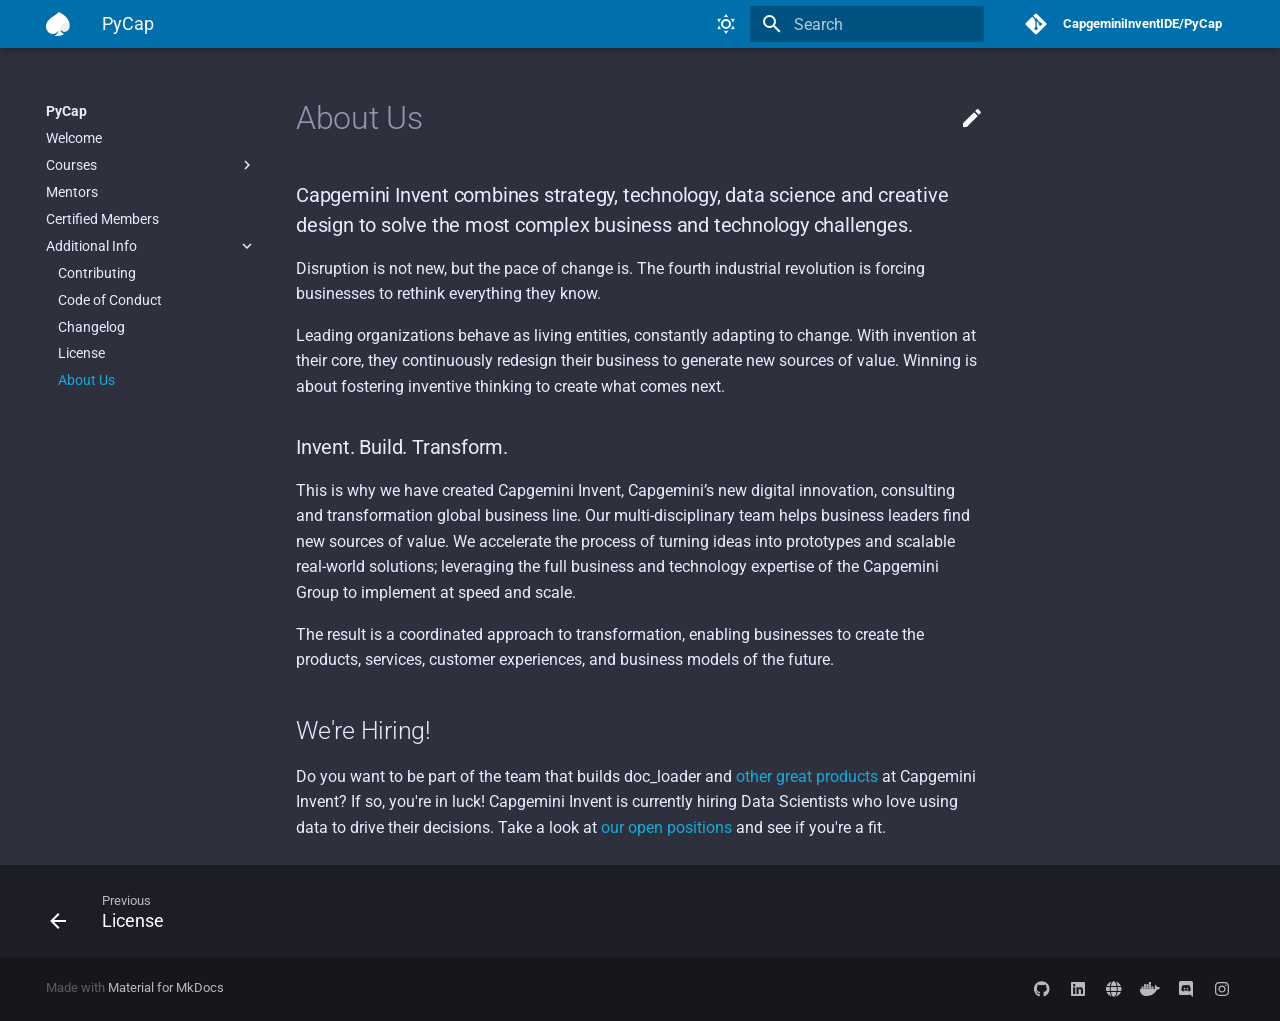
<file: about_us/index.html>
<!doctype html>
<html lang="en" class="no-js">
  <head>
    
      <meta charset="utf-8">
      <meta name="viewport" content="width=device-width,initial-scale=1">
      
        <meta name="description" content="Evolving repo of course material for the PyCap courses">
      
      
      
      
        <link rel="canonical" href="https://CapgeminiInventIDE.github.io/PyCap/about_us/">
      
      <link rel="shortcut icon" href="../assets/imgs/favicon.png">
      <meta name="generator" content="mkdocs-1.1.2, mkdocs-material-6.2.7">
    
    
      
        <title>About Us - PyCap</title>
      
    
    
      <link rel="stylesheet" href="../assets/stylesheets/main.cb6bc1d0.min.css">
      
        
        <link rel="stylesheet" href="../assets/stylesheets/palette.39b8e14a.min.css">
        
      
    
    
    
      
        
        <link rel="preconnect" href="https://fonts.gstatic.com" crossorigin>
        <link rel="stylesheet" href="https://fonts.googleapis.com/css?family=Roboto:300,400,400i,700%7CRoboto+Mono&display=fallback">
        <style>body,input{font-family:"Roboto",-apple-system,BlinkMacSystemFont,Helvetica,Arial,sans-serif}code,kbd,pre{font-family:"Roboto Mono",SFMono-Regular,Consolas,Menlo,monospace}</style>
      
    
    
    
      <link rel="stylesheet" href="../assets/css/styles.css">
    
    
      
    
    


  

<meta property="og:type" content="website" />
<meta property="og:title" content="PyCap - About Us" />
<meta property="og:description" content="Evolving repo of course material for the PyCap courses" />
<meta property="og:url" content="https://CapgeminiInventIDE.github.io/PyCap/about_us/" />
<meta property="og:image" content="https://upload.wikimedia.org/wikipedia/commons/thumb/9/9d/Capgemini_201x_logo.svg/1280px-Capgemini_201x_logo.svg.png" />
<meta property="og:image:type" content="image/png" />
<meta property="og:image:width" content="1280" />
<meta property="og:image:height" content="299" />

  </head>
  
  
    
    
    
    
    
    <body dir="ltr" data-md-color-scheme="capgemini" data-md-color-primary="" data-md-color-accent="">
      
  
    
    <input class="md-toggle" data-md-toggle="drawer" type="checkbox" id="__drawer" autocomplete="off">
    <input class="md-toggle" data-md-toggle="search" type="checkbox" id="__search" autocomplete="off">
    <label class="md-overlay" for="__drawer"></label>
    <div data-md-component="skip">
      
        
        <a href="#about-us" class="md-skip">
          Skip to content
        </a>
      
    </div>
    <div data-md-component="announce">
      
    </div>
    
      <header class="md-header" data-md-component="header">
    <nav class="md-header-nav md-grid" aria-label="Header">
        <a href="https://CapgeminiInventIDE.github.io/PyCap" title="PyCap"
            class="md-header-nav__button md-logo" aria-label="PyCap">
            
  <img src="../assets/imgs/index.png" alt="logo">

        </a>
        <label class="md-header-nav__button md-icon" for="__drawer">
            <svg xmlns="http://www.w3.org/2000/svg" viewBox="0 0 24 24"><path d="M3 6h18v2H3V6m0 5h18v2H3v-2m0 5h18v2H3v-2z"/></svg>
        </label>
        <div class="md-header-nav__title" data-md-component="header-title">
            
            <div class="md-header-nav__ellipsis">
                <span class="md-header-nav__topic md-ellipsis">
                    PyCap
                </span>
                <span class="md-header-nav__topic md-ellipsis">
                    
                    About Us
                    
                </span>
            </div>
            
        </div>
        <div class="md-header-nav__options">
            <button class="md-header-nav__button md-icon" title="Switch to light mode" aria-label="Switch to light mode"
                data-md-color-scheme="capgemini" data-md-state="visible">
                <!-- <div class="md-source__icon md-icon"> -->
                
                <svg xmlns="http://www.w3.org/2000/svg" viewBox="0 0 24 24"><path d="M12 7a5 5 0 015 5 5 5 0 01-5 5 5 5 0 01-5-5 5 5 0 015-5m0 2a3 3 0 00-3 3 3 3 0 003 3 3 3 0 003-3 3 3 0 00-3-3m0-7l2.39 3.42C13.65 5.15 12.84 5 12 5c-.84 0-1.65.15-2.39.42L12 2M3.34 7l4.16-.35A7.2 7.2 0 005.94 8.5c-.44.74-.69 1.5-.83 2.29L3.34 7m.02 10l1.76-3.77a7.131 7.131 0 002.38 4.14L3.36 17M20.65 7l-1.77 3.79a7.023 7.023 0 00-2.38-4.15l4.15.36m-.01 10l-4.14.36c.59-.51 1.12-1.14 1.54-1.86.42-.73.69-1.5.83-2.29L20.64 17M12 22l-2.41-3.44c.74.27 1.55.44 2.41.44.82 0 1.63-.17 2.37-.44L12 22z"/></svg>
                <!-- </div> -->
            </button>
            <button class="md-header-nav__button md-icon" title="Switch to dark mode" aria-label="Switch to dark mode"
                data-md-color-scheme="slate" data-md-state="hidden">
                
                <svg xmlns="http://www.w3.org/2000/svg" viewBox="0 0 24 24"><path d="M17.75 4.09l-2.53 1.94.91 3.06-2.63-1.81-2.63 1.81.91-3.06-2.53-1.94L12.44 4l1.06-3 1.06 3 3.19.09m3.5 6.91l-1.64 1.25.59 1.98-1.7-1.17-1.7 1.17.59-1.98L15.75 11l2.06-.05L18.5 9l.69 1.95 2.06.05m-2.28 4.95c.83-.08 1.72 1.1 1.19 1.85-.32.45-.66.87-1.08 1.27C15.17 23 8.84 23 4.94 19.07c-3.91-3.9-3.91-10.24 0-14.14.4-.4.82-.76 1.27-1.08.75-.53 1.93.36 1.85 1.19-.27 2.86.69 5.83 2.89 8.02a9.96 9.96 0 008.02 2.89m-1.64 2.02a12.08 12.08 0 01-7.8-3.47c-2.17-2.19-3.33-5-3.49-7.82-2.81 3.14-2.7 7.96.31 10.98 3.02 3.01 7.84 3.12 10.98.31z"/></svg>
            </button>

        </div>
        
        <label class="md-header-nav__button md-icon" for="__search">
            <svg xmlns="http://www.w3.org/2000/svg" viewBox="0 0 24 24"><path d="M9.5 3A6.5 6.5 0 0116 9.5c0 1.61-.59 3.09-1.56 4.23l.27.27h.79l5 5-1.5 1.5-5-5v-.79l-.27-.27A6.516 6.516 0 019.5 16 6.5 6.5 0 013 9.5 6.5 6.5 0 019.5 3m0 2C7 5 5 7 5 9.5S7 14 9.5 14 14 12 14 9.5 12 5 9.5 5z"/></svg>
        </label>
        
<div class="md-search" data-md-component="search" role="dialog">
  <label class="md-search__overlay" for="__search"></label>
  <div class="md-search__inner" role="search">
    <form class="md-search__form" name="search">
      <input type="text" class="md-search__input" name="query" aria-label="Search" placeholder="Search" autocapitalize="off" autocorrect="off" autocomplete="off" spellcheck="false" data-md-component="search-query" data-md-state="active" required>
      <label class="md-search__icon md-icon" for="__search">
        <svg xmlns="http://www.w3.org/2000/svg" viewBox="0 0 24 24"><path d="M9.5 3A6.5 6.5 0 0116 9.5c0 1.61-.59 3.09-1.56 4.23l.27.27h.79l5 5-1.5 1.5-5-5v-.79l-.27-.27A6.516 6.516 0 019.5 16 6.5 6.5 0 013 9.5 6.5 6.5 0 019.5 3m0 2C7 5 5 7 5 9.5S7 14 9.5 14 14 12 14 9.5 12 5 9.5 5z"/></svg>
        <svg xmlns="http://www.w3.org/2000/svg" viewBox="0 0 24 24"><path d="M20 11v2H8l5.5 5.5-1.42 1.42L4.16 12l7.92-7.92L13.5 5.5 8 11h12z"/></svg>
      </label>
      <button type="reset" class="md-search__icon md-icon" aria-label="Clear" data-md-component="search-reset" tabindex="-1">
        <svg xmlns="http://www.w3.org/2000/svg" viewBox="0 0 24 24"><path d="M19 6.41L17.59 5 12 10.59 6.41 5 5 6.41 10.59 12 5 17.59 6.41 19 12 13.41 17.59 19 19 17.59 13.41 12 19 6.41z"/></svg>
      </button>
    </form>
    <div class="md-search__output">
      <div class="md-search__scrollwrap" data-md-scrollfix>
        <div class="md-search-result" data-md-component="search-result">
          <div class="md-search-result__meta">
            Initializing search
          </div>
          <ol class="md-search-result__list"></ol>
        </div>
      </div>
    </div>
  </div>
</div>
        
        
        <div class="md-header-nav__source">
            
<a href="https://github.com/CapgeminiInventIDE/PyCap/" title="Go to repository" class="md-source">
  <div class="md-source__icon md-icon">
    
    <svg xmlns="http://www.w3.org/2000/svg" viewBox="0 0 448 512"><path d="M439.55 236.05L244 40.45a28.87 28.87 0 00-40.81 0l-40.66 40.63 51.52 51.52c27.06-9.14 52.68 16.77 43.39 43.68l49.66 49.66c34.23-11.8 61.18 31 35.47 56.69-26.49 26.49-70.21-2.87-56-37.34L240.22 199v121.85c25.3 12.54 22.26 41.85 9.08 55a34.34 34.34 0 01-48.55 0c-17.57-17.6-11.07-46.91 11.25-56v-123c-20.8-8.51-24.6-30.74-18.64-45L142.57 101 8.45 235.14a28.86 28.86 0 000 40.81l195.61 195.6a28.86 28.86 0 0040.8 0l194.69-194.69a28.86 28.86 0 000-40.81z"/></svg>
  </div>
  <div class="md-source__repository">
    CapgeminiInventIDE/PyCap
  </div>
</a>
        </div>
        
    </nav>
</header>
    
    <div class="md-container" data-md-component="container">
      
      
        
      
      <main class="md-main" data-md-component="main">
        <div class="md-main__inner md-grid">
          
            
              
              <div class="md-sidebar md-sidebar--primary" data-md-component="navigation" >
                <div class="md-sidebar__scrollwrap">
                  <div class="md-sidebar__inner">
                    




<nav class="md-nav md-nav--primary" aria-label="Navigation" data-md-level="0">
  <label class="md-nav__title" for="__drawer">
    <a href="https://CapgeminiInventIDE.github.io/PyCap" title="PyCap" class="md-nav__button md-logo" aria-label="PyCap">
      
  <img src="../assets/imgs/index.png" alt="logo">

    </a>
    PyCap
  </label>
  
    <div class="md-nav__source">
      
<a href="https://github.com/CapgeminiInventIDE/PyCap/" title="Go to repository" class="md-source">
  <div class="md-source__icon md-icon">
    
    <svg xmlns="http://www.w3.org/2000/svg" viewBox="0 0 448 512"><path d="M439.55 236.05L244 40.45a28.87 28.87 0 00-40.81 0l-40.66 40.63 51.52 51.52c27.06-9.14 52.68 16.77 43.39 43.68l49.66 49.66c34.23-11.8 61.18 31 35.47 56.69-26.49 26.49-70.21-2.87-56-37.34L240.22 199v121.85c25.3 12.54 22.26 41.85 9.08 55a34.34 34.34 0 01-48.55 0c-17.57-17.6-11.07-46.91 11.25-56v-123c-20.8-8.51-24.6-30.74-18.64-45L142.57 101 8.45 235.14a28.86 28.86 0 000 40.81l195.61 195.6a28.86 28.86 0 0040.8 0l194.69-194.69a28.86 28.86 0 000-40.81z"/></svg>
  </div>
  <div class="md-source__repository">
    CapgeminiInventIDE/PyCap
  </div>
</a>
    </div>
  
  <ul class="md-nav__list" data-md-scrollfix>
    
      
      
      

  
  
  
    <li class="md-nav__item">
      <a href=".." class="md-nav__link">
        Welcome
      </a>
    </li>
  

    
      
      
      

  
  
  
    
    <li class="md-nav__item md-nav__item--nested">
      
      
        <input class="md-nav__toggle md-toggle" data-md-toggle="nav-2" type="checkbox" id="nav-2" >
      
      <label class="md-nav__link" for="nav-2">
        Courses
        <span class="md-nav__icon md-icon"></span>
      </label>
      <nav class="md-nav" aria-label="Courses" data-md-level="1">
        <label class="md-nav__title" for="nav-2">
          <span class="md-nav__icon md-icon"></span>
          Courses
        </label>
        <ul class="md-nav__list" data-md-scrollfix>
          
          
            
  
  
  
    
    <li class="md-nav__item md-nav__item--nested">
      
      
        <input class="md-nav__toggle md-toggle" data-md-toggle="nav-2-1" type="checkbox" id="nav-2-1" >
      
      <label class="md-nav__link" for="nav-2-1">
        Introduction To Python
        <span class="md-nav__icon md-icon"></span>
      </label>
      <nav class="md-nav" aria-label="Introduction To Python" data-md-level="2">
        <label class="md-nav__title" for="nav-2-1">
          <span class="md-nav__icon md-icon"></span>
          Introduction To Python
        </label>
        <ul class="md-nav__list" data-md-scrollfix>
          
          
            
  
  
  
    <li class="md-nav__item">
      <a href="../intro-to-python/summary/" class="md-nav__link">
        Summary
      </a>
    </li>
  

          
            
  
  
  
    
    <li class="md-nav__item md-nav__item--nested">
      
      
        <input class="md-nav__toggle md-toggle" data-md-toggle="nav-2-1-2" type="checkbox" id="nav-2-1-2" >
      
      <label class="md-nav__link" for="nav-2-1-2">
        Project
        <span class="md-nav__icon md-icon"></span>
      </label>
      <nav class="md-nav" aria-label="Project" data-md-level="3">
        <label class="md-nav__title" for="nav-2-1-2">
          <span class="md-nav__icon md-icon"></span>
          Project
        </label>
        <ul class="md-nav__list" data-md-scrollfix>
          
          
            
  
  
  
    <li class="md-nav__item">
      <a href="../intro-to-python/project/tasks/" class="md-nav__link">
        Tasks
      </a>
    </li>
  

          
        </ul>
      </nav>
    </li>
  

          
            
  
  
  
    
    <li class="md-nav__item md-nav__item--nested">
      
      
        <input class="md-nav__toggle md-toggle" data-md-toggle="nav-2-1-3" type="checkbox" id="nav-2-1-3" >
      
      <label class="md-nav__link" for="nav-2-1-3">
        Week 1
        <span class="md-nav__icon md-icon"></span>
      </label>
      <nav class="md-nav" aria-label="Week 1" data-md-level="3">
        <label class="md-nav__title" for="nav-2-1-3">
          <span class="md-nav__icon md-icon"></span>
          Week 1
        </label>
        <ul class="md-nav__list" data-md-scrollfix>
          
          
            
  
  
  
    <li class="md-nav__item">
      <a href="../intro-to-python/week-1.0/" class="md-nav__link">
        Data Structures
      </a>
    </li>
  

          
            
  
  
  
    <li class="md-nav__item">
      <a href="../intro-to-python/week-1.1/" class="md-nav__link">
        Functions
      </a>
    </li>
  

          
            
  
  
  
    <li class="md-nav__item">
      <a href="../intro-to-python/week-1.2/" class="md-nav__link">
        Control Flow
      </a>
    </li>
  

          
        </ul>
      </nav>
    </li>
  

          
            
  
  
  
    
    <li class="md-nav__item md-nav__item--nested">
      
      
        <input class="md-nav__toggle md-toggle" data-md-toggle="nav-2-1-4" type="checkbox" id="nav-2-1-4" >
      
      <label class="md-nav__link" for="nav-2-1-4">
        Week 2
        <span class="md-nav__icon md-icon"></span>
      </label>
      <nav class="md-nav" aria-label="Week 2" data-md-level="3">
        <label class="md-nav__title" for="nav-2-1-4">
          <span class="md-nav__icon md-icon"></span>
          Week 2
        </label>
        <ul class="md-nav__list" data-md-scrollfix>
          
          
            
  
  
  
    <li class="md-nav__item">
      <a href="../intro-to-python/week-2.0/" class="md-nav__link">
        Using User Defined, Internal and External Libraries
      </a>
    </li>
  

          
            
  
  
  
    <li class="md-nav__item">
      <a href="../intro-to-python/week-2.1/" class="md-nav__link">
        Object Oriented Programming
      </a>
    </li>
  

          
            
  
  
  
    <li class="md-nav__item">
      <a href="../intro-to-python/week-2.2/" class="md-nav__link">
        Input/Output
      </a>
    </li>
  

          
        </ul>
      </nav>
    </li>
  

          
            
  
  
  
    
    <li class="md-nav__item md-nav__item--nested">
      
      
        <input class="md-nav__toggle md-toggle" data-md-toggle="nav-2-1-5" type="checkbox" id="nav-2-1-5" >
      
      <label class="md-nav__link" for="nav-2-1-5">
        Week 3
        <span class="md-nav__icon md-icon"></span>
      </label>
      <nav class="md-nav" aria-label="Week 3" data-md-level="3">
        <label class="md-nav__title" for="nav-2-1-5">
          <span class="md-nav__icon md-icon"></span>
          Week 3
        </label>
        <ul class="md-nav__list" data-md-scrollfix>
          
          
            
  
  
  
    <li class="md-nav__item">
      <a href="../intro-to-python/week-3.0/" class="md-nav__link">
        Workflow - Unit Testing
      </a>
    </li>
  

          
            
  
  
  
    <li class="md-nav__item">
      <a href="../intro-to-python/week-3.1/" class="md-nav__link">
        Workflow - Formatting
      </a>
    </li>
  

          
            
  
  
  
    <li class="md-nav__item">
      <a href="../intro-to-python/week-3.2/" class="md-nav__link">
        Workflow - Type Hints
      </a>
    </li>
  

          
        </ul>
      </nav>
    </li>
  

          
            
  
  
  
    
    <li class="md-nav__item md-nav__item--nested">
      
      
        <input class="md-nav__toggle md-toggle" data-md-toggle="nav-2-1-6" type="checkbox" id="nav-2-1-6" >
      
      <label class="md-nav__link" for="nav-2-1-6">
        Week 4
        <span class="md-nav__icon md-icon"></span>
      </label>
      <nav class="md-nav" aria-label="Week 4" data-md-level="3">
        <label class="md-nav__title" for="nav-2-1-6">
          <span class="md-nav__icon md-icon"></span>
          Week 4
        </label>
        <ul class="md-nav__list" data-md-scrollfix>
          
          
            
  
  
  
    <li class="md-nav__item">
      <a href="../intro-to-python/week-4.0/" class="md-nav__link">
        Handling Errors
      </a>
    </li>
  

          
            
  
  
  
    <li class="md-nav__item">
      <a href="../intro-to-python/week-4.1/" class="md-nav__link">
        Building Commandline Applications
      </a>
    </li>
  

          
        </ul>
      </nav>
    </li>
  

          
            
  
  
  
    
    <li class="md-nav__item md-nav__item--nested">
      
      
        <input class="md-nav__toggle md-toggle" data-md-toggle="nav-2-1-7" type="checkbox" id="nav-2-1-7" >
      
      <label class="md-nav__link" for="nav-2-1-7">
        Week 5
        <span class="md-nav__icon md-icon"></span>
      </label>
      <nav class="md-nav" aria-label="Week 5" data-md-level="3">
        <label class="md-nav__title" for="nav-2-1-7">
          <span class="md-nav__icon md-icon"></span>
          Week 5
        </label>
        <ul class="md-nav__list" data-md-scrollfix>
          
          
            
  
  
  
    <li class="md-nav__item">
      <a href="../intro-to-python/week-5.0/" class="md-nav__link">
        Workflow - Version Control
      </a>
    </li>
  

          
            
  
  
  
    <li class="md-nav__item">
      <a href="../intro-to-python/week-5.1/" class="md-nav__link">
        Building an Open Source Application
      </a>
    </li>
  

          
        </ul>
      </nav>
    </li>
  

          
            
  
  
  
    
    <li class="md-nav__item md-nav__item--nested">
      
      
        <input class="md-nav__toggle md-toggle" data-md-toggle="nav-2-1-8" type="checkbox" id="nav-2-1-8" >
      
      <label class="md-nav__link" for="nav-2-1-8">
        Capstone Projects
        <span class="md-nav__icon md-icon"></span>
      </label>
      <nav class="md-nav" aria-label="Capstone Projects" data-md-level="3">
        <label class="md-nav__title" for="nav-2-1-8">
          <span class="md-nav__icon md-icon"></span>
          Capstone Projects
        </label>
        <ul class="md-nav__list" data-md-scrollfix>
          
          
            
  
  
  
    <li class="md-nav__item">
      <a href="../intro-to-python/capstone/intro/" class="md-nav__link">
        Introduction
      </a>
    </li>
  

          
            
  
  
  
    <li class="md-nav__item">
      <a href="../intro-to-python/capstone/board_game/" class="md-nav__link">
        Board game emulation
      </a>
    </li>
  

          
            
  
  
  
    <li class="md-nav__item">
      <a href="../intro-to-python/capstone/external_apis/" class="md-nav__link">
        Interacting with external API's
      </a>
    </li>
  

          
            
  
  
  
    <li class="md-nav__item">
      <a href="../intro-to-python/capstone/secrets/" class="md-nav__link">
        Encryption and secrets manager
      </a>
    </li>
  

          
            
  
  
  
    <li class="md-nav__item">
      <a href="../intro-to-python/capstone/todo_list/" class="md-nav__link">
        Building a TODO list
      </a>
    </li>
  

          
            
  
  
  
    <li class="md-nav__item">
      <a href="../intro-to-python/capstone/web_scraping/" class="md-nav__link">
        Scraping the web for data
      </a>
    </li>
  

          
            
  
  
  
    <li class="md-nav__item">
      <a href="../intro-to-python/capstone/cap_search/" class="md-nav__link">
        Building a basic search engine
      </a>
    </li>
  

          
        </ul>
      </nav>
    </li>
  

          
        </ul>
      </nav>
    </li>
  

          
        </ul>
      </nav>
    </li>
  

    
      
      
      

  
  
  
    <li class="md-nav__item">
      <a href="../mentors/" class="md-nav__link">
        Mentors
      </a>
    </li>
  

    
      
      
      

  
  
  
    <li class="md-nav__item">
      <a href="../certified/" class="md-nav__link">
        Certified Members
      </a>
    </li>
  

    
      
      
      

  
  
    
  
  
    
    <li class="md-nav__item md-nav__item--active md-nav__item--nested">
      
      
        <input class="md-nav__toggle md-toggle" data-md-toggle="nav-5" type="checkbox" id="nav-5" checked>
      
      <label class="md-nav__link" for="nav-5">
        Additional Info
        <span class="md-nav__icon md-icon"></span>
      </label>
      <nav class="md-nav" aria-label="Additional Info" data-md-level="1">
        <label class="md-nav__title" for="nav-5">
          <span class="md-nav__icon md-icon"></span>
          Additional Info
        </label>
        <ul class="md-nav__list" data-md-scrollfix>
          
          
            
  
  
  
    <li class="md-nav__item">
      <a href="../contributing/" class="md-nav__link">
        Contributing
      </a>
    </li>
  

          
            
  
  
  
    <li class="md-nav__item">
      <a href="../code_of_conduct/" class="md-nav__link">
        Code of Conduct
      </a>
    </li>
  

          
            
  
  
  
    <li class="md-nav__item">
      <a href="../changelog/" class="md-nav__link">
        Changelog
      </a>
    </li>
  

          
            
  
  
  
    <li class="md-nav__item">
      <a href="../license/" class="md-nav__link">
        License
      </a>
    </li>
  

          
            
  
  
    
  
  
    <li class="md-nav__item md-nav__item--active">
      
      <input class="md-nav__toggle md-toggle" data-md-toggle="toc" type="checkbox" id="__toc">
      
        
      
      
        <label class="md-nav__link md-nav__link--active" for="__toc">
          About Us
          <span class="md-nav__icon md-icon"></span>
        </label>
      
      <a href="./" class="md-nav__link md-nav__link--active">
        About Us
      </a>
      
        <!--
Copyright (c) 2016-2020 Martin Donath <martin.donath@squidfunk.com>
    Permission is hereby granted, free of charge, to any person obtaining a copy
    of this software and associated documentation files (the "Software"), to
    deal in the Software without restriction, including without limitation the
    rights to use, copy, modify, merge, publish, distribute, sublicense, and/or
    sell copies of the Software, and to permit persons to whom the Software is
    furnished to do so, subject to the following conditions:
    The above copyright notice and this permission notice shall be included in
    all copies or substantial portions of the Software.
    THE SOFTWARE IS PROVIDED "AS IS", WITHOUT WARRANTY OF ANY KIND, EXPRESS OR
    IMPLIED, INCLUDING BUT NOT LIMITED TO THE WARRANTIES OF MERCHANTABILITY,
    FITNESS FOR A PARTICULAR PURPOSE AND NON-INFRINGEMENT. IN NO EVENT SHALL THE
    AUTHORS OR COPYRIGHT HOLDERS BE LIABLE FOR ANY CLAIM, DAMAGES OR OTHER
    LIABILITY, WHETHER IN AN ACTION OF CONTRACT, TORT OR OTHERWISE, ARISING
    FROM, OUT OF OR IN CONNECTION WITH THE SOFTWARE OR THE USE OR OTHER DEALINGS
    IN THE SOFTWARE.
    -->

    

    
      
    </li>
  

          
        </ul>
      </nav>
    </li>
  

    
  </ul>
</nav>
                  </div>
                </div>
              </div>
            
            
              
              <div class="md-sidebar md-sidebar--secondary" data-md-component="toc" >
                <div class="md-sidebar__scrollwrap">
                  <div class="md-sidebar__inner">
                    <!--
Copyright (c) 2016-2020 Martin Donath <martin.donath@squidfunk.com>
    Permission is hereby granted, free of charge, to any person obtaining a copy
    of this software and associated documentation files (the "Software"), to
    deal in the Software without restriction, including without limitation the
    rights to use, copy, modify, merge, publish, distribute, sublicense, and/or
    sell copies of the Software, and to permit persons to whom the Software is
    furnished to do so, subject to the following conditions:
    The above copyright notice and this permission notice shall be included in
    all copies or substantial portions of the Software.
    THE SOFTWARE IS PROVIDED "AS IS", WITHOUT WARRANTY OF ANY KIND, EXPRESS OR
    IMPLIED, INCLUDING BUT NOT LIMITED TO THE WARRANTIES OF MERCHANTABILITY,
    FITNESS FOR A PARTICULAR PURPOSE AND NON-INFRINGEMENT. IN NO EVENT SHALL THE
    AUTHORS OR COPYRIGHT HOLDERS BE LIABLE FOR ANY CLAIM, DAMAGES OR OTHER
    LIABILITY, WHETHER IN AN ACTION OF CONTRACT, TORT OR OTHERWISE, ARISING
    FROM, OUT OF OR IN CONNECTION WITH THE SOFTWARE OR THE USE OR OTHER DEALINGS
    IN THE SOFTWARE.
    -->

    

    
                  </div>
                </div>
              </div>
            
          
          <div class="md-content">
            <article class="md-content__inner md-typeset">
              
                
                  <a href="https://github.com/CapgeminiInventIDE/PyCap/edit/main/docs/about_us.md" title="Edit this page" class="md-content__button md-icon">
                    <svg xmlns="http://www.w3.org/2000/svg" viewBox="0 0 24 24"><path d="M20.71 7.04c.39-.39.39-1.04 0-1.41l-2.34-2.34c-.37-.39-1.02-.39-1.41 0l-1.84 1.83 3.75 3.75M3 17.25V21h3.75L17.81 9.93l-3.75-3.75L3 17.25z"/></svg>
                  </a>
                
                
                <h1 id="about-us">About Us<a class="headerlink" href="#about-us" title="Permanent link">¤</a></h1>
<h3 id="capgemini-invent-combines-strategy-technology-data-science-and-creative-design-to-solve-the-most-complex-business-and-technology-challenges">Capgemini Invent combines strategy, technology, data science and creative design to solve the most complex business and technology challenges.<a class="headerlink" href="#capgemini-invent-combines-strategy-technology-data-science-and-creative-design-to-solve-the-most-complex-business-and-technology-challenges" title="Permanent link">¤</a></h3>
<p>Disruption is not new, but the pace of change is. The fourth industrial revolution is forcing businesses to rethink everything they know.</p>
<p>Leading organizations behave as living entities, constantly adapting to change. With invention at their core, they continuously redesign their business to generate new sources of value. Winning is about fostering inventive thinking to create what comes next.</p>
<h3 id="invent-build-transform">Invent. Build. Transform.<a class="headerlink" href="#invent-build-transform" title="Permanent link">¤</a></h3>
<p>This is why we have created Capgemini Invent, Capgemini’s new digital innovation, consulting and transformation global business line. Our multi-disciplinary team helps business leaders find new sources of value. We accelerate the process of turning ideas into prototypes and scalable real-world solutions; leveraging the full business and technology expertise of the Capgemini Group to implement at speed and scale.</p>
<p>The result is a coordinated approach to transformation, enabling businesses to create the products, services, customer experiences, and business models of the future.</p>
<h2 id="were-hiring">We're Hiring!<a class="headerlink" href="#were-hiring" title="Permanent link">¤</a></h2>
<p>Do you want to be part of the team that builds doc_loader and <a href="https://github.com/CapgeminiInventIDE">other great products</a> at Capgemini Invent? If so, you're in luck! Capgemini Invent is currently hiring Data Scientists who love using data to drive their decisions. Take a look at <a href="https://www.capgemini.com/careers/job-search/?search_term=capgemini+invent">our open positions</a> and see if you're a fit.</p>
                
                  
                
              
              
                


              
            </article>
          </div>
        </div>
      </main>
      
        
<footer class="md-footer">
  
    <div class="md-footer-nav">
      <nav class="md-footer-nav__inner md-grid" aria-label="Footer">
        
          <a href="../license/" class="md-footer-nav__link md-footer-nav__link--prev" rel="prev">
            <div class="md-footer-nav__button md-icon">
              <svg xmlns="http://www.w3.org/2000/svg" viewBox="0 0 24 24"><path d="M20 11v2H8l5.5 5.5-1.42 1.42L4.16 12l7.92-7.92L13.5 5.5 8 11h12z"/></svg>
            </div>
            <div class="md-footer-nav__title">
              <div class="md-ellipsis">
                <span class="md-footer-nav__direction">
                  Previous
                </span>
                License
              </div>
            </div>
          </a>
        
        
      </nav>
    </div>
  
  <div class="md-footer-meta md-typeset">
    <div class="md-footer-meta__inner md-grid">
      <div class="md-footer-copyright">
        
        Made with
        <a href="https://squidfunk.github.io/mkdocs-material/" target="_blank" rel="noopener">
          Material for MkDocs
        </a>
      </div>
      
  <div class="md-footer-social">
    
      
      
        
        
      
      <a href="https://github.com/CapgeminiInventIDE" target="_blank" rel="noopener" title="github.com" class="md-footer-social__link">
        <svg xmlns="http://www.w3.org/2000/svg" viewBox="0 0 496 512"><path d="M165.9 397.4c0 2-2.3 3.6-5.2 3.6-3.3.3-5.6-1.3-5.6-3.6 0-2 2.3-3.6 5.2-3.6 3-.3 5.6 1.3 5.6 3.6zm-31.1-4.5c-.7 2 1.3 4.3 4.3 4.9 2.6 1 5.6 0 6.2-2s-1.3-4.3-4.3-5.2c-2.6-.7-5.5.3-6.2 2.3zm44.2-1.7c-2.9.7-4.9 2.6-4.6 4.9.3 2 2.9 3.3 5.9 2.6 2.9-.7 4.9-2.6 4.6-4.6-.3-1.9-3-3.2-5.9-2.9zM244.8 8C106.1 8 0 113.3 0 252c0 110.9 69.8 205.8 169.5 239.2 12.8 2.3 17.3-5.6 17.3-12.1 0-6.2-.3-40.4-.3-61.4 0 0-70 15-84.7-29.8 0 0-11.4-29.1-27.8-36.6 0 0-22.9-15.7 1.6-15.4 0 0 24.9 2 38.6 25.8 21.9 38.6 58.6 27.5 72.9 20.9 2.3-16 8.8-27.1 16-33.7-55.9-6.2-112.3-14.3-112.3-110.5 0-27.5 7.6-41.3 23.6-58.9-2.6-6.5-11.1-33.3 2.6-67.9 20.9-6.5 69 27 69 27 20-5.6 41.5-8.5 62.8-8.5s42.8 2.9 62.8 8.5c0 0 48.1-33.6 69-27 13.7 34.7 5.2 61.4 2.6 67.9 16 17.7 25.8 31.5 25.8 58.9 0 96.5-58.9 104.2-114.8 110.5 9.2 7.9 17 22.9 17 46.4 0 33.7-.3 75.4-.3 83.6 0 6.5 4.6 14.4 17.3 12.1C428.2 457.8 496 362.9 496 252 496 113.3 383.5 8 244.8 8zM97.2 352.9c-1.3 1-1 3.3.7 5.2 1.6 1.6 3.9 2.3 5.2 1 1.3-1 1-3.3-.7-5.2-1.6-1.6-3.9-2.3-5.2-1zm-10.8-8.1c-.7 1.3.3 2.9 2.3 3.9 1.6 1 3.6.7 4.3-.7.7-1.3-.3-2.9-2.3-3.9-2-.6-3.6-.3-4.3.7zm32.4 35.6c-1.6 1.3-1 4.3 1.3 6.2 2.3 2.3 5.2 2.6 6.5 1 1.3-1.3.7-4.3-1.3-6.2-2.2-2.3-5.2-2.6-6.5-1zm-11.4-14.7c-1.6 1-1.6 3.6 0 5.9 1.6 2.3 4.3 3.3 5.6 2.3 1.6-1.3 1.6-3.9 0-6.2-1.4-2.3-4-3.3-5.6-2z"/></svg>
      </a>
    
      
      
        
        
      
      <a href="https://www.linkedin.com/company/capgemini-invent" target="_blank" rel="noopener" title="www.linkedin.com" class="md-footer-social__link">
        <svg xmlns="http://www.w3.org/2000/svg" viewBox="0 0 448 512"><path d="M416 32H31.9C14.3 32 0 46.5 0 64.3v383.4C0 465.5 14.3 480 31.9 480H416c17.6 0 32-14.5 32-32.3V64.3c0-17.8-14.4-32.3-32-32.3zM135.4 416H69V202.2h66.5V416zm-33.2-243c-21.3 0-38.5-17.3-38.5-38.5S80.9 96 102.2 96c21.2 0 38.5 17.3 38.5 38.5 0 21.3-17.2 38.5-38.5 38.5zm282.1 243h-66.4V312c0-24.8-.5-56.7-34.5-56.7-34.6 0-39.9 27-39.9 54.9V416h-66.4V202.2h63.7v29.2h.9c8.9-16.8 30.6-34.5 62.9-34.5 67.2 0 79.7 44.3 79.7 101.9V416z"/></svg>
      </a>
    
      
      
        
        
      
      <a href="https://www.capgemini.com/service/invent/" target="_blank" rel="noopener" title="www.capgemini.com" class="md-footer-social__link">
        <svg xmlns="http://www.w3.org/2000/svg" viewBox="0 0 496 512"><path d="M336.5 160C322 70.7 287.8 8 248 8s-74 62.7-88.5 152h177zM152 256c0 22.2 1.2 43.5 3.3 64h185.3c2.1-20.5 3.3-41.8 3.3-64s-1.2-43.5-3.3-64H155.3c-2.1 20.5-3.3 41.8-3.3 64zm324.7-96c-28.6-67.9-86.5-120.4-158-141.6 24.4 33.8 41.2 84.7 50 141.6h108zM177.2 18.4C105.8 39.6 47.8 92.1 19.3 160h108c8.7-56.9 25.5-107.8 49.9-141.6zM487.4 192H372.7c2.1 21 3.3 42.5 3.3 64s-1.2 43-3.3 64h114.6c5.5-20.5 8.6-41.8 8.6-64s-3.1-43.5-8.5-64zM120 256c0-21.5 1.2-43 3.3-64H8.6C3.2 212.5 0 233.8 0 256s3.2 43.5 8.6 64h114.6c-2-21-3.2-42.5-3.2-64zm39.5 96c14.5 89.3 48.7 152 88.5 152s74-62.7 88.5-152h-177zm159.3 141.6c71.4-21.2 129.4-73.7 158-141.6h-108c-8.8 56.9-25.6 107.8-50 141.6zM19.3 352c28.6 67.9 86.5 120.4 158 141.6-24.4-33.8-41.2-84.7-50-141.6h-108z"/></svg>
      </a>
    
      
      
        
        
      
      <a href="https://hub.docker.com/orgs/capgeminiinventide" target="_blank" rel="noopener" title="hub.docker.com" class="md-footer-social__link">
        <svg xmlns="http://www.w3.org/2000/svg" viewBox="0 0 640 512"><path d="M349.9 236.3h-66.1v-59.4h66.1v59.4zm0-204.3h-66.1v60.7h66.1V32zm78.2 144.8H362v59.4h66.1v-59.4zm-156.3-72.1h-66.1v60.1h66.1v-60.1zm78.1 0h-66.1v60.1h66.1v-60.1zm276.8 100c-14.4-9.7-47.6-13.2-73.1-8.4-3.3-24-16.7-44.9-41.1-63.7l-14-9.3-9.3 14c-18.4 27.8-23.4 73.6-3.7 103.8-8.7 4.7-25.8 11.1-48.4 10.7H2.4c-8.7 50.8 5.8 116.8 44 162.1 37.1 43.9 92.7 66.2 165.4 66.2 157.4 0 273.9-72.5 328.4-204.2 21.4.4 67.6.1 91.3-45.2 1.5-2.5 6.6-13.2 8.5-17.1l-13.3-8.9zm-511.1-27.9h-66v59.4h66.1v-59.4zm78.1 0h-66.1v59.4h66.1v-59.4zm78.1 0h-66.1v59.4h66.1v-59.4zm-78.1-72.1h-66.1v60.1h66.1v-60.1z"/></svg>
      </a>
    
      
      
        
        
      
      <a href="https://discord.gg/rQcMtVE" target="_blank" rel="noopener" title="discord.gg" class="md-footer-social__link">
        <svg xmlns="http://www.w3.org/2000/svg" viewBox="0 0 448 512"><path d="M297.216 243.2c0 15.616-11.52 28.416-26.112 28.416-14.336 0-26.112-12.8-26.112-28.416s11.52-28.416 26.112-28.416c14.592 0 26.112 12.8 26.112 28.416zm-119.552-28.416c-14.592 0-26.112 12.8-26.112 28.416s11.776 28.416 26.112 28.416c14.592 0 26.112-12.8 26.112-28.416.256-15.616-11.52-28.416-26.112-28.416zM448 52.736V512c-64.494-56.994-43.868-38.128-118.784-107.776l13.568 47.36H52.48C23.552 451.584 0 428.032 0 398.848V52.736C0 23.552 23.552 0 52.48 0h343.04C424.448 0 448 23.552 448 52.736zm-72.96 242.688c0-82.432-36.864-149.248-36.864-149.248-36.864-27.648-71.936-26.88-71.936-26.88l-3.584 4.096c43.52 13.312 63.744 32.512 63.744 32.512-60.811-33.329-132.244-33.335-191.232-7.424-9.472 4.352-15.104 7.424-15.104 7.424s21.248-20.224 67.328-33.536l-2.56-3.072s-35.072-.768-71.936 26.88c0 0-36.864 66.816-36.864 149.248 0 0 21.504 37.12 78.08 38.912 0 0 9.472-11.52 17.152-21.248-32.512-9.728-44.8-30.208-44.8-30.208 3.766 2.636 9.976 6.053 10.496 6.4 43.21 24.198 104.588 32.126 159.744 8.96 8.96-3.328 18.944-8.192 29.44-15.104 0 0-12.8 20.992-46.336 30.464 7.68 9.728 16.896 20.736 16.896 20.736 56.576-1.792 78.336-38.912 78.336-38.912z"/></svg>
      </a>
    
      
      
        
        
      
      <a href="https://www.instagram.com/capgeminiinvent/" target="_blank" rel="noopener" title="www.instagram.com" class="md-footer-social__link">
        <svg xmlns="http://www.w3.org/2000/svg" viewBox="0 0 448 512"><path d="M224.1 141c-63.6 0-114.9 51.3-114.9 114.9s51.3 114.9 114.9 114.9S339 319.5 339 255.9 287.7 141 224.1 141zm0 189.6c-41.1 0-74.7-33.5-74.7-74.7s33.5-74.7 74.7-74.7 74.7 33.5 74.7 74.7-33.6 74.7-74.7 74.7zm146.4-194.3c0 14.9-12 26.8-26.8 26.8-14.9 0-26.8-12-26.8-26.8s12-26.8 26.8-26.8 26.8 12 26.8 26.8zm76.1 27.2c-1.7-35.9-9.9-67.7-36.2-93.9-26.2-26.2-58-34.4-93.9-36.2-37-2.1-147.9-2.1-184.9 0-35.8 1.7-67.6 9.9-93.9 36.1s-34.4 58-36.2 93.9c-2.1 37-2.1 147.9 0 184.9 1.7 35.9 9.9 67.7 36.2 93.9s58 34.4 93.9 36.2c37 2.1 147.9 2.1 184.9 0 35.9-1.7 67.7-9.9 93.9-36.2 26.2-26.2 34.4-58 36.2-93.9 2.1-37 2.1-147.8 0-184.8zM398.8 388c-7.8 19.6-22.9 34.7-42.6 42.6-29.5 11.7-99.5 9-132.1 9s-102.7 2.6-132.1-9c-19.6-7.8-34.7-22.9-42.6-42.6-11.7-29.5-9-99.5-9-132.1s-2.6-102.7 9-132.1c7.8-19.6 22.9-34.7 42.6-42.6 29.5-11.7 99.5-9 132.1-9s102.7-2.6 132.1 9c19.6 7.8 34.7 22.9 42.6 42.6 11.7 29.5 9 99.5 9 132.1s2.7 102.7-9 132.1z"/></svg>
      </a>
    
  </div>

    </div>
  </div>
</footer>
      
    </div>
    
      <script src="../assets/javascripts/vendor.53cc9318.min.js"></script>
      <script src="../assets/javascripts/bundle.e9c9f54f.min.js"></script><script id="__lang" type="application/json">{"clipboard.copy": "Copy to clipboard", "clipboard.copied": "Copied to clipboard", "search.config.lang": "en", "search.config.pipeline": "trimmer, stopWordFilter", "search.config.separator": "[\\s\\-]+", "search.placeholder": "Search", "search.result.placeholder": "Type to start searching", "search.result.none": "No matching documents", "search.result.one": "1 matching document", "search.result.other": "# matching documents", "search.result.more.one": "1 more on this page", "search.result.more.other": "# more on this page", "search.result.term.missing": "Missing"}</script>
      
      <script>
        app = initialize({
          base: "..",
          features: [],
          search: Object.assign({
            worker: "../assets/javascripts/worker/search.9c0e82ba.min.js"
          }, typeof search !== "undefined" && search)
        })
      </script>
      
        <script src="../assets/js/theme.js"></script>
      
    
  </body>
</html>
</file>
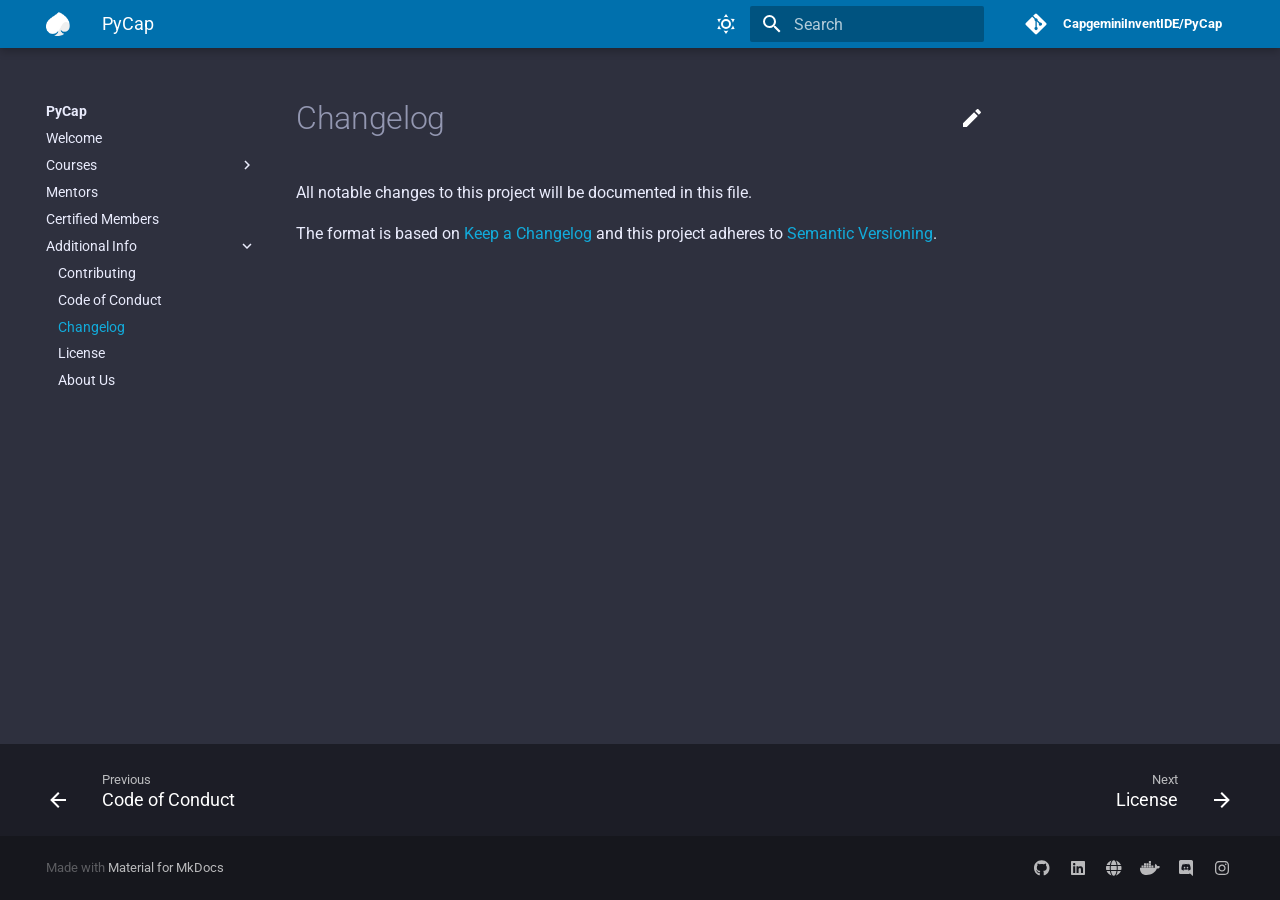
<file: changelog/index.html>
<!doctype html>
<html lang="en" class="no-js">
  <head>
    
      <meta charset="utf-8">
      <meta name="viewport" content="width=device-width,initial-scale=1">
      
        <meta name="description" content="Evolving repo of course material for the PyCap courses">
      
      
      
      
        <link rel="canonical" href="https://CapgeminiInventIDE.github.io/PyCap/changelog/">
      
      <link rel="shortcut icon" href="../assets/imgs/favicon.png">
      <meta name="generator" content="mkdocs-1.1.2, mkdocs-material-6.2.7">
    
    
      
        <title>Changelog - PyCap</title>
      
    
    
      <link rel="stylesheet" href="../assets/stylesheets/main.cb6bc1d0.min.css">
      
        
        <link rel="stylesheet" href="../assets/stylesheets/palette.39b8e14a.min.css">
        
      
    
    
    
      
        
        <link rel="preconnect" href="https://fonts.gstatic.com" crossorigin>
        <link rel="stylesheet" href="https://fonts.googleapis.com/css?family=Roboto:300,400,400i,700%7CRoboto+Mono&display=fallback">
        <style>body,input{font-family:"Roboto",-apple-system,BlinkMacSystemFont,Helvetica,Arial,sans-serif}code,kbd,pre{font-family:"Roboto Mono",SFMono-Regular,Consolas,Menlo,monospace}</style>
      
    
    
    
      <link rel="stylesheet" href="../assets/css/styles.css">
    
    
      
    
    


  

<meta property="og:type" content="website" />
<meta property="og:title" content="PyCap - Changelog" />
<meta property="og:description" content="Evolving repo of course material for the PyCap courses" />
<meta property="og:url" content="https://CapgeminiInventIDE.github.io/PyCap/changelog/" />
<meta property="og:image" content="https://upload.wikimedia.org/wikipedia/commons/thumb/9/9d/Capgemini_201x_logo.svg/1280px-Capgemini_201x_logo.svg.png" />
<meta property="og:image:type" content="image/png" />
<meta property="og:image:width" content="1280" />
<meta property="og:image:height" content="299" />

  </head>
  
  
    
    
    
    
    
    <body dir="ltr" data-md-color-scheme="capgemini" data-md-color-primary="" data-md-color-accent="">
      
  
    
    <input class="md-toggle" data-md-toggle="drawer" type="checkbox" id="__drawer" autocomplete="off">
    <input class="md-toggle" data-md-toggle="search" type="checkbox" id="__search" autocomplete="off">
    <label class="md-overlay" for="__drawer"></label>
    <div data-md-component="skip">
      
        
        <a href="#changelog" class="md-skip">
          Skip to content
        </a>
      
    </div>
    <div data-md-component="announce">
      
    </div>
    
      <header class="md-header" data-md-component="header">
    <nav class="md-header-nav md-grid" aria-label="Header">
        <a href="https://CapgeminiInventIDE.github.io/PyCap" title="PyCap"
            class="md-header-nav__button md-logo" aria-label="PyCap">
            
  <img src="../assets/imgs/index.png" alt="logo">

        </a>
        <label class="md-header-nav__button md-icon" for="__drawer">
            <svg xmlns="http://www.w3.org/2000/svg" viewBox="0 0 24 24"><path d="M3 6h18v2H3V6m0 5h18v2H3v-2m0 5h18v2H3v-2z"/></svg>
        </label>
        <div class="md-header-nav__title" data-md-component="header-title">
            
            <div class="md-header-nav__ellipsis">
                <span class="md-header-nav__topic md-ellipsis">
                    PyCap
                </span>
                <span class="md-header-nav__topic md-ellipsis">
                    
                    Changelog
                    
                </span>
            </div>
            
        </div>
        <div class="md-header-nav__options">
            <button class="md-header-nav__button md-icon" title="Switch to light mode" aria-label="Switch to light mode"
                data-md-color-scheme="capgemini" data-md-state="visible">
                <!-- <div class="md-source__icon md-icon"> -->
                
                <svg xmlns="http://www.w3.org/2000/svg" viewBox="0 0 24 24"><path d="M12 7a5 5 0 015 5 5 5 0 01-5 5 5 5 0 01-5-5 5 5 0 015-5m0 2a3 3 0 00-3 3 3 3 0 003 3 3 3 0 003-3 3 3 0 00-3-3m0-7l2.39 3.42C13.65 5.15 12.84 5 12 5c-.84 0-1.65.15-2.39.42L12 2M3.34 7l4.16-.35A7.2 7.2 0 005.94 8.5c-.44.74-.69 1.5-.83 2.29L3.34 7m.02 10l1.76-3.77a7.131 7.131 0 002.38 4.14L3.36 17M20.65 7l-1.77 3.79a7.023 7.023 0 00-2.38-4.15l4.15.36m-.01 10l-4.14.36c.59-.51 1.12-1.14 1.54-1.86.42-.73.69-1.5.83-2.29L20.64 17M12 22l-2.41-3.44c.74.27 1.55.44 2.41.44.82 0 1.63-.17 2.37-.44L12 22z"/></svg>
                <!-- </div> -->
            </button>
            <button class="md-header-nav__button md-icon" title="Switch to dark mode" aria-label="Switch to dark mode"
                data-md-color-scheme="slate" data-md-state="hidden">
                
                <svg xmlns="http://www.w3.org/2000/svg" viewBox="0 0 24 24"><path d="M17.75 4.09l-2.53 1.94.91 3.06-2.63-1.81-2.63 1.81.91-3.06-2.53-1.94L12.44 4l1.06-3 1.06 3 3.19.09m3.5 6.91l-1.64 1.25.59 1.98-1.7-1.17-1.7 1.17.59-1.98L15.75 11l2.06-.05L18.5 9l.69 1.95 2.06.05m-2.28 4.95c.83-.08 1.72 1.1 1.19 1.85-.32.45-.66.87-1.08 1.27C15.17 23 8.84 23 4.94 19.07c-3.91-3.9-3.91-10.24 0-14.14.4-.4.82-.76 1.27-1.08.75-.53 1.93.36 1.85 1.19-.27 2.86.69 5.83 2.89 8.02a9.96 9.96 0 008.02 2.89m-1.64 2.02a12.08 12.08 0 01-7.8-3.47c-2.17-2.19-3.33-5-3.49-7.82-2.81 3.14-2.7 7.96.31 10.98 3.02 3.01 7.84 3.12 10.98.31z"/></svg>
            </button>

        </div>
        
        <label class="md-header-nav__button md-icon" for="__search">
            <svg xmlns="http://www.w3.org/2000/svg" viewBox="0 0 24 24"><path d="M9.5 3A6.5 6.5 0 0116 9.5c0 1.61-.59 3.09-1.56 4.23l.27.27h.79l5 5-1.5 1.5-5-5v-.79l-.27-.27A6.516 6.516 0 019.5 16 6.5 6.5 0 013 9.5 6.5 6.5 0 019.5 3m0 2C7 5 5 7 5 9.5S7 14 9.5 14 14 12 14 9.5 12 5 9.5 5z"/></svg>
        </label>
        
<div class="md-search" data-md-component="search" role="dialog">
  <label class="md-search__overlay" for="__search"></label>
  <div class="md-search__inner" role="search">
    <form class="md-search__form" name="search">
      <input type="text" class="md-search__input" name="query" aria-label="Search" placeholder="Search" autocapitalize="off" autocorrect="off" autocomplete="off" spellcheck="false" data-md-component="search-query" data-md-state="active" required>
      <label class="md-search__icon md-icon" for="__search">
        <svg xmlns="http://www.w3.org/2000/svg" viewBox="0 0 24 24"><path d="M9.5 3A6.5 6.5 0 0116 9.5c0 1.61-.59 3.09-1.56 4.23l.27.27h.79l5 5-1.5 1.5-5-5v-.79l-.27-.27A6.516 6.516 0 019.5 16 6.5 6.5 0 013 9.5 6.5 6.5 0 019.5 3m0 2C7 5 5 7 5 9.5S7 14 9.5 14 14 12 14 9.5 12 5 9.5 5z"/></svg>
        <svg xmlns="http://www.w3.org/2000/svg" viewBox="0 0 24 24"><path d="M20 11v2H8l5.5 5.5-1.42 1.42L4.16 12l7.92-7.92L13.5 5.5 8 11h12z"/></svg>
      </label>
      <button type="reset" class="md-search__icon md-icon" aria-label="Clear" data-md-component="search-reset" tabindex="-1">
        <svg xmlns="http://www.w3.org/2000/svg" viewBox="0 0 24 24"><path d="M19 6.41L17.59 5 12 10.59 6.41 5 5 6.41 10.59 12 5 17.59 6.41 19 12 13.41 17.59 19 19 17.59 13.41 12 19 6.41z"/></svg>
      </button>
    </form>
    <div class="md-search__output">
      <div class="md-search__scrollwrap" data-md-scrollfix>
        <div class="md-search-result" data-md-component="search-result">
          <div class="md-search-result__meta">
            Initializing search
          </div>
          <ol class="md-search-result__list"></ol>
        </div>
      </div>
    </div>
  </div>
</div>
        
        
        <div class="md-header-nav__source">
            
<a href="https://github.com/CapgeminiInventIDE/PyCap/" title="Go to repository" class="md-source">
  <div class="md-source__icon md-icon">
    
    <svg xmlns="http://www.w3.org/2000/svg" viewBox="0 0 448 512"><path d="M439.55 236.05L244 40.45a28.87 28.87 0 00-40.81 0l-40.66 40.63 51.52 51.52c27.06-9.14 52.68 16.77 43.39 43.68l49.66 49.66c34.23-11.8 61.18 31 35.47 56.69-26.49 26.49-70.21-2.87-56-37.34L240.22 199v121.85c25.3 12.54 22.26 41.85 9.08 55a34.34 34.34 0 01-48.55 0c-17.57-17.6-11.07-46.91 11.25-56v-123c-20.8-8.51-24.6-30.74-18.64-45L142.57 101 8.45 235.14a28.86 28.86 0 000 40.81l195.61 195.6a28.86 28.86 0 0040.8 0l194.69-194.69a28.86 28.86 0 000-40.81z"/></svg>
  </div>
  <div class="md-source__repository">
    CapgeminiInventIDE/PyCap
  </div>
</a>
        </div>
        
    </nav>
</header>
    
    <div class="md-container" data-md-component="container">
      
      
        
      
      <main class="md-main" data-md-component="main">
        <div class="md-main__inner md-grid">
          
            
              
              <div class="md-sidebar md-sidebar--primary" data-md-component="navigation" >
                <div class="md-sidebar__scrollwrap">
                  <div class="md-sidebar__inner">
                    




<nav class="md-nav md-nav--primary" aria-label="Navigation" data-md-level="0">
  <label class="md-nav__title" for="__drawer">
    <a href="https://CapgeminiInventIDE.github.io/PyCap" title="PyCap" class="md-nav__button md-logo" aria-label="PyCap">
      
  <img src="../assets/imgs/index.png" alt="logo">

    </a>
    PyCap
  </label>
  
    <div class="md-nav__source">
      
<a href="https://github.com/CapgeminiInventIDE/PyCap/" title="Go to repository" class="md-source">
  <div class="md-source__icon md-icon">
    
    <svg xmlns="http://www.w3.org/2000/svg" viewBox="0 0 448 512"><path d="M439.55 236.05L244 40.45a28.87 28.87 0 00-40.81 0l-40.66 40.63 51.52 51.52c27.06-9.14 52.68 16.77 43.39 43.68l49.66 49.66c34.23-11.8 61.18 31 35.47 56.69-26.49 26.49-70.21-2.87-56-37.34L240.22 199v121.85c25.3 12.54 22.26 41.85 9.08 55a34.34 34.34 0 01-48.55 0c-17.57-17.6-11.07-46.91 11.25-56v-123c-20.8-8.51-24.6-30.74-18.64-45L142.57 101 8.45 235.14a28.86 28.86 0 000 40.81l195.61 195.6a28.86 28.86 0 0040.8 0l194.69-194.69a28.86 28.86 0 000-40.81z"/></svg>
  </div>
  <div class="md-source__repository">
    CapgeminiInventIDE/PyCap
  </div>
</a>
    </div>
  
  <ul class="md-nav__list" data-md-scrollfix>
    
      
      
      

  
  
  
    <li class="md-nav__item">
      <a href=".." class="md-nav__link">
        Welcome
      </a>
    </li>
  

    
      
      
      

  
  
  
    
    <li class="md-nav__item md-nav__item--nested">
      
      
        <input class="md-nav__toggle md-toggle" data-md-toggle="nav-2" type="checkbox" id="nav-2" >
      
      <label class="md-nav__link" for="nav-2">
        Courses
        <span class="md-nav__icon md-icon"></span>
      </label>
      <nav class="md-nav" aria-label="Courses" data-md-level="1">
        <label class="md-nav__title" for="nav-2">
          <span class="md-nav__icon md-icon"></span>
          Courses
        </label>
        <ul class="md-nav__list" data-md-scrollfix>
          
          
            
  
  
  
    
    <li class="md-nav__item md-nav__item--nested">
      
      
        <input class="md-nav__toggle md-toggle" data-md-toggle="nav-2-1" type="checkbox" id="nav-2-1" >
      
      <label class="md-nav__link" for="nav-2-1">
        Introduction To Python
        <span class="md-nav__icon md-icon"></span>
      </label>
      <nav class="md-nav" aria-label="Introduction To Python" data-md-level="2">
        <label class="md-nav__title" for="nav-2-1">
          <span class="md-nav__icon md-icon"></span>
          Introduction To Python
        </label>
        <ul class="md-nav__list" data-md-scrollfix>
          
          
            
  
  
  
    <li class="md-nav__item">
      <a href="../intro-to-python/summary/" class="md-nav__link">
        Summary
      </a>
    </li>
  

          
            
  
  
  
    
    <li class="md-nav__item md-nav__item--nested">
      
      
        <input class="md-nav__toggle md-toggle" data-md-toggle="nav-2-1-2" type="checkbox" id="nav-2-1-2" >
      
      <label class="md-nav__link" for="nav-2-1-2">
        Project
        <span class="md-nav__icon md-icon"></span>
      </label>
      <nav class="md-nav" aria-label="Project" data-md-level="3">
        <label class="md-nav__title" for="nav-2-1-2">
          <span class="md-nav__icon md-icon"></span>
          Project
        </label>
        <ul class="md-nav__list" data-md-scrollfix>
          
          
            
  
  
  
    <li class="md-nav__item">
      <a href="../intro-to-python/project/tasks/" class="md-nav__link">
        Tasks
      </a>
    </li>
  

          
        </ul>
      </nav>
    </li>
  

          
            
  
  
  
    
    <li class="md-nav__item md-nav__item--nested">
      
      
        <input class="md-nav__toggle md-toggle" data-md-toggle="nav-2-1-3" type="checkbox" id="nav-2-1-3" >
      
      <label class="md-nav__link" for="nav-2-1-3">
        Week 1
        <span class="md-nav__icon md-icon"></span>
      </label>
      <nav class="md-nav" aria-label="Week 1" data-md-level="3">
        <label class="md-nav__title" for="nav-2-1-3">
          <span class="md-nav__icon md-icon"></span>
          Week 1
        </label>
        <ul class="md-nav__list" data-md-scrollfix>
          
          
            
  
  
  
    <li class="md-nav__item">
      <a href="../intro-to-python/week-1.0/" class="md-nav__link">
        Data Structures
      </a>
    </li>
  

          
            
  
  
  
    <li class="md-nav__item">
      <a href="../intro-to-python/week-1.1/" class="md-nav__link">
        Functions
      </a>
    </li>
  

          
            
  
  
  
    <li class="md-nav__item">
      <a href="../intro-to-python/week-1.2/" class="md-nav__link">
        Control Flow
      </a>
    </li>
  

          
        </ul>
      </nav>
    </li>
  

          
            
  
  
  
    
    <li class="md-nav__item md-nav__item--nested">
      
      
        <input class="md-nav__toggle md-toggle" data-md-toggle="nav-2-1-4" type="checkbox" id="nav-2-1-4" >
      
      <label class="md-nav__link" for="nav-2-1-4">
        Week 2
        <span class="md-nav__icon md-icon"></span>
      </label>
      <nav class="md-nav" aria-label="Week 2" data-md-level="3">
        <label class="md-nav__title" for="nav-2-1-4">
          <span class="md-nav__icon md-icon"></span>
          Week 2
        </label>
        <ul class="md-nav__list" data-md-scrollfix>
          
          
            
  
  
  
    <li class="md-nav__item">
      <a href="../intro-to-python/week-2.0/" class="md-nav__link">
        Using User Defined, Internal and External Libraries
      </a>
    </li>
  

          
            
  
  
  
    <li class="md-nav__item">
      <a href="../intro-to-python/week-2.1/" class="md-nav__link">
        Object Oriented Programming
      </a>
    </li>
  

          
            
  
  
  
    <li class="md-nav__item">
      <a href="../intro-to-python/week-2.2/" class="md-nav__link">
        Input/Output
      </a>
    </li>
  

          
        </ul>
      </nav>
    </li>
  

          
            
  
  
  
    
    <li class="md-nav__item md-nav__item--nested">
      
      
        <input class="md-nav__toggle md-toggle" data-md-toggle="nav-2-1-5" type="checkbox" id="nav-2-1-5" >
      
      <label class="md-nav__link" for="nav-2-1-5">
        Week 3
        <span class="md-nav__icon md-icon"></span>
      </label>
      <nav class="md-nav" aria-label="Week 3" data-md-level="3">
        <label class="md-nav__title" for="nav-2-1-5">
          <span class="md-nav__icon md-icon"></span>
          Week 3
        </label>
        <ul class="md-nav__list" data-md-scrollfix>
          
          
            
  
  
  
    <li class="md-nav__item">
      <a href="../intro-to-python/week-3.0/" class="md-nav__link">
        Workflow - Unit Testing
      </a>
    </li>
  

          
            
  
  
  
    <li class="md-nav__item">
      <a href="../intro-to-python/week-3.1/" class="md-nav__link">
        Workflow - Formatting
      </a>
    </li>
  

          
            
  
  
  
    <li class="md-nav__item">
      <a href="../intro-to-python/week-3.2/" class="md-nav__link">
        Workflow - Type Hints
      </a>
    </li>
  

          
        </ul>
      </nav>
    </li>
  

          
            
  
  
  
    
    <li class="md-nav__item md-nav__item--nested">
      
      
        <input class="md-nav__toggle md-toggle" data-md-toggle="nav-2-1-6" type="checkbox" id="nav-2-1-6" >
      
      <label class="md-nav__link" for="nav-2-1-6">
        Week 4
        <span class="md-nav__icon md-icon"></span>
      </label>
      <nav class="md-nav" aria-label="Week 4" data-md-level="3">
        <label class="md-nav__title" for="nav-2-1-6">
          <span class="md-nav__icon md-icon"></span>
          Week 4
        </label>
        <ul class="md-nav__list" data-md-scrollfix>
          
          
            
  
  
  
    <li class="md-nav__item">
      <a href="../intro-to-python/week-4.0/" class="md-nav__link">
        Handling Errors
      </a>
    </li>
  

          
            
  
  
  
    <li class="md-nav__item">
      <a href="../intro-to-python/week-4.1/" class="md-nav__link">
        Building Commandline Applications
      </a>
    </li>
  

          
        </ul>
      </nav>
    </li>
  

          
            
  
  
  
    
    <li class="md-nav__item md-nav__item--nested">
      
      
        <input class="md-nav__toggle md-toggle" data-md-toggle="nav-2-1-7" type="checkbox" id="nav-2-1-7" >
      
      <label class="md-nav__link" for="nav-2-1-7">
        Week 5
        <span class="md-nav__icon md-icon"></span>
      </label>
      <nav class="md-nav" aria-label="Week 5" data-md-level="3">
        <label class="md-nav__title" for="nav-2-1-7">
          <span class="md-nav__icon md-icon"></span>
          Week 5
        </label>
        <ul class="md-nav__list" data-md-scrollfix>
          
          
            
  
  
  
    <li class="md-nav__item">
      <a href="../intro-to-python/week-5.0/" class="md-nav__link">
        Workflow - Version Control
      </a>
    </li>
  

          
            
  
  
  
    <li class="md-nav__item">
      <a href="../intro-to-python/week-5.1/" class="md-nav__link">
        Building an Open Source Application
      </a>
    </li>
  

          
        </ul>
      </nav>
    </li>
  

          
            
  
  
  
    
    <li class="md-nav__item md-nav__item--nested">
      
      
        <input class="md-nav__toggle md-toggle" data-md-toggle="nav-2-1-8" type="checkbox" id="nav-2-1-8" >
      
      <label class="md-nav__link" for="nav-2-1-8">
        Capstone Projects
        <span class="md-nav__icon md-icon"></span>
      </label>
      <nav class="md-nav" aria-label="Capstone Projects" data-md-level="3">
        <label class="md-nav__title" for="nav-2-1-8">
          <span class="md-nav__icon md-icon"></span>
          Capstone Projects
        </label>
        <ul class="md-nav__list" data-md-scrollfix>
          
          
            
  
  
  
    <li class="md-nav__item">
      <a href="../intro-to-python/capstone/intro/" class="md-nav__link">
        Introduction
      </a>
    </li>
  

          
            
  
  
  
    <li class="md-nav__item">
      <a href="../intro-to-python/capstone/board_game/" class="md-nav__link">
        Board game emulation
      </a>
    </li>
  

          
            
  
  
  
    <li class="md-nav__item">
      <a href="../intro-to-python/capstone/external_apis/" class="md-nav__link">
        Interacting with external API's
      </a>
    </li>
  

          
            
  
  
  
    <li class="md-nav__item">
      <a href="../intro-to-python/capstone/secrets/" class="md-nav__link">
        Encryption and secrets manager
      </a>
    </li>
  

          
            
  
  
  
    <li class="md-nav__item">
      <a href="../intro-to-python/capstone/todo_list/" class="md-nav__link">
        Building a TODO list
      </a>
    </li>
  

          
            
  
  
  
    <li class="md-nav__item">
      <a href="../intro-to-python/capstone/web_scraping/" class="md-nav__link">
        Scraping the web for data
      </a>
    </li>
  

          
            
  
  
  
    <li class="md-nav__item">
      <a href="../intro-to-python/capstone/cap_search/" class="md-nav__link">
        Building a basic search engine
      </a>
    </li>
  

          
        </ul>
      </nav>
    </li>
  

          
        </ul>
      </nav>
    </li>
  

          
        </ul>
      </nav>
    </li>
  

    
      
      
      

  
  
  
    <li class="md-nav__item">
      <a href="../mentors/" class="md-nav__link">
        Mentors
      </a>
    </li>
  

    
      
      
      

  
  
  
    <li class="md-nav__item">
      <a href="../certified/" class="md-nav__link">
        Certified Members
      </a>
    </li>
  

    
      
      
      

  
  
    
  
  
    
    <li class="md-nav__item md-nav__item--active md-nav__item--nested">
      
      
        <input class="md-nav__toggle md-toggle" data-md-toggle="nav-5" type="checkbox" id="nav-5" checked>
      
      <label class="md-nav__link" for="nav-5">
        Additional Info
        <span class="md-nav__icon md-icon"></span>
      </label>
      <nav class="md-nav" aria-label="Additional Info" data-md-level="1">
        <label class="md-nav__title" for="nav-5">
          <span class="md-nav__icon md-icon"></span>
          Additional Info
        </label>
        <ul class="md-nav__list" data-md-scrollfix>
          
          
            
  
  
  
    <li class="md-nav__item">
      <a href="../contributing/" class="md-nav__link">
        Contributing
      </a>
    </li>
  

          
            
  
  
  
    <li class="md-nav__item">
      <a href="../code_of_conduct/" class="md-nav__link">
        Code of Conduct
      </a>
    </li>
  

          
            
  
  
    
  
  
    <li class="md-nav__item md-nav__item--active">
      
      <input class="md-nav__toggle md-toggle" data-md-toggle="toc" type="checkbox" id="__toc">
      
        
      
      
      <a href="./" class="md-nav__link md-nav__link--active">
        Changelog
      </a>
      
    </li>
  

          
            
  
  
  
    <li class="md-nav__item">
      <a href="../license/" class="md-nav__link">
        License
      </a>
    </li>
  

          
            
  
  
  
    <li class="md-nav__item">
      <a href="../about_us/" class="md-nav__link">
        About Us
      </a>
    </li>
  

          
        </ul>
      </nav>
    </li>
  

    
  </ul>
</nav>
                  </div>
                </div>
              </div>
            
            
              
              <div class="md-sidebar md-sidebar--secondary" data-md-component="toc" >
                <div class="md-sidebar__scrollwrap">
                  <div class="md-sidebar__inner">
                    <!--
Copyright (c) 2016-2020 Martin Donath <martin.donath@squidfunk.com>
    Permission is hereby granted, free of charge, to any person obtaining a copy
    of this software and associated documentation files (the "Software"), to
    deal in the Software without restriction, including without limitation the
    rights to use, copy, modify, merge, publish, distribute, sublicense, and/or
    sell copies of the Software, and to permit persons to whom the Software is
    furnished to do so, subject to the following conditions:
    The above copyright notice and this permission notice shall be included in
    all copies or substantial portions of the Software.
    THE SOFTWARE IS PROVIDED "AS IS", WITHOUT WARRANTY OF ANY KIND, EXPRESS OR
    IMPLIED, INCLUDING BUT NOT LIMITED TO THE WARRANTIES OF MERCHANTABILITY,
    FITNESS FOR A PARTICULAR PURPOSE AND NON-INFRINGEMENT. IN NO EVENT SHALL THE
    AUTHORS OR COPYRIGHT HOLDERS BE LIABLE FOR ANY CLAIM, DAMAGES OR OTHER
    LIABILITY, WHETHER IN AN ACTION OF CONTRACT, TORT OR OTHERWISE, ARISING
    FROM, OUT OF OR IN CONNECTION WITH THE SOFTWARE OR THE USE OR OTHER DEALINGS
    IN THE SOFTWARE.
    -->

    

    
    <!-- Table of contents -->
    <nav class="md-nav md-nav--secondary" aria-label="Table of contents">
        
    
        <!--
        Hack: check whether the content contains a h1 headline. If it does, the
        top-level anchor must be skipped, since it would be redundant to the link
        to the current page that is located just above the anchor. Therefore we
        directly continue with the children of the anchor.
      -->
        
        
        
    
        <!-- Render item list -->
        
    </nav>
    
                  </div>
                </div>
              </div>
            
          
          <div class="md-content">
            <article class="md-content__inner md-typeset">
              
                
                  <a href="https://github.com/CapgeminiInventIDE/PyCap/edit/main/docs/changelog.md" title="Edit this page" class="md-content__button md-icon">
                    <svg xmlns="http://www.w3.org/2000/svg" viewBox="0 0 24 24"><path d="M20.71 7.04c.39-.39.39-1.04 0-1.41l-2.34-2.34c-.37-.39-1.02-.39-1.41 0l-1.84 1.83 3.75 3.75M3 17.25V21h3.75L17.81 9.93l-3.75-3.75L3 17.25z"/></svg>
                  </a>
                
                
                <h1 id="changelog">Changelog<a class="headerlink" href="#changelog" title="Permanent link">¤</a></h1>
<p>All notable changes to this project will be documented in this file.</p>
<p>The format is based on <a href="http://keepachangelog.com/en/1.0.0/">Keep a Changelog</a>
and this project adheres to <a href="http://semver.org/spec/v2.0.0.html">Semantic Versioning</a>.</p>
                
              
              
                


              
            </article>
          </div>
        </div>
      </main>
      
        
<footer class="md-footer">
  
    <div class="md-footer-nav">
      <nav class="md-footer-nav__inner md-grid" aria-label="Footer">
        
          <a href="../code_of_conduct/" class="md-footer-nav__link md-footer-nav__link--prev" rel="prev">
            <div class="md-footer-nav__button md-icon">
              <svg xmlns="http://www.w3.org/2000/svg" viewBox="0 0 24 24"><path d="M20 11v2H8l5.5 5.5-1.42 1.42L4.16 12l7.92-7.92L13.5 5.5 8 11h12z"/></svg>
            </div>
            <div class="md-footer-nav__title">
              <div class="md-ellipsis">
                <span class="md-footer-nav__direction">
                  Previous
                </span>
                Code of Conduct
              </div>
            </div>
          </a>
        
        
          <a href="../license/" class="md-footer-nav__link md-footer-nav__link--next" rel="next">
            <div class="md-footer-nav__title">
              <div class="md-ellipsis">
                <span class="md-footer-nav__direction">
                  Next
                </span>
                License
              </div>
            </div>
            <div class="md-footer-nav__button md-icon">
              <svg xmlns="http://www.w3.org/2000/svg" viewBox="0 0 24 24"><path d="M4 11v2h12l-5.5 5.5 1.42 1.42L19.84 12l-7.92-7.92L10.5 5.5 16 11H4z"/></svg>
            </div>
          </a>
        
      </nav>
    </div>
  
  <div class="md-footer-meta md-typeset">
    <div class="md-footer-meta__inner md-grid">
      <div class="md-footer-copyright">
        
        Made with
        <a href="https://squidfunk.github.io/mkdocs-material/" target="_blank" rel="noopener">
          Material for MkDocs
        </a>
      </div>
      
  <div class="md-footer-social">
    
      
      
        
        
      
      <a href="https://github.com/CapgeminiInventIDE" target="_blank" rel="noopener" title="github.com" class="md-footer-social__link">
        <svg xmlns="http://www.w3.org/2000/svg" viewBox="0 0 496 512"><path d="M165.9 397.4c0 2-2.3 3.6-5.2 3.6-3.3.3-5.6-1.3-5.6-3.6 0-2 2.3-3.6 5.2-3.6 3-.3 5.6 1.3 5.6 3.6zm-31.1-4.5c-.7 2 1.3 4.3 4.3 4.9 2.6 1 5.6 0 6.2-2s-1.3-4.3-4.3-5.2c-2.6-.7-5.5.3-6.2 2.3zm44.2-1.7c-2.9.7-4.9 2.6-4.6 4.9.3 2 2.9 3.3 5.9 2.6 2.9-.7 4.9-2.6 4.6-4.6-.3-1.9-3-3.2-5.9-2.9zM244.8 8C106.1 8 0 113.3 0 252c0 110.9 69.8 205.8 169.5 239.2 12.8 2.3 17.3-5.6 17.3-12.1 0-6.2-.3-40.4-.3-61.4 0 0-70 15-84.7-29.8 0 0-11.4-29.1-27.8-36.6 0 0-22.9-15.7 1.6-15.4 0 0 24.9 2 38.6 25.8 21.9 38.6 58.6 27.5 72.9 20.9 2.3-16 8.8-27.1 16-33.7-55.9-6.2-112.3-14.3-112.3-110.5 0-27.5 7.6-41.3 23.6-58.9-2.6-6.5-11.1-33.3 2.6-67.9 20.9-6.5 69 27 69 27 20-5.6 41.5-8.5 62.8-8.5s42.8 2.9 62.8 8.5c0 0 48.1-33.6 69-27 13.7 34.7 5.2 61.4 2.6 67.9 16 17.7 25.8 31.5 25.8 58.9 0 96.5-58.9 104.2-114.8 110.5 9.2 7.9 17 22.9 17 46.4 0 33.7-.3 75.4-.3 83.6 0 6.5 4.6 14.4 17.3 12.1C428.2 457.8 496 362.9 496 252 496 113.3 383.5 8 244.8 8zM97.2 352.9c-1.3 1-1 3.3.7 5.2 1.6 1.6 3.9 2.3 5.2 1 1.3-1 1-3.3-.7-5.2-1.6-1.6-3.9-2.3-5.2-1zm-10.8-8.1c-.7 1.3.3 2.9 2.3 3.9 1.6 1 3.6.7 4.3-.7.7-1.3-.3-2.9-2.3-3.9-2-.6-3.6-.3-4.3.7zm32.4 35.6c-1.6 1.3-1 4.3 1.3 6.2 2.3 2.3 5.2 2.6 6.5 1 1.3-1.3.7-4.3-1.3-6.2-2.2-2.3-5.2-2.6-6.5-1zm-11.4-14.7c-1.6 1-1.6 3.6 0 5.9 1.6 2.3 4.3 3.3 5.6 2.3 1.6-1.3 1.6-3.9 0-6.2-1.4-2.3-4-3.3-5.6-2z"/></svg>
      </a>
    
      
      
        
        
      
      <a href="https://www.linkedin.com/company/capgemini-invent" target="_blank" rel="noopener" title="www.linkedin.com" class="md-footer-social__link">
        <svg xmlns="http://www.w3.org/2000/svg" viewBox="0 0 448 512"><path d="M416 32H31.9C14.3 32 0 46.5 0 64.3v383.4C0 465.5 14.3 480 31.9 480H416c17.6 0 32-14.5 32-32.3V64.3c0-17.8-14.4-32.3-32-32.3zM135.4 416H69V202.2h66.5V416zm-33.2-243c-21.3 0-38.5-17.3-38.5-38.5S80.9 96 102.2 96c21.2 0 38.5 17.3 38.5 38.5 0 21.3-17.2 38.5-38.5 38.5zm282.1 243h-66.4V312c0-24.8-.5-56.7-34.5-56.7-34.6 0-39.9 27-39.9 54.9V416h-66.4V202.2h63.7v29.2h.9c8.9-16.8 30.6-34.5 62.9-34.5 67.2 0 79.7 44.3 79.7 101.9V416z"/></svg>
      </a>
    
      
      
        
        
      
      <a href="https://www.capgemini.com/service/invent/" target="_blank" rel="noopener" title="www.capgemini.com" class="md-footer-social__link">
        <svg xmlns="http://www.w3.org/2000/svg" viewBox="0 0 496 512"><path d="M336.5 160C322 70.7 287.8 8 248 8s-74 62.7-88.5 152h177zM152 256c0 22.2 1.2 43.5 3.3 64h185.3c2.1-20.5 3.3-41.8 3.3-64s-1.2-43.5-3.3-64H155.3c-2.1 20.5-3.3 41.8-3.3 64zm324.7-96c-28.6-67.9-86.5-120.4-158-141.6 24.4 33.8 41.2 84.7 50 141.6h108zM177.2 18.4C105.8 39.6 47.8 92.1 19.3 160h108c8.7-56.9 25.5-107.8 49.9-141.6zM487.4 192H372.7c2.1 21 3.3 42.5 3.3 64s-1.2 43-3.3 64h114.6c5.5-20.5 8.6-41.8 8.6-64s-3.1-43.5-8.5-64zM120 256c0-21.5 1.2-43 3.3-64H8.6C3.2 212.5 0 233.8 0 256s3.2 43.5 8.6 64h114.6c-2-21-3.2-42.5-3.2-64zm39.5 96c14.5 89.3 48.7 152 88.5 152s74-62.7 88.5-152h-177zm159.3 141.6c71.4-21.2 129.4-73.7 158-141.6h-108c-8.8 56.9-25.6 107.8-50 141.6zM19.3 352c28.6 67.9 86.5 120.4 158 141.6-24.4-33.8-41.2-84.7-50-141.6h-108z"/></svg>
      </a>
    
      
      
        
        
      
      <a href="https://hub.docker.com/orgs/capgeminiinventide" target="_blank" rel="noopener" title="hub.docker.com" class="md-footer-social__link">
        <svg xmlns="http://www.w3.org/2000/svg" viewBox="0 0 640 512"><path d="M349.9 236.3h-66.1v-59.4h66.1v59.4zm0-204.3h-66.1v60.7h66.1V32zm78.2 144.8H362v59.4h66.1v-59.4zm-156.3-72.1h-66.1v60.1h66.1v-60.1zm78.1 0h-66.1v60.1h66.1v-60.1zm276.8 100c-14.4-9.7-47.6-13.2-73.1-8.4-3.3-24-16.7-44.9-41.1-63.7l-14-9.3-9.3 14c-18.4 27.8-23.4 73.6-3.7 103.8-8.7 4.7-25.8 11.1-48.4 10.7H2.4c-8.7 50.8 5.8 116.8 44 162.1 37.1 43.9 92.7 66.2 165.4 66.2 157.4 0 273.9-72.5 328.4-204.2 21.4.4 67.6.1 91.3-45.2 1.5-2.5 6.6-13.2 8.5-17.1l-13.3-8.9zm-511.1-27.9h-66v59.4h66.1v-59.4zm78.1 0h-66.1v59.4h66.1v-59.4zm78.1 0h-66.1v59.4h66.1v-59.4zm-78.1-72.1h-66.1v60.1h66.1v-60.1z"/></svg>
      </a>
    
      
      
        
        
      
      <a href="https://discord.gg/rQcMtVE" target="_blank" rel="noopener" title="discord.gg" class="md-footer-social__link">
        <svg xmlns="http://www.w3.org/2000/svg" viewBox="0 0 448 512"><path d="M297.216 243.2c0 15.616-11.52 28.416-26.112 28.416-14.336 0-26.112-12.8-26.112-28.416s11.52-28.416 26.112-28.416c14.592 0 26.112 12.8 26.112 28.416zm-119.552-28.416c-14.592 0-26.112 12.8-26.112 28.416s11.776 28.416 26.112 28.416c14.592 0 26.112-12.8 26.112-28.416.256-15.616-11.52-28.416-26.112-28.416zM448 52.736V512c-64.494-56.994-43.868-38.128-118.784-107.776l13.568 47.36H52.48C23.552 451.584 0 428.032 0 398.848V52.736C0 23.552 23.552 0 52.48 0h343.04C424.448 0 448 23.552 448 52.736zm-72.96 242.688c0-82.432-36.864-149.248-36.864-149.248-36.864-27.648-71.936-26.88-71.936-26.88l-3.584 4.096c43.52 13.312 63.744 32.512 63.744 32.512-60.811-33.329-132.244-33.335-191.232-7.424-9.472 4.352-15.104 7.424-15.104 7.424s21.248-20.224 67.328-33.536l-2.56-3.072s-35.072-.768-71.936 26.88c0 0-36.864 66.816-36.864 149.248 0 0 21.504 37.12 78.08 38.912 0 0 9.472-11.52 17.152-21.248-32.512-9.728-44.8-30.208-44.8-30.208 3.766 2.636 9.976 6.053 10.496 6.4 43.21 24.198 104.588 32.126 159.744 8.96 8.96-3.328 18.944-8.192 29.44-15.104 0 0-12.8 20.992-46.336 30.464 7.68 9.728 16.896 20.736 16.896 20.736 56.576-1.792 78.336-38.912 78.336-38.912z"/></svg>
      </a>
    
      
      
        
        
      
      <a href="https://www.instagram.com/capgeminiinvent/" target="_blank" rel="noopener" title="www.instagram.com" class="md-footer-social__link">
        <svg xmlns="http://www.w3.org/2000/svg" viewBox="0 0 448 512"><path d="M224.1 141c-63.6 0-114.9 51.3-114.9 114.9s51.3 114.9 114.9 114.9S339 319.5 339 255.9 287.7 141 224.1 141zm0 189.6c-41.1 0-74.7-33.5-74.7-74.7s33.5-74.7 74.7-74.7 74.7 33.5 74.7 74.7-33.6 74.7-74.7 74.7zm146.4-194.3c0 14.9-12 26.8-26.8 26.8-14.9 0-26.8-12-26.8-26.8s12-26.8 26.8-26.8 26.8 12 26.8 26.8zm76.1 27.2c-1.7-35.9-9.9-67.7-36.2-93.9-26.2-26.2-58-34.4-93.9-36.2-37-2.1-147.9-2.1-184.9 0-35.8 1.7-67.6 9.9-93.9 36.1s-34.4 58-36.2 93.9c-2.1 37-2.1 147.9 0 184.9 1.7 35.9 9.9 67.7 36.2 93.9s58 34.4 93.9 36.2c37 2.1 147.9 2.1 184.9 0 35.9-1.7 67.7-9.9 93.9-36.2 26.2-26.2 34.4-58 36.2-93.9 2.1-37 2.1-147.8 0-184.8zM398.8 388c-7.8 19.6-22.9 34.7-42.6 42.6-29.5 11.7-99.5 9-132.1 9s-102.7 2.6-132.1-9c-19.6-7.8-34.7-22.9-42.6-42.6-11.7-29.5-9-99.5-9-132.1s-2.6-102.7 9-132.1c7.8-19.6 22.9-34.7 42.6-42.6 29.5-11.7 99.5-9 132.1-9s102.7-2.6 132.1 9c19.6 7.8 34.7 22.9 42.6 42.6 11.7 29.5 9 99.5 9 132.1s2.7 102.7-9 132.1z"/></svg>
      </a>
    
  </div>

    </div>
  </div>
</footer>
      
    </div>
    
      <script src="../assets/javascripts/vendor.53cc9318.min.js"></script>
      <script src="../assets/javascripts/bundle.e9c9f54f.min.js"></script><script id="__lang" type="application/json">{"clipboard.copy": "Copy to clipboard", "clipboard.copied": "Copied to clipboard", "search.config.lang": "en", "search.config.pipeline": "trimmer, stopWordFilter", "search.config.separator": "[\\s\\-]+", "search.placeholder": "Search", "search.result.placeholder": "Type to start searching", "search.result.none": "No matching documents", "search.result.one": "1 matching document", "search.result.other": "# matching documents", "search.result.more.one": "1 more on this page", "search.result.more.other": "# more on this page", "search.result.term.missing": "Missing"}</script>
      
      <script>
        app = initialize({
          base: "..",
          features: [],
          search: Object.assign({
            worker: "../assets/javascripts/worker/search.9c0e82ba.min.js"
          }, typeof search !== "undefined" && search)
        })
      </script>
      
        <script src="../assets/js/theme.js"></script>
      
    
  </body>
</html>
</file>
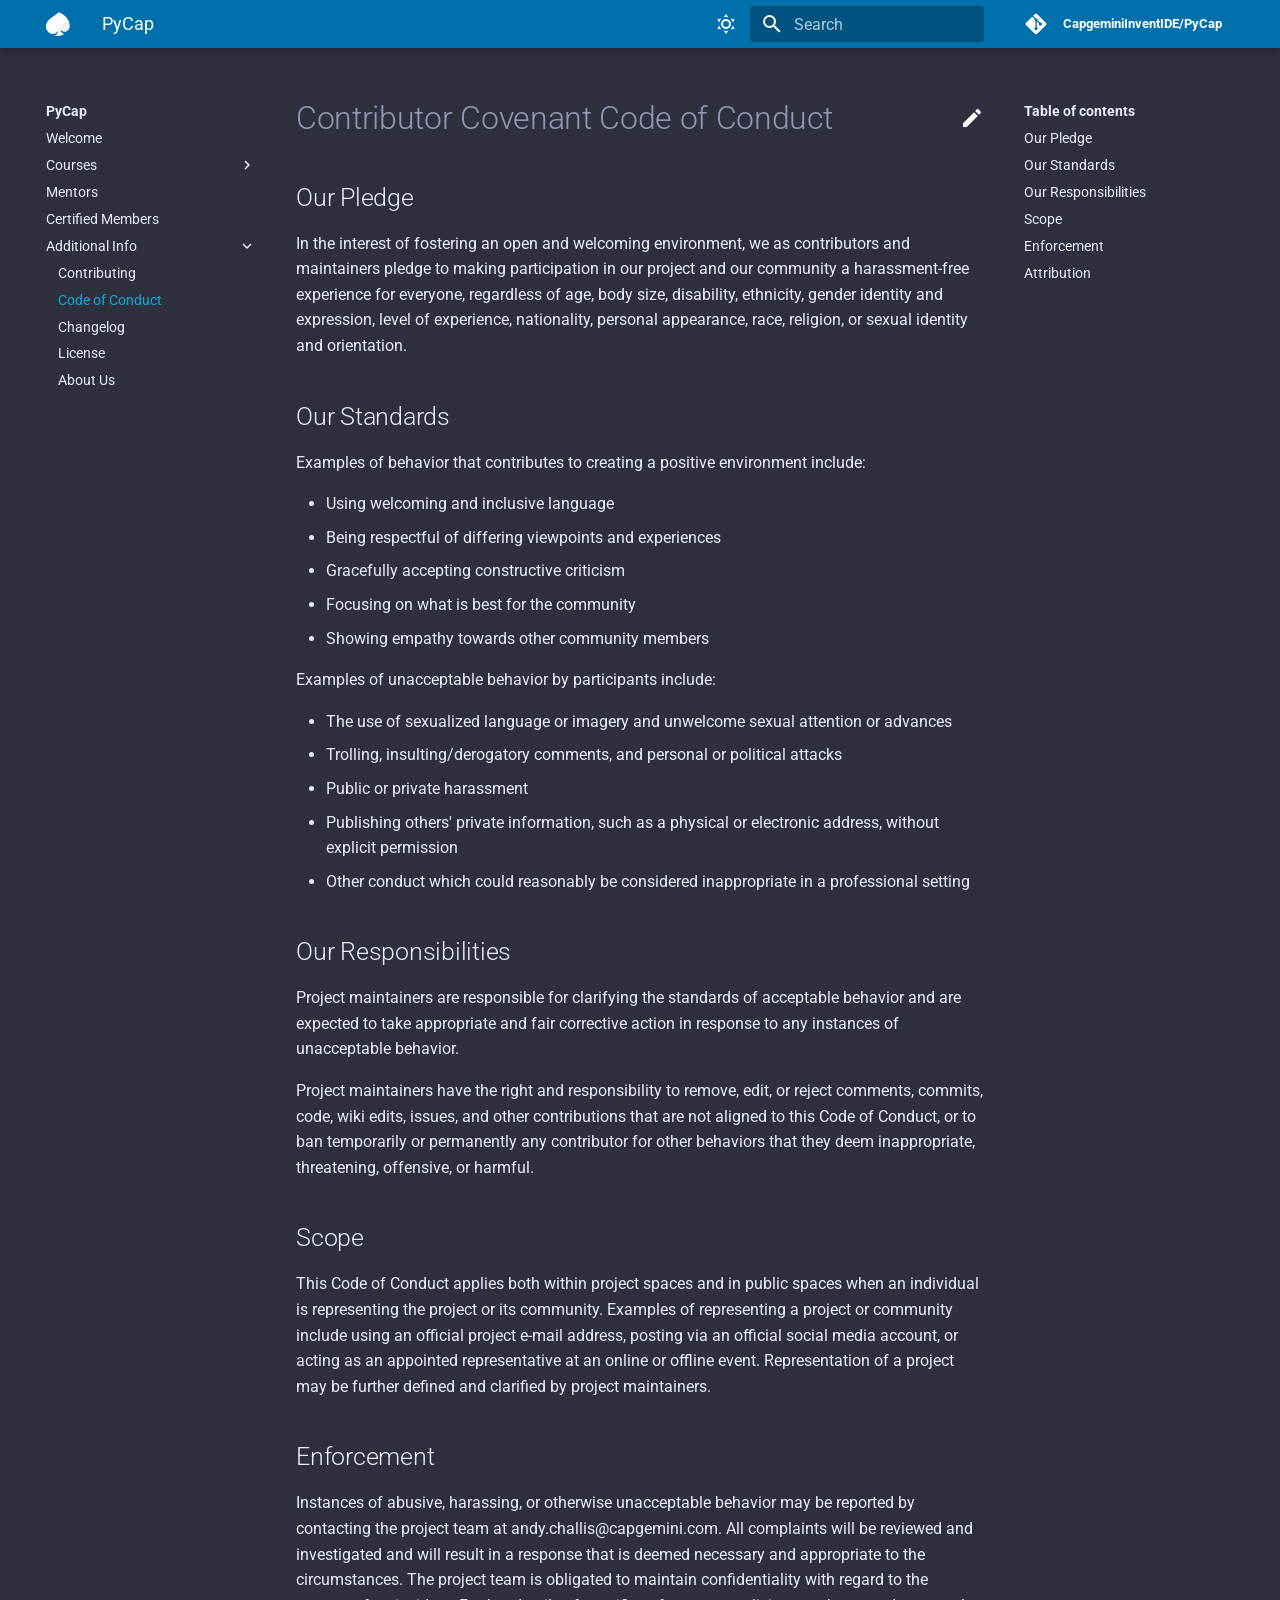
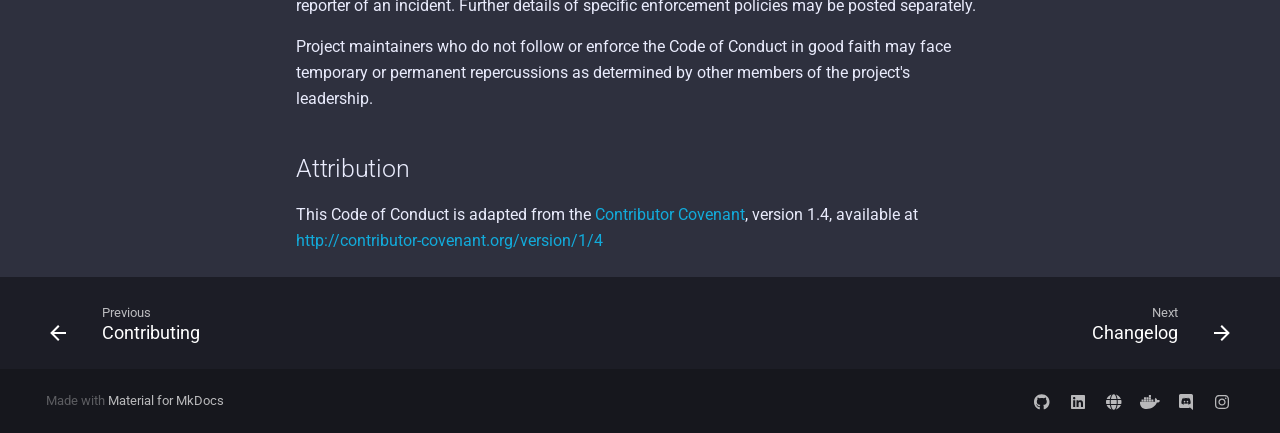
<file: code_of_conduct/index.html>
<!doctype html>
<html lang="en" class="no-js">
  <head>
    
      <meta charset="utf-8">
      <meta name="viewport" content="width=device-width,initial-scale=1">
      
        <meta name="description" content="Evolving repo of course material for the PyCap courses">
      
      
      
      
        <link rel="canonical" href="https://CapgeminiInventIDE.github.io/PyCap/code_of_conduct/">
      
      <link rel="shortcut icon" href="../assets/imgs/favicon.png">
      <meta name="generator" content="mkdocs-1.1.2, mkdocs-material-6.2.7">
    
    
      
        <title>Code of Conduct - PyCap</title>
      
    
    
      <link rel="stylesheet" href="../assets/stylesheets/main.cb6bc1d0.min.css">
      
        
        <link rel="stylesheet" href="../assets/stylesheets/palette.39b8e14a.min.css">
        
      
    
    
    
      
        
        <link rel="preconnect" href="https://fonts.gstatic.com" crossorigin>
        <link rel="stylesheet" href="https://fonts.googleapis.com/css?family=Roboto:300,400,400i,700%7CRoboto+Mono&display=fallback">
        <style>body,input{font-family:"Roboto",-apple-system,BlinkMacSystemFont,Helvetica,Arial,sans-serif}code,kbd,pre{font-family:"Roboto Mono",SFMono-Regular,Consolas,Menlo,monospace}</style>
      
    
    
    
      <link rel="stylesheet" href="../assets/css/styles.css">
    
    
      
    
    


  

<meta property="og:type" content="website" />
<meta property="og:title" content="PyCap - Code of Conduct" />
<meta property="og:description" content="Evolving repo of course material for the PyCap courses" />
<meta property="og:url" content="https://CapgeminiInventIDE.github.io/PyCap/code_of_conduct/" />
<meta property="og:image" content="https://upload.wikimedia.org/wikipedia/commons/thumb/9/9d/Capgemini_201x_logo.svg/1280px-Capgemini_201x_logo.svg.png" />
<meta property="og:image:type" content="image/png" />
<meta property="og:image:width" content="1280" />
<meta property="og:image:height" content="299" />

  </head>
  
  
    
    
    
    
    
    <body dir="ltr" data-md-color-scheme="capgemini" data-md-color-primary="" data-md-color-accent="">
      
  
    
    <input class="md-toggle" data-md-toggle="drawer" type="checkbox" id="__drawer" autocomplete="off">
    <input class="md-toggle" data-md-toggle="search" type="checkbox" id="__search" autocomplete="off">
    <label class="md-overlay" for="__drawer"></label>
    <div data-md-component="skip">
      
        
        <a href="#contributor-covenant-code-of-conduct" class="md-skip">
          Skip to content
        </a>
      
    </div>
    <div data-md-component="announce">
      
    </div>
    
      <header class="md-header" data-md-component="header">
    <nav class="md-header-nav md-grid" aria-label="Header">
        <a href="https://CapgeminiInventIDE.github.io/PyCap" title="PyCap"
            class="md-header-nav__button md-logo" aria-label="PyCap">
            
  <img src="../assets/imgs/index.png" alt="logo">

        </a>
        <label class="md-header-nav__button md-icon" for="__drawer">
            <svg xmlns="http://www.w3.org/2000/svg" viewBox="0 0 24 24"><path d="M3 6h18v2H3V6m0 5h18v2H3v-2m0 5h18v2H3v-2z"/></svg>
        </label>
        <div class="md-header-nav__title" data-md-component="header-title">
            
            <div class="md-header-nav__ellipsis">
                <span class="md-header-nav__topic md-ellipsis">
                    PyCap
                </span>
                <span class="md-header-nav__topic md-ellipsis">
                    
                    Code of Conduct
                    
                </span>
            </div>
            
        </div>
        <div class="md-header-nav__options">
            <button class="md-header-nav__button md-icon" title="Switch to light mode" aria-label="Switch to light mode"
                data-md-color-scheme="capgemini" data-md-state="visible">
                <!-- <div class="md-source__icon md-icon"> -->
                
                <svg xmlns="http://www.w3.org/2000/svg" viewBox="0 0 24 24"><path d="M12 7a5 5 0 015 5 5 5 0 01-5 5 5 5 0 01-5-5 5 5 0 015-5m0 2a3 3 0 00-3 3 3 3 0 003 3 3 3 0 003-3 3 3 0 00-3-3m0-7l2.39 3.42C13.65 5.15 12.84 5 12 5c-.84 0-1.65.15-2.39.42L12 2M3.34 7l4.16-.35A7.2 7.2 0 005.94 8.5c-.44.74-.69 1.5-.83 2.29L3.34 7m.02 10l1.76-3.77a7.131 7.131 0 002.38 4.14L3.36 17M20.65 7l-1.77 3.79a7.023 7.023 0 00-2.38-4.15l4.15.36m-.01 10l-4.14.36c.59-.51 1.12-1.14 1.54-1.86.42-.73.69-1.5.83-2.29L20.64 17M12 22l-2.41-3.44c.74.27 1.55.44 2.41.44.82 0 1.63-.17 2.37-.44L12 22z"/></svg>
                <!-- </div> -->
            </button>
            <button class="md-header-nav__button md-icon" title="Switch to dark mode" aria-label="Switch to dark mode"
                data-md-color-scheme="slate" data-md-state="hidden">
                
                <svg xmlns="http://www.w3.org/2000/svg" viewBox="0 0 24 24"><path d="M17.75 4.09l-2.53 1.94.91 3.06-2.63-1.81-2.63 1.81.91-3.06-2.53-1.94L12.44 4l1.06-3 1.06 3 3.19.09m3.5 6.91l-1.64 1.25.59 1.98-1.7-1.17-1.7 1.17.59-1.98L15.75 11l2.06-.05L18.5 9l.69 1.95 2.06.05m-2.28 4.95c.83-.08 1.72 1.1 1.19 1.85-.32.45-.66.87-1.08 1.27C15.17 23 8.84 23 4.94 19.07c-3.91-3.9-3.91-10.24 0-14.14.4-.4.82-.76 1.27-1.08.75-.53 1.93.36 1.85 1.19-.27 2.86.69 5.83 2.89 8.02a9.96 9.96 0 008.02 2.89m-1.64 2.02a12.08 12.08 0 01-7.8-3.47c-2.17-2.19-3.33-5-3.49-7.82-2.81 3.14-2.7 7.96.31 10.98 3.02 3.01 7.84 3.12 10.98.31z"/></svg>
            </button>

        </div>
        
        <label class="md-header-nav__button md-icon" for="__search">
            <svg xmlns="http://www.w3.org/2000/svg" viewBox="0 0 24 24"><path d="M9.5 3A6.5 6.5 0 0116 9.5c0 1.61-.59 3.09-1.56 4.23l.27.27h.79l5 5-1.5 1.5-5-5v-.79l-.27-.27A6.516 6.516 0 019.5 16 6.5 6.5 0 013 9.5 6.5 6.5 0 019.5 3m0 2C7 5 5 7 5 9.5S7 14 9.5 14 14 12 14 9.5 12 5 9.5 5z"/></svg>
        </label>
        
<div class="md-search" data-md-component="search" role="dialog">
  <label class="md-search__overlay" for="__search"></label>
  <div class="md-search__inner" role="search">
    <form class="md-search__form" name="search">
      <input type="text" class="md-search__input" name="query" aria-label="Search" placeholder="Search" autocapitalize="off" autocorrect="off" autocomplete="off" spellcheck="false" data-md-component="search-query" data-md-state="active" required>
      <label class="md-search__icon md-icon" for="__search">
        <svg xmlns="http://www.w3.org/2000/svg" viewBox="0 0 24 24"><path d="M9.5 3A6.5 6.5 0 0116 9.5c0 1.61-.59 3.09-1.56 4.23l.27.27h.79l5 5-1.5 1.5-5-5v-.79l-.27-.27A6.516 6.516 0 019.5 16 6.5 6.5 0 013 9.5 6.5 6.5 0 019.5 3m0 2C7 5 5 7 5 9.5S7 14 9.5 14 14 12 14 9.5 12 5 9.5 5z"/></svg>
        <svg xmlns="http://www.w3.org/2000/svg" viewBox="0 0 24 24"><path d="M20 11v2H8l5.5 5.5-1.42 1.42L4.16 12l7.92-7.92L13.5 5.5 8 11h12z"/></svg>
      </label>
      <button type="reset" class="md-search__icon md-icon" aria-label="Clear" data-md-component="search-reset" tabindex="-1">
        <svg xmlns="http://www.w3.org/2000/svg" viewBox="0 0 24 24"><path d="M19 6.41L17.59 5 12 10.59 6.41 5 5 6.41 10.59 12 5 17.59 6.41 19 12 13.41 17.59 19 19 17.59 13.41 12 19 6.41z"/></svg>
      </button>
    </form>
    <div class="md-search__output">
      <div class="md-search__scrollwrap" data-md-scrollfix>
        <div class="md-search-result" data-md-component="search-result">
          <div class="md-search-result__meta">
            Initializing search
          </div>
          <ol class="md-search-result__list"></ol>
        </div>
      </div>
    </div>
  </div>
</div>
        
        
        <div class="md-header-nav__source">
            
<a href="https://github.com/CapgeminiInventIDE/PyCap/" title="Go to repository" class="md-source">
  <div class="md-source__icon md-icon">
    
    <svg xmlns="http://www.w3.org/2000/svg" viewBox="0 0 448 512"><path d="M439.55 236.05L244 40.45a28.87 28.87 0 00-40.81 0l-40.66 40.63 51.52 51.52c27.06-9.14 52.68 16.77 43.39 43.68l49.66 49.66c34.23-11.8 61.18 31 35.47 56.69-26.49 26.49-70.21-2.87-56-37.34L240.22 199v121.85c25.3 12.54 22.26 41.85 9.08 55a34.34 34.34 0 01-48.55 0c-17.57-17.6-11.07-46.91 11.25-56v-123c-20.8-8.51-24.6-30.74-18.64-45L142.57 101 8.45 235.14a28.86 28.86 0 000 40.81l195.61 195.6a28.86 28.86 0 0040.8 0l194.69-194.69a28.86 28.86 0 000-40.81z"/></svg>
  </div>
  <div class="md-source__repository">
    CapgeminiInventIDE/PyCap
  </div>
</a>
        </div>
        
    </nav>
</header>
    
    <div class="md-container" data-md-component="container">
      
      
        
      
      <main class="md-main" data-md-component="main">
        <div class="md-main__inner md-grid">
          
            
              
              <div class="md-sidebar md-sidebar--primary" data-md-component="navigation" >
                <div class="md-sidebar__scrollwrap">
                  <div class="md-sidebar__inner">
                    




<nav class="md-nav md-nav--primary" aria-label="Navigation" data-md-level="0">
  <label class="md-nav__title" for="__drawer">
    <a href="https://CapgeminiInventIDE.github.io/PyCap" title="PyCap" class="md-nav__button md-logo" aria-label="PyCap">
      
  <img src="../assets/imgs/index.png" alt="logo">

    </a>
    PyCap
  </label>
  
    <div class="md-nav__source">
      
<a href="https://github.com/CapgeminiInventIDE/PyCap/" title="Go to repository" class="md-source">
  <div class="md-source__icon md-icon">
    
    <svg xmlns="http://www.w3.org/2000/svg" viewBox="0 0 448 512"><path d="M439.55 236.05L244 40.45a28.87 28.87 0 00-40.81 0l-40.66 40.63 51.52 51.52c27.06-9.14 52.68 16.77 43.39 43.68l49.66 49.66c34.23-11.8 61.18 31 35.47 56.69-26.49 26.49-70.21-2.87-56-37.34L240.22 199v121.85c25.3 12.54 22.26 41.85 9.08 55a34.34 34.34 0 01-48.55 0c-17.57-17.6-11.07-46.91 11.25-56v-123c-20.8-8.51-24.6-30.74-18.64-45L142.57 101 8.45 235.14a28.86 28.86 0 000 40.81l195.61 195.6a28.86 28.86 0 0040.8 0l194.69-194.69a28.86 28.86 0 000-40.81z"/></svg>
  </div>
  <div class="md-source__repository">
    CapgeminiInventIDE/PyCap
  </div>
</a>
    </div>
  
  <ul class="md-nav__list" data-md-scrollfix>
    
      
      
      

  
  
  
    <li class="md-nav__item">
      <a href=".." class="md-nav__link">
        Welcome
      </a>
    </li>
  

    
      
      
      

  
  
  
    
    <li class="md-nav__item md-nav__item--nested">
      
      
        <input class="md-nav__toggle md-toggle" data-md-toggle="nav-2" type="checkbox" id="nav-2" >
      
      <label class="md-nav__link" for="nav-2">
        Courses
        <span class="md-nav__icon md-icon"></span>
      </label>
      <nav class="md-nav" aria-label="Courses" data-md-level="1">
        <label class="md-nav__title" for="nav-2">
          <span class="md-nav__icon md-icon"></span>
          Courses
        </label>
        <ul class="md-nav__list" data-md-scrollfix>
          
          
            
  
  
  
    
    <li class="md-nav__item md-nav__item--nested">
      
      
        <input class="md-nav__toggle md-toggle" data-md-toggle="nav-2-1" type="checkbox" id="nav-2-1" >
      
      <label class="md-nav__link" for="nav-2-1">
        Introduction To Python
        <span class="md-nav__icon md-icon"></span>
      </label>
      <nav class="md-nav" aria-label="Introduction To Python" data-md-level="2">
        <label class="md-nav__title" for="nav-2-1">
          <span class="md-nav__icon md-icon"></span>
          Introduction To Python
        </label>
        <ul class="md-nav__list" data-md-scrollfix>
          
          
            
  
  
  
    <li class="md-nav__item">
      <a href="../intro-to-python/summary/" class="md-nav__link">
        Summary
      </a>
    </li>
  

          
            
  
  
  
    
    <li class="md-nav__item md-nav__item--nested">
      
      
        <input class="md-nav__toggle md-toggle" data-md-toggle="nav-2-1-2" type="checkbox" id="nav-2-1-2" >
      
      <label class="md-nav__link" for="nav-2-1-2">
        Project
        <span class="md-nav__icon md-icon"></span>
      </label>
      <nav class="md-nav" aria-label="Project" data-md-level="3">
        <label class="md-nav__title" for="nav-2-1-2">
          <span class="md-nav__icon md-icon"></span>
          Project
        </label>
        <ul class="md-nav__list" data-md-scrollfix>
          
          
            
  
  
  
    <li class="md-nav__item">
      <a href="../intro-to-python/project/tasks/" class="md-nav__link">
        Tasks
      </a>
    </li>
  

          
        </ul>
      </nav>
    </li>
  

          
            
  
  
  
    
    <li class="md-nav__item md-nav__item--nested">
      
      
        <input class="md-nav__toggle md-toggle" data-md-toggle="nav-2-1-3" type="checkbox" id="nav-2-1-3" >
      
      <label class="md-nav__link" for="nav-2-1-3">
        Week 1
        <span class="md-nav__icon md-icon"></span>
      </label>
      <nav class="md-nav" aria-label="Week 1" data-md-level="3">
        <label class="md-nav__title" for="nav-2-1-3">
          <span class="md-nav__icon md-icon"></span>
          Week 1
        </label>
        <ul class="md-nav__list" data-md-scrollfix>
          
          
            
  
  
  
    <li class="md-nav__item">
      <a href="../intro-to-python/week-1.0/" class="md-nav__link">
        Data Structures
      </a>
    </li>
  

          
            
  
  
  
    <li class="md-nav__item">
      <a href="../intro-to-python/week-1.1/" class="md-nav__link">
        Functions
      </a>
    </li>
  

          
            
  
  
  
    <li class="md-nav__item">
      <a href="../intro-to-python/week-1.2/" class="md-nav__link">
        Control Flow
      </a>
    </li>
  

          
        </ul>
      </nav>
    </li>
  

          
            
  
  
  
    
    <li class="md-nav__item md-nav__item--nested">
      
      
        <input class="md-nav__toggle md-toggle" data-md-toggle="nav-2-1-4" type="checkbox" id="nav-2-1-4" >
      
      <label class="md-nav__link" for="nav-2-1-4">
        Week 2
        <span class="md-nav__icon md-icon"></span>
      </label>
      <nav class="md-nav" aria-label="Week 2" data-md-level="3">
        <label class="md-nav__title" for="nav-2-1-4">
          <span class="md-nav__icon md-icon"></span>
          Week 2
        </label>
        <ul class="md-nav__list" data-md-scrollfix>
          
          
            
  
  
  
    <li class="md-nav__item">
      <a href="../intro-to-python/week-2.0/" class="md-nav__link">
        Using User Defined, Internal and External Libraries
      </a>
    </li>
  

          
            
  
  
  
    <li class="md-nav__item">
      <a href="../intro-to-python/week-2.1/" class="md-nav__link">
        Object Oriented Programming
      </a>
    </li>
  

          
            
  
  
  
    <li class="md-nav__item">
      <a href="../intro-to-python/week-2.2/" class="md-nav__link">
        Input/Output
      </a>
    </li>
  

          
        </ul>
      </nav>
    </li>
  

          
            
  
  
  
    
    <li class="md-nav__item md-nav__item--nested">
      
      
        <input class="md-nav__toggle md-toggle" data-md-toggle="nav-2-1-5" type="checkbox" id="nav-2-1-5" >
      
      <label class="md-nav__link" for="nav-2-1-5">
        Week 3
        <span class="md-nav__icon md-icon"></span>
      </label>
      <nav class="md-nav" aria-label="Week 3" data-md-level="3">
        <label class="md-nav__title" for="nav-2-1-5">
          <span class="md-nav__icon md-icon"></span>
          Week 3
        </label>
        <ul class="md-nav__list" data-md-scrollfix>
          
          
            
  
  
  
    <li class="md-nav__item">
      <a href="../intro-to-python/week-3.0/" class="md-nav__link">
        Workflow - Unit Testing
      </a>
    </li>
  

          
            
  
  
  
    <li class="md-nav__item">
      <a href="../intro-to-python/week-3.1/" class="md-nav__link">
        Workflow - Formatting
      </a>
    </li>
  

          
            
  
  
  
    <li class="md-nav__item">
      <a href="../intro-to-python/week-3.2/" class="md-nav__link">
        Workflow - Type Hints
      </a>
    </li>
  

          
        </ul>
      </nav>
    </li>
  

          
            
  
  
  
    
    <li class="md-nav__item md-nav__item--nested">
      
      
        <input class="md-nav__toggle md-toggle" data-md-toggle="nav-2-1-6" type="checkbox" id="nav-2-1-6" >
      
      <label class="md-nav__link" for="nav-2-1-6">
        Week 4
        <span class="md-nav__icon md-icon"></span>
      </label>
      <nav class="md-nav" aria-label="Week 4" data-md-level="3">
        <label class="md-nav__title" for="nav-2-1-6">
          <span class="md-nav__icon md-icon"></span>
          Week 4
        </label>
        <ul class="md-nav__list" data-md-scrollfix>
          
          
            
  
  
  
    <li class="md-nav__item">
      <a href="../intro-to-python/week-4.0/" class="md-nav__link">
        Handling Errors
      </a>
    </li>
  

          
            
  
  
  
    <li class="md-nav__item">
      <a href="../intro-to-python/week-4.1/" class="md-nav__link">
        Building Commandline Applications
      </a>
    </li>
  

          
        </ul>
      </nav>
    </li>
  

          
            
  
  
  
    
    <li class="md-nav__item md-nav__item--nested">
      
      
        <input class="md-nav__toggle md-toggle" data-md-toggle="nav-2-1-7" type="checkbox" id="nav-2-1-7" >
      
      <label class="md-nav__link" for="nav-2-1-7">
        Week 5
        <span class="md-nav__icon md-icon"></span>
      </label>
      <nav class="md-nav" aria-label="Week 5" data-md-level="3">
        <label class="md-nav__title" for="nav-2-1-7">
          <span class="md-nav__icon md-icon"></span>
          Week 5
        </label>
        <ul class="md-nav__list" data-md-scrollfix>
          
          
            
  
  
  
    <li class="md-nav__item">
      <a href="../intro-to-python/week-5.0/" class="md-nav__link">
        Workflow - Version Control
      </a>
    </li>
  

          
            
  
  
  
    <li class="md-nav__item">
      <a href="../intro-to-python/week-5.1/" class="md-nav__link">
        Building an Open Source Application
      </a>
    </li>
  

          
        </ul>
      </nav>
    </li>
  

          
            
  
  
  
    
    <li class="md-nav__item md-nav__item--nested">
      
      
        <input class="md-nav__toggle md-toggle" data-md-toggle="nav-2-1-8" type="checkbox" id="nav-2-1-8" >
      
      <label class="md-nav__link" for="nav-2-1-8">
        Capstone Projects
        <span class="md-nav__icon md-icon"></span>
      </label>
      <nav class="md-nav" aria-label="Capstone Projects" data-md-level="3">
        <label class="md-nav__title" for="nav-2-1-8">
          <span class="md-nav__icon md-icon"></span>
          Capstone Projects
        </label>
        <ul class="md-nav__list" data-md-scrollfix>
          
          
            
  
  
  
    <li class="md-nav__item">
      <a href="../intro-to-python/capstone/intro/" class="md-nav__link">
        Introduction
      </a>
    </li>
  

          
            
  
  
  
    <li class="md-nav__item">
      <a href="../intro-to-python/capstone/board_game/" class="md-nav__link">
        Board game emulation
      </a>
    </li>
  

          
            
  
  
  
    <li class="md-nav__item">
      <a href="../intro-to-python/capstone/external_apis/" class="md-nav__link">
        Interacting with external API's
      </a>
    </li>
  

          
            
  
  
  
    <li class="md-nav__item">
      <a href="../intro-to-python/capstone/secrets/" class="md-nav__link">
        Encryption and secrets manager
      </a>
    </li>
  

          
            
  
  
  
    <li class="md-nav__item">
      <a href="../intro-to-python/capstone/todo_list/" class="md-nav__link">
        Building a TODO list
      </a>
    </li>
  

          
            
  
  
  
    <li class="md-nav__item">
      <a href="../intro-to-python/capstone/web_scraping/" class="md-nav__link">
        Scraping the web for data
      </a>
    </li>
  

          
            
  
  
  
    <li class="md-nav__item">
      <a href="../intro-to-python/capstone/cap_search/" class="md-nav__link">
        Building a basic search engine
      </a>
    </li>
  

          
        </ul>
      </nav>
    </li>
  

          
        </ul>
      </nav>
    </li>
  

          
        </ul>
      </nav>
    </li>
  

    
      
      
      

  
  
  
    <li class="md-nav__item">
      <a href="../mentors/" class="md-nav__link">
        Mentors
      </a>
    </li>
  

    
      
      
      

  
  
  
    <li class="md-nav__item">
      <a href="../certified/" class="md-nav__link">
        Certified Members
      </a>
    </li>
  

    
      
      
      

  
  
    
  
  
    
    <li class="md-nav__item md-nav__item--active md-nav__item--nested">
      
      
        <input class="md-nav__toggle md-toggle" data-md-toggle="nav-5" type="checkbox" id="nav-5" checked>
      
      <label class="md-nav__link" for="nav-5">
        Additional Info
        <span class="md-nav__icon md-icon"></span>
      </label>
      <nav class="md-nav" aria-label="Additional Info" data-md-level="1">
        <label class="md-nav__title" for="nav-5">
          <span class="md-nav__icon md-icon"></span>
          Additional Info
        </label>
        <ul class="md-nav__list" data-md-scrollfix>
          
          
            
  
  
  
    <li class="md-nav__item">
      <a href="../contributing/" class="md-nav__link">
        Contributing
      </a>
    </li>
  

          
            
  
  
    
  
  
    <li class="md-nav__item md-nav__item--active">
      
      <input class="md-nav__toggle md-toggle" data-md-toggle="toc" type="checkbox" id="__toc">
      
        
      
      
        <label class="md-nav__link md-nav__link--active" for="__toc">
          Code of Conduct
          <span class="md-nav__icon md-icon"></span>
        </label>
      
      <a href="./" class="md-nav__link md-nav__link--active">
        Code of Conduct
      </a>
      
        <!--
Copyright (c) 2016-2020 Martin Donath <martin.donath@squidfunk.com>
    Permission is hereby granted, free of charge, to any person obtaining a copy
    of this software and associated documentation files (the "Software"), to
    deal in the Software without restriction, including without limitation the
    rights to use, copy, modify, merge, publish, distribute, sublicense, and/or
    sell copies of the Software, and to permit persons to whom the Software is
    furnished to do so, subject to the following conditions:
    The above copyright notice and this permission notice shall be included in
    all copies or substantial portions of the Software.
    THE SOFTWARE IS PROVIDED "AS IS", WITHOUT WARRANTY OF ANY KIND, EXPRESS OR
    IMPLIED, INCLUDING BUT NOT LIMITED TO THE WARRANTIES OF MERCHANTABILITY,
    FITNESS FOR A PARTICULAR PURPOSE AND NON-INFRINGEMENT. IN NO EVENT SHALL THE
    AUTHORS OR COPYRIGHT HOLDERS BE LIABLE FOR ANY CLAIM, DAMAGES OR OTHER
    LIABILITY, WHETHER IN AN ACTION OF CONTRACT, TORT OR OTHERWISE, ARISING
    FROM, OUT OF OR IN CONNECTION WITH THE SOFTWARE OR THE USE OR OTHER DEALINGS
    IN THE SOFTWARE.
    -->

    

    
    <!-- Table of contents -->
    <nav class="md-nav md-nav--secondary" aria-label="Table of contents">
        
    
        <!--
        Hack: check whether the content contains a h1 headline. If it does, the
        top-level anchor must be skipped, since it would be redundant to the link
        to the current page that is located just above the anchor. Therefore we
        directly continue with the children of the anchor.
      -->
        
        
        
    
        <!-- Render item list -->
        
        <label class="md-nav__title" for="__toc">
            <span class="md-nav__icon md-icon"></span>
            Table of contents
        </label>
        <ul class="md-nav__list" data-md-scrollfix>
            
            <li class="md-nav__item">
  <a href="#our-pledge" class="md-nav__link">
    Our Pledge
  </a>
  
</li>
            
            <li class="md-nav__item">
  <a href="#our-standards" class="md-nav__link">
    Our Standards
  </a>
  
</li>
            
            <li class="md-nav__item">
  <a href="#our-responsibilities" class="md-nav__link">
    Our Responsibilities
  </a>
  
</li>
            
            <li class="md-nav__item">
  <a href="#scope" class="md-nav__link">
    Scope
  </a>
  
</li>
            
            <li class="md-nav__item">
  <a href="#enforcement" class="md-nav__link">
    Enforcement
  </a>
  
</li>
            
            <li class="md-nav__item">
  <a href="#attribution" class="md-nav__link">
    Attribution
  </a>
  
</li>
            
        </ul>
        
    </nav>
    
      
    </li>
  

          
            
  
  
  
    <li class="md-nav__item">
      <a href="../changelog/" class="md-nav__link">
        Changelog
      </a>
    </li>
  

          
            
  
  
  
    <li class="md-nav__item">
      <a href="../license/" class="md-nav__link">
        License
      </a>
    </li>
  

          
            
  
  
  
    <li class="md-nav__item">
      <a href="../about_us/" class="md-nav__link">
        About Us
      </a>
    </li>
  

          
        </ul>
      </nav>
    </li>
  

    
  </ul>
</nav>
                  </div>
                </div>
              </div>
            
            
              
              <div class="md-sidebar md-sidebar--secondary" data-md-component="toc" >
                <div class="md-sidebar__scrollwrap">
                  <div class="md-sidebar__inner">
                    <!--
Copyright (c) 2016-2020 Martin Donath <martin.donath@squidfunk.com>
    Permission is hereby granted, free of charge, to any person obtaining a copy
    of this software and associated documentation files (the "Software"), to
    deal in the Software without restriction, including without limitation the
    rights to use, copy, modify, merge, publish, distribute, sublicense, and/or
    sell copies of the Software, and to permit persons to whom the Software is
    furnished to do so, subject to the following conditions:
    The above copyright notice and this permission notice shall be included in
    all copies or substantial portions of the Software.
    THE SOFTWARE IS PROVIDED "AS IS", WITHOUT WARRANTY OF ANY KIND, EXPRESS OR
    IMPLIED, INCLUDING BUT NOT LIMITED TO THE WARRANTIES OF MERCHANTABILITY,
    FITNESS FOR A PARTICULAR PURPOSE AND NON-INFRINGEMENT. IN NO EVENT SHALL THE
    AUTHORS OR COPYRIGHT HOLDERS BE LIABLE FOR ANY CLAIM, DAMAGES OR OTHER
    LIABILITY, WHETHER IN AN ACTION OF CONTRACT, TORT OR OTHERWISE, ARISING
    FROM, OUT OF OR IN CONNECTION WITH THE SOFTWARE OR THE USE OR OTHER DEALINGS
    IN THE SOFTWARE.
    -->

    

    
    <!-- Table of contents -->
    <nav class="md-nav md-nav--secondary" aria-label="Table of contents">
        
    
        <!--
        Hack: check whether the content contains a h1 headline. If it does, the
        top-level anchor must be skipped, since it would be redundant to the link
        to the current page that is located just above the anchor. Therefore we
        directly continue with the children of the anchor.
      -->
        
        
        
    
        <!-- Render item list -->
        
        <label class="md-nav__title" for="__toc">
            <span class="md-nav__icon md-icon"></span>
            Table of contents
        </label>
        <ul class="md-nav__list" data-md-scrollfix>
            
            <li class="md-nav__item">
  <a href="#our-pledge" class="md-nav__link">
    Our Pledge
  </a>
  
</li>
            
            <li class="md-nav__item">
  <a href="#our-standards" class="md-nav__link">
    Our Standards
  </a>
  
</li>
            
            <li class="md-nav__item">
  <a href="#our-responsibilities" class="md-nav__link">
    Our Responsibilities
  </a>
  
</li>
            
            <li class="md-nav__item">
  <a href="#scope" class="md-nav__link">
    Scope
  </a>
  
</li>
            
            <li class="md-nav__item">
  <a href="#enforcement" class="md-nav__link">
    Enforcement
  </a>
  
</li>
            
            <li class="md-nav__item">
  <a href="#attribution" class="md-nav__link">
    Attribution
  </a>
  
</li>
            
        </ul>
        
    </nav>
    
                  </div>
                </div>
              </div>
            
          
          <div class="md-content">
            <article class="md-content__inner md-typeset">
              
                
                  <a href="https://github.com/CapgeminiInventIDE/PyCap/edit/main/docs/code_of_conduct.md" title="Edit this page" class="md-content__button md-icon">
                    <svg xmlns="http://www.w3.org/2000/svg" viewBox="0 0 24 24"><path d="M20.71 7.04c.39-.39.39-1.04 0-1.41l-2.34-2.34c-.37-.39-1.02-.39-1.41 0l-1.84 1.83 3.75 3.75M3 17.25V21h3.75L17.81 9.93l-3.75-3.75L3 17.25z"/></svg>
                  </a>
                
                
                <h1 id="contributor-covenant-code-of-conduct">Contributor Covenant Code of Conduct<a class="headerlink" href="#contributor-covenant-code-of-conduct" title="Permanent link">¤</a></h1>
<h2 id="our-pledge">Our Pledge<a class="headerlink" href="#our-pledge" title="Permanent link">¤</a></h2>
<p>In the interest of fostering an open and welcoming environment, we as
contributors and maintainers pledge to making participation in our project and
our community a harassment-free experience for everyone, regardless of age, body
size, disability, ethnicity, gender identity and expression, level of experience,
nationality, personal appearance, race, religion, or sexual identity and
orientation.</p>
<h2 id="our-standards">Our Standards<a class="headerlink" href="#our-standards" title="Permanent link">¤</a></h2>
<p>Examples of behavior that contributes to creating a positive environment
include:</p>
<ul>
<li>Using welcoming and inclusive language</li>
<li>Being respectful of differing viewpoints and experiences</li>
<li>Gracefully accepting constructive criticism</li>
<li>Focusing on what is best for the community</li>
<li>Showing empathy towards other community members</li>
</ul>
<p>Examples of unacceptable behavior by participants include:</p>
<ul>
<li>The use of sexualized language or imagery and unwelcome sexual attention or
advances</li>
<li>Trolling, insulting/derogatory comments, and personal or political attacks</li>
<li>Public or private harassment</li>
<li>Publishing others' private information, such as a physical or electronic
  address, without explicit permission</li>
<li>Other conduct which could reasonably be considered inappropriate in a
  professional setting</li>
</ul>
<h2 id="our-responsibilities">Our Responsibilities<a class="headerlink" href="#our-responsibilities" title="Permanent link">¤</a></h2>
<p>Project maintainers are responsible for clarifying the standards of acceptable
behavior and are expected to take appropriate and fair corrective action in
response to any instances of unacceptable behavior.</p>
<p>Project maintainers have the right and responsibility to remove, edit, or
reject comments, commits, code, wiki edits, issues, and other contributions
that are not aligned to this Code of Conduct, or to ban temporarily or
permanently any contributor for other behaviors that they deem inappropriate,
threatening, offensive, or harmful.</p>
<h2 id="scope">Scope<a class="headerlink" href="#scope" title="Permanent link">¤</a></h2>
<p>This Code of Conduct applies both within project spaces and in public spaces
when an individual is representing the project or its community. Examples of
representing a project or community include using an official project e-mail
address, posting via an official social media account, or acting as an appointed
representative at an online or offline event. Representation of a project may be
further defined and clarified by project maintainers.</p>
<h2 id="enforcement">Enforcement<a class="headerlink" href="#enforcement" title="Permanent link">¤</a></h2>
<p>Instances of abusive, harassing, or otherwise unacceptable behavior may be
reported by contacting the project team at andy.challis@capgemini.com. All
complaints will be reviewed and investigated and will result in a response that
is deemed necessary and appropriate to the circumstances. The project team is
obligated to maintain confidentiality with regard to the reporter of an incident.
Further details of specific enforcement policies may be posted separately.</p>
<p>Project maintainers who do not follow or enforce the Code of Conduct in good
faith may face temporary or permanent repercussions as determined by other
members of the project's leadership.</p>
<h2 id="attribution">Attribution<a class="headerlink" href="#attribution" title="Permanent link">¤</a></h2>
<p>This Code of Conduct is adapted from the <a href="http://contributor-covenant.org">Contributor Covenant</a>, version 1.4,
available at <a href="http://contributor-covenant.org/version/1/4/">http://contributor-covenant.org/version/1/4</a></p>
                
              
              
                


              
            </article>
          </div>
        </div>
      </main>
      
        
<footer class="md-footer">
  
    <div class="md-footer-nav">
      <nav class="md-footer-nav__inner md-grid" aria-label="Footer">
        
          <a href="../contributing/" class="md-footer-nav__link md-footer-nav__link--prev" rel="prev">
            <div class="md-footer-nav__button md-icon">
              <svg xmlns="http://www.w3.org/2000/svg" viewBox="0 0 24 24"><path d="M20 11v2H8l5.5 5.5-1.42 1.42L4.16 12l7.92-7.92L13.5 5.5 8 11h12z"/></svg>
            </div>
            <div class="md-footer-nav__title">
              <div class="md-ellipsis">
                <span class="md-footer-nav__direction">
                  Previous
                </span>
                Contributing
              </div>
            </div>
          </a>
        
        
          <a href="../changelog/" class="md-footer-nav__link md-footer-nav__link--next" rel="next">
            <div class="md-footer-nav__title">
              <div class="md-ellipsis">
                <span class="md-footer-nav__direction">
                  Next
                </span>
                Changelog
              </div>
            </div>
            <div class="md-footer-nav__button md-icon">
              <svg xmlns="http://www.w3.org/2000/svg" viewBox="0 0 24 24"><path d="M4 11v2h12l-5.5 5.5 1.42 1.42L19.84 12l-7.92-7.92L10.5 5.5 16 11H4z"/></svg>
            </div>
          </a>
        
      </nav>
    </div>
  
  <div class="md-footer-meta md-typeset">
    <div class="md-footer-meta__inner md-grid">
      <div class="md-footer-copyright">
        
        Made with
        <a href="https://squidfunk.github.io/mkdocs-material/" target="_blank" rel="noopener">
          Material for MkDocs
        </a>
      </div>
      
  <div class="md-footer-social">
    
      
      
        
        
      
      <a href="https://github.com/CapgeminiInventIDE" target="_blank" rel="noopener" title="github.com" class="md-footer-social__link">
        <svg xmlns="http://www.w3.org/2000/svg" viewBox="0 0 496 512"><path d="M165.9 397.4c0 2-2.3 3.6-5.2 3.6-3.3.3-5.6-1.3-5.6-3.6 0-2 2.3-3.6 5.2-3.6 3-.3 5.6 1.3 5.6 3.6zm-31.1-4.5c-.7 2 1.3 4.3 4.3 4.9 2.6 1 5.6 0 6.2-2s-1.3-4.3-4.3-5.2c-2.6-.7-5.5.3-6.2 2.3zm44.2-1.7c-2.9.7-4.9 2.6-4.6 4.9.3 2 2.9 3.3 5.9 2.6 2.9-.7 4.9-2.6 4.6-4.6-.3-1.9-3-3.2-5.9-2.9zM244.8 8C106.1 8 0 113.3 0 252c0 110.9 69.8 205.8 169.5 239.2 12.8 2.3 17.3-5.6 17.3-12.1 0-6.2-.3-40.4-.3-61.4 0 0-70 15-84.7-29.8 0 0-11.4-29.1-27.8-36.6 0 0-22.9-15.7 1.6-15.4 0 0 24.9 2 38.6 25.8 21.9 38.6 58.6 27.5 72.9 20.9 2.3-16 8.8-27.1 16-33.7-55.9-6.2-112.3-14.3-112.3-110.5 0-27.5 7.6-41.3 23.6-58.9-2.6-6.5-11.1-33.3 2.6-67.9 20.9-6.5 69 27 69 27 20-5.6 41.5-8.5 62.8-8.5s42.8 2.9 62.8 8.5c0 0 48.1-33.6 69-27 13.7 34.7 5.2 61.4 2.6 67.9 16 17.7 25.8 31.5 25.8 58.9 0 96.5-58.9 104.2-114.8 110.5 9.2 7.9 17 22.9 17 46.4 0 33.7-.3 75.4-.3 83.6 0 6.5 4.6 14.4 17.3 12.1C428.2 457.8 496 362.9 496 252 496 113.3 383.5 8 244.8 8zM97.2 352.9c-1.3 1-1 3.3.7 5.2 1.6 1.6 3.9 2.3 5.2 1 1.3-1 1-3.3-.7-5.2-1.6-1.6-3.9-2.3-5.2-1zm-10.8-8.1c-.7 1.3.3 2.9 2.3 3.9 1.6 1 3.6.7 4.3-.7.7-1.3-.3-2.9-2.3-3.9-2-.6-3.6-.3-4.3.7zm32.4 35.6c-1.6 1.3-1 4.3 1.3 6.2 2.3 2.3 5.2 2.6 6.5 1 1.3-1.3.7-4.3-1.3-6.2-2.2-2.3-5.2-2.6-6.5-1zm-11.4-14.7c-1.6 1-1.6 3.6 0 5.9 1.6 2.3 4.3 3.3 5.6 2.3 1.6-1.3 1.6-3.9 0-6.2-1.4-2.3-4-3.3-5.6-2z"/></svg>
      </a>
    
      
      
        
        
      
      <a href="https://www.linkedin.com/company/capgemini-invent" target="_blank" rel="noopener" title="www.linkedin.com" class="md-footer-social__link">
        <svg xmlns="http://www.w3.org/2000/svg" viewBox="0 0 448 512"><path d="M416 32H31.9C14.3 32 0 46.5 0 64.3v383.4C0 465.5 14.3 480 31.9 480H416c17.6 0 32-14.5 32-32.3V64.3c0-17.8-14.4-32.3-32-32.3zM135.4 416H69V202.2h66.5V416zm-33.2-243c-21.3 0-38.5-17.3-38.5-38.5S80.9 96 102.2 96c21.2 0 38.5 17.3 38.5 38.5 0 21.3-17.2 38.5-38.5 38.5zm282.1 243h-66.4V312c0-24.8-.5-56.7-34.5-56.7-34.6 0-39.9 27-39.9 54.9V416h-66.4V202.2h63.7v29.2h.9c8.9-16.8 30.6-34.5 62.9-34.5 67.2 0 79.7 44.3 79.7 101.9V416z"/></svg>
      </a>
    
      
      
        
        
      
      <a href="https://www.capgemini.com/service/invent/" target="_blank" rel="noopener" title="www.capgemini.com" class="md-footer-social__link">
        <svg xmlns="http://www.w3.org/2000/svg" viewBox="0 0 496 512"><path d="M336.5 160C322 70.7 287.8 8 248 8s-74 62.7-88.5 152h177zM152 256c0 22.2 1.2 43.5 3.3 64h185.3c2.1-20.5 3.3-41.8 3.3-64s-1.2-43.5-3.3-64H155.3c-2.1 20.5-3.3 41.8-3.3 64zm324.7-96c-28.6-67.9-86.5-120.4-158-141.6 24.4 33.8 41.2 84.7 50 141.6h108zM177.2 18.4C105.8 39.6 47.8 92.1 19.3 160h108c8.7-56.9 25.5-107.8 49.9-141.6zM487.4 192H372.7c2.1 21 3.3 42.5 3.3 64s-1.2 43-3.3 64h114.6c5.5-20.5 8.6-41.8 8.6-64s-3.1-43.5-8.5-64zM120 256c0-21.5 1.2-43 3.3-64H8.6C3.2 212.5 0 233.8 0 256s3.2 43.5 8.6 64h114.6c-2-21-3.2-42.5-3.2-64zm39.5 96c14.5 89.3 48.7 152 88.5 152s74-62.7 88.5-152h-177zm159.3 141.6c71.4-21.2 129.4-73.7 158-141.6h-108c-8.8 56.9-25.6 107.8-50 141.6zM19.3 352c28.6 67.9 86.5 120.4 158 141.6-24.4-33.8-41.2-84.7-50-141.6h-108z"/></svg>
      </a>
    
      
      
        
        
      
      <a href="https://hub.docker.com/orgs/capgeminiinventide" target="_blank" rel="noopener" title="hub.docker.com" class="md-footer-social__link">
        <svg xmlns="http://www.w3.org/2000/svg" viewBox="0 0 640 512"><path d="M349.9 236.3h-66.1v-59.4h66.1v59.4zm0-204.3h-66.1v60.7h66.1V32zm78.2 144.8H362v59.4h66.1v-59.4zm-156.3-72.1h-66.1v60.1h66.1v-60.1zm78.1 0h-66.1v60.1h66.1v-60.1zm276.8 100c-14.4-9.7-47.6-13.2-73.1-8.4-3.3-24-16.7-44.9-41.1-63.7l-14-9.3-9.3 14c-18.4 27.8-23.4 73.6-3.7 103.8-8.7 4.7-25.8 11.1-48.4 10.7H2.4c-8.7 50.8 5.8 116.8 44 162.1 37.1 43.9 92.7 66.2 165.4 66.2 157.4 0 273.9-72.5 328.4-204.2 21.4.4 67.6.1 91.3-45.2 1.5-2.5 6.6-13.2 8.5-17.1l-13.3-8.9zm-511.1-27.9h-66v59.4h66.1v-59.4zm78.1 0h-66.1v59.4h66.1v-59.4zm78.1 0h-66.1v59.4h66.1v-59.4zm-78.1-72.1h-66.1v60.1h66.1v-60.1z"/></svg>
      </a>
    
      
      
        
        
      
      <a href="https://discord.gg/rQcMtVE" target="_blank" rel="noopener" title="discord.gg" class="md-footer-social__link">
        <svg xmlns="http://www.w3.org/2000/svg" viewBox="0 0 448 512"><path d="M297.216 243.2c0 15.616-11.52 28.416-26.112 28.416-14.336 0-26.112-12.8-26.112-28.416s11.52-28.416 26.112-28.416c14.592 0 26.112 12.8 26.112 28.416zm-119.552-28.416c-14.592 0-26.112 12.8-26.112 28.416s11.776 28.416 26.112 28.416c14.592 0 26.112-12.8 26.112-28.416.256-15.616-11.52-28.416-26.112-28.416zM448 52.736V512c-64.494-56.994-43.868-38.128-118.784-107.776l13.568 47.36H52.48C23.552 451.584 0 428.032 0 398.848V52.736C0 23.552 23.552 0 52.48 0h343.04C424.448 0 448 23.552 448 52.736zm-72.96 242.688c0-82.432-36.864-149.248-36.864-149.248-36.864-27.648-71.936-26.88-71.936-26.88l-3.584 4.096c43.52 13.312 63.744 32.512 63.744 32.512-60.811-33.329-132.244-33.335-191.232-7.424-9.472 4.352-15.104 7.424-15.104 7.424s21.248-20.224 67.328-33.536l-2.56-3.072s-35.072-.768-71.936 26.88c0 0-36.864 66.816-36.864 149.248 0 0 21.504 37.12 78.08 38.912 0 0 9.472-11.52 17.152-21.248-32.512-9.728-44.8-30.208-44.8-30.208 3.766 2.636 9.976 6.053 10.496 6.4 43.21 24.198 104.588 32.126 159.744 8.96 8.96-3.328 18.944-8.192 29.44-15.104 0 0-12.8 20.992-46.336 30.464 7.68 9.728 16.896 20.736 16.896 20.736 56.576-1.792 78.336-38.912 78.336-38.912z"/></svg>
      </a>
    
      
      
        
        
      
      <a href="https://www.instagram.com/capgeminiinvent/" target="_blank" rel="noopener" title="www.instagram.com" class="md-footer-social__link">
        <svg xmlns="http://www.w3.org/2000/svg" viewBox="0 0 448 512"><path d="M224.1 141c-63.6 0-114.9 51.3-114.9 114.9s51.3 114.9 114.9 114.9S339 319.5 339 255.9 287.7 141 224.1 141zm0 189.6c-41.1 0-74.7-33.5-74.7-74.7s33.5-74.7 74.7-74.7 74.7 33.5 74.7 74.7-33.6 74.7-74.7 74.7zm146.4-194.3c0 14.9-12 26.8-26.8 26.8-14.9 0-26.8-12-26.8-26.8s12-26.8 26.8-26.8 26.8 12 26.8 26.8zm76.1 27.2c-1.7-35.9-9.9-67.7-36.2-93.9-26.2-26.2-58-34.4-93.9-36.2-37-2.1-147.9-2.1-184.9 0-35.8 1.7-67.6 9.9-93.9 36.1s-34.4 58-36.2 93.9c-2.1 37-2.1 147.9 0 184.9 1.7 35.9 9.9 67.7 36.2 93.9s58 34.4 93.9 36.2c37 2.1 147.9 2.1 184.9 0 35.9-1.7 67.7-9.9 93.9-36.2 26.2-26.2 34.4-58 36.2-93.9 2.1-37 2.1-147.8 0-184.8zM398.8 388c-7.8 19.6-22.9 34.7-42.6 42.6-29.5 11.7-99.5 9-132.1 9s-102.7 2.6-132.1-9c-19.6-7.8-34.7-22.9-42.6-42.6-11.7-29.5-9-99.5-9-132.1s-2.6-102.7 9-132.1c7.8-19.6 22.9-34.7 42.6-42.6 29.5-11.7 99.5-9 132.1-9s102.7-2.6 132.1 9c19.6 7.8 34.7 22.9 42.6 42.6 11.7 29.5 9 99.5 9 132.1s2.7 102.7-9 132.1z"/></svg>
      </a>
    
  </div>

    </div>
  </div>
</footer>
      
    </div>
    
      <script src="../assets/javascripts/vendor.53cc9318.min.js"></script>
      <script src="../assets/javascripts/bundle.e9c9f54f.min.js"></script><script id="__lang" type="application/json">{"clipboard.copy": "Copy to clipboard", "clipboard.copied": "Copied to clipboard", "search.config.lang": "en", "search.config.pipeline": "trimmer, stopWordFilter", "search.config.separator": "[\\s\\-]+", "search.placeholder": "Search", "search.result.placeholder": "Type to start searching", "search.result.none": "No matching documents", "search.result.one": "1 matching document", "search.result.other": "# matching documents", "search.result.more.one": "1 more on this page", "search.result.more.other": "# more on this page", "search.result.term.missing": "Missing"}</script>
      
      <script>
        app = initialize({
          base: "..",
          features: [],
          search: Object.assign({
            worker: "../assets/javascripts/worker/search.9c0e82ba.min.js"
          }, typeof search !== "undefined" && search)
        })
      </script>
      
        <script src="../assets/js/theme.js"></script>
      
    
  </body>
</html>
</file>
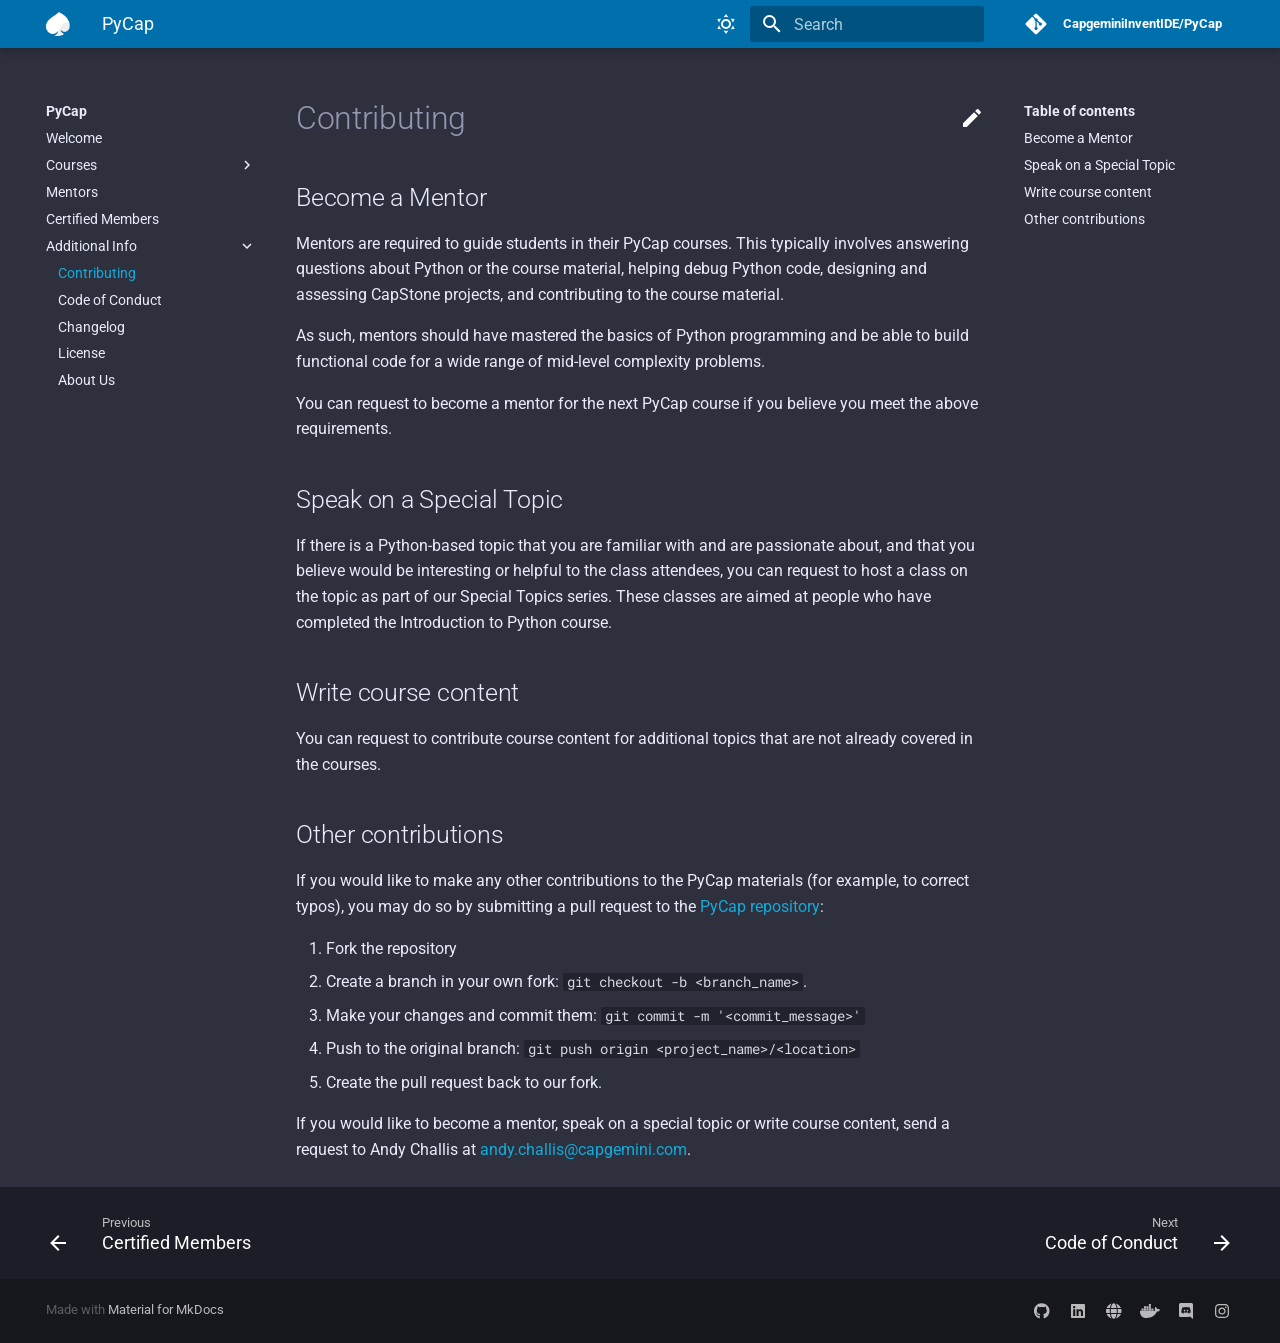
<file: contributing/index.html>
<!doctype html>
<html lang="en" class="no-js">
  <head>
    
      <meta charset="utf-8">
      <meta name="viewport" content="width=device-width,initial-scale=1">
      
        <meta name="description" content="Evolving repo of course material for the PyCap courses">
      
      
      
      
        <link rel="canonical" href="https://CapgeminiInventIDE.github.io/PyCap/contributing/">
      
      <link rel="shortcut icon" href="../assets/imgs/favicon.png">
      <meta name="generator" content="mkdocs-1.1.2, mkdocs-material-6.2.7">
    
    
      
        <title>Contributing - PyCap</title>
      
    
    
      <link rel="stylesheet" href="../assets/stylesheets/main.cb6bc1d0.min.css">
      
        
        <link rel="stylesheet" href="../assets/stylesheets/palette.39b8e14a.min.css">
        
      
    
    
    
      
        
        <link rel="preconnect" href="https://fonts.gstatic.com" crossorigin>
        <link rel="stylesheet" href="https://fonts.googleapis.com/css?family=Roboto:300,400,400i,700%7CRoboto+Mono&display=fallback">
        <style>body,input{font-family:"Roboto",-apple-system,BlinkMacSystemFont,Helvetica,Arial,sans-serif}code,kbd,pre{font-family:"Roboto Mono",SFMono-Regular,Consolas,Menlo,monospace}</style>
      
    
    
    
      <link rel="stylesheet" href="../assets/css/styles.css">
    
    
      
    
    


  

<meta property="og:type" content="website" />
<meta property="og:title" content="PyCap - Contributing" />
<meta property="og:description" content="Evolving repo of course material for the PyCap courses" />
<meta property="og:url" content="https://CapgeminiInventIDE.github.io/PyCap/contributing/" />
<meta property="og:image" content="https://upload.wikimedia.org/wikipedia/commons/thumb/9/9d/Capgemini_201x_logo.svg/1280px-Capgemini_201x_logo.svg.png" />
<meta property="og:image:type" content="image/png" />
<meta property="og:image:width" content="1280" />
<meta property="og:image:height" content="299" />

  </head>
  
  
    
    
    
    
    
    <body dir="ltr" data-md-color-scheme="capgemini" data-md-color-primary="" data-md-color-accent="">
      
  
    
    <input class="md-toggle" data-md-toggle="drawer" type="checkbox" id="__drawer" autocomplete="off">
    <input class="md-toggle" data-md-toggle="search" type="checkbox" id="__search" autocomplete="off">
    <label class="md-overlay" for="__drawer"></label>
    <div data-md-component="skip">
      
        
        <a href="#contributing" class="md-skip">
          Skip to content
        </a>
      
    </div>
    <div data-md-component="announce">
      
    </div>
    
      <header class="md-header" data-md-component="header">
    <nav class="md-header-nav md-grid" aria-label="Header">
        <a href="https://CapgeminiInventIDE.github.io/PyCap" title="PyCap"
            class="md-header-nav__button md-logo" aria-label="PyCap">
            
  <img src="../assets/imgs/index.png" alt="logo">

        </a>
        <label class="md-header-nav__button md-icon" for="__drawer">
            <svg xmlns="http://www.w3.org/2000/svg" viewBox="0 0 24 24"><path d="M3 6h18v2H3V6m0 5h18v2H3v-2m0 5h18v2H3v-2z"/></svg>
        </label>
        <div class="md-header-nav__title" data-md-component="header-title">
            
            <div class="md-header-nav__ellipsis">
                <span class="md-header-nav__topic md-ellipsis">
                    PyCap
                </span>
                <span class="md-header-nav__topic md-ellipsis">
                    
                    Contributing
                    
                </span>
            </div>
            
        </div>
        <div class="md-header-nav__options">
            <button class="md-header-nav__button md-icon" title="Switch to light mode" aria-label="Switch to light mode"
                data-md-color-scheme="capgemini" data-md-state="visible">
                <!-- <div class="md-source__icon md-icon"> -->
                
                <svg xmlns="http://www.w3.org/2000/svg" viewBox="0 0 24 24"><path d="M12 7a5 5 0 015 5 5 5 0 01-5 5 5 5 0 01-5-5 5 5 0 015-5m0 2a3 3 0 00-3 3 3 3 0 003 3 3 3 0 003-3 3 3 0 00-3-3m0-7l2.39 3.42C13.65 5.15 12.84 5 12 5c-.84 0-1.65.15-2.39.42L12 2M3.34 7l4.16-.35A7.2 7.2 0 005.94 8.5c-.44.74-.69 1.5-.83 2.29L3.34 7m.02 10l1.76-3.77a7.131 7.131 0 002.38 4.14L3.36 17M20.65 7l-1.77 3.79a7.023 7.023 0 00-2.38-4.15l4.15.36m-.01 10l-4.14.36c.59-.51 1.12-1.14 1.54-1.86.42-.73.69-1.5.83-2.29L20.64 17M12 22l-2.41-3.44c.74.27 1.55.44 2.41.44.82 0 1.63-.17 2.37-.44L12 22z"/></svg>
                <!-- </div> -->
            </button>
            <button class="md-header-nav__button md-icon" title="Switch to dark mode" aria-label="Switch to dark mode"
                data-md-color-scheme="slate" data-md-state="hidden">
                
                <svg xmlns="http://www.w3.org/2000/svg" viewBox="0 0 24 24"><path d="M17.75 4.09l-2.53 1.94.91 3.06-2.63-1.81-2.63 1.81.91-3.06-2.53-1.94L12.44 4l1.06-3 1.06 3 3.19.09m3.5 6.91l-1.64 1.25.59 1.98-1.7-1.17-1.7 1.17.59-1.98L15.75 11l2.06-.05L18.5 9l.69 1.95 2.06.05m-2.28 4.95c.83-.08 1.72 1.1 1.19 1.85-.32.45-.66.87-1.08 1.27C15.17 23 8.84 23 4.94 19.07c-3.91-3.9-3.91-10.24 0-14.14.4-.4.82-.76 1.27-1.08.75-.53 1.93.36 1.85 1.19-.27 2.86.69 5.83 2.89 8.02a9.96 9.96 0 008.02 2.89m-1.64 2.02a12.08 12.08 0 01-7.8-3.47c-2.17-2.19-3.33-5-3.49-7.82-2.81 3.14-2.7 7.96.31 10.98 3.02 3.01 7.84 3.12 10.98.31z"/></svg>
            </button>

        </div>
        
        <label class="md-header-nav__button md-icon" for="__search">
            <svg xmlns="http://www.w3.org/2000/svg" viewBox="0 0 24 24"><path d="M9.5 3A6.5 6.5 0 0116 9.5c0 1.61-.59 3.09-1.56 4.23l.27.27h.79l5 5-1.5 1.5-5-5v-.79l-.27-.27A6.516 6.516 0 019.5 16 6.5 6.5 0 013 9.5 6.5 6.5 0 019.5 3m0 2C7 5 5 7 5 9.5S7 14 9.5 14 14 12 14 9.5 12 5 9.5 5z"/></svg>
        </label>
        
<div class="md-search" data-md-component="search" role="dialog">
  <label class="md-search__overlay" for="__search"></label>
  <div class="md-search__inner" role="search">
    <form class="md-search__form" name="search">
      <input type="text" class="md-search__input" name="query" aria-label="Search" placeholder="Search" autocapitalize="off" autocorrect="off" autocomplete="off" spellcheck="false" data-md-component="search-query" data-md-state="active" required>
      <label class="md-search__icon md-icon" for="__search">
        <svg xmlns="http://www.w3.org/2000/svg" viewBox="0 0 24 24"><path d="M9.5 3A6.5 6.5 0 0116 9.5c0 1.61-.59 3.09-1.56 4.23l.27.27h.79l5 5-1.5 1.5-5-5v-.79l-.27-.27A6.516 6.516 0 019.5 16 6.5 6.5 0 013 9.5 6.5 6.5 0 019.5 3m0 2C7 5 5 7 5 9.5S7 14 9.5 14 14 12 14 9.5 12 5 9.5 5z"/></svg>
        <svg xmlns="http://www.w3.org/2000/svg" viewBox="0 0 24 24"><path d="M20 11v2H8l5.5 5.5-1.42 1.42L4.16 12l7.92-7.92L13.5 5.5 8 11h12z"/></svg>
      </label>
      <button type="reset" class="md-search__icon md-icon" aria-label="Clear" data-md-component="search-reset" tabindex="-1">
        <svg xmlns="http://www.w3.org/2000/svg" viewBox="0 0 24 24"><path d="M19 6.41L17.59 5 12 10.59 6.41 5 5 6.41 10.59 12 5 17.59 6.41 19 12 13.41 17.59 19 19 17.59 13.41 12 19 6.41z"/></svg>
      </button>
    </form>
    <div class="md-search__output">
      <div class="md-search__scrollwrap" data-md-scrollfix>
        <div class="md-search-result" data-md-component="search-result">
          <div class="md-search-result__meta">
            Initializing search
          </div>
          <ol class="md-search-result__list"></ol>
        </div>
      </div>
    </div>
  </div>
</div>
        
        
        <div class="md-header-nav__source">
            
<a href="https://github.com/CapgeminiInventIDE/PyCap/" title="Go to repository" class="md-source">
  <div class="md-source__icon md-icon">
    
    <svg xmlns="http://www.w3.org/2000/svg" viewBox="0 0 448 512"><path d="M439.55 236.05L244 40.45a28.87 28.87 0 00-40.81 0l-40.66 40.63 51.52 51.52c27.06-9.14 52.68 16.77 43.39 43.68l49.66 49.66c34.23-11.8 61.18 31 35.47 56.69-26.49 26.49-70.21-2.87-56-37.34L240.22 199v121.85c25.3 12.54 22.26 41.85 9.08 55a34.34 34.34 0 01-48.55 0c-17.57-17.6-11.07-46.91 11.25-56v-123c-20.8-8.51-24.6-30.74-18.64-45L142.57 101 8.45 235.14a28.86 28.86 0 000 40.81l195.61 195.6a28.86 28.86 0 0040.8 0l194.69-194.69a28.86 28.86 0 000-40.81z"/></svg>
  </div>
  <div class="md-source__repository">
    CapgeminiInventIDE/PyCap
  </div>
</a>
        </div>
        
    </nav>
</header>
    
    <div class="md-container" data-md-component="container">
      
      
        
      
      <main class="md-main" data-md-component="main">
        <div class="md-main__inner md-grid">
          
            
              
              <div class="md-sidebar md-sidebar--primary" data-md-component="navigation" >
                <div class="md-sidebar__scrollwrap">
                  <div class="md-sidebar__inner">
                    




<nav class="md-nav md-nav--primary" aria-label="Navigation" data-md-level="0">
  <label class="md-nav__title" for="__drawer">
    <a href="https://CapgeminiInventIDE.github.io/PyCap" title="PyCap" class="md-nav__button md-logo" aria-label="PyCap">
      
  <img src="../assets/imgs/index.png" alt="logo">

    </a>
    PyCap
  </label>
  
    <div class="md-nav__source">
      
<a href="https://github.com/CapgeminiInventIDE/PyCap/" title="Go to repository" class="md-source">
  <div class="md-source__icon md-icon">
    
    <svg xmlns="http://www.w3.org/2000/svg" viewBox="0 0 448 512"><path d="M439.55 236.05L244 40.45a28.87 28.87 0 00-40.81 0l-40.66 40.63 51.52 51.52c27.06-9.14 52.68 16.77 43.39 43.68l49.66 49.66c34.23-11.8 61.18 31 35.47 56.69-26.49 26.49-70.21-2.87-56-37.34L240.22 199v121.85c25.3 12.54 22.26 41.85 9.08 55a34.34 34.34 0 01-48.55 0c-17.57-17.6-11.07-46.91 11.25-56v-123c-20.8-8.51-24.6-30.74-18.64-45L142.57 101 8.45 235.14a28.86 28.86 0 000 40.81l195.61 195.6a28.86 28.86 0 0040.8 0l194.69-194.69a28.86 28.86 0 000-40.81z"/></svg>
  </div>
  <div class="md-source__repository">
    CapgeminiInventIDE/PyCap
  </div>
</a>
    </div>
  
  <ul class="md-nav__list" data-md-scrollfix>
    
      
      
      

  
  
  
    <li class="md-nav__item">
      <a href=".." class="md-nav__link">
        Welcome
      </a>
    </li>
  

    
      
      
      

  
  
  
    
    <li class="md-nav__item md-nav__item--nested">
      
      
        <input class="md-nav__toggle md-toggle" data-md-toggle="nav-2" type="checkbox" id="nav-2" >
      
      <label class="md-nav__link" for="nav-2">
        Courses
        <span class="md-nav__icon md-icon"></span>
      </label>
      <nav class="md-nav" aria-label="Courses" data-md-level="1">
        <label class="md-nav__title" for="nav-2">
          <span class="md-nav__icon md-icon"></span>
          Courses
        </label>
        <ul class="md-nav__list" data-md-scrollfix>
          
          
            
  
  
  
    
    <li class="md-nav__item md-nav__item--nested">
      
      
        <input class="md-nav__toggle md-toggle" data-md-toggle="nav-2-1" type="checkbox" id="nav-2-1" >
      
      <label class="md-nav__link" for="nav-2-1">
        Introduction To Python
        <span class="md-nav__icon md-icon"></span>
      </label>
      <nav class="md-nav" aria-label="Introduction To Python" data-md-level="2">
        <label class="md-nav__title" for="nav-2-1">
          <span class="md-nav__icon md-icon"></span>
          Introduction To Python
        </label>
        <ul class="md-nav__list" data-md-scrollfix>
          
          
            
  
  
  
    <li class="md-nav__item">
      <a href="../intro-to-python/summary/" class="md-nav__link">
        Summary
      </a>
    </li>
  

          
            
  
  
  
    
    <li class="md-nav__item md-nav__item--nested">
      
      
        <input class="md-nav__toggle md-toggle" data-md-toggle="nav-2-1-2" type="checkbox" id="nav-2-1-2" >
      
      <label class="md-nav__link" for="nav-2-1-2">
        Project
        <span class="md-nav__icon md-icon"></span>
      </label>
      <nav class="md-nav" aria-label="Project" data-md-level="3">
        <label class="md-nav__title" for="nav-2-1-2">
          <span class="md-nav__icon md-icon"></span>
          Project
        </label>
        <ul class="md-nav__list" data-md-scrollfix>
          
          
            
  
  
  
    <li class="md-nav__item">
      <a href="../intro-to-python/project/tasks/" class="md-nav__link">
        Tasks
      </a>
    </li>
  

          
        </ul>
      </nav>
    </li>
  

          
            
  
  
  
    
    <li class="md-nav__item md-nav__item--nested">
      
      
        <input class="md-nav__toggle md-toggle" data-md-toggle="nav-2-1-3" type="checkbox" id="nav-2-1-3" >
      
      <label class="md-nav__link" for="nav-2-1-3">
        Week 1
        <span class="md-nav__icon md-icon"></span>
      </label>
      <nav class="md-nav" aria-label="Week 1" data-md-level="3">
        <label class="md-nav__title" for="nav-2-1-3">
          <span class="md-nav__icon md-icon"></span>
          Week 1
        </label>
        <ul class="md-nav__list" data-md-scrollfix>
          
          
            
  
  
  
    <li class="md-nav__item">
      <a href="../intro-to-python/week-1.0/" class="md-nav__link">
        Data Structures
      </a>
    </li>
  

          
            
  
  
  
    <li class="md-nav__item">
      <a href="../intro-to-python/week-1.1/" class="md-nav__link">
        Functions
      </a>
    </li>
  

          
            
  
  
  
    <li class="md-nav__item">
      <a href="../intro-to-python/week-1.2/" class="md-nav__link">
        Control Flow
      </a>
    </li>
  

          
        </ul>
      </nav>
    </li>
  

          
            
  
  
  
    
    <li class="md-nav__item md-nav__item--nested">
      
      
        <input class="md-nav__toggle md-toggle" data-md-toggle="nav-2-1-4" type="checkbox" id="nav-2-1-4" >
      
      <label class="md-nav__link" for="nav-2-1-4">
        Week 2
        <span class="md-nav__icon md-icon"></span>
      </label>
      <nav class="md-nav" aria-label="Week 2" data-md-level="3">
        <label class="md-nav__title" for="nav-2-1-4">
          <span class="md-nav__icon md-icon"></span>
          Week 2
        </label>
        <ul class="md-nav__list" data-md-scrollfix>
          
          
            
  
  
  
    <li class="md-nav__item">
      <a href="../intro-to-python/week-2.0/" class="md-nav__link">
        Using User Defined, Internal and External Libraries
      </a>
    </li>
  

          
            
  
  
  
    <li class="md-nav__item">
      <a href="../intro-to-python/week-2.1/" class="md-nav__link">
        Object Oriented Programming
      </a>
    </li>
  

          
            
  
  
  
    <li class="md-nav__item">
      <a href="../intro-to-python/week-2.2/" class="md-nav__link">
        Input/Output
      </a>
    </li>
  

          
        </ul>
      </nav>
    </li>
  

          
            
  
  
  
    
    <li class="md-nav__item md-nav__item--nested">
      
      
        <input class="md-nav__toggle md-toggle" data-md-toggle="nav-2-1-5" type="checkbox" id="nav-2-1-5" >
      
      <label class="md-nav__link" for="nav-2-1-5">
        Week 3
        <span class="md-nav__icon md-icon"></span>
      </label>
      <nav class="md-nav" aria-label="Week 3" data-md-level="3">
        <label class="md-nav__title" for="nav-2-1-5">
          <span class="md-nav__icon md-icon"></span>
          Week 3
        </label>
        <ul class="md-nav__list" data-md-scrollfix>
          
          
            
  
  
  
    <li class="md-nav__item">
      <a href="../intro-to-python/week-3.0/" class="md-nav__link">
        Workflow - Unit Testing
      </a>
    </li>
  

          
            
  
  
  
    <li class="md-nav__item">
      <a href="../intro-to-python/week-3.1/" class="md-nav__link">
        Workflow - Formatting
      </a>
    </li>
  

          
            
  
  
  
    <li class="md-nav__item">
      <a href="../intro-to-python/week-3.2/" class="md-nav__link">
        Workflow - Type Hints
      </a>
    </li>
  

          
        </ul>
      </nav>
    </li>
  

          
            
  
  
  
    
    <li class="md-nav__item md-nav__item--nested">
      
      
        <input class="md-nav__toggle md-toggle" data-md-toggle="nav-2-1-6" type="checkbox" id="nav-2-1-6" >
      
      <label class="md-nav__link" for="nav-2-1-6">
        Week 4
        <span class="md-nav__icon md-icon"></span>
      </label>
      <nav class="md-nav" aria-label="Week 4" data-md-level="3">
        <label class="md-nav__title" for="nav-2-1-6">
          <span class="md-nav__icon md-icon"></span>
          Week 4
        </label>
        <ul class="md-nav__list" data-md-scrollfix>
          
          
            
  
  
  
    <li class="md-nav__item">
      <a href="../intro-to-python/week-4.0/" class="md-nav__link">
        Handling Errors
      </a>
    </li>
  

          
            
  
  
  
    <li class="md-nav__item">
      <a href="../intro-to-python/week-4.1/" class="md-nav__link">
        Building Commandline Applications
      </a>
    </li>
  

          
        </ul>
      </nav>
    </li>
  

          
            
  
  
  
    
    <li class="md-nav__item md-nav__item--nested">
      
      
        <input class="md-nav__toggle md-toggle" data-md-toggle="nav-2-1-7" type="checkbox" id="nav-2-1-7" >
      
      <label class="md-nav__link" for="nav-2-1-7">
        Week 5
        <span class="md-nav__icon md-icon"></span>
      </label>
      <nav class="md-nav" aria-label="Week 5" data-md-level="3">
        <label class="md-nav__title" for="nav-2-1-7">
          <span class="md-nav__icon md-icon"></span>
          Week 5
        </label>
        <ul class="md-nav__list" data-md-scrollfix>
          
          
            
  
  
  
    <li class="md-nav__item">
      <a href="../intro-to-python/week-5.0/" class="md-nav__link">
        Workflow - Version Control
      </a>
    </li>
  

          
            
  
  
  
    <li class="md-nav__item">
      <a href="../intro-to-python/week-5.1/" class="md-nav__link">
        Building an Open Source Application
      </a>
    </li>
  

          
        </ul>
      </nav>
    </li>
  

          
            
  
  
  
    
    <li class="md-nav__item md-nav__item--nested">
      
      
        <input class="md-nav__toggle md-toggle" data-md-toggle="nav-2-1-8" type="checkbox" id="nav-2-1-8" >
      
      <label class="md-nav__link" for="nav-2-1-8">
        Capstone Projects
        <span class="md-nav__icon md-icon"></span>
      </label>
      <nav class="md-nav" aria-label="Capstone Projects" data-md-level="3">
        <label class="md-nav__title" for="nav-2-1-8">
          <span class="md-nav__icon md-icon"></span>
          Capstone Projects
        </label>
        <ul class="md-nav__list" data-md-scrollfix>
          
          
            
  
  
  
    <li class="md-nav__item">
      <a href="../intro-to-python/capstone/intro/" class="md-nav__link">
        Introduction
      </a>
    </li>
  

          
            
  
  
  
    <li class="md-nav__item">
      <a href="../intro-to-python/capstone/board_game/" class="md-nav__link">
        Board game emulation
      </a>
    </li>
  

          
            
  
  
  
    <li class="md-nav__item">
      <a href="../intro-to-python/capstone/external_apis/" class="md-nav__link">
        Interacting with external API's
      </a>
    </li>
  

          
            
  
  
  
    <li class="md-nav__item">
      <a href="../intro-to-python/capstone/secrets/" class="md-nav__link">
        Encryption and secrets manager
      </a>
    </li>
  

          
            
  
  
  
    <li class="md-nav__item">
      <a href="../intro-to-python/capstone/todo_list/" class="md-nav__link">
        Building a TODO list
      </a>
    </li>
  

          
            
  
  
  
    <li class="md-nav__item">
      <a href="../intro-to-python/capstone/web_scraping/" class="md-nav__link">
        Scraping the web for data
      </a>
    </li>
  

          
            
  
  
  
    <li class="md-nav__item">
      <a href="../intro-to-python/capstone/cap_search/" class="md-nav__link">
        Building a basic search engine
      </a>
    </li>
  

          
        </ul>
      </nav>
    </li>
  

          
        </ul>
      </nav>
    </li>
  

          
        </ul>
      </nav>
    </li>
  

    
      
      
      

  
  
  
    <li class="md-nav__item">
      <a href="../mentors/" class="md-nav__link">
        Mentors
      </a>
    </li>
  

    
      
      
      

  
  
  
    <li class="md-nav__item">
      <a href="../certified/" class="md-nav__link">
        Certified Members
      </a>
    </li>
  

    
      
      
      

  
  
    
  
  
    
    <li class="md-nav__item md-nav__item--active md-nav__item--nested">
      
      
        <input class="md-nav__toggle md-toggle" data-md-toggle="nav-5" type="checkbox" id="nav-5" checked>
      
      <label class="md-nav__link" for="nav-5">
        Additional Info
        <span class="md-nav__icon md-icon"></span>
      </label>
      <nav class="md-nav" aria-label="Additional Info" data-md-level="1">
        <label class="md-nav__title" for="nav-5">
          <span class="md-nav__icon md-icon"></span>
          Additional Info
        </label>
        <ul class="md-nav__list" data-md-scrollfix>
          
          
            
  
  
    
  
  
    <li class="md-nav__item md-nav__item--active">
      
      <input class="md-nav__toggle md-toggle" data-md-toggle="toc" type="checkbox" id="__toc">
      
        
      
      
        <label class="md-nav__link md-nav__link--active" for="__toc">
          Contributing
          <span class="md-nav__icon md-icon"></span>
        </label>
      
      <a href="./" class="md-nav__link md-nav__link--active">
        Contributing
      </a>
      
        <!--
Copyright (c) 2016-2020 Martin Donath <martin.donath@squidfunk.com>
    Permission is hereby granted, free of charge, to any person obtaining a copy
    of this software and associated documentation files (the "Software"), to
    deal in the Software without restriction, including without limitation the
    rights to use, copy, modify, merge, publish, distribute, sublicense, and/or
    sell copies of the Software, and to permit persons to whom the Software is
    furnished to do so, subject to the following conditions:
    The above copyright notice and this permission notice shall be included in
    all copies or substantial portions of the Software.
    THE SOFTWARE IS PROVIDED "AS IS", WITHOUT WARRANTY OF ANY KIND, EXPRESS OR
    IMPLIED, INCLUDING BUT NOT LIMITED TO THE WARRANTIES OF MERCHANTABILITY,
    FITNESS FOR A PARTICULAR PURPOSE AND NON-INFRINGEMENT. IN NO EVENT SHALL THE
    AUTHORS OR COPYRIGHT HOLDERS BE LIABLE FOR ANY CLAIM, DAMAGES OR OTHER
    LIABILITY, WHETHER IN AN ACTION OF CONTRACT, TORT OR OTHERWISE, ARISING
    FROM, OUT OF OR IN CONNECTION WITH THE SOFTWARE OR THE USE OR OTHER DEALINGS
    IN THE SOFTWARE.
    -->

    

    
    <!-- Table of contents -->
    <nav class="md-nav md-nav--secondary" aria-label="Table of contents">
        
    
        <!--
        Hack: check whether the content contains a h1 headline. If it does, the
        top-level anchor must be skipped, since it would be redundant to the link
        to the current page that is located just above the anchor. Therefore we
        directly continue with the children of the anchor.
      -->
        
        
        
    
        <!-- Render item list -->
        
        <label class="md-nav__title" for="__toc">
            <span class="md-nav__icon md-icon"></span>
            Table of contents
        </label>
        <ul class="md-nav__list" data-md-scrollfix>
            
            <li class="md-nav__item">
  <a href="#become-a-mentor" class="md-nav__link">
    Become a Mentor
  </a>
  
</li>
            
            <li class="md-nav__item">
  <a href="#speak-on-a-special-topic" class="md-nav__link">
    Speak on a Special Topic
  </a>
  
</li>
            
            <li class="md-nav__item">
  <a href="#write-course-content" class="md-nav__link">
    Write course content
  </a>
  
</li>
            
            <li class="md-nav__item">
  <a href="#other-contributions" class="md-nav__link">
    Other contributions
  </a>
  
</li>
            
        </ul>
        
    </nav>
    
      
    </li>
  

          
            
  
  
  
    <li class="md-nav__item">
      <a href="../code_of_conduct/" class="md-nav__link">
        Code of Conduct
      </a>
    </li>
  

          
            
  
  
  
    <li class="md-nav__item">
      <a href="../changelog/" class="md-nav__link">
        Changelog
      </a>
    </li>
  

          
            
  
  
  
    <li class="md-nav__item">
      <a href="../license/" class="md-nav__link">
        License
      </a>
    </li>
  

          
            
  
  
  
    <li class="md-nav__item">
      <a href="../about_us/" class="md-nav__link">
        About Us
      </a>
    </li>
  

          
        </ul>
      </nav>
    </li>
  

    
  </ul>
</nav>
                  </div>
                </div>
              </div>
            
            
              
              <div class="md-sidebar md-sidebar--secondary" data-md-component="toc" >
                <div class="md-sidebar__scrollwrap">
                  <div class="md-sidebar__inner">
                    <!--
Copyright (c) 2016-2020 Martin Donath <martin.donath@squidfunk.com>
    Permission is hereby granted, free of charge, to any person obtaining a copy
    of this software and associated documentation files (the "Software"), to
    deal in the Software without restriction, including without limitation the
    rights to use, copy, modify, merge, publish, distribute, sublicense, and/or
    sell copies of the Software, and to permit persons to whom the Software is
    furnished to do so, subject to the following conditions:
    The above copyright notice and this permission notice shall be included in
    all copies or substantial portions of the Software.
    THE SOFTWARE IS PROVIDED "AS IS", WITHOUT WARRANTY OF ANY KIND, EXPRESS OR
    IMPLIED, INCLUDING BUT NOT LIMITED TO THE WARRANTIES OF MERCHANTABILITY,
    FITNESS FOR A PARTICULAR PURPOSE AND NON-INFRINGEMENT. IN NO EVENT SHALL THE
    AUTHORS OR COPYRIGHT HOLDERS BE LIABLE FOR ANY CLAIM, DAMAGES OR OTHER
    LIABILITY, WHETHER IN AN ACTION OF CONTRACT, TORT OR OTHERWISE, ARISING
    FROM, OUT OF OR IN CONNECTION WITH THE SOFTWARE OR THE USE OR OTHER DEALINGS
    IN THE SOFTWARE.
    -->

    

    
    <!-- Table of contents -->
    <nav class="md-nav md-nav--secondary" aria-label="Table of contents">
        
    
        <!--
        Hack: check whether the content contains a h1 headline. If it does, the
        top-level anchor must be skipped, since it would be redundant to the link
        to the current page that is located just above the anchor. Therefore we
        directly continue with the children of the anchor.
      -->
        
        
        
    
        <!-- Render item list -->
        
        <label class="md-nav__title" for="__toc">
            <span class="md-nav__icon md-icon"></span>
            Table of contents
        </label>
        <ul class="md-nav__list" data-md-scrollfix>
            
            <li class="md-nav__item">
  <a href="#become-a-mentor" class="md-nav__link">
    Become a Mentor
  </a>
  
</li>
            
            <li class="md-nav__item">
  <a href="#speak-on-a-special-topic" class="md-nav__link">
    Speak on a Special Topic
  </a>
  
</li>
            
            <li class="md-nav__item">
  <a href="#write-course-content" class="md-nav__link">
    Write course content
  </a>
  
</li>
            
            <li class="md-nav__item">
  <a href="#other-contributions" class="md-nav__link">
    Other contributions
  </a>
  
</li>
            
        </ul>
        
    </nav>
    
                  </div>
                </div>
              </div>
            
          
          <div class="md-content">
            <article class="md-content__inner md-typeset">
              
                
                  <a href="https://github.com/CapgeminiInventIDE/PyCap/edit/main/docs/contributing.md" title="Edit this page" class="md-content__button md-icon">
                    <svg xmlns="http://www.w3.org/2000/svg" viewBox="0 0 24 24"><path d="M20.71 7.04c.39-.39.39-1.04 0-1.41l-2.34-2.34c-.37-.39-1.02-.39-1.41 0l-1.84 1.83 3.75 3.75M3 17.25V21h3.75L17.81 9.93l-3.75-3.75L3 17.25z"/></svg>
                  </a>
                
                
                <h1 id="contributing">Contributing<a class="headerlink" href="#contributing" title="Permanent link">¤</a></h1>
<h2 id="become-a-mentor">Become a Mentor<a class="headerlink" href="#become-a-mentor" title="Permanent link">¤</a></h2>
<p>Mentors are required to guide students in their PyCap courses. This typically involves answering questions about Python or the course material, helping debug Python code, designing and assessing CapStone projects, and contributing to the course material.</p>
<p>As such, mentors should have mastered the basics of Python programming and be able to build functional code for a wide range of mid-level complexity problems.</p>
<p>You can request to become a mentor for the next PyCap course if you believe you meet the above requirements.</p>
<h2 id="speak-on-a-special-topic">Speak on a Special Topic<a class="headerlink" href="#speak-on-a-special-topic" title="Permanent link">¤</a></h2>
<p>If there is a Python-based topic that you are familiar with and are passionate about, and that you believe would be interesting or helpful to the class attendees, you can request to host a class on the topic as part of our Special Topics series. These classes are aimed at people who have completed the Introduction to Python course.</p>
<h2 id="write-course-content">Write course content<a class="headerlink" href="#write-course-content" title="Permanent link">¤</a></h2>
<p>You can request to contribute course content for additional topics that are not already covered in the courses.</p>
<h2 id="other-contributions">Other contributions<a class="headerlink" href="#other-contributions" title="Permanent link">¤</a></h2>
<p>If you would like to make any other contributions to the PyCap materials (for example, to correct typos), you may do so by submitting a pull request to the <a href="https://github.com/CapgeminiInventIDE/PyCap">PyCap repository</a>:</p>
<ol>
<li>Fork the repository</li>
<li>Create a branch in your own fork: <code>git checkout -b &lt;branch_name&gt;</code>.</li>
<li>Make your changes and commit them: <code>git commit -m '&lt;commit_message&gt;'</code></li>
<li>Push to the original branch: <code>git push origin &lt;project_name&gt;/&lt;location&gt;</code></li>
<li>Create the pull request back to our fork.</li>
</ol>
<p>If you would like to become a mentor, speak on a special topic or write course content, send a request to Andy Challis at <a href="mailto:andy.challis@capgemini.com">andy.challis@capgemini.com</a>.</p>
                
              
              
                


              
            </article>
          </div>
        </div>
      </main>
      
        
<footer class="md-footer">
  
    <div class="md-footer-nav">
      <nav class="md-footer-nav__inner md-grid" aria-label="Footer">
        
          <a href="../certified/" class="md-footer-nav__link md-footer-nav__link--prev" rel="prev">
            <div class="md-footer-nav__button md-icon">
              <svg xmlns="http://www.w3.org/2000/svg" viewBox="0 0 24 24"><path d="M20 11v2H8l5.5 5.5-1.42 1.42L4.16 12l7.92-7.92L13.5 5.5 8 11h12z"/></svg>
            </div>
            <div class="md-footer-nav__title">
              <div class="md-ellipsis">
                <span class="md-footer-nav__direction">
                  Previous
                </span>
                Certified Members
              </div>
            </div>
          </a>
        
        
          <a href="../code_of_conduct/" class="md-footer-nav__link md-footer-nav__link--next" rel="next">
            <div class="md-footer-nav__title">
              <div class="md-ellipsis">
                <span class="md-footer-nav__direction">
                  Next
                </span>
                Code of Conduct
              </div>
            </div>
            <div class="md-footer-nav__button md-icon">
              <svg xmlns="http://www.w3.org/2000/svg" viewBox="0 0 24 24"><path d="M4 11v2h12l-5.5 5.5 1.42 1.42L19.84 12l-7.92-7.92L10.5 5.5 16 11H4z"/></svg>
            </div>
          </a>
        
      </nav>
    </div>
  
  <div class="md-footer-meta md-typeset">
    <div class="md-footer-meta__inner md-grid">
      <div class="md-footer-copyright">
        
        Made with
        <a href="https://squidfunk.github.io/mkdocs-material/" target="_blank" rel="noopener">
          Material for MkDocs
        </a>
      </div>
      
  <div class="md-footer-social">
    
      
      
        
        
      
      <a href="https://github.com/CapgeminiInventIDE" target="_blank" rel="noopener" title="github.com" class="md-footer-social__link">
        <svg xmlns="http://www.w3.org/2000/svg" viewBox="0 0 496 512"><path d="M165.9 397.4c0 2-2.3 3.6-5.2 3.6-3.3.3-5.6-1.3-5.6-3.6 0-2 2.3-3.6 5.2-3.6 3-.3 5.6 1.3 5.6 3.6zm-31.1-4.5c-.7 2 1.3 4.3 4.3 4.9 2.6 1 5.6 0 6.2-2s-1.3-4.3-4.3-5.2c-2.6-.7-5.5.3-6.2 2.3zm44.2-1.7c-2.9.7-4.9 2.6-4.6 4.9.3 2 2.9 3.3 5.9 2.6 2.9-.7 4.9-2.6 4.6-4.6-.3-1.9-3-3.2-5.9-2.9zM244.8 8C106.1 8 0 113.3 0 252c0 110.9 69.8 205.8 169.5 239.2 12.8 2.3 17.3-5.6 17.3-12.1 0-6.2-.3-40.4-.3-61.4 0 0-70 15-84.7-29.8 0 0-11.4-29.1-27.8-36.6 0 0-22.9-15.7 1.6-15.4 0 0 24.9 2 38.6 25.8 21.9 38.6 58.6 27.5 72.9 20.9 2.3-16 8.8-27.1 16-33.7-55.9-6.2-112.3-14.3-112.3-110.5 0-27.5 7.6-41.3 23.6-58.9-2.6-6.5-11.1-33.3 2.6-67.9 20.9-6.5 69 27 69 27 20-5.6 41.5-8.5 62.8-8.5s42.8 2.9 62.8 8.5c0 0 48.1-33.6 69-27 13.7 34.7 5.2 61.4 2.6 67.9 16 17.7 25.8 31.5 25.8 58.9 0 96.5-58.9 104.2-114.8 110.5 9.2 7.9 17 22.9 17 46.4 0 33.7-.3 75.4-.3 83.6 0 6.5 4.6 14.4 17.3 12.1C428.2 457.8 496 362.9 496 252 496 113.3 383.5 8 244.8 8zM97.2 352.9c-1.3 1-1 3.3.7 5.2 1.6 1.6 3.9 2.3 5.2 1 1.3-1 1-3.3-.7-5.2-1.6-1.6-3.9-2.3-5.2-1zm-10.8-8.1c-.7 1.3.3 2.9 2.3 3.9 1.6 1 3.6.7 4.3-.7.7-1.3-.3-2.9-2.3-3.9-2-.6-3.6-.3-4.3.7zm32.4 35.6c-1.6 1.3-1 4.3 1.3 6.2 2.3 2.3 5.2 2.6 6.5 1 1.3-1.3.7-4.3-1.3-6.2-2.2-2.3-5.2-2.6-6.5-1zm-11.4-14.7c-1.6 1-1.6 3.6 0 5.9 1.6 2.3 4.3 3.3 5.6 2.3 1.6-1.3 1.6-3.9 0-6.2-1.4-2.3-4-3.3-5.6-2z"/></svg>
      </a>
    
      
      
        
        
      
      <a href="https://www.linkedin.com/company/capgemini-invent" target="_blank" rel="noopener" title="www.linkedin.com" class="md-footer-social__link">
        <svg xmlns="http://www.w3.org/2000/svg" viewBox="0 0 448 512"><path d="M416 32H31.9C14.3 32 0 46.5 0 64.3v383.4C0 465.5 14.3 480 31.9 480H416c17.6 0 32-14.5 32-32.3V64.3c0-17.8-14.4-32.3-32-32.3zM135.4 416H69V202.2h66.5V416zm-33.2-243c-21.3 0-38.5-17.3-38.5-38.5S80.9 96 102.2 96c21.2 0 38.5 17.3 38.5 38.5 0 21.3-17.2 38.5-38.5 38.5zm282.1 243h-66.4V312c0-24.8-.5-56.7-34.5-56.7-34.6 0-39.9 27-39.9 54.9V416h-66.4V202.2h63.7v29.2h.9c8.9-16.8 30.6-34.5 62.9-34.5 67.2 0 79.7 44.3 79.7 101.9V416z"/></svg>
      </a>
    
      
      
        
        
      
      <a href="https://www.capgemini.com/service/invent/" target="_blank" rel="noopener" title="www.capgemini.com" class="md-footer-social__link">
        <svg xmlns="http://www.w3.org/2000/svg" viewBox="0 0 496 512"><path d="M336.5 160C322 70.7 287.8 8 248 8s-74 62.7-88.5 152h177zM152 256c0 22.2 1.2 43.5 3.3 64h185.3c2.1-20.5 3.3-41.8 3.3-64s-1.2-43.5-3.3-64H155.3c-2.1 20.5-3.3 41.8-3.3 64zm324.7-96c-28.6-67.9-86.5-120.4-158-141.6 24.4 33.8 41.2 84.7 50 141.6h108zM177.2 18.4C105.8 39.6 47.8 92.1 19.3 160h108c8.7-56.9 25.5-107.8 49.9-141.6zM487.4 192H372.7c2.1 21 3.3 42.5 3.3 64s-1.2 43-3.3 64h114.6c5.5-20.5 8.6-41.8 8.6-64s-3.1-43.5-8.5-64zM120 256c0-21.5 1.2-43 3.3-64H8.6C3.2 212.5 0 233.8 0 256s3.2 43.5 8.6 64h114.6c-2-21-3.2-42.5-3.2-64zm39.5 96c14.5 89.3 48.7 152 88.5 152s74-62.7 88.5-152h-177zm159.3 141.6c71.4-21.2 129.4-73.7 158-141.6h-108c-8.8 56.9-25.6 107.8-50 141.6zM19.3 352c28.6 67.9 86.5 120.4 158 141.6-24.4-33.8-41.2-84.7-50-141.6h-108z"/></svg>
      </a>
    
      
      
        
        
      
      <a href="https://hub.docker.com/orgs/capgeminiinventide" target="_blank" rel="noopener" title="hub.docker.com" class="md-footer-social__link">
        <svg xmlns="http://www.w3.org/2000/svg" viewBox="0 0 640 512"><path d="M349.9 236.3h-66.1v-59.4h66.1v59.4zm0-204.3h-66.1v60.7h66.1V32zm78.2 144.8H362v59.4h66.1v-59.4zm-156.3-72.1h-66.1v60.1h66.1v-60.1zm78.1 0h-66.1v60.1h66.1v-60.1zm276.8 100c-14.4-9.7-47.6-13.2-73.1-8.4-3.3-24-16.7-44.9-41.1-63.7l-14-9.3-9.3 14c-18.4 27.8-23.4 73.6-3.7 103.8-8.7 4.7-25.8 11.1-48.4 10.7H2.4c-8.7 50.8 5.8 116.8 44 162.1 37.1 43.9 92.7 66.2 165.4 66.2 157.4 0 273.9-72.5 328.4-204.2 21.4.4 67.6.1 91.3-45.2 1.5-2.5 6.6-13.2 8.5-17.1l-13.3-8.9zm-511.1-27.9h-66v59.4h66.1v-59.4zm78.1 0h-66.1v59.4h66.1v-59.4zm78.1 0h-66.1v59.4h66.1v-59.4zm-78.1-72.1h-66.1v60.1h66.1v-60.1z"/></svg>
      </a>
    
      
      
        
        
      
      <a href="https://discord.gg/rQcMtVE" target="_blank" rel="noopener" title="discord.gg" class="md-footer-social__link">
        <svg xmlns="http://www.w3.org/2000/svg" viewBox="0 0 448 512"><path d="M297.216 243.2c0 15.616-11.52 28.416-26.112 28.416-14.336 0-26.112-12.8-26.112-28.416s11.52-28.416 26.112-28.416c14.592 0 26.112 12.8 26.112 28.416zm-119.552-28.416c-14.592 0-26.112 12.8-26.112 28.416s11.776 28.416 26.112 28.416c14.592 0 26.112-12.8 26.112-28.416.256-15.616-11.52-28.416-26.112-28.416zM448 52.736V512c-64.494-56.994-43.868-38.128-118.784-107.776l13.568 47.36H52.48C23.552 451.584 0 428.032 0 398.848V52.736C0 23.552 23.552 0 52.48 0h343.04C424.448 0 448 23.552 448 52.736zm-72.96 242.688c0-82.432-36.864-149.248-36.864-149.248-36.864-27.648-71.936-26.88-71.936-26.88l-3.584 4.096c43.52 13.312 63.744 32.512 63.744 32.512-60.811-33.329-132.244-33.335-191.232-7.424-9.472 4.352-15.104 7.424-15.104 7.424s21.248-20.224 67.328-33.536l-2.56-3.072s-35.072-.768-71.936 26.88c0 0-36.864 66.816-36.864 149.248 0 0 21.504 37.12 78.08 38.912 0 0 9.472-11.52 17.152-21.248-32.512-9.728-44.8-30.208-44.8-30.208 3.766 2.636 9.976 6.053 10.496 6.4 43.21 24.198 104.588 32.126 159.744 8.96 8.96-3.328 18.944-8.192 29.44-15.104 0 0-12.8 20.992-46.336 30.464 7.68 9.728 16.896 20.736 16.896 20.736 56.576-1.792 78.336-38.912 78.336-38.912z"/></svg>
      </a>
    
      
      
        
        
      
      <a href="https://www.instagram.com/capgeminiinvent/" target="_blank" rel="noopener" title="www.instagram.com" class="md-footer-social__link">
        <svg xmlns="http://www.w3.org/2000/svg" viewBox="0 0 448 512"><path d="M224.1 141c-63.6 0-114.9 51.3-114.9 114.9s51.3 114.9 114.9 114.9S339 319.5 339 255.9 287.7 141 224.1 141zm0 189.6c-41.1 0-74.7-33.5-74.7-74.7s33.5-74.7 74.7-74.7 74.7 33.5 74.7 74.7-33.6 74.7-74.7 74.7zm146.4-194.3c0 14.9-12 26.8-26.8 26.8-14.9 0-26.8-12-26.8-26.8s12-26.8 26.8-26.8 26.8 12 26.8 26.8zm76.1 27.2c-1.7-35.9-9.9-67.7-36.2-93.9-26.2-26.2-58-34.4-93.9-36.2-37-2.1-147.9-2.1-184.9 0-35.8 1.7-67.6 9.9-93.9 36.1s-34.4 58-36.2 93.9c-2.1 37-2.1 147.9 0 184.9 1.7 35.9 9.9 67.7 36.2 93.9s58 34.4 93.9 36.2c37 2.1 147.9 2.1 184.9 0 35.9-1.7 67.7-9.9 93.9-36.2 26.2-26.2 34.4-58 36.2-93.9 2.1-37 2.1-147.8 0-184.8zM398.8 388c-7.8 19.6-22.9 34.7-42.6 42.6-29.5 11.7-99.5 9-132.1 9s-102.7 2.6-132.1-9c-19.6-7.8-34.7-22.9-42.6-42.6-11.7-29.5-9-99.5-9-132.1s-2.6-102.7 9-132.1c7.8-19.6 22.9-34.7 42.6-42.6 29.5-11.7 99.5-9 132.1-9s102.7-2.6 132.1 9c19.6 7.8 34.7 22.9 42.6 42.6 11.7 29.5 9 99.5 9 132.1s2.7 102.7-9 132.1z"/></svg>
      </a>
    
  </div>

    </div>
  </div>
</footer>
      
    </div>
    
      <script src="../assets/javascripts/vendor.53cc9318.min.js"></script>
      <script src="../assets/javascripts/bundle.e9c9f54f.min.js"></script><script id="__lang" type="application/json">{"clipboard.copy": "Copy to clipboard", "clipboard.copied": "Copied to clipboard", "search.config.lang": "en", "search.config.pipeline": "trimmer, stopWordFilter", "search.config.separator": "[\\s\\-]+", "search.placeholder": "Search", "search.result.placeholder": "Type to start searching", "search.result.none": "No matching documents", "search.result.one": "1 matching document", "search.result.other": "# matching documents", "search.result.more.one": "1 more on this page", "search.result.more.other": "# more on this page", "search.result.term.missing": "Missing"}</script>
      
      <script>
        app = initialize({
          base: "..",
          features: [],
          search: Object.assign({
            worker: "../assets/javascripts/worker/search.9c0e82ba.min.js"
          }, typeof search !== "undefined" && search)
        })
      </script>
      
        <script src="../assets/js/theme.js"></script>
      
    
  </body>
</html>
</file>
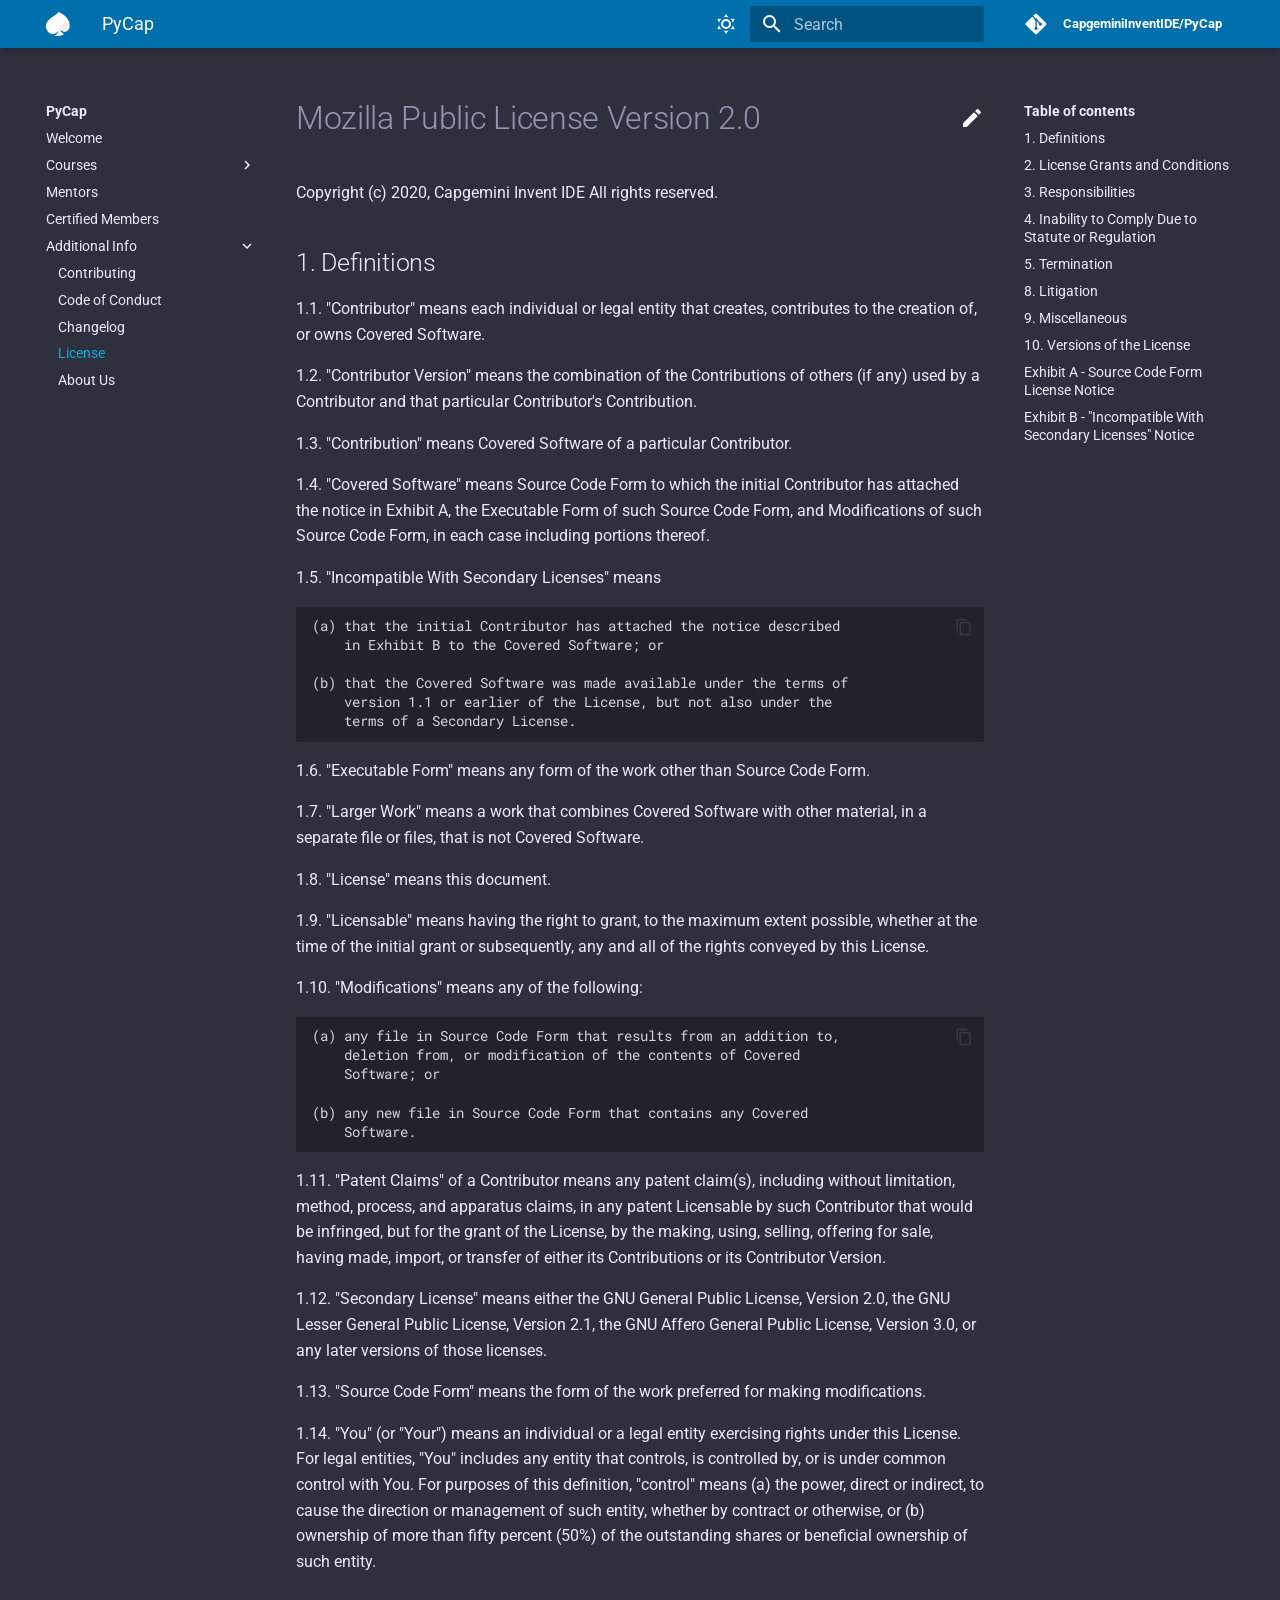
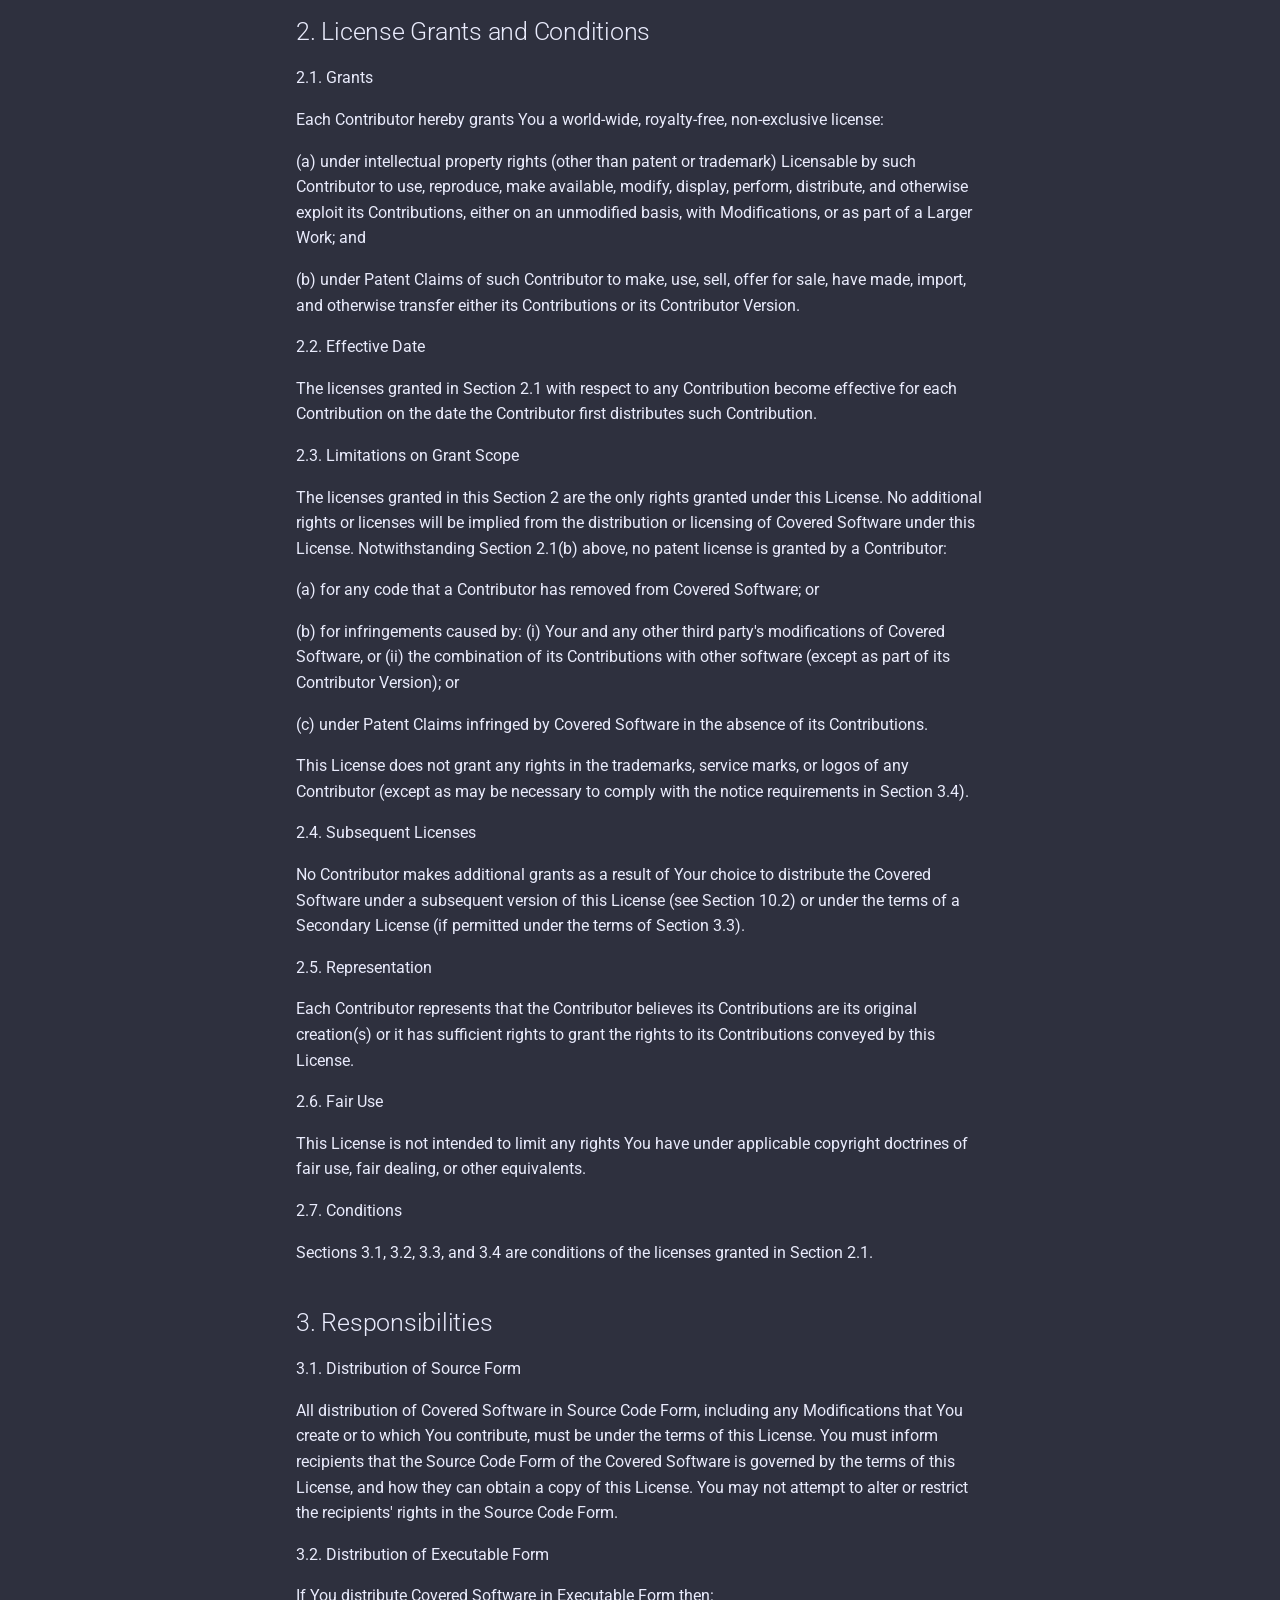
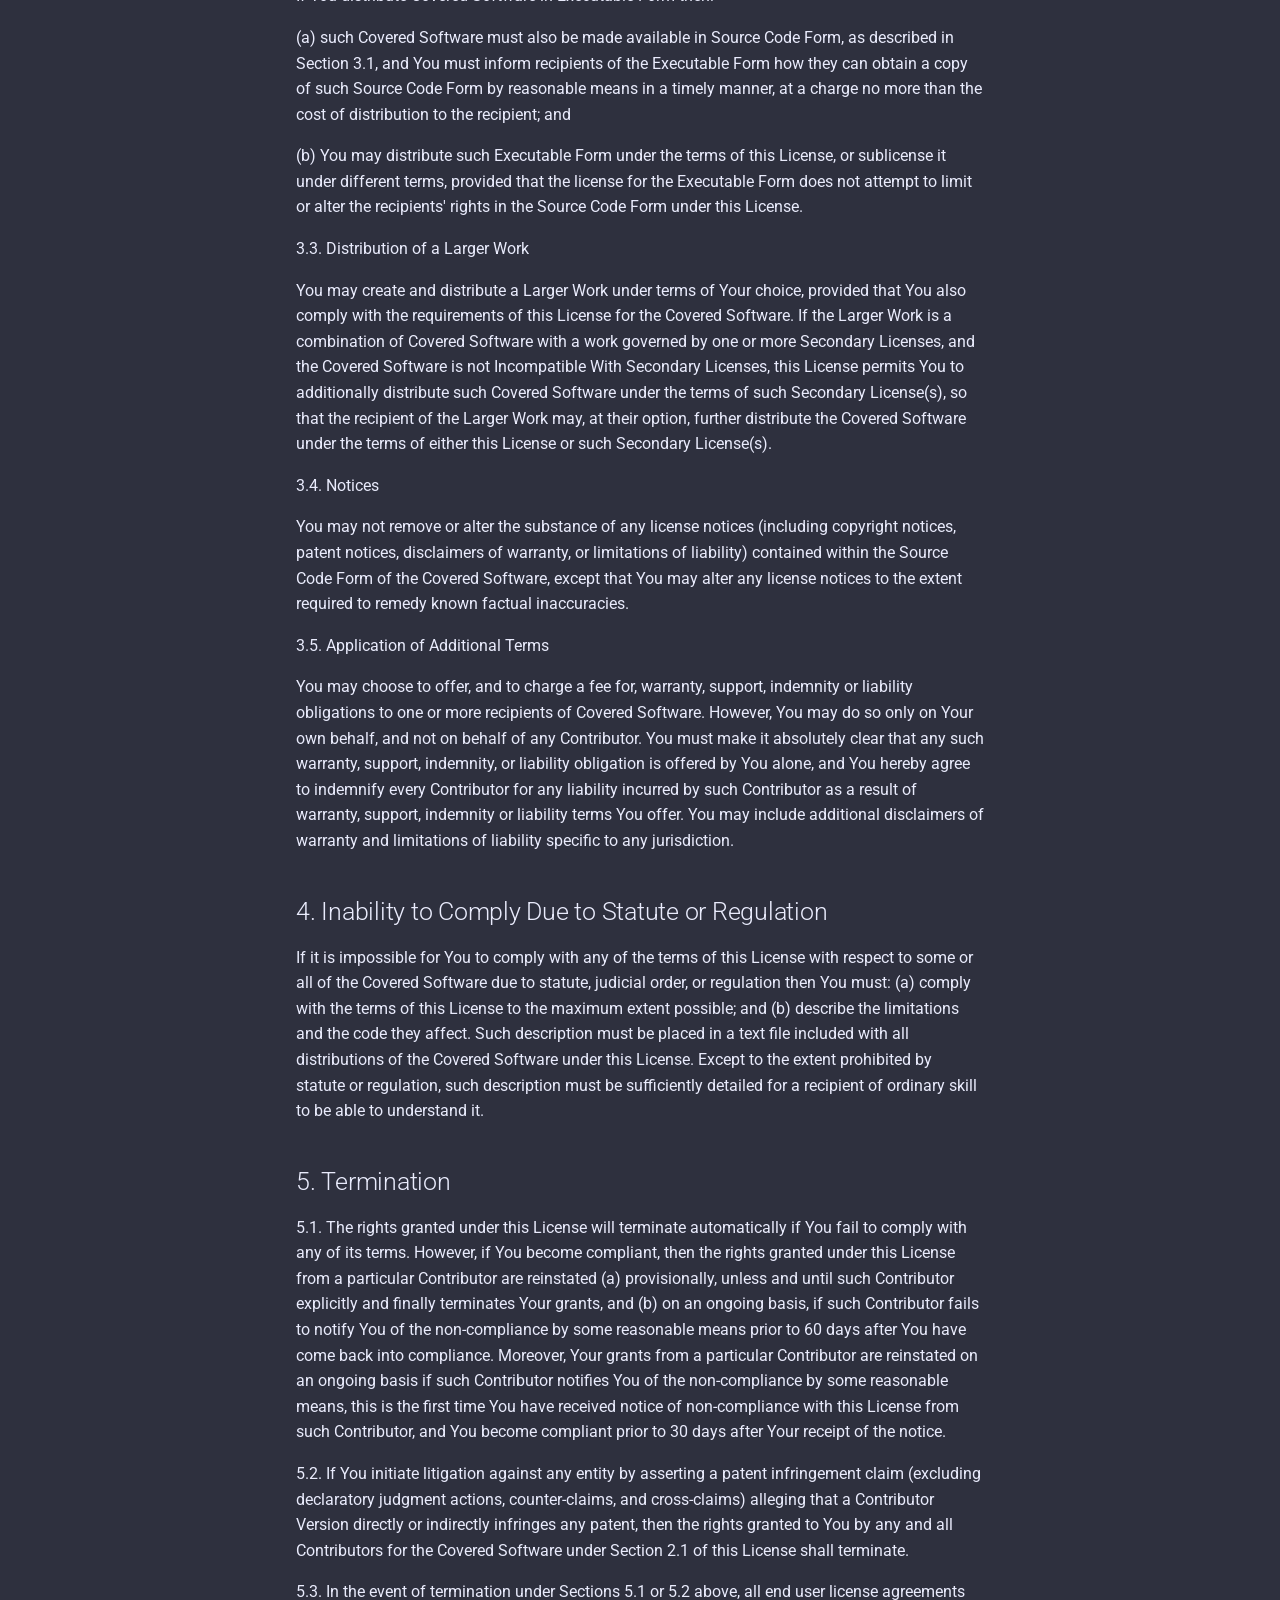
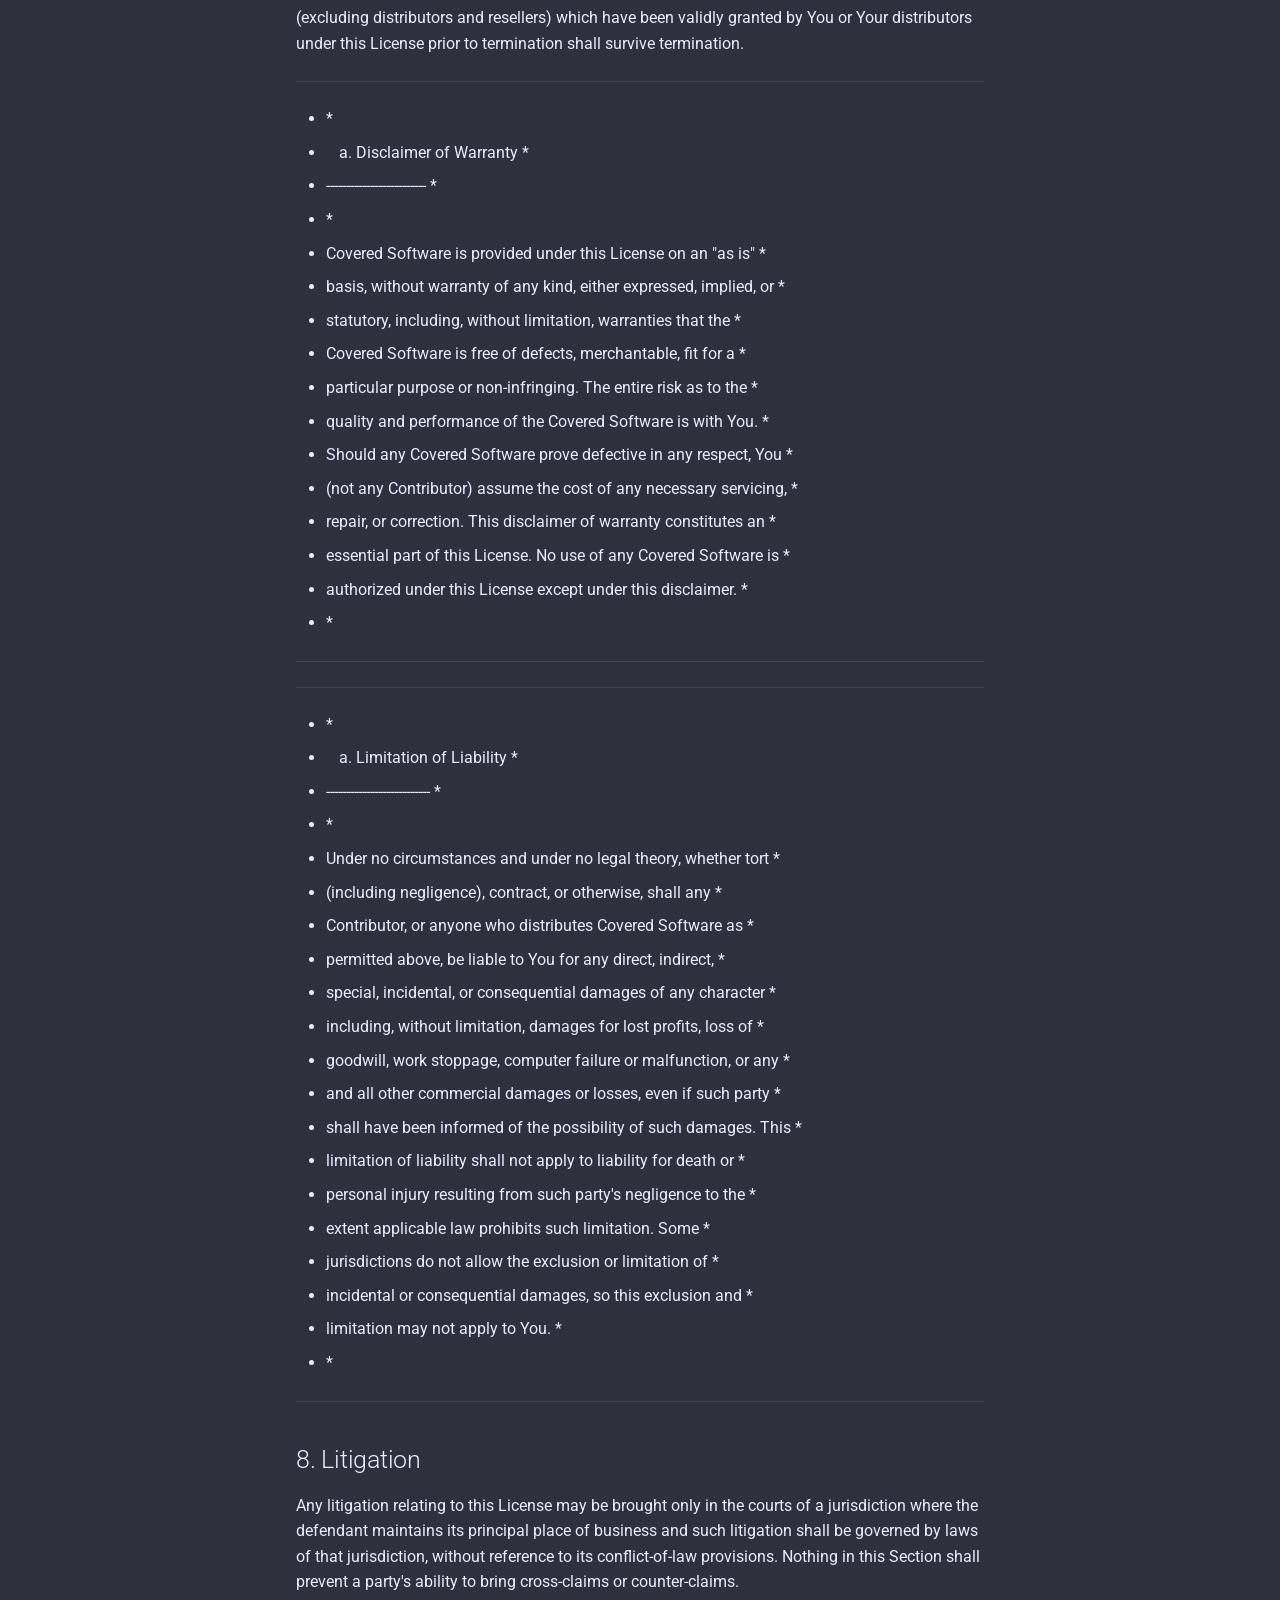
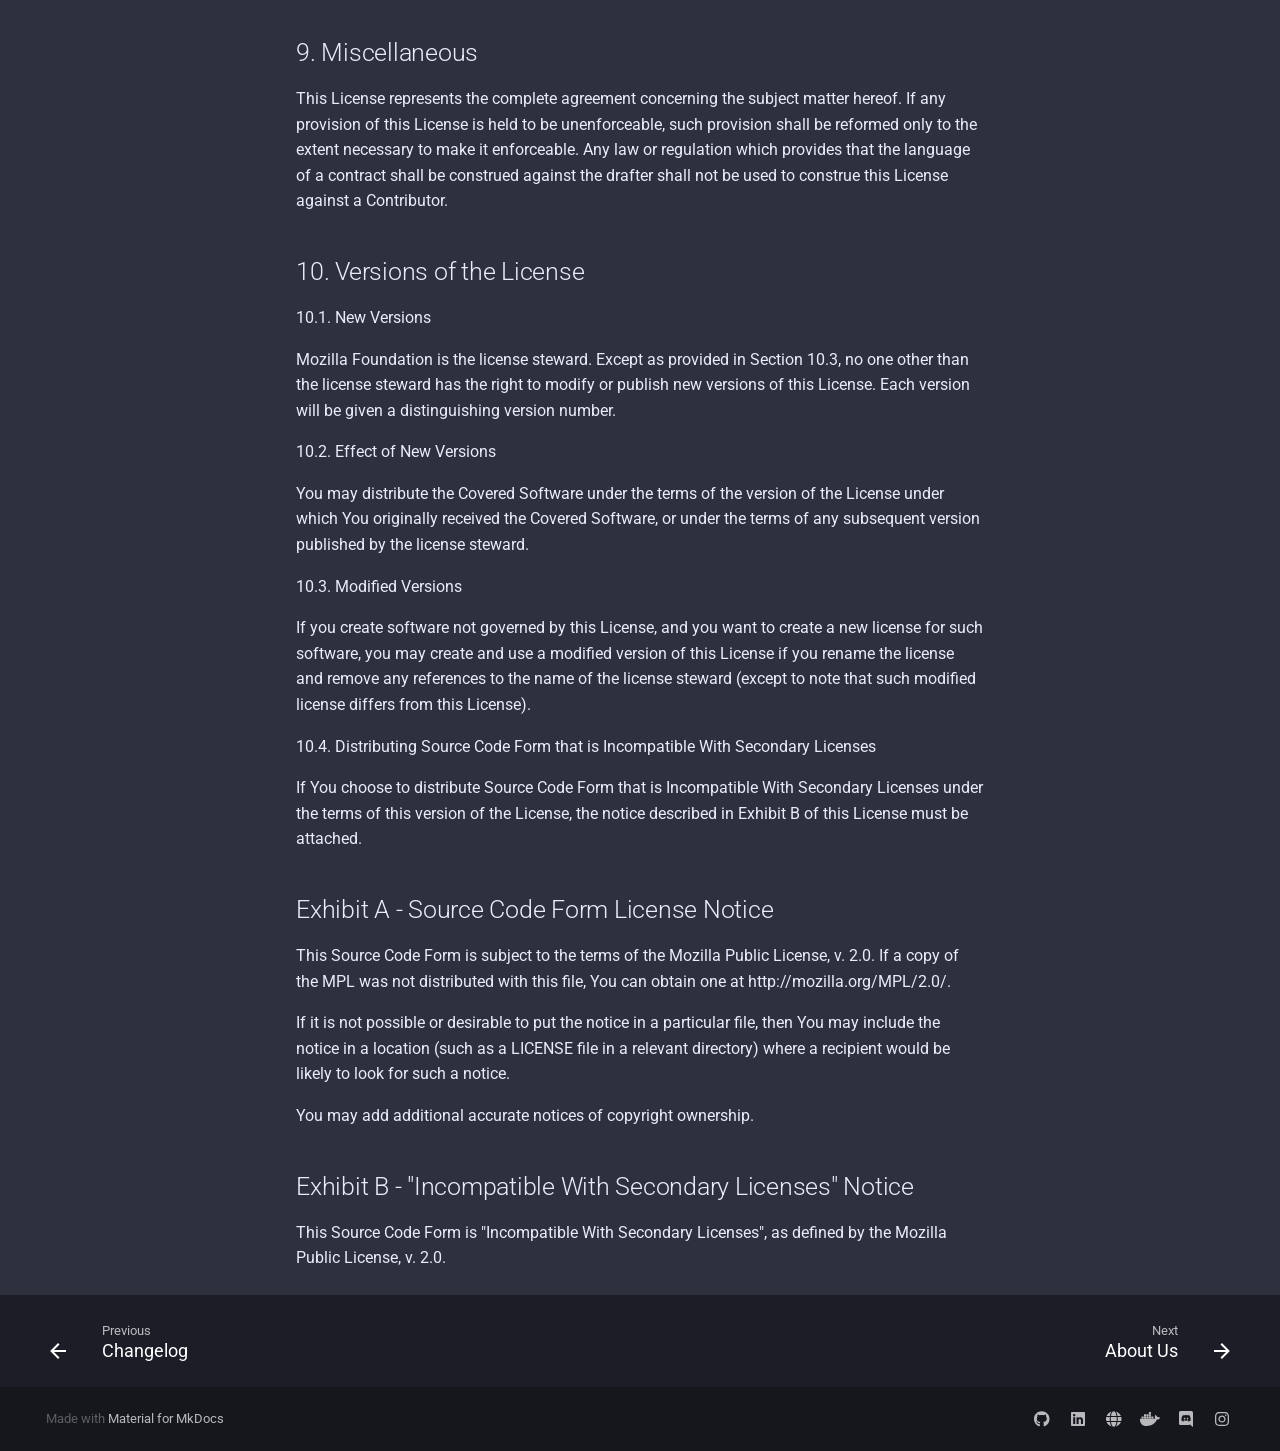
<file: license/index.html>
<!doctype html>
<html lang="en" class="no-js">
  <head>
    
      <meta charset="utf-8">
      <meta name="viewport" content="width=device-width,initial-scale=1">
      
        <meta name="description" content="Evolving repo of course material for the PyCap courses">
      
      
      
      
        <link rel="canonical" href="https://CapgeminiInventIDE.github.io/PyCap/license/">
      
      <link rel="shortcut icon" href="../assets/imgs/favicon.png">
      <meta name="generator" content="mkdocs-1.1.2, mkdocs-material-6.2.7">
    
    
      
        <title>License - PyCap</title>
      
    
    
      <link rel="stylesheet" href="../assets/stylesheets/main.cb6bc1d0.min.css">
      
        
        <link rel="stylesheet" href="../assets/stylesheets/palette.39b8e14a.min.css">
        
      
    
    
    
      
        
        <link rel="preconnect" href="https://fonts.gstatic.com" crossorigin>
        <link rel="stylesheet" href="https://fonts.googleapis.com/css?family=Roboto:300,400,400i,700%7CRoboto+Mono&display=fallback">
        <style>body,input{font-family:"Roboto",-apple-system,BlinkMacSystemFont,Helvetica,Arial,sans-serif}code,kbd,pre{font-family:"Roboto Mono",SFMono-Regular,Consolas,Menlo,monospace}</style>
      
    
    
    
      <link rel="stylesheet" href="../assets/css/styles.css">
    
    
      
    
    


  

<meta property="og:type" content="website" />
<meta property="og:title" content="PyCap - License" />
<meta property="og:description" content="Evolving repo of course material for the PyCap courses" />
<meta property="og:url" content="https://CapgeminiInventIDE.github.io/PyCap/license/" />
<meta property="og:image" content="https://upload.wikimedia.org/wikipedia/commons/thumb/9/9d/Capgemini_201x_logo.svg/1280px-Capgemini_201x_logo.svg.png" />
<meta property="og:image:type" content="image/png" />
<meta property="og:image:width" content="1280" />
<meta property="og:image:height" content="299" />

  </head>
  
  
    
    
    
    
    
    <body dir="ltr" data-md-color-scheme="capgemini" data-md-color-primary="" data-md-color-accent="">
      
  
    
    <input class="md-toggle" data-md-toggle="drawer" type="checkbox" id="__drawer" autocomplete="off">
    <input class="md-toggle" data-md-toggle="search" type="checkbox" id="__search" autocomplete="off">
    <label class="md-overlay" for="__drawer"></label>
    <div data-md-component="skip">
      
        
        <a href="#mozilla-public-license-version-20" class="md-skip">
          Skip to content
        </a>
      
    </div>
    <div data-md-component="announce">
      
    </div>
    
      <header class="md-header" data-md-component="header">
    <nav class="md-header-nav md-grid" aria-label="Header">
        <a href="https://CapgeminiInventIDE.github.io/PyCap" title="PyCap"
            class="md-header-nav__button md-logo" aria-label="PyCap">
            
  <img src="../assets/imgs/index.png" alt="logo">

        </a>
        <label class="md-header-nav__button md-icon" for="__drawer">
            <svg xmlns="http://www.w3.org/2000/svg" viewBox="0 0 24 24"><path d="M3 6h18v2H3V6m0 5h18v2H3v-2m0 5h18v2H3v-2z"/></svg>
        </label>
        <div class="md-header-nav__title" data-md-component="header-title">
            
            <div class="md-header-nav__ellipsis">
                <span class="md-header-nav__topic md-ellipsis">
                    PyCap
                </span>
                <span class="md-header-nav__topic md-ellipsis">
                    
                    License
                    
                </span>
            </div>
            
        </div>
        <div class="md-header-nav__options">
            <button class="md-header-nav__button md-icon" title="Switch to light mode" aria-label="Switch to light mode"
                data-md-color-scheme="capgemini" data-md-state="visible">
                <!-- <div class="md-source__icon md-icon"> -->
                
                <svg xmlns="http://www.w3.org/2000/svg" viewBox="0 0 24 24"><path d="M12 7a5 5 0 015 5 5 5 0 01-5 5 5 5 0 01-5-5 5 5 0 015-5m0 2a3 3 0 00-3 3 3 3 0 003 3 3 3 0 003-3 3 3 0 00-3-3m0-7l2.39 3.42C13.65 5.15 12.84 5 12 5c-.84 0-1.65.15-2.39.42L12 2M3.34 7l4.16-.35A7.2 7.2 0 005.94 8.5c-.44.74-.69 1.5-.83 2.29L3.34 7m.02 10l1.76-3.77a7.131 7.131 0 002.38 4.14L3.36 17M20.65 7l-1.77 3.79a7.023 7.023 0 00-2.38-4.15l4.15.36m-.01 10l-4.14.36c.59-.51 1.12-1.14 1.54-1.86.42-.73.69-1.5.83-2.29L20.64 17M12 22l-2.41-3.44c.74.27 1.55.44 2.41.44.82 0 1.63-.17 2.37-.44L12 22z"/></svg>
                <!-- </div> -->
            </button>
            <button class="md-header-nav__button md-icon" title="Switch to dark mode" aria-label="Switch to dark mode"
                data-md-color-scheme="slate" data-md-state="hidden">
                
                <svg xmlns="http://www.w3.org/2000/svg" viewBox="0 0 24 24"><path d="M17.75 4.09l-2.53 1.94.91 3.06-2.63-1.81-2.63 1.81.91-3.06-2.53-1.94L12.44 4l1.06-3 1.06 3 3.19.09m3.5 6.91l-1.64 1.25.59 1.98-1.7-1.17-1.7 1.17.59-1.98L15.75 11l2.06-.05L18.5 9l.69 1.95 2.06.05m-2.28 4.95c.83-.08 1.72 1.1 1.19 1.85-.32.45-.66.87-1.08 1.27C15.17 23 8.84 23 4.94 19.07c-3.91-3.9-3.91-10.24 0-14.14.4-.4.82-.76 1.27-1.08.75-.53 1.93.36 1.85 1.19-.27 2.86.69 5.83 2.89 8.02a9.96 9.96 0 008.02 2.89m-1.64 2.02a12.08 12.08 0 01-7.8-3.47c-2.17-2.19-3.33-5-3.49-7.82-2.81 3.14-2.7 7.96.31 10.98 3.02 3.01 7.84 3.12 10.98.31z"/></svg>
            </button>

        </div>
        
        <label class="md-header-nav__button md-icon" for="__search">
            <svg xmlns="http://www.w3.org/2000/svg" viewBox="0 0 24 24"><path d="M9.5 3A6.5 6.5 0 0116 9.5c0 1.61-.59 3.09-1.56 4.23l.27.27h.79l5 5-1.5 1.5-5-5v-.79l-.27-.27A6.516 6.516 0 019.5 16 6.5 6.5 0 013 9.5 6.5 6.5 0 019.5 3m0 2C7 5 5 7 5 9.5S7 14 9.5 14 14 12 14 9.5 12 5 9.5 5z"/></svg>
        </label>
        
<div class="md-search" data-md-component="search" role="dialog">
  <label class="md-search__overlay" for="__search"></label>
  <div class="md-search__inner" role="search">
    <form class="md-search__form" name="search">
      <input type="text" class="md-search__input" name="query" aria-label="Search" placeholder="Search" autocapitalize="off" autocorrect="off" autocomplete="off" spellcheck="false" data-md-component="search-query" data-md-state="active" required>
      <label class="md-search__icon md-icon" for="__search">
        <svg xmlns="http://www.w3.org/2000/svg" viewBox="0 0 24 24"><path d="M9.5 3A6.5 6.5 0 0116 9.5c0 1.61-.59 3.09-1.56 4.23l.27.27h.79l5 5-1.5 1.5-5-5v-.79l-.27-.27A6.516 6.516 0 019.5 16 6.5 6.5 0 013 9.5 6.5 6.5 0 019.5 3m0 2C7 5 5 7 5 9.5S7 14 9.5 14 14 12 14 9.5 12 5 9.5 5z"/></svg>
        <svg xmlns="http://www.w3.org/2000/svg" viewBox="0 0 24 24"><path d="M20 11v2H8l5.5 5.5-1.42 1.42L4.16 12l7.92-7.92L13.5 5.5 8 11h12z"/></svg>
      </label>
      <button type="reset" class="md-search__icon md-icon" aria-label="Clear" data-md-component="search-reset" tabindex="-1">
        <svg xmlns="http://www.w3.org/2000/svg" viewBox="0 0 24 24"><path d="M19 6.41L17.59 5 12 10.59 6.41 5 5 6.41 10.59 12 5 17.59 6.41 19 12 13.41 17.59 19 19 17.59 13.41 12 19 6.41z"/></svg>
      </button>
    </form>
    <div class="md-search__output">
      <div class="md-search__scrollwrap" data-md-scrollfix>
        <div class="md-search-result" data-md-component="search-result">
          <div class="md-search-result__meta">
            Initializing search
          </div>
          <ol class="md-search-result__list"></ol>
        </div>
      </div>
    </div>
  </div>
</div>
        
        
        <div class="md-header-nav__source">
            
<a href="https://github.com/CapgeminiInventIDE/PyCap/" title="Go to repository" class="md-source">
  <div class="md-source__icon md-icon">
    
    <svg xmlns="http://www.w3.org/2000/svg" viewBox="0 0 448 512"><path d="M439.55 236.05L244 40.45a28.87 28.87 0 00-40.81 0l-40.66 40.63 51.52 51.52c27.06-9.14 52.68 16.77 43.39 43.68l49.66 49.66c34.23-11.8 61.18 31 35.47 56.69-26.49 26.49-70.21-2.87-56-37.34L240.22 199v121.85c25.3 12.54 22.26 41.85 9.08 55a34.34 34.34 0 01-48.55 0c-17.57-17.6-11.07-46.91 11.25-56v-123c-20.8-8.51-24.6-30.74-18.64-45L142.57 101 8.45 235.14a28.86 28.86 0 000 40.81l195.61 195.6a28.86 28.86 0 0040.8 0l194.69-194.69a28.86 28.86 0 000-40.81z"/></svg>
  </div>
  <div class="md-source__repository">
    CapgeminiInventIDE/PyCap
  </div>
</a>
        </div>
        
    </nav>
</header>
    
    <div class="md-container" data-md-component="container">
      
      
        
      
      <main class="md-main" data-md-component="main">
        <div class="md-main__inner md-grid">
          
            
              
              <div class="md-sidebar md-sidebar--primary" data-md-component="navigation" >
                <div class="md-sidebar__scrollwrap">
                  <div class="md-sidebar__inner">
                    




<nav class="md-nav md-nav--primary" aria-label="Navigation" data-md-level="0">
  <label class="md-nav__title" for="__drawer">
    <a href="https://CapgeminiInventIDE.github.io/PyCap" title="PyCap" class="md-nav__button md-logo" aria-label="PyCap">
      
  <img src="../assets/imgs/index.png" alt="logo">

    </a>
    PyCap
  </label>
  
    <div class="md-nav__source">
      
<a href="https://github.com/CapgeminiInventIDE/PyCap/" title="Go to repository" class="md-source">
  <div class="md-source__icon md-icon">
    
    <svg xmlns="http://www.w3.org/2000/svg" viewBox="0 0 448 512"><path d="M439.55 236.05L244 40.45a28.87 28.87 0 00-40.81 0l-40.66 40.63 51.52 51.52c27.06-9.14 52.68 16.77 43.39 43.68l49.66 49.66c34.23-11.8 61.18 31 35.47 56.69-26.49 26.49-70.21-2.87-56-37.34L240.22 199v121.85c25.3 12.54 22.26 41.85 9.08 55a34.34 34.34 0 01-48.55 0c-17.57-17.6-11.07-46.91 11.25-56v-123c-20.8-8.51-24.6-30.74-18.64-45L142.57 101 8.45 235.14a28.86 28.86 0 000 40.81l195.61 195.6a28.86 28.86 0 0040.8 0l194.69-194.69a28.86 28.86 0 000-40.81z"/></svg>
  </div>
  <div class="md-source__repository">
    CapgeminiInventIDE/PyCap
  </div>
</a>
    </div>
  
  <ul class="md-nav__list" data-md-scrollfix>
    
      
      
      

  
  
  
    <li class="md-nav__item">
      <a href=".." class="md-nav__link">
        Welcome
      </a>
    </li>
  

    
      
      
      

  
  
  
    
    <li class="md-nav__item md-nav__item--nested">
      
      
        <input class="md-nav__toggle md-toggle" data-md-toggle="nav-2" type="checkbox" id="nav-2" >
      
      <label class="md-nav__link" for="nav-2">
        Courses
        <span class="md-nav__icon md-icon"></span>
      </label>
      <nav class="md-nav" aria-label="Courses" data-md-level="1">
        <label class="md-nav__title" for="nav-2">
          <span class="md-nav__icon md-icon"></span>
          Courses
        </label>
        <ul class="md-nav__list" data-md-scrollfix>
          
          
            
  
  
  
    
    <li class="md-nav__item md-nav__item--nested">
      
      
        <input class="md-nav__toggle md-toggle" data-md-toggle="nav-2-1" type="checkbox" id="nav-2-1" >
      
      <label class="md-nav__link" for="nav-2-1">
        Introduction To Python
        <span class="md-nav__icon md-icon"></span>
      </label>
      <nav class="md-nav" aria-label="Introduction To Python" data-md-level="2">
        <label class="md-nav__title" for="nav-2-1">
          <span class="md-nav__icon md-icon"></span>
          Introduction To Python
        </label>
        <ul class="md-nav__list" data-md-scrollfix>
          
          
            
  
  
  
    <li class="md-nav__item">
      <a href="../intro-to-python/summary/" class="md-nav__link">
        Summary
      </a>
    </li>
  

          
            
  
  
  
    
    <li class="md-nav__item md-nav__item--nested">
      
      
        <input class="md-nav__toggle md-toggle" data-md-toggle="nav-2-1-2" type="checkbox" id="nav-2-1-2" >
      
      <label class="md-nav__link" for="nav-2-1-2">
        Project
        <span class="md-nav__icon md-icon"></span>
      </label>
      <nav class="md-nav" aria-label="Project" data-md-level="3">
        <label class="md-nav__title" for="nav-2-1-2">
          <span class="md-nav__icon md-icon"></span>
          Project
        </label>
        <ul class="md-nav__list" data-md-scrollfix>
          
          
            
  
  
  
    <li class="md-nav__item">
      <a href="../intro-to-python/project/tasks/" class="md-nav__link">
        Tasks
      </a>
    </li>
  

          
        </ul>
      </nav>
    </li>
  

          
            
  
  
  
    
    <li class="md-nav__item md-nav__item--nested">
      
      
        <input class="md-nav__toggle md-toggle" data-md-toggle="nav-2-1-3" type="checkbox" id="nav-2-1-3" >
      
      <label class="md-nav__link" for="nav-2-1-3">
        Week 1
        <span class="md-nav__icon md-icon"></span>
      </label>
      <nav class="md-nav" aria-label="Week 1" data-md-level="3">
        <label class="md-nav__title" for="nav-2-1-3">
          <span class="md-nav__icon md-icon"></span>
          Week 1
        </label>
        <ul class="md-nav__list" data-md-scrollfix>
          
          
            
  
  
  
    <li class="md-nav__item">
      <a href="../intro-to-python/week-1.0/" class="md-nav__link">
        Data Structures
      </a>
    </li>
  

          
            
  
  
  
    <li class="md-nav__item">
      <a href="../intro-to-python/week-1.1/" class="md-nav__link">
        Functions
      </a>
    </li>
  

          
            
  
  
  
    <li class="md-nav__item">
      <a href="../intro-to-python/week-1.2/" class="md-nav__link">
        Control Flow
      </a>
    </li>
  

          
        </ul>
      </nav>
    </li>
  

          
            
  
  
  
    
    <li class="md-nav__item md-nav__item--nested">
      
      
        <input class="md-nav__toggle md-toggle" data-md-toggle="nav-2-1-4" type="checkbox" id="nav-2-1-4" >
      
      <label class="md-nav__link" for="nav-2-1-4">
        Week 2
        <span class="md-nav__icon md-icon"></span>
      </label>
      <nav class="md-nav" aria-label="Week 2" data-md-level="3">
        <label class="md-nav__title" for="nav-2-1-4">
          <span class="md-nav__icon md-icon"></span>
          Week 2
        </label>
        <ul class="md-nav__list" data-md-scrollfix>
          
          
            
  
  
  
    <li class="md-nav__item">
      <a href="../intro-to-python/week-2.0/" class="md-nav__link">
        Using User Defined, Internal and External Libraries
      </a>
    </li>
  

          
            
  
  
  
    <li class="md-nav__item">
      <a href="../intro-to-python/week-2.1/" class="md-nav__link">
        Object Oriented Programming
      </a>
    </li>
  

          
            
  
  
  
    <li class="md-nav__item">
      <a href="../intro-to-python/week-2.2/" class="md-nav__link">
        Input/Output
      </a>
    </li>
  

          
        </ul>
      </nav>
    </li>
  

          
            
  
  
  
    
    <li class="md-nav__item md-nav__item--nested">
      
      
        <input class="md-nav__toggle md-toggle" data-md-toggle="nav-2-1-5" type="checkbox" id="nav-2-1-5" >
      
      <label class="md-nav__link" for="nav-2-1-5">
        Week 3
        <span class="md-nav__icon md-icon"></span>
      </label>
      <nav class="md-nav" aria-label="Week 3" data-md-level="3">
        <label class="md-nav__title" for="nav-2-1-5">
          <span class="md-nav__icon md-icon"></span>
          Week 3
        </label>
        <ul class="md-nav__list" data-md-scrollfix>
          
          
            
  
  
  
    <li class="md-nav__item">
      <a href="../intro-to-python/week-3.0/" class="md-nav__link">
        Workflow - Unit Testing
      </a>
    </li>
  

          
            
  
  
  
    <li class="md-nav__item">
      <a href="../intro-to-python/week-3.1/" class="md-nav__link">
        Workflow - Formatting
      </a>
    </li>
  

          
            
  
  
  
    <li class="md-nav__item">
      <a href="../intro-to-python/week-3.2/" class="md-nav__link">
        Workflow - Type Hints
      </a>
    </li>
  

          
        </ul>
      </nav>
    </li>
  

          
            
  
  
  
    
    <li class="md-nav__item md-nav__item--nested">
      
      
        <input class="md-nav__toggle md-toggle" data-md-toggle="nav-2-1-6" type="checkbox" id="nav-2-1-6" >
      
      <label class="md-nav__link" for="nav-2-1-6">
        Week 4
        <span class="md-nav__icon md-icon"></span>
      </label>
      <nav class="md-nav" aria-label="Week 4" data-md-level="3">
        <label class="md-nav__title" for="nav-2-1-6">
          <span class="md-nav__icon md-icon"></span>
          Week 4
        </label>
        <ul class="md-nav__list" data-md-scrollfix>
          
          
            
  
  
  
    <li class="md-nav__item">
      <a href="../intro-to-python/week-4.0/" class="md-nav__link">
        Handling Errors
      </a>
    </li>
  

          
            
  
  
  
    <li class="md-nav__item">
      <a href="../intro-to-python/week-4.1/" class="md-nav__link">
        Building Commandline Applications
      </a>
    </li>
  

          
        </ul>
      </nav>
    </li>
  

          
            
  
  
  
    
    <li class="md-nav__item md-nav__item--nested">
      
      
        <input class="md-nav__toggle md-toggle" data-md-toggle="nav-2-1-7" type="checkbox" id="nav-2-1-7" >
      
      <label class="md-nav__link" for="nav-2-1-7">
        Week 5
        <span class="md-nav__icon md-icon"></span>
      </label>
      <nav class="md-nav" aria-label="Week 5" data-md-level="3">
        <label class="md-nav__title" for="nav-2-1-7">
          <span class="md-nav__icon md-icon"></span>
          Week 5
        </label>
        <ul class="md-nav__list" data-md-scrollfix>
          
          
            
  
  
  
    <li class="md-nav__item">
      <a href="../intro-to-python/week-5.0/" class="md-nav__link">
        Workflow - Version Control
      </a>
    </li>
  

          
            
  
  
  
    <li class="md-nav__item">
      <a href="../intro-to-python/week-5.1/" class="md-nav__link">
        Building an Open Source Application
      </a>
    </li>
  

          
        </ul>
      </nav>
    </li>
  

          
            
  
  
  
    
    <li class="md-nav__item md-nav__item--nested">
      
      
        <input class="md-nav__toggle md-toggle" data-md-toggle="nav-2-1-8" type="checkbox" id="nav-2-1-8" >
      
      <label class="md-nav__link" for="nav-2-1-8">
        Capstone Projects
        <span class="md-nav__icon md-icon"></span>
      </label>
      <nav class="md-nav" aria-label="Capstone Projects" data-md-level="3">
        <label class="md-nav__title" for="nav-2-1-8">
          <span class="md-nav__icon md-icon"></span>
          Capstone Projects
        </label>
        <ul class="md-nav__list" data-md-scrollfix>
          
          
            
  
  
  
    <li class="md-nav__item">
      <a href="../intro-to-python/capstone/intro/" class="md-nav__link">
        Introduction
      </a>
    </li>
  

          
            
  
  
  
    <li class="md-nav__item">
      <a href="../intro-to-python/capstone/board_game/" class="md-nav__link">
        Board game emulation
      </a>
    </li>
  

          
            
  
  
  
    <li class="md-nav__item">
      <a href="../intro-to-python/capstone/external_apis/" class="md-nav__link">
        Interacting with external API's
      </a>
    </li>
  

          
            
  
  
  
    <li class="md-nav__item">
      <a href="../intro-to-python/capstone/secrets/" class="md-nav__link">
        Encryption and secrets manager
      </a>
    </li>
  

          
            
  
  
  
    <li class="md-nav__item">
      <a href="../intro-to-python/capstone/todo_list/" class="md-nav__link">
        Building a TODO list
      </a>
    </li>
  

          
            
  
  
  
    <li class="md-nav__item">
      <a href="../intro-to-python/capstone/web_scraping/" class="md-nav__link">
        Scraping the web for data
      </a>
    </li>
  

          
            
  
  
  
    <li class="md-nav__item">
      <a href="../intro-to-python/capstone/cap_search/" class="md-nav__link">
        Building a basic search engine
      </a>
    </li>
  

          
        </ul>
      </nav>
    </li>
  

          
        </ul>
      </nav>
    </li>
  

          
        </ul>
      </nav>
    </li>
  

    
      
      
      

  
  
  
    <li class="md-nav__item">
      <a href="../mentors/" class="md-nav__link">
        Mentors
      </a>
    </li>
  

    
      
      
      

  
  
  
    <li class="md-nav__item">
      <a href="../certified/" class="md-nav__link">
        Certified Members
      </a>
    </li>
  

    
      
      
      

  
  
    
  
  
    
    <li class="md-nav__item md-nav__item--active md-nav__item--nested">
      
      
        <input class="md-nav__toggle md-toggle" data-md-toggle="nav-5" type="checkbox" id="nav-5" checked>
      
      <label class="md-nav__link" for="nav-5">
        Additional Info
        <span class="md-nav__icon md-icon"></span>
      </label>
      <nav class="md-nav" aria-label="Additional Info" data-md-level="1">
        <label class="md-nav__title" for="nav-5">
          <span class="md-nav__icon md-icon"></span>
          Additional Info
        </label>
        <ul class="md-nav__list" data-md-scrollfix>
          
          
            
  
  
  
    <li class="md-nav__item">
      <a href="../contributing/" class="md-nav__link">
        Contributing
      </a>
    </li>
  

          
            
  
  
  
    <li class="md-nav__item">
      <a href="../code_of_conduct/" class="md-nav__link">
        Code of Conduct
      </a>
    </li>
  

          
            
  
  
  
    <li class="md-nav__item">
      <a href="../changelog/" class="md-nav__link">
        Changelog
      </a>
    </li>
  

          
            
  
  
    
  
  
    <li class="md-nav__item md-nav__item--active">
      
      <input class="md-nav__toggle md-toggle" data-md-toggle="toc" type="checkbox" id="__toc">
      
        
      
      
        <label class="md-nav__link md-nav__link--active" for="__toc">
          License
          <span class="md-nav__icon md-icon"></span>
        </label>
      
      <a href="./" class="md-nav__link md-nav__link--active">
        License
      </a>
      
        <!--
Copyright (c) 2016-2020 Martin Donath <martin.donath@squidfunk.com>
    Permission is hereby granted, free of charge, to any person obtaining a copy
    of this software and associated documentation files (the "Software"), to
    deal in the Software without restriction, including without limitation the
    rights to use, copy, modify, merge, publish, distribute, sublicense, and/or
    sell copies of the Software, and to permit persons to whom the Software is
    furnished to do so, subject to the following conditions:
    The above copyright notice and this permission notice shall be included in
    all copies or substantial portions of the Software.
    THE SOFTWARE IS PROVIDED "AS IS", WITHOUT WARRANTY OF ANY KIND, EXPRESS OR
    IMPLIED, INCLUDING BUT NOT LIMITED TO THE WARRANTIES OF MERCHANTABILITY,
    FITNESS FOR A PARTICULAR PURPOSE AND NON-INFRINGEMENT. IN NO EVENT SHALL THE
    AUTHORS OR COPYRIGHT HOLDERS BE LIABLE FOR ANY CLAIM, DAMAGES OR OTHER
    LIABILITY, WHETHER IN AN ACTION OF CONTRACT, TORT OR OTHERWISE, ARISING
    FROM, OUT OF OR IN CONNECTION WITH THE SOFTWARE OR THE USE OR OTHER DEALINGS
    IN THE SOFTWARE.
    -->

    

    
    <!-- Table of contents -->
    <nav class="md-nav md-nav--secondary" aria-label="Table of contents">
        
    
        <!--
        Hack: check whether the content contains a h1 headline. If it does, the
        top-level anchor must be skipped, since it would be redundant to the link
        to the current page that is located just above the anchor. Therefore we
        directly continue with the children of the anchor.
      -->
        
        
        
    
        <!-- Render item list -->
        
        <label class="md-nav__title" for="__toc">
            <span class="md-nav__icon md-icon"></span>
            Table of contents
        </label>
        <ul class="md-nav__list" data-md-scrollfix>
            
            <li class="md-nav__item">
  <a href="#1-definitions" class="md-nav__link">
    1. Definitions
  </a>
  
</li>
            
            <li class="md-nav__item">
  <a href="#2-license-grants-and-conditions" class="md-nav__link">
    2. License Grants and Conditions
  </a>
  
</li>
            
            <li class="md-nav__item">
  <a href="#3-responsibilities" class="md-nav__link">
    3. Responsibilities
  </a>
  
</li>
            
            <li class="md-nav__item">
  <a href="#4-inability-to-comply-due-to-statute-or-regulation" class="md-nav__link">
    4. Inability to Comply Due to Statute or Regulation
  </a>
  
</li>
            
            <li class="md-nav__item">
  <a href="#5-termination" class="md-nav__link">
    5. Termination
  </a>
  
</li>
            
            <li class="md-nav__item">
  <a href="#8-litigation" class="md-nav__link">
    8. Litigation
  </a>
  
</li>
            
            <li class="md-nav__item">
  <a href="#9-miscellaneous" class="md-nav__link">
    9. Miscellaneous
  </a>
  
</li>
            
            <li class="md-nav__item">
  <a href="#10-versions-of-the-license" class="md-nav__link">
    10. Versions of the License
  </a>
  
</li>
            
            <li class="md-nav__item">
  <a href="#exhibit-a-source-code-form-license-notice" class="md-nav__link">
    Exhibit A - Source Code Form License Notice
  </a>
  
</li>
            
            <li class="md-nav__item">
  <a href="#exhibit-b-incompatible-with-secondary-licenses-notice" class="md-nav__link">
    Exhibit B - "Incompatible With Secondary Licenses" Notice
  </a>
  
</li>
            
        </ul>
        
    </nav>
    
      
    </li>
  

          
            
  
  
  
    <li class="md-nav__item">
      <a href="../about_us/" class="md-nav__link">
        About Us
      </a>
    </li>
  

          
        </ul>
      </nav>
    </li>
  

    
  </ul>
</nav>
                  </div>
                </div>
              </div>
            
            
              
              <div class="md-sidebar md-sidebar--secondary" data-md-component="toc" >
                <div class="md-sidebar__scrollwrap">
                  <div class="md-sidebar__inner">
                    <!--
Copyright (c) 2016-2020 Martin Donath <martin.donath@squidfunk.com>
    Permission is hereby granted, free of charge, to any person obtaining a copy
    of this software and associated documentation files (the "Software"), to
    deal in the Software without restriction, including without limitation the
    rights to use, copy, modify, merge, publish, distribute, sublicense, and/or
    sell copies of the Software, and to permit persons to whom the Software is
    furnished to do so, subject to the following conditions:
    The above copyright notice and this permission notice shall be included in
    all copies or substantial portions of the Software.
    THE SOFTWARE IS PROVIDED "AS IS", WITHOUT WARRANTY OF ANY KIND, EXPRESS OR
    IMPLIED, INCLUDING BUT NOT LIMITED TO THE WARRANTIES OF MERCHANTABILITY,
    FITNESS FOR A PARTICULAR PURPOSE AND NON-INFRINGEMENT. IN NO EVENT SHALL THE
    AUTHORS OR COPYRIGHT HOLDERS BE LIABLE FOR ANY CLAIM, DAMAGES OR OTHER
    LIABILITY, WHETHER IN AN ACTION OF CONTRACT, TORT OR OTHERWISE, ARISING
    FROM, OUT OF OR IN CONNECTION WITH THE SOFTWARE OR THE USE OR OTHER DEALINGS
    IN THE SOFTWARE.
    -->

    

    
    <!-- Table of contents -->
    <nav class="md-nav md-nav--secondary" aria-label="Table of contents">
        
    
        <!--
        Hack: check whether the content contains a h1 headline. If it does, the
        top-level anchor must be skipped, since it would be redundant to the link
        to the current page that is located just above the anchor. Therefore we
        directly continue with the children of the anchor.
      -->
        
        
        
    
        <!-- Render item list -->
        
        <label class="md-nav__title" for="__toc">
            <span class="md-nav__icon md-icon"></span>
            Table of contents
        </label>
        <ul class="md-nav__list" data-md-scrollfix>
            
            <li class="md-nav__item">
  <a href="#1-definitions" class="md-nav__link">
    1. Definitions
  </a>
  
</li>
            
            <li class="md-nav__item">
  <a href="#2-license-grants-and-conditions" class="md-nav__link">
    2. License Grants and Conditions
  </a>
  
</li>
            
            <li class="md-nav__item">
  <a href="#3-responsibilities" class="md-nav__link">
    3. Responsibilities
  </a>
  
</li>
            
            <li class="md-nav__item">
  <a href="#4-inability-to-comply-due-to-statute-or-regulation" class="md-nav__link">
    4. Inability to Comply Due to Statute or Regulation
  </a>
  
</li>
            
            <li class="md-nav__item">
  <a href="#5-termination" class="md-nav__link">
    5. Termination
  </a>
  
</li>
            
            <li class="md-nav__item">
  <a href="#8-litigation" class="md-nav__link">
    8. Litigation
  </a>
  
</li>
            
            <li class="md-nav__item">
  <a href="#9-miscellaneous" class="md-nav__link">
    9. Miscellaneous
  </a>
  
</li>
            
            <li class="md-nav__item">
  <a href="#10-versions-of-the-license" class="md-nav__link">
    10. Versions of the License
  </a>
  
</li>
            
            <li class="md-nav__item">
  <a href="#exhibit-a-source-code-form-license-notice" class="md-nav__link">
    Exhibit A - Source Code Form License Notice
  </a>
  
</li>
            
            <li class="md-nav__item">
  <a href="#exhibit-b-incompatible-with-secondary-licenses-notice" class="md-nav__link">
    Exhibit B - "Incompatible With Secondary Licenses" Notice
  </a>
  
</li>
            
        </ul>
        
    </nav>
    
                  </div>
                </div>
              </div>
            
          
          <div class="md-content">
            <article class="md-content__inner md-typeset">
              
                
                  <a href="https://github.com/CapgeminiInventIDE/PyCap/edit/main/docs/license.md" title="Edit this page" class="md-content__button md-icon">
                    <svg xmlns="http://www.w3.org/2000/svg" viewBox="0 0 24 24"><path d="M20.71 7.04c.39-.39.39-1.04 0-1.41l-2.34-2.34c-.37-.39-1.02-.39-1.41 0l-1.84 1.83 3.75 3.75M3 17.25V21h3.75L17.81 9.93l-3.75-3.75L3 17.25z"/></svg>
                  </a>
                
                
                <h1 id="mozilla-public-license-version-20">Mozilla Public License Version 2.0<a class="headerlink" href="#mozilla-public-license-version-20" title="Permanent link">¤</a></h1>
<p>Copyright (c) 2020, Capgemini Invent IDE
All rights reserved.</p>
<h2 id="1-definitions">1. Definitions<a class="headerlink" href="#1-definitions" title="Permanent link">¤</a></h2>
<p>1.1. "Contributor"
    means each individual or legal entity that creates, contributes to
    the creation of, or owns Covered Software.</p>
<p>1.2. "Contributor Version"
    means the combination of the Contributions of others (if any) used
    by a Contributor and that particular Contributor's Contribution.</p>
<p>1.3. "Contribution"
    means Covered Software of a particular Contributor.</p>
<p>1.4. "Covered Software"
    means Source Code Form to which the initial Contributor has attached
    the notice in Exhibit A, the Executable Form of such Source Code
    Form, and Modifications of such Source Code Form, in each case
    including portions thereof.</p>
<p>1.5. "Incompatible With Secondary Licenses"
    means</p>
<div class="codehilite"><pre><span></span><code>(a) that the initial Contributor has attached the notice described
    in Exhibit B to the Covered Software; or

(b) that the Covered Software was made available under the terms of
    version 1.1 or earlier of the License, but not also under the
    terms of a Secondary License.
</code></pre></div>

<p>1.6. "Executable Form"
    means any form of the work other than Source Code Form.</p>
<p>1.7. "Larger Work"
    means a work that combines Covered Software with other material, in
    a separate file or files, that is not Covered Software.</p>
<p>1.8. "License"
    means this document.</p>
<p>1.9. "Licensable"
    means having the right to grant, to the maximum extent possible,
    whether at the time of the initial grant or subsequently, any and
    all of the rights conveyed by this License.</p>
<p>1.10. "Modifications"
    means any of the following:</p>
<div class="codehilite"><pre><span></span><code>(a) any file in Source Code Form that results from an addition to,
    deletion from, or modification of the contents of Covered
    Software; or

(b) any new file in Source Code Form that contains any Covered
    Software.
</code></pre></div>

<p>1.11. "Patent Claims" of a Contributor
    means any patent claim(s), including without limitation, method,
    process, and apparatus claims, in any patent Licensable by such
    Contributor that would be infringed, but for the grant of the
    License, by the making, using, selling, offering for sale, having
    made, import, or transfer of either its Contributions or its
    Contributor Version.</p>
<p>1.12. "Secondary License"
    means either the GNU General Public License, Version 2.0, the GNU
    Lesser General Public License, Version 2.1, the GNU Affero General
    Public License, Version 3.0, or any later versions of those
    licenses.</p>
<p>1.13. "Source Code Form"
    means the form of the work preferred for making modifications.</p>
<p>1.14. "You" (or "Your")
    means an individual or a legal entity exercising rights under this
    License. For legal entities, "You" includes any entity that
    controls, is controlled by, or is under common control with You. For
    purposes of this definition, "control" means (a) the power, direct
    or indirect, to cause the direction or management of such entity,
    whether by contract or otherwise, or (b) ownership of more than
    fifty percent (50%) of the outstanding shares or beneficial
    ownership of such entity.</p>
<h2 id="2-license-grants-and-conditions">2. License Grants and Conditions<a class="headerlink" href="#2-license-grants-and-conditions" title="Permanent link">¤</a></h2>
<p>2.1. Grants</p>
<p>Each Contributor hereby grants You a world-wide, royalty-free,
non-exclusive license:</p>
<p>(a) under intellectual property rights (other than patent or trademark)
    Licensable by such Contributor to use, reproduce, make available,
    modify, display, perform, distribute, and otherwise exploit its
    Contributions, either on an unmodified basis, with Modifications, or
    as part of a Larger Work; and</p>
<p>(b) under Patent Claims of such Contributor to make, use, sell, offer
    for sale, have made, import, and otherwise transfer either its
    Contributions or its Contributor Version.</p>
<p>2.2. Effective Date</p>
<p>The licenses granted in Section 2.1 with respect to any Contribution
become effective for each Contribution on the date the Contributor first
distributes such Contribution.</p>
<p>2.3. Limitations on Grant Scope</p>
<p>The licenses granted in this Section 2 are the only rights granted under
this License. No additional rights or licenses will be implied from the
distribution or licensing of Covered Software under this License.
Notwithstanding Section 2.1(b) above, no patent license is granted by a
Contributor:</p>
<p>(a) for any code that a Contributor has removed from Covered Software;
    or</p>
<p>(b) for infringements caused by: (i) Your and any other third party's
    modifications of Covered Software, or (ii) the combination of its
    Contributions with other software (except as part of its Contributor
    Version); or</p>
<p>(c) under Patent Claims infringed by Covered Software in the absence of
    its Contributions.</p>
<p>This License does not grant any rights in the trademarks, service marks,
or logos of any Contributor (except as may be necessary to comply with
the notice requirements in Section 3.4).</p>
<p>2.4. Subsequent Licenses</p>
<p>No Contributor makes additional grants as a result of Your choice to
distribute the Covered Software under a subsequent version of this
License (see Section 10.2) or under the terms of a Secondary License (if
permitted under the terms of Section 3.3).</p>
<p>2.5. Representation</p>
<p>Each Contributor represents that the Contributor believes its
Contributions are its original creation(s) or it has sufficient rights
to grant the rights to its Contributions conveyed by this License.</p>
<p>2.6. Fair Use</p>
<p>This License is not intended to limit any rights You have under
applicable copyright doctrines of fair use, fair dealing, or other
equivalents.</p>
<p>2.7. Conditions</p>
<p>Sections 3.1, 3.2, 3.3, and 3.4 are conditions of the licenses granted
in Section 2.1.</p>
<h2 id="3-responsibilities">3. Responsibilities<a class="headerlink" href="#3-responsibilities" title="Permanent link">¤</a></h2>
<p>3.1. Distribution of Source Form</p>
<p>All distribution of Covered Software in Source Code Form, including any
Modifications that You create or to which You contribute, must be under
the terms of this License. You must inform recipients that the Source
Code Form of the Covered Software is governed by the terms of this
License, and how they can obtain a copy of this License. You may not
attempt to alter or restrict the recipients' rights in the Source Code
Form.</p>
<p>3.2. Distribution of Executable Form</p>
<p>If You distribute Covered Software in Executable Form then:</p>
<p>(a) such Covered Software must also be made available in Source Code
    Form, as described in Section 3.1, and You must inform recipients of
    the Executable Form how they can obtain a copy of such Source Code
    Form by reasonable means in a timely manner, at a charge no more
    than the cost of distribution to the recipient; and</p>
<p>(b) You may distribute such Executable Form under the terms of this
    License, or sublicense it under different terms, provided that the
    license for the Executable Form does not attempt to limit or alter
    the recipients' rights in the Source Code Form under this License.</p>
<p>3.3. Distribution of a Larger Work</p>
<p>You may create and distribute a Larger Work under terms of Your choice,
provided that You also comply with the requirements of this License for
the Covered Software. If the Larger Work is a combination of Covered
Software with a work governed by one or more Secondary Licenses, and the
Covered Software is not Incompatible With Secondary Licenses, this
License permits You to additionally distribute such Covered Software
under the terms of such Secondary License(s), so that the recipient of
the Larger Work may, at their option, further distribute the Covered
Software under the terms of either this License or such Secondary
License(s).</p>
<p>3.4. Notices</p>
<p>You may not remove or alter the substance of any license notices
(including copyright notices, patent notices, disclaimers of warranty,
or limitations of liability) contained within the Source Code Form of
the Covered Software, except that You may alter any license notices to
the extent required to remedy known factual inaccuracies.</p>
<p>3.5. Application of Additional Terms</p>
<p>You may choose to offer, and to charge a fee for, warranty, support,
indemnity or liability obligations to one or more recipients of Covered
Software. However, You may do so only on Your own behalf, and not on
behalf of any Contributor. You must make it absolutely clear that any
such warranty, support, indemnity, or liability obligation is offered by
You alone, and You hereby agree to indemnify every Contributor for any
liability incurred by such Contributor as a result of warranty, support,
indemnity or liability terms You offer. You may include additional
disclaimers of warranty and limitations of liability specific to any
jurisdiction.</p>
<h2 id="4-inability-to-comply-due-to-statute-or-regulation">4. Inability to Comply Due to Statute or Regulation<a class="headerlink" href="#4-inability-to-comply-due-to-statute-or-regulation" title="Permanent link">¤</a></h2>
<p>If it is impossible for You to comply with any of the terms of this
License with respect to some or all of the Covered Software due to
statute, judicial order, or regulation then You must: (a) comply with
the terms of this License to the maximum extent possible; and (b)
describe the limitations and the code they affect. Such description must
be placed in a text file included with all distributions of the Covered
Software under this License. Except to the extent prohibited by statute
or regulation, such description must be sufficiently detailed for a
recipient of ordinary skill to be able to understand it.</p>
<h2 id="5-termination">5. Termination<a class="headerlink" href="#5-termination" title="Permanent link">¤</a></h2>
<p>5.1. The rights granted under this License will terminate automatically
if You fail to comply with any of its terms. However, if You become
compliant, then the rights granted under this License from a particular
Contributor are reinstated (a) provisionally, unless and until such
Contributor explicitly and finally terminates Your grants, and (b) on an
ongoing basis, if such Contributor fails to notify You of the
non-compliance by some reasonable means prior to 60 days after You have
come back into compliance. Moreover, Your grants from a particular
Contributor are reinstated on an ongoing basis if such Contributor
notifies You of the non-compliance by some reasonable means, this is the
first time You have received notice of non-compliance with this License
from such Contributor, and You become compliant prior to 30 days after
Your receipt of the notice.</p>
<p>5.2. If You initiate litigation against any entity by asserting a patent
infringement claim (excluding declaratory judgment actions,
counter-claims, and cross-claims) alleging that a Contributor Version
directly or indirectly infringes any patent, then the rights granted to
You by any and all Contributors for the Covered Software under Section
2.1 of this License shall terminate.</p>
<p>5.3. In the event of termination under Sections 5.1 or 5.2 above, all
end user license agreements (excluding distributors and resellers) which
have been validly granted by You or Your distributors under this License
prior to termination shall survive termination.</p>
<hr />
<ul>
<li>*</li>
<li>
<ol>
<li>Disclaimer of Warranty                                           *</li>
</ol>
</li>
<li>-------------------------                                           *</li>
<li>*</li>
<li>Covered Software is provided under this License on an "as is"       *</li>
<li>basis, without warranty of any kind, either expressed, implied, or  *</li>
<li>statutory, including, without limitation, warranties that the       *</li>
<li>Covered Software is free of defects, merchantable, fit for a        *</li>
<li>particular purpose or non-infringing. The entire risk as to the     *</li>
<li>quality and performance of the Covered Software is with You.        *</li>
<li>Should any Covered Software prove defective in any respect, You     *</li>
<li>(not any Contributor) assume the cost of any necessary servicing,   *</li>
<li>repair, or correction. This disclaimer of warranty constitutes an   *</li>
<li>essential part of this License. No use of any Covered Software is   *</li>
<li>authorized under this License except under this disclaimer.         *</li>
<li>*</li>
</ul>
<hr />
<hr />
<ul>
<li>*</li>
<li>
<ol>
<li>Limitation of Liability                                          *</li>
</ol>
</li>
<li>--------------------------                                          *</li>
<li>*</li>
<li>Under no circumstances and under no legal theory, whether tort      *</li>
<li>(including negligence), contract, or otherwise, shall any           *</li>
<li>Contributor, or anyone who distributes Covered Software as          *</li>
<li>permitted above, be liable to You for any direct, indirect,         *</li>
<li>special, incidental, or consequential damages of any character      *</li>
<li>including, without limitation, damages for lost profits, loss of    *</li>
<li>goodwill, work stoppage, computer failure or malfunction, or any    *</li>
<li>and all other commercial damages or losses, even if such party      *</li>
<li>shall have been informed of the possibility of such damages. This   *</li>
<li>limitation of liability shall not apply to liability for death or   *</li>
<li>personal injury resulting from such party's negligence to the       *</li>
<li>extent applicable law prohibits such limitation. Some               *</li>
<li>jurisdictions do not allow the exclusion or limitation of           *</li>
<li>incidental or consequential damages, so this exclusion and          *</li>
<li>limitation may not apply to You.                                    *</li>
<li>*</li>
</ul>
<hr />
<h2 id="8-litigation">8. Litigation<a class="headerlink" href="#8-litigation" title="Permanent link">¤</a></h2>
<p>Any litigation relating to this License may be brought only in the
courts of a jurisdiction where the defendant maintains its principal
place of business and such litigation shall be governed by laws of that
jurisdiction, without reference to its conflict-of-law provisions.
Nothing in this Section shall prevent a party's ability to bring
cross-claims or counter-claims.</p>
<h2 id="9-miscellaneous">9. Miscellaneous<a class="headerlink" href="#9-miscellaneous" title="Permanent link">¤</a></h2>
<p>This License represents the complete agreement concerning the subject
matter hereof. If any provision of this License is held to be
unenforceable, such provision shall be reformed only to the extent
necessary to make it enforceable. Any law or regulation which provides
that the language of a contract shall be construed against the drafter
shall not be used to construe this License against a Contributor.</p>
<h2 id="10-versions-of-the-license">10. Versions of the License<a class="headerlink" href="#10-versions-of-the-license" title="Permanent link">¤</a></h2>
<p>10.1. New Versions</p>
<p>Mozilla Foundation is the license steward. Except as provided in Section
10.3, no one other than the license steward has the right to modify or
publish new versions of this License. Each version will be given a
distinguishing version number.</p>
<p>10.2. Effect of New Versions</p>
<p>You may distribute the Covered Software under the terms of the version
of the License under which You originally received the Covered Software,
or under the terms of any subsequent version published by the license
steward.</p>
<p>10.3. Modified Versions</p>
<p>If you create software not governed by this License, and you want to
create a new license for such software, you may create and use a
modified version of this License if you rename the license and remove
any references to the name of the license steward (except to note that
such modified license differs from this License).</p>
<p>10.4. Distributing Source Code Form that is Incompatible With Secondary
Licenses</p>
<p>If You choose to distribute Source Code Form that is Incompatible With
Secondary Licenses under the terms of this version of the License, the
notice described in Exhibit B of this License must be attached.</p>
<h2 id="exhibit-a-source-code-form-license-notice">Exhibit A - Source Code Form License Notice<a class="headerlink" href="#exhibit-a-source-code-form-license-notice" title="Permanent link">¤</a></h2>
<p>This Source Code Form is subject to the terms of the Mozilla Public
  License, v. 2.0. If a copy of the MPL was not distributed with this
  file, You can obtain one at http://mozilla.org/MPL/2.0/.</p>
<p>If it is not possible or desirable to put the notice in a particular
file, then You may include the notice in a location (such as a LICENSE
file in a relevant directory) where a recipient would be likely to look
for such a notice.</p>
<p>You may add additional accurate notices of copyright ownership.</p>
<h2 id="exhibit-b-incompatible-with-secondary-licenses-notice">Exhibit B - "Incompatible With Secondary Licenses" Notice<a class="headerlink" href="#exhibit-b-incompatible-with-secondary-licenses-notice" title="Permanent link">¤</a></h2>
<p>This Source Code Form is "Incompatible With Secondary Licenses", as
  defined by the Mozilla Public License, v. 2.0.</p>
                
              
              
                


              
            </article>
          </div>
        </div>
      </main>
      
        
<footer class="md-footer">
  
    <div class="md-footer-nav">
      <nav class="md-footer-nav__inner md-grid" aria-label="Footer">
        
          <a href="../changelog/" class="md-footer-nav__link md-footer-nav__link--prev" rel="prev">
            <div class="md-footer-nav__button md-icon">
              <svg xmlns="http://www.w3.org/2000/svg" viewBox="0 0 24 24"><path d="M20 11v2H8l5.5 5.5-1.42 1.42L4.16 12l7.92-7.92L13.5 5.5 8 11h12z"/></svg>
            </div>
            <div class="md-footer-nav__title">
              <div class="md-ellipsis">
                <span class="md-footer-nav__direction">
                  Previous
                </span>
                Changelog
              </div>
            </div>
          </a>
        
        
          <a href="../about_us/" class="md-footer-nav__link md-footer-nav__link--next" rel="next">
            <div class="md-footer-nav__title">
              <div class="md-ellipsis">
                <span class="md-footer-nav__direction">
                  Next
                </span>
                About Us
              </div>
            </div>
            <div class="md-footer-nav__button md-icon">
              <svg xmlns="http://www.w3.org/2000/svg" viewBox="0 0 24 24"><path d="M4 11v2h12l-5.5 5.5 1.42 1.42L19.84 12l-7.92-7.92L10.5 5.5 16 11H4z"/></svg>
            </div>
          </a>
        
      </nav>
    </div>
  
  <div class="md-footer-meta md-typeset">
    <div class="md-footer-meta__inner md-grid">
      <div class="md-footer-copyright">
        
        Made with
        <a href="https://squidfunk.github.io/mkdocs-material/" target="_blank" rel="noopener">
          Material for MkDocs
        </a>
      </div>
      
  <div class="md-footer-social">
    
      
      
        
        
      
      <a href="https://github.com/CapgeminiInventIDE" target="_blank" rel="noopener" title="github.com" class="md-footer-social__link">
        <svg xmlns="http://www.w3.org/2000/svg" viewBox="0 0 496 512"><path d="M165.9 397.4c0 2-2.3 3.6-5.2 3.6-3.3.3-5.6-1.3-5.6-3.6 0-2 2.3-3.6 5.2-3.6 3-.3 5.6 1.3 5.6 3.6zm-31.1-4.5c-.7 2 1.3 4.3 4.3 4.9 2.6 1 5.6 0 6.2-2s-1.3-4.3-4.3-5.2c-2.6-.7-5.5.3-6.2 2.3zm44.2-1.7c-2.9.7-4.9 2.6-4.6 4.9.3 2 2.9 3.3 5.9 2.6 2.9-.7 4.9-2.6 4.6-4.6-.3-1.9-3-3.2-5.9-2.9zM244.8 8C106.1 8 0 113.3 0 252c0 110.9 69.8 205.8 169.5 239.2 12.8 2.3 17.3-5.6 17.3-12.1 0-6.2-.3-40.4-.3-61.4 0 0-70 15-84.7-29.8 0 0-11.4-29.1-27.8-36.6 0 0-22.9-15.7 1.6-15.4 0 0 24.9 2 38.6 25.8 21.9 38.6 58.6 27.5 72.9 20.9 2.3-16 8.8-27.1 16-33.7-55.9-6.2-112.3-14.3-112.3-110.5 0-27.5 7.6-41.3 23.6-58.9-2.6-6.5-11.1-33.3 2.6-67.9 20.9-6.5 69 27 69 27 20-5.6 41.5-8.5 62.8-8.5s42.8 2.9 62.8 8.5c0 0 48.1-33.6 69-27 13.7 34.7 5.2 61.4 2.6 67.9 16 17.7 25.8 31.5 25.8 58.9 0 96.5-58.9 104.2-114.8 110.5 9.2 7.9 17 22.9 17 46.4 0 33.7-.3 75.4-.3 83.6 0 6.5 4.6 14.4 17.3 12.1C428.2 457.8 496 362.9 496 252 496 113.3 383.5 8 244.8 8zM97.2 352.9c-1.3 1-1 3.3.7 5.2 1.6 1.6 3.9 2.3 5.2 1 1.3-1 1-3.3-.7-5.2-1.6-1.6-3.9-2.3-5.2-1zm-10.8-8.1c-.7 1.3.3 2.9 2.3 3.9 1.6 1 3.6.7 4.3-.7.7-1.3-.3-2.9-2.3-3.9-2-.6-3.6-.3-4.3.7zm32.4 35.6c-1.6 1.3-1 4.3 1.3 6.2 2.3 2.3 5.2 2.6 6.5 1 1.3-1.3.7-4.3-1.3-6.2-2.2-2.3-5.2-2.6-6.5-1zm-11.4-14.7c-1.6 1-1.6 3.6 0 5.9 1.6 2.3 4.3 3.3 5.6 2.3 1.6-1.3 1.6-3.9 0-6.2-1.4-2.3-4-3.3-5.6-2z"/></svg>
      </a>
    
      
      
        
        
      
      <a href="https://www.linkedin.com/company/capgemini-invent" target="_blank" rel="noopener" title="www.linkedin.com" class="md-footer-social__link">
        <svg xmlns="http://www.w3.org/2000/svg" viewBox="0 0 448 512"><path d="M416 32H31.9C14.3 32 0 46.5 0 64.3v383.4C0 465.5 14.3 480 31.9 480H416c17.6 0 32-14.5 32-32.3V64.3c0-17.8-14.4-32.3-32-32.3zM135.4 416H69V202.2h66.5V416zm-33.2-243c-21.3 0-38.5-17.3-38.5-38.5S80.9 96 102.2 96c21.2 0 38.5 17.3 38.5 38.5 0 21.3-17.2 38.5-38.5 38.5zm282.1 243h-66.4V312c0-24.8-.5-56.7-34.5-56.7-34.6 0-39.9 27-39.9 54.9V416h-66.4V202.2h63.7v29.2h.9c8.9-16.8 30.6-34.5 62.9-34.5 67.2 0 79.7 44.3 79.7 101.9V416z"/></svg>
      </a>
    
      
      
        
        
      
      <a href="https://www.capgemini.com/service/invent/" target="_blank" rel="noopener" title="www.capgemini.com" class="md-footer-social__link">
        <svg xmlns="http://www.w3.org/2000/svg" viewBox="0 0 496 512"><path d="M336.5 160C322 70.7 287.8 8 248 8s-74 62.7-88.5 152h177zM152 256c0 22.2 1.2 43.5 3.3 64h185.3c2.1-20.5 3.3-41.8 3.3-64s-1.2-43.5-3.3-64H155.3c-2.1 20.5-3.3 41.8-3.3 64zm324.7-96c-28.6-67.9-86.5-120.4-158-141.6 24.4 33.8 41.2 84.7 50 141.6h108zM177.2 18.4C105.8 39.6 47.8 92.1 19.3 160h108c8.7-56.9 25.5-107.8 49.9-141.6zM487.4 192H372.7c2.1 21 3.3 42.5 3.3 64s-1.2 43-3.3 64h114.6c5.5-20.5 8.6-41.8 8.6-64s-3.1-43.5-8.5-64zM120 256c0-21.5 1.2-43 3.3-64H8.6C3.2 212.5 0 233.8 0 256s3.2 43.5 8.6 64h114.6c-2-21-3.2-42.5-3.2-64zm39.5 96c14.5 89.3 48.7 152 88.5 152s74-62.7 88.5-152h-177zm159.3 141.6c71.4-21.2 129.4-73.7 158-141.6h-108c-8.8 56.9-25.6 107.8-50 141.6zM19.3 352c28.6 67.9 86.5 120.4 158 141.6-24.4-33.8-41.2-84.7-50-141.6h-108z"/></svg>
      </a>
    
      
      
        
        
      
      <a href="https://hub.docker.com/orgs/capgeminiinventide" target="_blank" rel="noopener" title="hub.docker.com" class="md-footer-social__link">
        <svg xmlns="http://www.w3.org/2000/svg" viewBox="0 0 640 512"><path d="M349.9 236.3h-66.1v-59.4h66.1v59.4zm0-204.3h-66.1v60.7h66.1V32zm78.2 144.8H362v59.4h66.1v-59.4zm-156.3-72.1h-66.1v60.1h66.1v-60.1zm78.1 0h-66.1v60.1h66.1v-60.1zm276.8 100c-14.4-9.7-47.6-13.2-73.1-8.4-3.3-24-16.7-44.9-41.1-63.7l-14-9.3-9.3 14c-18.4 27.8-23.4 73.6-3.7 103.8-8.7 4.7-25.8 11.1-48.4 10.7H2.4c-8.7 50.8 5.8 116.8 44 162.1 37.1 43.9 92.7 66.2 165.4 66.2 157.4 0 273.9-72.5 328.4-204.2 21.4.4 67.6.1 91.3-45.2 1.5-2.5 6.6-13.2 8.5-17.1l-13.3-8.9zm-511.1-27.9h-66v59.4h66.1v-59.4zm78.1 0h-66.1v59.4h66.1v-59.4zm78.1 0h-66.1v59.4h66.1v-59.4zm-78.1-72.1h-66.1v60.1h66.1v-60.1z"/></svg>
      </a>
    
      
      
        
        
      
      <a href="https://discord.gg/rQcMtVE" target="_blank" rel="noopener" title="discord.gg" class="md-footer-social__link">
        <svg xmlns="http://www.w3.org/2000/svg" viewBox="0 0 448 512"><path d="M297.216 243.2c0 15.616-11.52 28.416-26.112 28.416-14.336 0-26.112-12.8-26.112-28.416s11.52-28.416 26.112-28.416c14.592 0 26.112 12.8 26.112 28.416zm-119.552-28.416c-14.592 0-26.112 12.8-26.112 28.416s11.776 28.416 26.112 28.416c14.592 0 26.112-12.8 26.112-28.416.256-15.616-11.52-28.416-26.112-28.416zM448 52.736V512c-64.494-56.994-43.868-38.128-118.784-107.776l13.568 47.36H52.48C23.552 451.584 0 428.032 0 398.848V52.736C0 23.552 23.552 0 52.48 0h343.04C424.448 0 448 23.552 448 52.736zm-72.96 242.688c0-82.432-36.864-149.248-36.864-149.248-36.864-27.648-71.936-26.88-71.936-26.88l-3.584 4.096c43.52 13.312 63.744 32.512 63.744 32.512-60.811-33.329-132.244-33.335-191.232-7.424-9.472 4.352-15.104 7.424-15.104 7.424s21.248-20.224 67.328-33.536l-2.56-3.072s-35.072-.768-71.936 26.88c0 0-36.864 66.816-36.864 149.248 0 0 21.504 37.12 78.08 38.912 0 0 9.472-11.52 17.152-21.248-32.512-9.728-44.8-30.208-44.8-30.208 3.766 2.636 9.976 6.053 10.496 6.4 43.21 24.198 104.588 32.126 159.744 8.96 8.96-3.328 18.944-8.192 29.44-15.104 0 0-12.8 20.992-46.336 30.464 7.68 9.728 16.896 20.736 16.896 20.736 56.576-1.792 78.336-38.912 78.336-38.912z"/></svg>
      </a>
    
      
      
        
        
      
      <a href="https://www.instagram.com/capgeminiinvent/" target="_blank" rel="noopener" title="www.instagram.com" class="md-footer-social__link">
        <svg xmlns="http://www.w3.org/2000/svg" viewBox="0 0 448 512"><path d="M224.1 141c-63.6 0-114.9 51.3-114.9 114.9s51.3 114.9 114.9 114.9S339 319.5 339 255.9 287.7 141 224.1 141zm0 189.6c-41.1 0-74.7-33.5-74.7-74.7s33.5-74.7 74.7-74.7 74.7 33.5 74.7 74.7-33.6 74.7-74.7 74.7zm146.4-194.3c0 14.9-12 26.8-26.8 26.8-14.9 0-26.8-12-26.8-26.8s12-26.8 26.8-26.8 26.8 12 26.8 26.8zm76.1 27.2c-1.7-35.9-9.9-67.7-36.2-93.9-26.2-26.2-58-34.4-93.9-36.2-37-2.1-147.9-2.1-184.9 0-35.8 1.7-67.6 9.9-93.9 36.1s-34.4 58-36.2 93.9c-2.1 37-2.1 147.9 0 184.9 1.7 35.9 9.9 67.7 36.2 93.9s58 34.4 93.9 36.2c37 2.1 147.9 2.1 184.9 0 35.9-1.7 67.7-9.9 93.9-36.2 26.2-26.2 34.4-58 36.2-93.9 2.1-37 2.1-147.8 0-184.8zM398.8 388c-7.8 19.6-22.9 34.7-42.6 42.6-29.5 11.7-99.5 9-132.1 9s-102.7 2.6-132.1-9c-19.6-7.8-34.7-22.9-42.6-42.6-11.7-29.5-9-99.5-9-132.1s-2.6-102.7 9-132.1c7.8-19.6 22.9-34.7 42.6-42.6 29.5-11.7 99.5-9 132.1-9s102.7-2.6 132.1 9c19.6 7.8 34.7 22.9 42.6 42.6 11.7 29.5 9 99.5 9 132.1s2.7 102.7-9 132.1z"/></svg>
      </a>
    
  </div>

    </div>
  </div>
</footer>
      
    </div>
    
      <script src="../assets/javascripts/vendor.53cc9318.min.js"></script>
      <script src="../assets/javascripts/bundle.e9c9f54f.min.js"></script><script id="__lang" type="application/json">{"clipboard.copy": "Copy to clipboard", "clipboard.copied": "Copied to clipboard", "search.config.lang": "en", "search.config.pipeline": "trimmer, stopWordFilter", "search.config.separator": "[\\s\\-]+", "search.placeholder": "Search", "search.result.placeholder": "Type to start searching", "search.result.none": "No matching documents", "search.result.one": "1 matching document", "search.result.other": "# matching documents", "search.result.more.one": "1 more on this page", "search.result.more.other": "# more on this page", "search.result.term.missing": "Missing"}</script>
      
      <script>
        app = initialize({
          base: "..",
          features: [],
          search: Object.assign({
            worker: "../assets/javascripts/worker/search.9c0e82ba.min.js"
          }, typeof search !== "undefined" && search)
        })
      </script>
      
        <script src="../assets/js/theme.js"></script>
      
    
  </body>
</html>
</file>
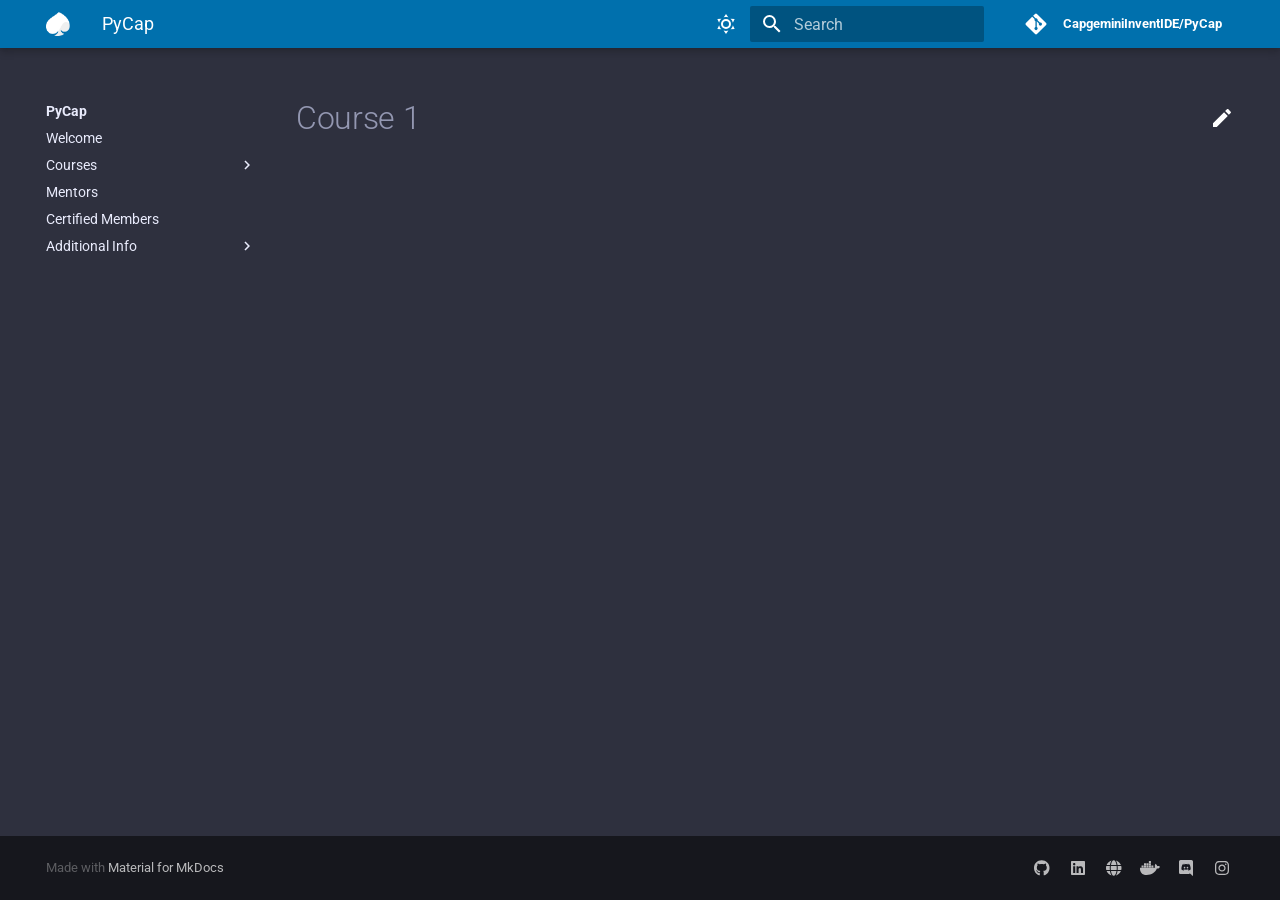
<file: advanced-python/course-1/index.html>
<!doctype html>
<html lang="en" class="no-js">
  <head>
    
      <meta charset="utf-8">
      <meta name="viewport" content="width=device-width,initial-scale=1">
      
        <meta name="description" content="Evolving repo of course material for the PyCap courses">
      
      
      
      
        <link rel="canonical" href="https://CapgeminiInventIDE.github.io/PyCap/advanced-python/course-1/">
      
      <link rel="shortcut icon" href="../../assets/imgs/favicon.png">
      <meta name="generator" content="mkdocs-1.1.2, mkdocs-material-6.2.7">
    
    
      
        <title>Course 1 - PyCap</title>
      
    
    
      <link rel="stylesheet" href="../../assets/stylesheets/main.cb6bc1d0.min.css">
      
        
        <link rel="stylesheet" href="../../assets/stylesheets/palette.39b8e14a.min.css">
        
      
    
    
    
      
        
        <link rel="preconnect" href="https://fonts.gstatic.com" crossorigin>
        <link rel="stylesheet" href="https://fonts.googleapis.com/css?family=Roboto:300,400,400i,700%7CRoboto+Mono&display=fallback">
        <style>body,input{font-family:"Roboto",-apple-system,BlinkMacSystemFont,Helvetica,Arial,sans-serif}code,kbd,pre{font-family:"Roboto Mono",SFMono-Regular,Consolas,Menlo,monospace}</style>
      
    
    
    
      <link rel="stylesheet" href="../../assets/css/styles.css">
    
    
      
    
    


  

<meta property="og:type" content="website" />
<meta property="og:title" content="PyCap - Course 1" />
<meta property="og:description" content="Evolving repo of course material for the PyCap courses" />
<meta property="og:url" content="https://CapgeminiInventIDE.github.io/PyCap/advanced-python/course-1/" />
<meta property="og:image" content="https://upload.wikimedia.org/wikipedia/commons/thumb/9/9d/Capgemini_201x_logo.svg/1280px-Capgemini_201x_logo.svg.png" />
<meta property="og:image:type" content="image/png" />
<meta property="og:image:width" content="1280" />
<meta property="og:image:height" content="299" />

  </head>
  
  
    
    
    
    
    
    <body dir="ltr" data-md-color-scheme="capgemini" data-md-color-primary="" data-md-color-accent="">
      
  
    
    <input class="md-toggle" data-md-toggle="drawer" type="checkbox" id="__drawer" autocomplete="off">
    <input class="md-toggle" data-md-toggle="search" type="checkbox" id="__search" autocomplete="off">
    <label class="md-overlay" for="__drawer"></label>
    <div data-md-component="skip">
      
    </div>
    <div data-md-component="announce">
      
    </div>
    
      <header class="md-header" data-md-component="header">
    <nav class="md-header-nav md-grid" aria-label="Header">
        <a href="https://CapgeminiInventIDE.github.io/PyCap" title="PyCap"
            class="md-header-nav__button md-logo" aria-label="PyCap">
            
  <img src="../../assets/imgs/index.png" alt="logo">

        </a>
        <label class="md-header-nav__button md-icon" for="__drawer">
            <svg xmlns="http://www.w3.org/2000/svg" viewBox="0 0 24 24"><path d="M3 6h18v2H3V6m0 5h18v2H3v-2m0 5h18v2H3v-2z"/></svg>
        </label>
        <div class="md-header-nav__title" data-md-component="header-title">
            
            <div class="md-header-nav__ellipsis">
                <span class="md-header-nav__topic md-ellipsis">
                    PyCap
                </span>
                <span class="md-header-nav__topic md-ellipsis">
                    
                    Course 1
                    
                </span>
            </div>
            
        </div>
        <div class="md-header-nav__options">
            <button class="md-header-nav__button md-icon" title="Switch to light mode" aria-label="Switch to light mode"
                data-md-color-scheme="capgemini" data-md-state="visible">
                <!-- <div class="md-source__icon md-icon"> -->
                
                <svg xmlns="http://www.w3.org/2000/svg" viewBox="0 0 24 24"><path d="M12 7a5 5 0 015 5 5 5 0 01-5 5 5 5 0 01-5-5 5 5 0 015-5m0 2a3 3 0 00-3 3 3 3 0 003 3 3 3 0 003-3 3 3 0 00-3-3m0-7l2.39 3.42C13.65 5.15 12.84 5 12 5c-.84 0-1.65.15-2.39.42L12 2M3.34 7l4.16-.35A7.2 7.2 0 005.94 8.5c-.44.74-.69 1.5-.83 2.29L3.34 7m.02 10l1.76-3.77a7.131 7.131 0 002.38 4.14L3.36 17M20.65 7l-1.77 3.79a7.023 7.023 0 00-2.38-4.15l4.15.36m-.01 10l-4.14.36c.59-.51 1.12-1.14 1.54-1.86.42-.73.69-1.5.83-2.29L20.64 17M12 22l-2.41-3.44c.74.27 1.55.44 2.41.44.82 0 1.63-.17 2.37-.44L12 22z"/></svg>
                <!-- </div> -->
            </button>
            <button class="md-header-nav__button md-icon" title="Switch to dark mode" aria-label="Switch to dark mode"
                data-md-color-scheme="slate" data-md-state="hidden">
                
                <svg xmlns="http://www.w3.org/2000/svg" viewBox="0 0 24 24"><path d="M17.75 4.09l-2.53 1.94.91 3.06-2.63-1.81-2.63 1.81.91-3.06-2.53-1.94L12.44 4l1.06-3 1.06 3 3.19.09m3.5 6.91l-1.64 1.25.59 1.98-1.7-1.17-1.7 1.17.59-1.98L15.75 11l2.06-.05L18.5 9l.69 1.95 2.06.05m-2.28 4.95c.83-.08 1.72 1.1 1.19 1.85-.32.45-.66.87-1.08 1.27C15.17 23 8.84 23 4.94 19.07c-3.91-3.9-3.91-10.24 0-14.14.4-.4.82-.76 1.27-1.08.75-.53 1.93.36 1.85 1.19-.27 2.86.69 5.83 2.89 8.02a9.96 9.96 0 008.02 2.89m-1.64 2.02a12.08 12.08 0 01-7.8-3.47c-2.17-2.19-3.33-5-3.49-7.82-2.81 3.14-2.7 7.96.31 10.98 3.02 3.01 7.84 3.12 10.98.31z"/></svg>
            </button>

        </div>
        
        <label class="md-header-nav__button md-icon" for="__search">
            <svg xmlns="http://www.w3.org/2000/svg" viewBox="0 0 24 24"><path d="M9.5 3A6.5 6.5 0 0116 9.5c0 1.61-.59 3.09-1.56 4.23l.27.27h.79l5 5-1.5 1.5-5-5v-.79l-.27-.27A6.516 6.516 0 019.5 16 6.5 6.5 0 013 9.5 6.5 6.5 0 019.5 3m0 2C7 5 5 7 5 9.5S7 14 9.5 14 14 12 14 9.5 12 5 9.5 5z"/></svg>
        </label>
        
<div class="md-search" data-md-component="search" role="dialog">
  <label class="md-search__overlay" for="__search"></label>
  <div class="md-search__inner" role="search">
    <form class="md-search__form" name="search">
      <input type="text" class="md-search__input" name="query" aria-label="Search" placeholder="Search" autocapitalize="off" autocorrect="off" autocomplete="off" spellcheck="false" data-md-component="search-query" data-md-state="active" required>
      <label class="md-search__icon md-icon" for="__search">
        <svg xmlns="http://www.w3.org/2000/svg" viewBox="0 0 24 24"><path d="M9.5 3A6.5 6.5 0 0116 9.5c0 1.61-.59 3.09-1.56 4.23l.27.27h.79l5 5-1.5 1.5-5-5v-.79l-.27-.27A6.516 6.516 0 019.5 16 6.5 6.5 0 013 9.5 6.5 6.5 0 019.5 3m0 2C7 5 5 7 5 9.5S7 14 9.5 14 14 12 14 9.5 12 5 9.5 5z"/></svg>
        <svg xmlns="http://www.w3.org/2000/svg" viewBox="0 0 24 24"><path d="M20 11v2H8l5.5 5.5-1.42 1.42L4.16 12l7.92-7.92L13.5 5.5 8 11h12z"/></svg>
      </label>
      <button type="reset" class="md-search__icon md-icon" aria-label="Clear" data-md-component="search-reset" tabindex="-1">
        <svg xmlns="http://www.w3.org/2000/svg" viewBox="0 0 24 24"><path d="M19 6.41L17.59 5 12 10.59 6.41 5 5 6.41 10.59 12 5 17.59 6.41 19 12 13.41 17.59 19 19 17.59 13.41 12 19 6.41z"/></svg>
      </button>
    </form>
    <div class="md-search__output">
      <div class="md-search__scrollwrap" data-md-scrollfix>
        <div class="md-search-result" data-md-component="search-result">
          <div class="md-search-result__meta">
            Initializing search
          </div>
          <ol class="md-search-result__list"></ol>
        </div>
      </div>
    </div>
  </div>
</div>
        
        
        <div class="md-header-nav__source">
            
<a href="https://github.com/CapgeminiInventIDE/PyCap/" title="Go to repository" class="md-source">
  <div class="md-source__icon md-icon">
    
    <svg xmlns="http://www.w3.org/2000/svg" viewBox="0 0 448 512"><path d="M439.55 236.05L244 40.45a28.87 28.87 0 00-40.81 0l-40.66 40.63 51.52 51.52c27.06-9.14 52.68 16.77 43.39 43.68l49.66 49.66c34.23-11.8 61.18 31 35.47 56.69-26.49 26.49-70.21-2.87-56-37.34L240.22 199v121.85c25.3 12.54 22.26 41.85 9.08 55a34.34 34.34 0 01-48.55 0c-17.57-17.6-11.07-46.91 11.25-56v-123c-20.8-8.51-24.6-30.74-18.64-45L142.57 101 8.45 235.14a28.86 28.86 0 000 40.81l195.61 195.6a28.86 28.86 0 0040.8 0l194.69-194.69a28.86 28.86 0 000-40.81z"/></svg>
  </div>
  <div class="md-source__repository">
    CapgeminiInventIDE/PyCap
  </div>
</a>
        </div>
        
    </nav>
</header>
    
    <div class="md-container" data-md-component="container">
      
      
        
      
      <main class="md-main" data-md-component="main">
        <div class="md-main__inner md-grid">
          
            
              
              <div class="md-sidebar md-sidebar--primary" data-md-component="navigation" >
                <div class="md-sidebar__scrollwrap">
                  <div class="md-sidebar__inner">
                    




<nav class="md-nav md-nav--primary" aria-label="Navigation" data-md-level="0">
  <label class="md-nav__title" for="__drawer">
    <a href="https://CapgeminiInventIDE.github.io/PyCap" title="PyCap" class="md-nav__button md-logo" aria-label="PyCap">
      
  <img src="../../assets/imgs/index.png" alt="logo">

    </a>
    PyCap
  </label>
  
    <div class="md-nav__source">
      
<a href="https://github.com/CapgeminiInventIDE/PyCap/" title="Go to repository" class="md-source">
  <div class="md-source__icon md-icon">
    
    <svg xmlns="http://www.w3.org/2000/svg" viewBox="0 0 448 512"><path d="M439.55 236.05L244 40.45a28.87 28.87 0 00-40.81 0l-40.66 40.63 51.52 51.52c27.06-9.14 52.68 16.77 43.39 43.68l49.66 49.66c34.23-11.8 61.18 31 35.47 56.69-26.49 26.49-70.21-2.87-56-37.34L240.22 199v121.85c25.3 12.54 22.26 41.85 9.08 55a34.34 34.34 0 01-48.55 0c-17.57-17.6-11.07-46.91 11.25-56v-123c-20.8-8.51-24.6-30.74-18.64-45L142.57 101 8.45 235.14a28.86 28.86 0 000 40.81l195.61 195.6a28.86 28.86 0 0040.8 0l194.69-194.69a28.86 28.86 0 000-40.81z"/></svg>
  </div>
  <div class="md-source__repository">
    CapgeminiInventIDE/PyCap
  </div>
</a>
    </div>
  
  <ul class="md-nav__list" data-md-scrollfix>
    
      
      
      

  
  
  
    <li class="md-nav__item">
      <a href="../.." class="md-nav__link">
        Welcome
      </a>
    </li>
  

    
      
      
      

  
  
  
    
    <li class="md-nav__item md-nav__item--nested">
      
      
        <input class="md-nav__toggle md-toggle" data-md-toggle="nav-2" type="checkbox" id="nav-2" >
      
      <label class="md-nav__link" for="nav-2">
        Courses
        <span class="md-nav__icon md-icon"></span>
      </label>
      <nav class="md-nav" aria-label="Courses" data-md-level="1">
        <label class="md-nav__title" for="nav-2">
          <span class="md-nav__icon md-icon"></span>
          Courses
        </label>
        <ul class="md-nav__list" data-md-scrollfix>
          
          
            
  
  
  
    
    <li class="md-nav__item md-nav__item--nested">
      
      
        <input class="md-nav__toggle md-toggle" data-md-toggle="nav-2-1" type="checkbox" id="nav-2-1" >
      
      <label class="md-nav__link" for="nav-2-1">
        Introduction To Python
        <span class="md-nav__icon md-icon"></span>
      </label>
      <nav class="md-nav" aria-label="Introduction To Python" data-md-level="2">
        <label class="md-nav__title" for="nav-2-1">
          <span class="md-nav__icon md-icon"></span>
          Introduction To Python
        </label>
        <ul class="md-nav__list" data-md-scrollfix>
          
          
            
  
  
  
    <li class="md-nav__item">
      <a href="../../intro-to-python/summary/" class="md-nav__link">
        Summary
      </a>
    </li>
  

          
            
  
  
  
    
    <li class="md-nav__item md-nav__item--nested">
      
      
        <input class="md-nav__toggle md-toggle" data-md-toggle="nav-2-1-2" type="checkbox" id="nav-2-1-2" >
      
      <label class="md-nav__link" for="nav-2-1-2">
        Project
        <span class="md-nav__icon md-icon"></span>
      </label>
      <nav class="md-nav" aria-label="Project" data-md-level="3">
        <label class="md-nav__title" for="nav-2-1-2">
          <span class="md-nav__icon md-icon"></span>
          Project
        </label>
        <ul class="md-nav__list" data-md-scrollfix>
          
          
            
  
  
  
    <li class="md-nav__item">
      <a href="../../intro-to-python/project/tasks/" class="md-nav__link">
        Tasks
      </a>
    </li>
  

          
        </ul>
      </nav>
    </li>
  

          
            
  
  
  
    
    <li class="md-nav__item md-nav__item--nested">
      
      
        <input class="md-nav__toggle md-toggle" data-md-toggle="nav-2-1-3" type="checkbox" id="nav-2-1-3" >
      
      <label class="md-nav__link" for="nav-2-1-3">
        Week 1
        <span class="md-nav__icon md-icon"></span>
      </label>
      <nav class="md-nav" aria-label="Week 1" data-md-level="3">
        <label class="md-nav__title" for="nav-2-1-3">
          <span class="md-nav__icon md-icon"></span>
          Week 1
        </label>
        <ul class="md-nav__list" data-md-scrollfix>
          
          
            
  
  
  
    <li class="md-nav__item">
      <a href="../../intro-to-python/week-1.0/" class="md-nav__link">
        Data Structures
      </a>
    </li>
  

          
            
  
  
  
    <li class="md-nav__item">
      <a href="../../intro-to-python/week-1.1/" class="md-nav__link">
        Functions
      </a>
    </li>
  

          
            
  
  
  
    <li class="md-nav__item">
      <a href="../../intro-to-python/week-1.2/" class="md-nav__link">
        Control Flow
      </a>
    </li>
  

          
        </ul>
      </nav>
    </li>
  

          
            
  
  
  
    
    <li class="md-nav__item md-nav__item--nested">
      
      
        <input class="md-nav__toggle md-toggle" data-md-toggle="nav-2-1-4" type="checkbox" id="nav-2-1-4" >
      
      <label class="md-nav__link" for="nav-2-1-4">
        Week 2
        <span class="md-nav__icon md-icon"></span>
      </label>
      <nav class="md-nav" aria-label="Week 2" data-md-level="3">
        <label class="md-nav__title" for="nav-2-1-4">
          <span class="md-nav__icon md-icon"></span>
          Week 2
        </label>
        <ul class="md-nav__list" data-md-scrollfix>
          
          
            
  
  
  
    <li class="md-nav__item">
      <a href="../../intro-to-python/week-2.0/" class="md-nav__link">
        Using User Defined, Internal and External Libraries
      </a>
    </li>
  

          
            
  
  
  
    <li class="md-nav__item">
      <a href="../../intro-to-python/week-2.1/" class="md-nav__link">
        Object Oriented Programming
      </a>
    </li>
  

          
            
  
  
  
    <li class="md-nav__item">
      <a href="../../intro-to-python/week-2.2/" class="md-nav__link">
        Input/Output
      </a>
    </li>
  

          
        </ul>
      </nav>
    </li>
  

          
            
  
  
  
    
    <li class="md-nav__item md-nav__item--nested">
      
      
        <input class="md-nav__toggle md-toggle" data-md-toggle="nav-2-1-5" type="checkbox" id="nav-2-1-5" >
      
      <label class="md-nav__link" for="nav-2-1-5">
        Week 3
        <span class="md-nav__icon md-icon"></span>
      </label>
      <nav class="md-nav" aria-label="Week 3" data-md-level="3">
        <label class="md-nav__title" for="nav-2-1-5">
          <span class="md-nav__icon md-icon"></span>
          Week 3
        </label>
        <ul class="md-nav__list" data-md-scrollfix>
          
          
            
  
  
  
    <li class="md-nav__item">
      <a href="../../intro-to-python/week-3.0/" class="md-nav__link">
        Workflow - Unit Testing
      </a>
    </li>
  

          
            
  
  
  
    <li class="md-nav__item">
      <a href="../../intro-to-python/week-3.1/" class="md-nav__link">
        Workflow - Formatting
      </a>
    </li>
  

          
            
  
  
  
    <li class="md-nav__item">
      <a href="../../intro-to-python/week-3.2/" class="md-nav__link">
        Workflow - Type Hints
      </a>
    </li>
  

          
        </ul>
      </nav>
    </li>
  

          
            
  
  
  
    
    <li class="md-nav__item md-nav__item--nested">
      
      
        <input class="md-nav__toggle md-toggle" data-md-toggle="nav-2-1-6" type="checkbox" id="nav-2-1-6" >
      
      <label class="md-nav__link" for="nav-2-1-6">
        Week 4
        <span class="md-nav__icon md-icon"></span>
      </label>
      <nav class="md-nav" aria-label="Week 4" data-md-level="3">
        <label class="md-nav__title" for="nav-2-1-6">
          <span class="md-nav__icon md-icon"></span>
          Week 4
        </label>
        <ul class="md-nav__list" data-md-scrollfix>
          
          
            
  
  
  
    <li class="md-nav__item">
      <a href="../../intro-to-python/week-4.0/" class="md-nav__link">
        Handling Errors
      </a>
    </li>
  

          
            
  
  
  
    <li class="md-nav__item">
      <a href="../../intro-to-python/week-4.1/" class="md-nav__link">
        Building Commandline Applications
      </a>
    </li>
  

          
        </ul>
      </nav>
    </li>
  

          
            
  
  
  
    
    <li class="md-nav__item md-nav__item--nested">
      
      
        <input class="md-nav__toggle md-toggle" data-md-toggle="nav-2-1-7" type="checkbox" id="nav-2-1-7" >
      
      <label class="md-nav__link" for="nav-2-1-7">
        Week 5
        <span class="md-nav__icon md-icon"></span>
      </label>
      <nav class="md-nav" aria-label="Week 5" data-md-level="3">
        <label class="md-nav__title" for="nav-2-1-7">
          <span class="md-nav__icon md-icon"></span>
          Week 5
        </label>
        <ul class="md-nav__list" data-md-scrollfix>
          
          
            
  
  
  
    <li class="md-nav__item">
      <a href="../../intro-to-python/week-5.0/" class="md-nav__link">
        Workflow - Version Control
      </a>
    </li>
  

          
            
  
  
  
    <li class="md-nav__item">
      <a href="../../intro-to-python/week-5.1/" class="md-nav__link">
        Building an Open Source Application
      </a>
    </li>
  

          
        </ul>
      </nav>
    </li>
  

          
            
  
  
  
    
    <li class="md-nav__item md-nav__item--nested">
      
      
        <input class="md-nav__toggle md-toggle" data-md-toggle="nav-2-1-8" type="checkbox" id="nav-2-1-8" >
      
      <label class="md-nav__link" for="nav-2-1-8">
        Capstone Projects
        <span class="md-nav__icon md-icon"></span>
      </label>
      <nav class="md-nav" aria-label="Capstone Projects" data-md-level="3">
        <label class="md-nav__title" for="nav-2-1-8">
          <span class="md-nav__icon md-icon"></span>
          Capstone Projects
        </label>
        <ul class="md-nav__list" data-md-scrollfix>
          
          
            
  
  
  
    <li class="md-nav__item">
      <a href="../../intro-to-python/capstone/intro/" class="md-nav__link">
        Introduction
      </a>
    </li>
  

          
            
  
  
  
    <li class="md-nav__item">
      <a href="../../intro-to-python/capstone/board_game/" class="md-nav__link">
        Board game emulation
      </a>
    </li>
  

          
            
  
  
  
    <li class="md-nav__item">
      <a href="../../intro-to-python/capstone/external_apis/" class="md-nav__link">
        Interacting with external API's
      </a>
    </li>
  

          
            
  
  
  
    <li class="md-nav__item">
      <a href="../../intro-to-python/capstone/secrets/" class="md-nav__link">
        Encryption and secrets manager
      </a>
    </li>
  

          
            
  
  
  
    <li class="md-nav__item">
      <a href="../../intro-to-python/capstone/todo_list/" class="md-nav__link">
        Building a TODO list
      </a>
    </li>
  

          
            
  
  
  
    <li class="md-nav__item">
      <a href="../../intro-to-python/capstone/web_scraping/" class="md-nav__link">
        Scraping the web for data
      </a>
    </li>
  

          
            
  
  
  
    <li class="md-nav__item">
      <a href="../../intro-to-python/capstone/cap_search/" class="md-nav__link">
        Building a basic search engine
      </a>
    </li>
  

          
        </ul>
      </nav>
    </li>
  

          
        </ul>
      </nav>
    </li>
  

          
        </ul>
      </nav>
    </li>
  

    
      
      
      

  
  
  
    <li class="md-nav__item">
      <a href="../../mentors/" class="md-nav__link">
        Mentors
      </a>
    </li>
  

    
      
      
      

  
  
  
    <li class="md-nav__item">
      <a href="../../certified/" class="md-nav__link">
        Certified Members
      </a>
    </li>
  

    
      
      
      

  
  
  
    
    <li class="md-nav__item md-nav__item--nested">
      
      
        <input class="md-nav__toggle md-toggle" data-md-toggle="nav-5" type="checkbox" id="nav-5" >
      
      <label class="md-nav__link" for="nav-5">
        Additional Info
        <span class="md-nav__icon md-icon"></span>
      </label>
      <nav class="md-nav" aria-label="Additional Info" data-md-level="1">
        <label class="md-nav__title" for="nav-5">
          <span class="md-nav__icon md-icon"></span>
          Additional Info
        </label>
        <ul class="md-nav__list" data-md-scrollfix>
          
          
            
  
  
  
    <li class="md-nav__item">
      <a href="../../contributing/" class="md-nav__link">
        Contributing
      </a>
    </li>
  

          
            
  
  
  
    <li class="md-nav__item">
      <a href="../../code_of_conduct/" class="md-nav__link">
        Code of Conduct
      </a>
    </li>
  

          
            
  
  
  
    <li class="md-nav__item">
      <a href="../../changelog/" class="md-nav__link">
        Changelog
      </a>
    </li>
  

          
            
  
  
  
    <li class="md-nav__item">
      <a href="../../license/" class="md-nav__link">
        License
      </a>
    </li>
  

          
            
  
  
  
    <li class="md-nav__item">
      <a href="../../about_us/" class="md-nav__link">
        About Us
      </a>
    </li>
  

          
        </ul>
      </nav>
    </li>
  

    
  </ul>
</nav>
                  </div>
                </div>
              </div>
            
            
          
          <div class="md-content">
            <article class="md-content__inner md-typeset">
              
                
                  <a href="https://github.com/CapgeminiInventIDE/PyCap/edit/main/docs/advanced-python/course-1.md" title="Edit this page" class="md-content__button md-icon">
                    <svg xmlns="http://www.w3.org/2000/svg" viewBox="0 0 24 24"><path d="M20.71 7.04c.39-.39.39-1.04 0-1.41l-2.34-2.34c-.37-.39-1.02-.39-1.41 0l-1.84 1.83 3.75 3.75M3 17.25V21h3.75L17.81 9.93l-3.75-3.75L3 17.25z"/></svg>
                  </a>
                
                
                  <h1>Course 1</h1>
                
                
                
              
              
                


              
            </article>
          </div>
        </div>
      </main>
      
        
<footer class="md-footer">
  
  <div class="md-footer-meta md-typeset">
    <div class="md-footer-meta__inner md-grid">
      <div class="md-footer-copyright">
        
        Made with
        <a href="https://squidfunk.github.io/mkdocs-material/" target="_blank" rel="noopener">
          Material for MkDocs
        </a>
      </div>
      
  <div class="md-footer-social">
    
      
      
        
        
      
      <a href="https://github.com/CapgeminiInventIDE" target="_blank" rel="noopener" title="github.com" class="md-footer-social__link">
        <svg xmlns="http://www.w3.org/2000/svg" viewBox="0 0 496 512"><path d="M165.9 397.4c0 2-2.3 3.6-5.2 3.6-3.3.3-5.6-1.3-5.6-3.6 0-2 2.3-3.6 5.2-3.6 3-.3 5.6 1.3 5.6 3.6zm-31.1-4.5c-.7 2 1.3 4.3 4.3 4.9 2.6 1 5.6 0 6.2-2s-1.3-4.3-4.3-5.2c-2.6-.7-5.5.3-6.2 2.3zm44.2-1.7c-2.9.7-4.9 2.6-4.6 4.9.3 2 2.9 3.3 5.9 2.6 2.9-.7 4.9-2.6 4.6-4.6-.3-1.9-3-3.2-5.9-2.9zM244.8 8C106.1 8 0 113.3 0 252c0 110.9 69.8 205.8 169.5 239.2 12.8 2.3 17.3-5.6 17.3-12.1 0-6.2-.3-40.4-.3-61.4 0 0-70 15-84.7-29.8 0 0-11.4-29.1-27.8-36.6 0 0-22.9-15.7 1.6-15.4 0 0 24.9 2 38.6 25.8 21.9 38.6 58.6 27.5 72.9 20.9 2.3-16 8.8-27.1 16-33.7-55.9-6.2-112.3-14.3-112.3-110.5 0-27.5 7.6-41.3 23.6-58.9-2.6-6.5-11.1-33.3 2.6-67.9 20.9-6.5 69 27 69 27 20-5.6 41.5-8.5 62.8-8.5s42.8 2.9 62.8 8.5c0 0 48.1-33.6 69-27 13.7 34.7 5.2 61.4 2.6 67.9 16 17.7 25.8 31.5 25.8 58.9 0 96.5-58.9 104.2-114.8 110.5 9.2 7.9 17 22.9 17 46.4 0 33.7-.3 75.4-.3 83.6 0 6.5 4.6 14.4 17.3 12.1C428.2 457.8 496 362.9 496 252 496 113.3 383.5 8 244.8 8zM97.2 352.9c-1.3 1-1 3.3.7 5.2 1.6 1.6 3.9 2.3 5.2 1 1.3-1 1-3.3-.7-5.2-1.6-1.6-3.9-2.3-5.2-1zm-10.8-8.1c-.7 1.3.3 2.9 2.3 3.9 1.6 1 3.6.7 4.3-.7.7-1.3-.3-2.9-2.3-3.9-2-.6-3.6-.3-4.3.7zm32.4 35.6c-1.6 1.3-1 4.3 1.3 6.2 2.3 2.3 5.2 2.6 6.5 1 1.3-1.3.7-4.3-1.3-6.2-2.2-2.3-5.2-2.6-6.5-1zm-11.4-14.7c-1.6 1-1.6 3.6 0 5.9 1.6 2.3 4.3 3.3 5.6 2.3 1.6-1.3 1.6-3.9 0-6.2-1.4-2.3-4-3.3-5.6-2z"/></svg>
      </a>
    
      
      
        
        
      
      <a href="https://www.linkedin.com/company/capgemini-invent" target="_blank" rel="noopener" title="www.linkedin.com" class="md-footer-social__link">
        <svg xmlns="http://www.w3.org/2000/svg" viewBox="0 0 448 512"><path d="M416 32H31.9C14.3 32 0 46.5 0 64.3v383.4C0 465.5 14.3 480 31.9 480H416c17.6 0 32-14.5 32-32.3V64.3c0-17.8-14.4-32.3-32-32.3zM135.4 416H69V202.2h66.5V416zm-33.2-243c-21.3 0-38.5-17.3-38.5-38.5S80.9 96 102.2 96c21.2 0 38.5 17.3 38.5 38.5 0 21.3-17.2 38.5-38.5 38.5zm282.1 243h-66.4V312c0-24.8-.5-56.7-34.5-56.7-34.6 0-39.9 27-39.9 54.9V416h-66.4V202.2h63.7v29.2h.9c8.9-16.8 30.6-34.5 62.9-34.5 67.2 0 79.7 44.3 79.7 101.9V416z"/></svg>
      </a>
    
      
      
        
        
      
      <a href="https://www.capgemini.com/service/invent/" target="_blank" rel="noopener" title="www.capgemini.com" class="md-footer-social__link">
        <svg xmlns="http://www.w3.org/2000/svg" viewBox="0 0 496 512"><path d="M336.5 160C322 70.7 287.8 8 248 8s-74 62.7-88.5 152h177zM152 256c0 22.2 1.2 43.5 3.3 64h185.3c2.1-20.5 3.3-41.8 3.3-64s-1.2-43.5-3.3-64H155.3c-2.1 20.5-3.3 41.8-3.3 64zm324.7-96c-28.6-67.9-86.5-120.4-158-141.6 24.4 33.8 41.2 84.7 50 141.6h108zM177.2 18.4C105.8 39.6 47.8 92.1 19.3 160h108c8.7-56.9 25.5-107.8 49.9-141.6zM487.4 192H372.7c2.1 21 3.3 42.5 3.3 64s-1.2 43-3.3 64h114.6c5.5-20.5 8.6-41.8 8.6-64s-3.1-43.5-8.5-64zM120 256c0-21.5 1.2-43 3.3-64H8.6C3.2 212.5 0 233.8 0 256s3.2 43.5 8.6 64h114.6c-2-21-3.2-42.5-3.2-64zm39.5 96c14.5 89.3 48.7 152 88.5 152s74-62.7 88.5-152h-177zm159.3 141.6c71.4-21.2 129.4-73.7 158-141.6h-108c-8.8 56.9-25.6 107.8-50 141.6zM19.3 352c28.6 67.9 86.5 120.4 158 141.6-24.4-33.8-41.2-84.7-50-141.6h-108z"/></svg>
      </a>
    
      
      
        
        
      
      <a href="https://hub.docker.com/orgs/capgeminiinventide" target="_blank" rel="noopener" title="hub.docker.com" class="md-footer-social__link">
        <svg xmlns="http://www.w3.org/2000/svg" viewBox="0 0 640 512"><path d="M349.9 236.3h-66.1v-59.4h66.1v59.4zm0-204.3h-66.1v60.7h66.1V32zm78.2 144.8H362v59.4h66.1v-59.4zm-156.3-72.1h-66.1v60.1h66.1v-60.1zm78.1 0h-66.1v60.1h66.1v-60.1zm276.8 100c-14.4-9.7-47.6-13.2-73.1-8.4-3.3-24-16.7-44.9-41.1-63.7l-14-9.3-9.3 14c-18.4 27.8-23.4 73.6-3.7 103.8-8.7 4.7-25.8 11.1-48.4 10.7H2.4c-8.7 50.8 5.8 116.8 44 162.1 37.1 43.9 92.7 66.2 165.4 66.2 157.4 0 273.9-72.5 328.4-204.2 21.4.4 67.6.1 91.3-45.2 1.5-2.5 6.6-13.2 8.5-17.1l-13.3-8.9zm-511.1-27.9h-66v59.4h66.1v-59.4zm78.1 0h-66.1v59.4h66.1v-59.4zm78.1 0h-66.1v59.4h66.1v-59.4zm-78.1-72.1h-66.1v60.1h66.1v-60.1z"/></svg>
      </a>
    
      
      
        
        
      
      <a href="https://discord.gg/rQcMtVE" target="_blank" rel="noopener" title="discord.gg" class="md-footer-social__link">
        <svg xmlns="http://www.w3.org/2000/svg" viewBox="0 0 448 512"><path d="M297.216 243.2c0 15.616-11.52 28.416-26.112 28.416-14.336 0-26.112-12.8-26.112-28.416s11.52-28.416 26.112-28.416c14.592 0 26.112 12.8 26.112 28.416zm-119.552-28.416c-14.592 0-26.112 12.8-26.112 28.416s11.776 28.416 26.112 28.416c14.592 0 26.112-12.8 26.112-28.416.256-15.616-11.52-28.416-26.112-28.416zM448 52.736V512c-64.494-56.994-43.868-38.128-118.784-107.776l13.568 47.36H52.48C23.552 451.584 0 428.032 0 398.848V52.736C0 23.552 23.552 0 52.48 0h343.04C424.448 0 448 23.552 448 52.736zm-72.96 242.688c0-82.432-36.864-149.248-36.864-149.248-36.864-27.648-71.936-26.88-71.936-26.88l-3.584 4.096c43.52 13.312 63.744 32.512 63.744 32.512-60.811-33.329-132.244-33.335-191.232-7.424-9.472 4.352-15.104 7.424-15.104 7.424s21.248-20.224 67.328-33.536l-2.56-3.072s-35.072-.768-71.936 26.88c0 0-36.864 66.816-36.864 149.248 0 0 21.504 37.12 78.08 38.912 0 0 9.472-11.52 17.152-21.248-32.512-9.728-44.8-30.208-44.8-30.208 3.766 2.636 9.976 6.053 10.496 6.4 43.21 24.198 104.588 32.126 159.744 8.96 8.96-3.328 18.944-8.192 29.44-15.104 0 0-12.8 20.992-46.336 30.464 7.68 9.728 16.896 20.736 16.896 20.736 56.576-1.792 78.336-38.912 78.336-38.912z"/></svg>
      </a>
    
      
      
        
        
      
      <a href="https://www.instagram.com/capgeminiinvent/" target="_blank" rel="noopener" title="www.instagram.com" class="md-footer-social__link">
        <svg xmlns="http://www.w3.org/2000/svg" viewBox="0 0 448 512"><path d="M224.1 141c-63.6 0-114.9 51.3-114.9 114.9s51.3 114.9 114.9 114.9S339 319.5 339 255.9 287.7 141 224.1 141zm0 189.6c-41.1 0-74.7-33.5-74.7-74.7s33.5-74.7 74.7-74.7 74.7 33.5 74.7 74.7-33.6 74.7-74.7 74.7zm146.4-194.3c0 14.9-12 26.8-26.8 26.8-14.9 0-26.8-12-26.8-26.8s12-26.8 26.8-26.8 26.8 12 26.8 26.8zm76.1 27.2c-1.7-35.9-9.9-67.7-36.2-93.9-26.2-26.2-58-34.4-93.9-36.2-37-2.1-147.9-2.1-184.9 0-35.8 1.7-67.6 9.9-93.9 36.1s-34.4 58-36.2 93.9c-2.1 37-2.1 147.9 0 184.9 1.7 35.9 9.9 67.7 36.2 93.9s58 34.4 93.9 36.2c37 2.1 147.9 2.1 184.9 0 35.9-1.7 67.7-9.9 93.9-36.2 26.2-26.2 34.4-58 36.2-93.9 2.1-37 2.1-147.8 0-184.8zM398.8 388c-7.8 19.6-22.9 34.7-42.6 42.6-29.5 11.7-99.5 9-132.1 9s-102.7 2.6-132.1-9c-19.6-7.8-34.7-22.9-42.6-42.6-11.7-29.5-9-99.5-9-132.1s-2.6-102.7 9-132.1c7.8-19.6 22.9-34.7 42.6-42.6 29.5-11.7 99.5-9 132.1-9s102.7-2.6 132.1 9c19.6 7.8 34.7 22.9 42.6 42.6 11.7 29.5 9 99.5 9 132.1s2.7 102.7-9 132.1z"/></svg>
      </a>
    
  </div>

    </div>
  </div>
</footer>
      
    </div>
    
      <script src="../../assets/javascripts/vendor.53cc9318.min.js"></script>
      <script src="../../assets/javascripts/bundle.e9c9f54f.min.js"></script><script id="__lang" type="application/json">{"clipboard.copy": "Copy to clipboard", "clipboard.copied": "Copied to clipboard", "search.config.lang": "en", "search.config.pipeline": "trimmer, stopWordFilter", "search.config.separator": "[\\s\\-]+", "search.placeholder": "Search", "search.result.placeholder": "Type to start searching", "search.result.none": "No matching documents", "search.result.one": "1 matching document", "search.result.other": "# matching documents", "search.result.more.one": "1 more on this page", "search.result.more.other": "# more on this page", "search.result.term.missing": "Missing"}</script>
      
      <script>
        app = initialize({
          base: "../..",
          features: [],
          search: Object.assign({
            worker: "../../assets/javascripts/worker/search.9c0e82ba.min.js"
          }, typeof search !== "undefined" && search)
        })
      </script>
      
        <script src="../../assets/js/theme.js"></script>
      
    
  </body>
</html>
</file>
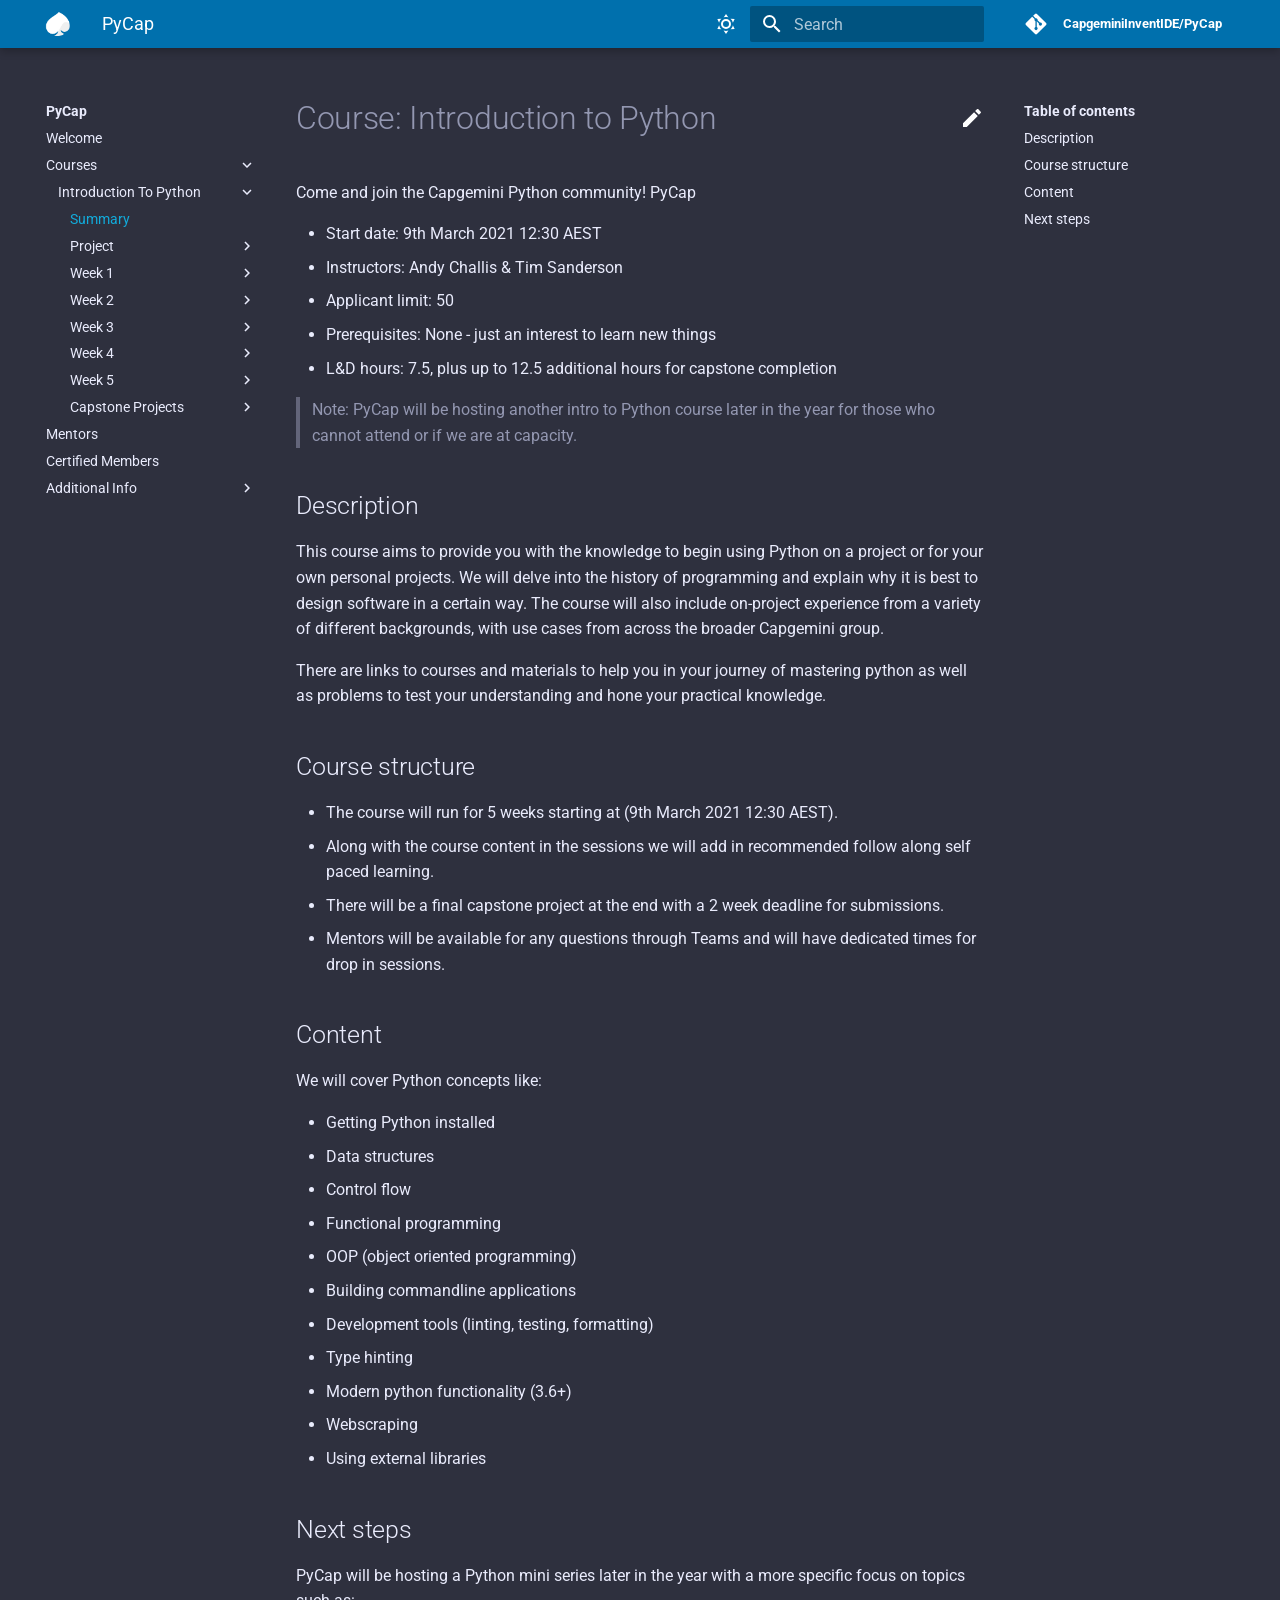
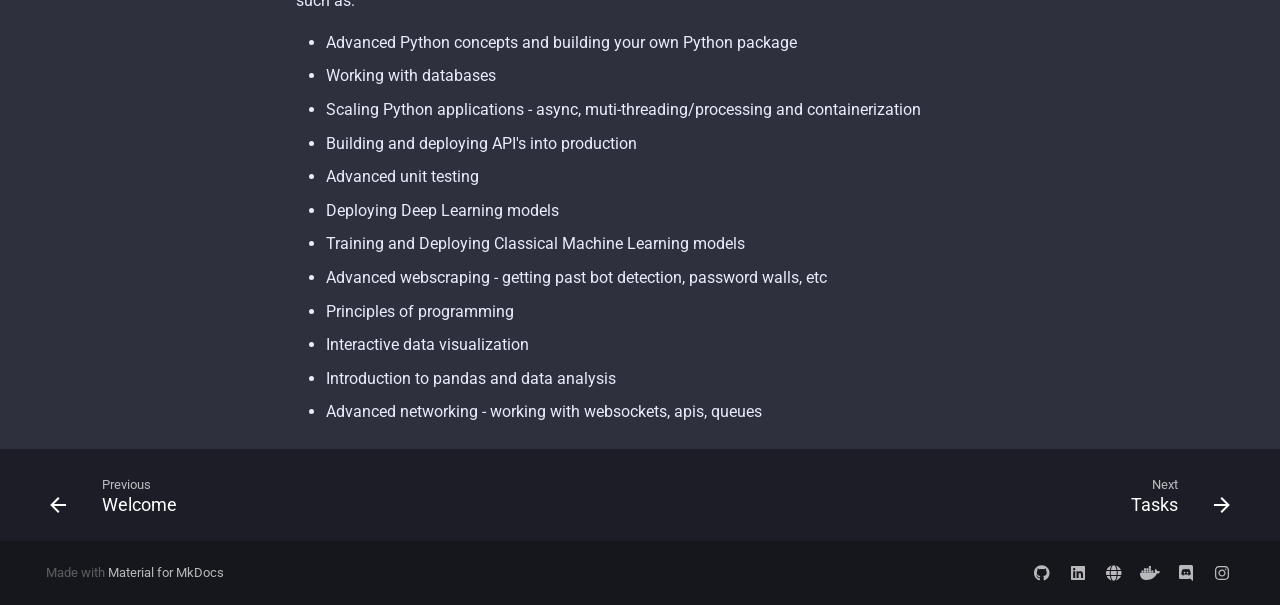
<file: intro-to-python/summary/index.html>
<!doctype html>
<html lang="en" class="no-js">
  <head>
    
      <meta charset="utf-8">
      <meta name="viewport" content="width=device-width,initial-scale=1">
      
        <meta name="description" content="Evolving repo of course material for the PyCap courses">
      
      
      
      
        <link rel="canonical" href="https://CapgeminiInventIDE.github.io/PyCap/intro-to-python/summary/">
      
      <link rel="shortcut icon" href="../../assets/imgs/favicon.png">
      <meta name="generator" content="mkdocs-1.1.2, mkdocs-material-6.2.7">
    
    
      
        <title>Summary - PyCap</title>
      
    
    
      <link rel="stylesheet" href="../../assets/stylesheets/main.cb6bc1d0.min.css">
      
        
        <link rel="stylesheet" href="../../assets/stylesheets/palette.39b8e14a.min.css">
        
      
    
    
    
      
        
        <link rel="preconnect" href="https://fonts.gstatic.com" crossorigin>
        <link rel="stylesheet" href="https://fonts.googleapis.com/css?family=Roboto:300,400,400i,700%7CRoboto+Mono&display=fallback">
        <style>body,input{font-family:"Roboto",-apple-system,BlinkMacSystemFont,Helvetica,Arial,sans-serif}code,kbd,pre{font-family:"Roboto Mono",SFMono-Regular,Consolas,Menlo,monospace}</style>
      
    
    
    
      <link rel="stylesheet" href="../../assets/css/styles.css">
    
    
      
    
    


  

<meta property="og:type" content="website" />
<meta property="og:title" content="PyCap - Summary" />
<meta property="og:description" content="Evolving repo of course material for the PyCap courses" />
<meta property="og:url" content="https://CapgeminiInventIDE.github.io/PyCap/intro-to-python/summary/" />
<meta property="og:image" content="https://upload.wikimedia.org/wikipedia/commons/thumb/9/9d/Capgemini_201x_logo.svg/1280px-Capgemini_201x_logo.svg.png" />
<meta property="og:image:type" content="image/png" />
<meta property="og:image:width" content="1280" />
<meta property="og:image:height" content="299" />

  </head>
  
  
    
    
    
    
    
    <body dir="ltr" data-md-color-scheme="capgemini" data-md-color-primary="" data-md-color-accent="">
      
  
    
    <input class="md-toggle" data-md-toggle="drawer" type="checkbox" id="__drawer" autocomplete="off">
    <input class="md-toggle" data-md-toggle="search" type="checkbox" id="__search" autocomplete="off">
    <label class="md-overlay" for="__drawer"></label>
    <div data-md-component="skip">
      
        
        <a href="#course-introduction-to-python" class="md-skip">
          Skip to content
        </a>
      
    </div>
    <div data-md-component="announce">
      
    </div>
    
      <header class="md-header" data-md-component="header">
    <nav class="md-header-nav md-grid" aria-label="Header">
        <a href="https://CapgeminiInventIDE.github.io/PyCap" title="PyCap"
            class="md-header-nav__button md-logo" aria-label="PyCap">
            
  <img src="../../assets/imgs/index.png" alt="logo">

        </a>
        <label class="md-header-nav__button md-icon" for="__drawer">
            <svg xmlns="http://www.w3.org/2000/svg" viewBox="0 0 24 24"><path d="M3 6h18v2H3V6m0 5h18v2H3v-2m0 5h18v2H3v-2z"/></svg>
        </label>
        <div class="md-header-nav__title" data-md-component="header-title">
            
            <div class="md-header-nav__ellipsis">
                <span class="md-header-nav__topic md-ellipsis">
                    PyCap
                </span>
                <span class="md-header-nav__topic md-ellipsis">
                    
                    Summary
                    
                </span>
            </div>
            
        </div>
        <div class="md-header-nav__options">
            <button class="md-header-nav__button md-icon" title="Switch to light mode" aria-label="Switch to light mode"
                data-md-color-scheme="capgemini" data-md-state="visible">
                <!-- <div class="md-source__icon md-icon"> -->
                
                <svg xmlns="http://www.w3.org/2000/svg" viewBox="0 0 24 24"><path d="M12 7a5 5 0 015 5 5 5 0 01-5 5 5 5 0 01-5-5 5 5 0 015-5m0 2a3 3 0 00-3 3 3 3 0 003 3 3 3 0 003-3 3 3 0 00-3-3m0-7l2.39 3.42C13.65 5.15 12.84 5 12 5c-.84 0-1.65.15-2.39.42L12 2M3.34 7l4.16-.35A7.2 7.2 0 005.94 8.5c-.44.74-.69 1.5-.83 2.29L3.34 7m.02 10l1.76-3.77a7.131 7.131 0 002.38 4.14L3.36 17M20.65 7l-1.77 3.79a7.023 7.023 0 00-2.38-4.15l4.15.36m-.01 10l-4.14.36c.59-.51 1.12-1.14 1.54-1.86.42-.73.69-1.5.83-2.29L20.64 17M12 22l-2.41-3.44c.74.27 1.55.44 2.41.44.82 0 1.63-.17 2.37-.44L12 22z"/></svg>
                <!-- </div> -->
            </button>
            <button class="md-header-nav__button md-icon" title="Switch to dark mode" aria-label="Switch to dark mode"
                data-md-color-scheme="slate" data-md-state="hidden">
                
                <svg xmlns="http://www.w3.org/2000/svg" viewBox="0 0 24 24"><path d="M17.75 4.09l-2.53 1.94.91 3.06-2.63-1.81-2.63 1.81.91-3.06-2.53-1.94L12.44 4l1.06-3 1.06 3 3.19.09m3.5 6.91l-1.64 1.25.59 1.98-1.7-1.17-1.7 1.17.59-1.98L15.75 11l2.06-.05L18.5 9l.69 1.95 2.06.05m-2.28 4.95c.83-.08 1.72 1.1 1.19 1.85-.32.45-.66.87-1.08 1.27C15.17 23 8.84 23 4.94 19.07c-3.91-3.9-3.91-10.24 0-14.14.4-.4.82-.76 1.27-1.08.75-.53 1.93.36 1.85 1.19-.27 2.86.69 5.83 2.89 8.02a9.96 9.96 0 008.02 2.89m-1.64 2.02a12.08 12.08 0 01-7.8-3.47c-2.17-2.19-3.33-5-3.49-7.82-2.81 3.14-2.7 7.96.31 10.98 3.02 3.01 7.84 3.12 10.98.31z"/></svg>
            </button>

        </div>
        
        <label class="md-header-nav__button md-icon" for="__search">
            <svg xmlns="http://www.w3.org/2000/svg" viewBox="0 0 24 24"><path d="M9.5 3A6.5 6.5 0 0116 9.5c0 1.61-.59 3.09-1.56 4.23l.27.27h.79l5 5-1.5 1.5-5-5v-.79l-.27-.27A6.516 6.516 0 019.5 16 6.5 6.5 0 013 9.5 6.5 6.5 0 019.5 3m0 2C7 5 5 7 5 9.5S7 14 9.5 14 14 12 14 9.5 12 5 9.5 5z"/></svg>
        </label>
        
<div class="md-search" data-md-component="search" role="dialog">
  <label class="md-search__overlay" for="__search"></label>
  <div class="md-search__inner" role="search">
    <form class="md-search__form" name="search">
      <input type="text" class="md-search__input" name="query" aria-label="Search" placeholder="Search" autocapitalize="off" autocorrect="off" autocomplete="off" spellcheck="false" data-md-component="search-query" data-md-state="active" required>
      <label class="md-search__icon md-icon" for="__search">
        <svg xmlns="http://www.w3.org/2000/svg" viewBox="0 0 24 24"><path d="M9.5 3A6.5 6.5 0 0116 9.5c0 1.61-.59 3.09-1.56 4.23l.27.27h.79l5 5-1.5 1.5-5-5v-.79l-.27-.27A6.516 6.516 0 019.5 16 6.5 6.5 0 013 9.5 6.5 6.5 0 019.5 3m0 2C7 5 5 7 5 9.5S7 14 9.5 14 14 12 14 9.5 12 5 9.5 5z"/></svg>
        <svg xmlns="http://www.w3.org/2000/svg" viewBox="0 0 24 24"><path d="M20 11v2H8l5.5 5.5-1.42 1.42L4.16 12l7.92-7.92L13.5 5.5 8 11h12z"/></svg>
      </label>
      <button type="reset" class="md-search__icon md-icon" aria-label="Clear" data-md-component="search-reset" tabindex="-1">
        <svg xmlns="http://www.w3.org/2000/svg" viewBox="0 0 24 24"><path d="M19 6.41L17.59 5 12 10.59 6.41 5 5 6.41 10.59 12 5 17.59 6.41 19 12 13.41 17.59 19 19 17.59 13.41 12 19 6.41z"/></svg>
      </button>
    </form>
    <div class="md-search__output">
      <div class="md-search__scrollwrap" data-md-scrollfix>
        <div class="md-search-result" data-md-component="search-result">
          <div class="md-search-result__meta">
            Initializing search
          </div>
          <ol class="md-search-result__list"></ol>
        </div>
      </div>
    </div>
  </div>
</div>
        
        
        <div class="md-header-nav__source">
            
<a href="https://github.com/CapgeminiInventIDE/PyCap/" title="Go to repository" class="md-source">
  <div class="md-source__icon md-icon">
    
    <svg xmlns="http://www.w3.org/2000/svg" viewBox="0 0 448 512"><path d="M439.55 236.05L244 40.45a28.87 28.87 0 00-40.81 0l-40.66 40.63 51.52 51.52c27.06-9.14 52.68 16.77 43.39 43.68l49.66 49.66c34.23-11.8 61.18 31 35.47 56.69-26.49 26.49-70.21-2.87-56-37.34L240.22 199v121.85c25.3 12.54 22.26 41.85 9.08 55a34.34 34.34 0 01-48.55 0c-17.57-17.6-11.07-46.91 11.25-56v-123c-20.8-8.51-24.6-30.74-18.64-45L142.57 101 8.45 235.14a28.86 28.86 0 000 40.81l195.61 195.6a28.86 28.86 0 0040.8 0l194.69-194.69a28.86 28.86 0 000-40.81z"/></svg>
  </div>
  <div class="md-source__repository">
    CapgeminiInventIDE/PyCap
  </div>
</a>
        </div>
        
    </nav>
</header>
    
    <div class="md-container" data-md-component="container">
      
      
        
      
      <main class="md-main" data-md-component="main">
        <div class="md-main__inner md-grid">
          
            
              
              <div class="md-sidebar md-sidebar--primary" data-md-component="navigation" >
                <div class="md-sidebar__scrollwrap">
                  <div class="md-sidebar__inner">
                    




<nav class="md-nav md-nav--primary" aria-label="Navigation" data-md-level="0">
  <label class="md-nav__title" for="__drawer">
    <a href="https://CapgeminiInventIDE.github.io/PyCap" title="PyCap" class="md-nav__button md-logo" aria-label="PyCap">
      
  <img src="../../assets/imgs/index.png" alt="logo">

    </a>
    PyCap
  </label>
  
    <div class="md-nav__source">
      
<a href="https://github.com/CapgeminiInventIDE/PyCap/" title="Go to repository" class="md-source">
  <div class="md-source__icon md-icon">
    
    <svg xmlns="http://www.w3.org/2000/svg" viewBox="0 0 448 512"><path d="M439.55 236.05L244 40.45a28.87 28.87 0 00-40.81 0l-40.66 40.63 51.52 51.52c27.06-9.14 52.68 16.77 43.39 43.68l49.66 49.66c34.23-11.8 61.18 31 35.47 56.69-26.49 26.49-70.21-2.87-56-37.34L240.22 199v121.85c25.3 12.54 22.26 41.85 9.08 55a34.34 34.34 0 01-48.55 0c-17.57-17.6-11.07-46.91 11.25-56v-123c-20.8-8.51-24.6-30.74-18.64-45L142.57 101 8.45 235.14a28.86 28.86 0 000 40.81l195.61 195.6a28.86 28.86 0 0040.8 0l194.69-194.69a28.86 28.86 0 000-40.81z"/></svg>
  </div>
  <div class="md-source__repository">
    CapgeminiInventIDE/PyCap
  </div>
</a>
    </div>
  
  <ul class="md-nav__list" data-md-scrollfix>
    
      
      
      

  
  
  
    <li class="md-nav__item">
      <a href="../.." class="md-nav__link">
        Welcome
      </a>
    </li>
  

    
      
      
      

  
  
    
  
  
    
    <li class="md-nav__item md-nav__item--active md-nav__item--nested">
      
      
        <input class="md-nav__toggle md-toggle" data-md-toggle="nav-2" type="checkbox" id="nav-2" checked>
      
      <label class="md-nav__link" for="nav-2">
        Courses
        <span class="md-nav__icon md-icon"></span>
      </label>
      <nav class="md-nav" aria-label="Courses" data-md-level="1">
        <label class="md-nav__title" for="nav-2">
          <span class="md-nav__icon md-icon"></span>
          Courses
        </label>
        <ul class="md-nav__list" data-md-scrollfix>
          
          
            
  
  
    
  
  
    
    <li class="md-nav__item md-nav__item--active md-nav__item--nested">
      
      
        <input class="md-nav__toggle md-toggle" data-md-toggle="nav-2-1" type="checkbox" id="nav-2-1" checked>
      
      <label class="md-nav__link" for="nav-2-1">
        Introduction To Python
        <span class="md-nav__icon md-icon"></span>
      </label>
      <nav class="md-nav" aria-label="Introduction To Python" data-md-level="2">
        <label class="md-nav__title" for="nav-2-1">
          <span class="md-nav__icon md-icon"></span>
          Introduction To Python
        </label>
        <ul class="md-nav__list" data-md-scrollfix>
          
          
            
  
  
    
  
  
    <li class="md-nav__item md-nav__item--active">
      
      <input class="md-nav__toggle md-toggle" data-md-toggle="toc" type="checkbox" id="__toc">
      
        
      
      
        <label class="md-nav__link md-nav__link--active" for="__toc">
          Summary
          <span class="md-nav__icon md-icon"></span>
        </label>
      
      <a href="./" class="md-nav__link md-nav__link--active">
        Summary
      </a>
      
        <!--
Copyright (c) 2016-2020 Martin Donath <martin.donath@squidfunk.com>
    Permission is hereby granted, free of charge, to any person obtaining a copy
    of this software and associated documentation files (the "Software"), to
    deal in the Software without restriction, including without limitation the
    rights to use, copy, modify, merge, publish, distribute, sublicense, and/or
    sell copies of the Software, and to permit persons to whom the Software is
    furnished to do so, subject to the following conditions:
    The above copyright notice and this permission notice shall be included in
    all copies or substantial portions of the Software.
    THE SOFTWARE IS PROVIDED "AS IS", WITHOUT WARRANTY OF ANY KIND, EXPRESS OR
    IMPLIED, INCLUDING BUT NOT LIMITED TO THE WARRANTIES OF MERCHANTABILITY,
    FITNESS FOR A PARTICULAR PURPOSE AND NON-INFRINGEMENT. IN NO EVENT SHALL THE
    AUTHORS OR COPYRIGHT HOLDERS BE LIABLE FOR ANY CLAIM, DAMAGES OR OTHER
    LIABILITY, WHETHER IN AN ACTION OF CONTRACT, TORT OR OTHERWISE, ARISING
    FROM, OUT OF OR IN CONNECTION WITH THE SOFTWARE OR THE USE OR OTHER DEALINGS
    IN THE SOFTWARE.
    -->

    

    
    <!-- Table of contents -->
    <nav class="md-nav md-nav--secondary" aria-label="Table of contents">
        
    
        <!--
        Hack: check whether the content contains a h1 headline. If it does, the
        top-level anchor must be skipped, since it would be redundant to the link
        to the current page that is located just above the anchor. Therefore we
        directly continue with the children of the anchor.
      -->
        
        
        
    
        <!-- Render item list -->
        
        <label class="md-nav__title" for="__toc">
            <span class="md-nav__icon md-icon"></span>
            Table of contents
        </label>
        <ul class="md-nav__list" data-md-scrollfix>
            
            <li class="md-nav__item">
  <a href="#description" class="md-nav__link">
    Description
  </a>
  
</li>
            
            <li class="md-nav__item">
  <a href="#course-structure" class="md-nav__link">
    Course structure
  </a>
  
</li>
            
            <li class="md-nav__item">
  <a href="#content" class="md-nav__link">
    Content
  </a>
  
</li>
            
            <li class="md-nav__item">
  <a href="#next-steps" class="md-nav__link">
    Next steps
  </a>
  
</li>
            
        </ul>
        
    </nav>
    
      
    </li>
  

          
            
  
  
  
    
    <li class="md-nav__item md-nav__item--nested">
      
      
        <input class="md-nav__toggle md-toggle" data-md-toggle="nav-2-1-2" type="checkbox" id="nav-2-1-2" >
      
      <label class="md-nav__link" for="nav-2-1-2">
        Project
        <span class="md-nav__icon md-icon"></span>
      </label>
      <nav class="md-nav" aria-label="Project" data-md-level="3">
        <label class="md-nav__title" for="nav-2-1-2">
          <span class="md-nav__icon md-icon"></span>
          Project
        </label>
        <ul class="md-nav__list" data-md-scrollfix>
          
          
            
  
  
  
    <li class="md-nav__item">
      <a href="../project/tasks/" class="md-nav__link">
        Tasks
      </a>
    </li>
  

          
        </ul>
      </nav>
    </li>
  

          
            
  
  
  
    
    <li class="md-nav__item md-nav__item--nested">
      
      
        <input class="md-nav__toggle md-toggle" data-md-toggle="nav-2-1-3" type="checkbox" id="nav-2-1-3" >
      
      <label class="md-nav__link" for="nav-2-1-3">
        Week 1
        <span class="md-nav__icon md-icon"></span>
      </label>
      <nav class="md-nav" aria-label="Week 1" data-md-level="3">
        <label class="md-nav__title" for="nav-2-1-3">
          <span class="md-nav__icon md-icon"></span>
          Week 1
        </label>
        <ul class="md-nav__list" data-md-scrollfix>
          
          
            
  
  
  
    <li class="md-nav__item">
      <a href="../week-1.0/" class="md-nav__link">
        Data Structures
      </a>
    </li>
  

          
            
  
  
  
    <li class="md-nav__item">
      <a href="../week-1.1/" class="md-nav__link">
        Functions
      </a>
    </li>
  

          
            
  
  
  
    <li class="md-nav__item">
      <a href="../week-1.2/" class="md-nav__link">
        Control Flow
      </a>
    </li>
  

          
        </ul>
      </nav>
    </li>
  

          
            
  
  
  
    
    <li class="md-nav__item md-nav__item--nested">
      
      
        <input class="md-nav__toggle md-toggle" data-md-toggle="nav-2-1-4" type="checkbox" id="nav-2-1-4" >
      
      <label class="md-nav__link" for="nav-2-1-4">
        Week 2
        <span class="md-nav__icon md-icon"></span>
      </label>
      <nav class="md-nav" aria-label="Week 2" data-md-level="3">
        <label class="md-nav__title" for="nav-2-1-4">
          <span class="md-nav__icon md-icon"></span>
          Week 2
        </label>
        <ul class="md-nav__list" data-md-scrollfix>
          
          
            
  
  
  
    <li class="md-nav__item">
      <a href="../week-2.0/" class="md-nav__link">
        Using User Defined, Internal and External Libraries
      </a>
    </li>
  

          
            
  
  
  
    <li class="md-nav__item">
      <a href="../week-2.1/" class="md-nav__link">
        Object Oriented Programming
      </a>
    </li>
  

          
            
  
  
  
    <li class="md-nav__item">
      <a href="../week-2.2/" class="md-nav__link">
        Input/Output
      </a>
    </li>
  

          
        </ul>
      </nav>
    </li>
  

          
            
  
  
  
    
    <li class="md-nav__item md-nav__item--nested">
      
      
        <input class="md-nav__toggle md-toggle" data-md-toggle="nav-2-1-5" type="checkbox" id="nav-2-1-5" >
      
      <label class="md-nav__link" for="nav-2-1-5">
        Week 3
        <span class="md-nav__icon md-icon"></span>
      </label>
      <nav class="md-nav" aria-label="Week 3" data-md-level="3">
        <label class="md-nav__title" for="nav-2-1-5">
          <span class="md-nav__icon md-icon"></span>
          Week 3
        </label>
        <ul class="md-nav__list" data-md-scrollfix>
          
          
            
  
  
  
    <li class="md-nav__item">
      <a href="../week-3.0/" class="md-nav__link">
        Workflow - Unit Testing
      </a>
    </li>
  

          
            
  
  
  
    <li class="md-nav__item">
      <a href="../week-3.1/" class="md-nav__link">
        Workflow - Formatting
      </a>
    </li>
  

          
            
  
  
  
    <li class="md-nav__item">
      <a href="../week-3.2/" class="md-nav__link">
        Workflow - Type Hints
      </a>
    </li>
  

          
        </ul>
      </nav>
    </li>
  

          
            
  
  
  
    
    <li class="md-nav__item md-nav__item--nested">
      
      
        <input class="md-nav__toggle md-toggle" data-md-toggle="nav-2-1-6" type="checkbox" id="nav-2-1-6" >
      
      <label class="md-nav__link" for="nav-2-1-6">
        Week 4
        <span class="md-nav__icon md-icon"></span>
      </label>
      <nav class="md-nav" aria-label="Week 4" data-md-level="3">
        <label class="md-nav__title" for="nav-2-1-6">
          <span class="md-nav__icon md-icon"></span>
          Week 4
        </label>
        <ul class="md-nav__list" data-md-scrollfix>
          
          
            
  
  
  
    <li class="md-nav__item">
      <a href="../week-4.0/" class="md-nav__link">
        Handling Errors
      </a>
    </li>
  

          
            
  
  
  
    <li class="md-nav__item">
      <a href="../week-4.1/" class="md-nav__link">
        Building Commandline Applications
      </a>
    </li>
  

          
        </ul>
      </nav>
    </li>
  

          
            
  
  
  
    
    <li class="md-nav__item md-nav__item--nested">
      
      
        <input class="md-nav__toggle md-toggle" data-md-toggle="nav-2-1-7" type="checkbox" id="nav-2-1-7" >
      
      <label class="md-nav__link" for="nav-2-1-7">
        Week 5
        <span class="md-nav__icon md-icon"></span>
      </label>
      <nav class="md-nav" aria-label="Week 5" data-md-level="3">
        <label class="md-nav__title" for="nav-2-1-7">
          <span class="md-nav__icon md-icon"></span>
          Week 5
        </label>
        <ul class="md-nav__list" data-md-scrollfix>
          
          
            
  
  
  
    <li class="md-nav__item">
      <a href="../week-5.0/" class="md-nav__link">
        Workflow - Version Control
      </a>
    </li>
  

          
            
  
  
  
    <li class="md-nav__item">
      <a href="../week-5.1/" class="md-nav__link">
        Building an Open Source Application
      </a>
    </li>
  

          
        </ul>
      </nav>
    </li>
  

          
            
  
  
  
    
    <li class="md-nav__item md-nav__item--nested">
      
      
        <input class="md-nav__toggle md-toggle" data-md-toggle="nav-2-1-8" type="checkbox" id="nav-2-1-8" >
      
      <label class="md-nav__link" for="nav-2-1-8">
        Capstone Projects
        <span class="md-nav__icon md-icon"></span>
      </label>
      <nav class="md-nav" aria-label="Capstone Projects" data-md-level="3">
        <label class="md-nav__title" for="nav-2-1-8">
          <span class="md-nav__icon md-icon"></span>
          Capstone Projects
        </label>
        <ul class="md-nav__list" data-md-scrollfix>
          
          
            
  
  
  
    <li class="md-nav__item">
      <a href="../capstone/intro/" class="md-nav__link">
        Introduction
      </a>
    </li>
  

          
            
  
  
  
    <li class="md-nav__item">
      <a href="../capstone/board_game/" class="md-nav__link">
        Board game emulation
      </a>
    </li>
  

          
            
  
  
  
    <li class="md-nav__item">
      <a href="../capstone/external_apis/" class="md-nav__link">
        Interacting with external API's
      </a>
    </li>
  

          
            
  
  
  
    <li class="md-nav__item">
      <a href="../capstone/secrets/" class="md-nav__link">
        Encryption and secrets manager
      </a>
    </li>
  

          
            
  
  
  
    <li class="md-nav__item">
      <a href="../capstone/todo_list/" class="md-nav__link">
        Building a TODO list
      </a>
    </li>
  

          
            
  
  
  
    <li class="md-nav__item">
      <a href="../capstone/web_scraping/" class="md-nav__link">
        Scraping the web for data
      </a>
    </li>
  

          
            
  
  
  
    <li class="md-nav__item">
      <a href="../capstone/cap_search/" class="md-nav__link">
        Building a basic search engine
      </a>
    </li>
  

          
        </ul>
      </nav>
    </li>
  

          
        </ul>
      </nav>
    </li>
  

          
        </ul>
      </nav>
    </li>
  

    
      
      
      

  
  
  
    <li class="md-nav__item">
      <a href="../../mentors/" class="md-nav__link">
        Mentors
      </a>
    </li>
  

    
      
      
      

  
  
  
    <li class="md-nav__item">
      <a href="../../certified/" class="md-nav__link">
        Certified Members
      </a>
    </li>
  

    
      
      
      

  
  
  
    
    <li class="md-nav__item md-nav__item--nested">
      
      
        <input class="md-nav__toggle md-toggle" data-md-toggle="nav-5" type="checkbox" id="nav-5" >
      
      <label class="md-nav__link" for="nav-5">
        Additional Info
        <span class="md-nav__icon md-icon"></span>
      </label>
      <nav class="md-nav" aria-label="Additional Info" data-md-level="1">
        <label class="md-nav__title" for="nav-5">
          <span class="md-nav__icon md-icon"></span>
          Additional Info
        </label>
        <ul class="md-nav__list" data-md-scrollfix>
          
          
            
  
  
  
    <li class="md-nav__item">
      <a href="../../contributing/" class="md-nav__link">
        Contributing
      </a>
    </li>
  

          
            
  
  
  
    <li class="md-nav__item">
      <a href="../../code_of_conduct/" class="md-nav__link">
        Code of Conduct
      </a>
    </li>
  

          
            
  
  
  
    <li class="md-nav__item">
      <a href="../../changelog/" class="md-nav__link">
        Changelog
      </a>
    </li>
  

          
            
  
  
  
    <li class="md-nav__item">
      <a href="../../license/" class="md-nav__link">
        License
      </a>
    </li>
  

          
            
  
  
  
    <li class="md-nav__item">
      <a href="../../about_us/" class="md-nav__link">
        About Us
      </a>
    </li>
  

          
        </ul>
      </nav>
    </li>
  

    
  </ul>
</nav>
                  </div>
                </div>
              </div>
            
            
              
              <div class="md-sidebar md-sidebar--secondary" data-md-component="toc" >
                <div class="md-sidebar__scrollwrap">
                  <div class="md-sidebar__inner">
                    <!--
Copyright (c) 2016-2020 Martin Donath <martin.donath@squidfunk.com>
    Permission is hereby granted, free of charge, to any person obtaining a copy
    of this software and associated documentation files (the "Software"), to
    deal in the Software without restriction, including without limitation the
    rights to use, copy, modify, merge, publish, distribute, sublicense, and/or
    sell copies of the Software, and to permit persons to whom the Software is
    furnished to do so, subject to the following conditions:
    The above copyright notice and this permission notice shall be included in
    all copies or substantial portions of the Software.
    THE SOFTWARE IS PROVIDED "AS IS", WITHOUT WARRANTY OF ANY KIND, EXPRESS OR
    IMPLIED, INCLUDING BUT NOT LIMITED TO THE WARRANTIES OF MERCHANTABILITY,
    FITNESS FOR A PARTICULAR PURPOSE AND NON-INFRINGEMENT. IN NO EVENT SHALL THE
    AUTHORS OR COPYRIGHT HOLDERS BE LIABLE FOR ANY CLAIM, DAMAGES OR OTHER
    LIABILITY, WHETHER IN AN ACTION OF CONTRACT, TORT OR OTHERWISE, ARISING
    FROM, OUT OF OR IN CONNECTION WITH THE SOFTWARE OR THE USE OR OTHER DEALINGS
    IN THE SOFTWARE.
    -->

    

    
    <!-- Table of contents -->
    <nav class="md-nav md-nav--secondary" aria-label="Table of contents">
        
    
        <!--
        Hack: check whether the content contains a h1 headline. If it does, the
        top-level anchor must be skipped, since it would be redundant to the link
        to the current page that is located just above the anchor. Therefore we
        directly continue with the children of the anchor.
      -->
        
        
        
    
        <!-- Render item list -->
        
        <label class="md-nav__title" for="__toc">
            <span class="md-nav__icon md-icon"></span>
            Table of contents
        </label>
        <ul class="md-nav__list" data-md-scrollfix>
            
            <li class="md-nav__item">
  <a href="#description" class="md-nav__link">
    Description
  </a>
  
</li>
            
            <li class="md-nav__item">
  <a href="#course-structure" class="md-nav__link">
    Course structure
  </a>
  
</li>
            
            <li class="md-nav__item">
  <a href="#content" class="md-nav__link">
    Content
  </a>
  
</li>
            
            <li class="md-nav__item">
  <a href="#next-steps" class="md-nav__link">
    Next steps
  </a>
  
</li>
            
        </ul>
        
    </nav>
    
                  </div>
                </div>
              </div>
            
          
          <div class="md-content">
            <article class="md-content__inner md-typeset">
              
                
                  <a href="https://github.com/CapgeminiInventIDE/PyCap/edit/main/docs/intro-to-python/summary.md" title="Edit this page" class="md-content__button md-icon">
                    <svg xmlns="http://www.w3.org/2000/svg" viewBox="0 0 24 24"><path d="M20.71 7.04c.39-.39.39-1.04 0-1.41l-2.34-2.34c-.37-.39-1.02-.39-1.41 0l-1.84 1.83 3.75 3.75M3 17.25V21h3.75L17.81 9.93l-3.75-3.75L3 17.25z"/></svg>
                  </a>
                
                
                <h1 id="course-introduction-to-python">Course: Introduction to Python<a class="headerlink" href="#course-introduction-to-python" title="Permanent link">¤</a></h1>
<p>Come and join the Capgemini Python community! PyCap</p>
<ul>
<li>Start date: 9th March 2021 12:30 AEST</li>
<li>Instructors: Andy Challis &amp; Tim Sanderson</li>
<li>Applicant limit: 50</li>
<li>Prerequisites: None - just an interest to learn new things</li>
<li>L&amp;D hours: 7.5, plus up to 12.5 additional hours for capstone completion</li>
</ul>
<blockquote>
<p>Note: PyCap will be hosting another intro to Python course later in the year for those who cannot attend or if we are at capacity.</p>
</blockquote>
<h2 id="description">Description<a class="headerlink" href="#description" title="Permanent link">¤</a></h2>
<p>This course aims to provide you with the knowledge to begin using Python on a project or for your own personal
projects. We will delve into the history of programming and explain why it is best to design software in a
certain way. The course will also include on-project experience from a variety of different backgrounds,
with use cases from across the broader Capgemini group. </p>
<p>There are links to courses and materials to help you in your journey of mastering python as well as problems to test your understanding and hone your practical knowledge.</p>
<h2 id="course-structure">Course structure<a class="headerlink" href="#course-structure" title="Permanent link">¤</a></h2>
<ul>
<li>The course will run for 5 weeks starting at (9th March 2021 12:30 AEST).</li>
<li>Along with the course content in the sessions we will add in recommended follow along self paced learning.</li>
<li>There will be a final capstone project at the end with a 2 week deadline for submissions.</li>
<li>Mentors will be available for any questions through Teams and will have dedicated times for drop in sessions.</li>
</ul>
<h2 id="content">Content<a class="headerlink" href="#content" title="Permanent link">¤</a></h2>
<p>We will cover Python concepts like:</p>
<ul>
<li>Getting Python installed</li>
<li>Data structures</li>
<li>Control flow</li>
<li>Functional programming</li>
<li>OOP (object oriented programming)</li>
<li>Building commandline applications</li>
<li>Development tools (linting, testing, formatting)</li>
<li>Type hinting</li>
<li>Modern python functionality (3.6+)</li>
<li>Webscraping</li>
<li>Using external libraries</li>
</ul>
<h2 id="next-steps">Next steps<a class="headerlink" href="#next-steps" title="Permanent link">¤</a></h2>
<p>PyCap will be hosting a Python mini series later in the year with a more specific focus on topics such as:</p>
<ul>
<li>Advanced Python concepts and building your own Python package</li>
<li>Working with databases</li>
<li>Scaling Python applications - async, muti-threading/processing and containerization</li>
<li>Building and deploying API's into production</li>
<li>Advanced unit testing</li>
<li>Deploying Deep Learning models</li>
<li>Training and Deploying Classical Machine Learning models</li>
<li>Advanced webscraping - getting past bot detection, password walls, etc</li>
<li>Principles of programming</li>
<li>Interactive data visualization</li>
<li>Introduction to pandas and data analysis</li>
<li>Advanced networking - working with websockets, apis, queues</li>
</ul>
                
              
              
                


              
            </article>
          </div>
        </div>
      </main>
      
        
<footer class="md-footer">
  
    <div class="md-footer-nav">
      <nav class="md-footer-nav__inner md-grid" aria-label="Footer">
        
          <a href="../.." class="md-footer-nav__link md-footer-nav__link--prev" rel="prev">
            <div class="md-footer-nav__button md-icon">
              <svg xmlns="http://www.w3.org/2000/svg" viewBox="0 0 24 24"><path d="M20 11v2H8l5.5 5.5-1.42 1.42L4.16 12l7.92-7.92L13.5 5.5 8 11h12z"/></svg>
            </div>
            <div class="md-footer-nav__title">
              <div class="md-ellipsis">
                <span class="md-footer-nav__direction">
                  Previous
                </span>
                Welcome
              </div>
            </div>
          </a>
        
        
          <a href="../project/tasks/" class="md-footer-nav__link md-footer-nav__link--next" rel="next">
            <div class="md-footer-nav__title">
              <div class="md-ellipsis">
                <span class="md-footer-nav__direction">
                  Next
                </span>
                Tasks
              </div>
            </div>
            <div class="md-footer-nav__button md-icon">
              <svg xmlns="http://www.w3.org/2000/svg" viewBox="0 0 24 24"><path d="M4 11v2h12l-5.5 5.5 1.42 1.42L19.84 12l-7.92-7.92L10.5 5.5 16 11H4z"/></svg>
            </div>
          </a>
        
      </nav>
    </div>
  
  <div class="md-footer-meta md-typeset">
    <div class="md-footer-meta__inner md-grid">
      <div class="md-footer-copyright">
        
        Made with
        <a href="https://squidfunk.github.io/mkdocs-material/" target="_blank" rel="noopener">
          Material for MkDocs
        </a>
      </div>
      
  <div class="md-footer-social">
    
      
      
        
        
      
      <a href="https://github.com/CapgeminiInventIDE" target="_blank" rel="noopener" title="github.com" class="md-footer-social__link">
        <svg xmlns="http://www.w3.org/2000/svg" viewBox="0 0 496 512"><path d="M165.9 397.4c0 2-2.3 3.6-5.2 3.6-3.3.3-5.6-1.3-5.6-3.6 0-2 2.3-3.6 5.2-3.6 3-.3 5.6 1.3 5.6 3.6zm-31.1-4.5c-.7 2 1.3 4.3 4.3 4.9 2.6 1 5.6 0 6.2-2s-1.3-4.3-4.3-5.2c-2.6-.7-5.5.3-6.2 2.3zm44.2-1.7c-2.9.7-4.9 2.6-4.6 4.9.3 2 2.9 3.3 5.9 2.6 2.9-.7 4.9-2.6 4.6-4.6-.3-1.9-3-3.2-5.9-2.9zM244.8 8C106.1 8 0 113.3 0 252c0 110.9 69.8 205.8 169.5 239.2 12.8 2.3 17.3-5.6 17.3-12.1 0-6.2-.3-40.4-.3-61.4 0 0-70 15-84.7-29.8 0 0-11.4-29.1-27.8-36.6 0 0-22.9-15.7 1.6-15.4 0 0 24.9 2 38.6 25.8 21.9 38.6 58.6 27.5 72.9 20.9 2.3-16 8.8-27.1 16-33.7-55.9-6.2-112.3-14.3-112.3-110.5 0-27.5 7.6-41.3 23.6-58.9-2.6-6.5-11.1-33.3 2.6-67.9 20.9-6.5 69 27 69 27 20-5.6 41.5-8.5 62.8-8.5s42.8 2.9 62.8 8.5c0 0 48.1-33.6 69-27 13.7 34.7 5.2 61.4 2.6 67.9 16 17.7 25.8 31.5 25.8 58.9 0 96.5-58.9 104.2-114.8 110.5 9.2 7.9 17 22.9 17 46.4 0 33.7-.3 75.4-.3 83.6 0 6.5 4.6 14.4 17.3 12.1C428.2 457.8 496 362.9 496 252 496 113.3 383.5 8 244.8 8zM97.2 352.9c-1.3 1-1 3.3.7 5.2 1.6 1.6 3.9 2.3 5.2 1 1.3-1 1-3.3-.7-5.2-1.6-1.6-3.9-2.3-5.2-1zm-10.8-8.1c-.7 1.3.3 2.9 2.3 3.9 1.6 1 3.6.7 4.3-.7.7-1.3-.3-2.9-2.3-3.9-2-.6-3.6-.3-4.3.7zm32.4 35.6c-1.6 1.3-1 4.3 1.3 6.2 2.3 2.3 5.2 2.6 6.5 1 1.3-1.3.7-4.3-1.3-6.2-2.2-2.3-5.2-2.6-6.5-1zm-11.4-14.7c-1.6 1-1.6 3.6 0 5.9 1.6 2.3 4.3 3.3 5.6 2.3 1.6-1.3 1.6-3.9 0-6.2-1.4-2.3-4-3.3-5.6-2z"/></svg>
      </a>
    
      
      
        
        
      
      <a href="https://www.linkedin.com/company/capgemini-invent" target="_blank" rel="noopener" title="www.linkedin.com" class="md-footer-social__link">
        <svg xmlns="http://www.w3.org/2000/svg" viewBox="0 0 448 512"><path d="M416 32H31.9C14.3 32 0 46.5 0 64.3v383.4C0 465.5 14.3 480 31.9 480H416c17.6 0 32-14.5 32-32.3V64.3c0-17.8-14.4-32.3-32-32.3zM135.4 416H69V202.2h66.5V416zm-33.2-243c-21.3 0-38.5-17.3-38.5-38.5S80.9 96 102.2 96c21.2 0 38.5 17.3 38.5 38.5 0 21.3-17.2 38.5-38.5 38.5zm282.1 243h-66.4V312c0-24.8-.5-56.7-34.5-56.7-34.6 0-39.9 27-39.9 54.9V416h-66.4V202.2h63.7v29.2h.9c8.9-16.8 30.6-34.5 62.9-34.5 67.2 0 79.7 44.3 79.7 101.9V416z"/></svg>
      </a>
    
      
      
        
        
      
      <a href="https://www.capgemini.com/service/invent/" target="_blank" rel="noopener" title="www.capgemini.com" class="md-footer-social__link">
        <svg xmlns="http://www.w3.org/2000/svg" viewBox="0 0 496 512"><path d="M336.5 160C322 70.7 287.8 8 248 8s-74 62.7-88.5 152h177zM152 256c0 22.2 1.2 43.5 3.3 64h185.3c2.1-20.5 3.3-41.8 3.3-64s-1.2-43.5-3.3-64H155.3c-2.1 20.5-3.3 41.8-3.3 64zm324.7-96c-28.6-67.9-86.5-120.4-158-141.6 24.4 33.8 41.2 84.7 50 141.6h108zM177.2 18.4C105.8 39.6 47.8 92.1 19.3 160h108c8.7-56.9 25.5-107.8 49.9-141.6zM487.4 192H372.7c2.1 21 3.3 42.5 3.3 64s-1.2 43-3.3 64h114.6c5.5-20.5 8.6-41.8 8.6-64s-3.1-43.5-8.5-64zM120 256c0-21.5 1.2-43 3.3-64H8.6C3.2 212.5 0 233.8 0 256s3.2 43.5 8.6 64h114.6c-2-21-3.2-42.5-3.2-64zm39.5 96c14.5 89.3 48.7 152 88.5 152s74-62.7 88.5-152h-177zm159.3 141.6c71.4-21.2 129.4-73.7 158-141.6h-108c-8.8 56.9-25.6 107.8-50 141.6zM19.3 352c28.6 67.9 86.5 120.4 158 141.6-24.4-33.8-41.2-84.7-50-141.6h-108z"/></svg>
      </a>
    
      
      
        
        
      
      <a href="https://hub.docker.com/orgs/capgeminiinventide" target="_blank" rel="noopener" title="hub.docker.com" class="md-footer-social__link">
        <svg xmlns="http://www.w3.org/2000/svg" viewBox="0 0 640 512"><path d="M349.9 236.3h-66.1v-59.4h66.1v59.4zm0-204.3h-66.1v60.7h66.1V32zm78.2 144.8H362v59.4h66.1v-59.4zm-156.3-72.1h-66.1v60.1h66.1v-60.1zm78.1 0h-66.1v60.1h66.1v-60.1zm276.8 100c-14.4-9.7-47.6-13.2-73.1-8.4-3.3-24-16.7-44.9-41.1-63.7l-14-9.3-9.3 14c-18.4 27.8-23.4 73.6-3.7 103.8-8.7 4.7-25.8 11.1-48.4 10.7H2.4c-8.7 50.8 5.8 116.8 44 162.1 37.1 43.9 92.7 66.2 165.4 66.2 157.4 0 273.9-72.5 328.4-204.2 21.4.4 67.6.1 91.3-45.2 1.5-2.5 6.6-13.2 8.5-17.1l-13.3-8.9zm-511.1-27.9h-66v59.4h66.1v-59.4zm78.1 0h-66.1v59.4h66.1v-59.4zm78.1 0h-66.1v59.4h66.1v-59.4zm-78.1-72.1h-66.1v60.1h66.1v-60.1z"/></svg>
      </a>
    
      
      
        
        
      
      <a href="https://discord.gg/rQcMtVE" target="_blank" rel="noopener" title="discord.gg" class="md-footer-social__link">
        <svg xmlns="http://www.w3.org/2000/svg" viewBox="0 0 448 512"><path d="M297.216 243.2c0 15.616-11.52 28.416-26.112 28.416-14.336 0-26.112-12.8-26.112-28.416s11.52-28.416 26.112-28.416c14.592 0 26.112 12.8 26.112 28.416zm-119.552-28.416c-14.592 0-26.112 12.8-26.112 28.416s11.776 28.416 26.112 28.416c14.592 0 26.112-12.8 26.112-28.416.256-15.616-11.52-28.416-26.112-28.416zM448 52.736V512c-64.494-56.994-43.868-38.128-118.784-107.776l13.568 47.36H52.48C23.552 451.584 0 428.032 0 398.848V52.736C0 23.552 23.552 0 52.48 0h343.04C424.448 0 448 23.552 448 52.736zm-72.96 242.688c0-82.432-36.864-149.248-36.864-149.248-36.864-27.648-71.936-26.88-71.936-26.88l-3.584 4.096c43.52 13.312 63.744 32.512 63.744 32.512-60.811-33.329-132.244-33.335-191.232-7.424-9.472 4.352-15.104 7.424-15.104 7.424s21.248-20.224 67.328-33.536l-2.56-3.072s-35.072-.768-71.936 26.88c0 0-36.864 66.816-36.864 149.248 0 0 21.504 37.12 78.08 38.912 0 0 9.472-11.52 17.152-21.248-32.512-9.728-44.8-30.208-44.8-30.208 3.766 2.636 9.976 6.053 10.496 6.4 43.21 24.198 104.588 32.126 159.744 8.96 8.96-3.328 18.944-8.192 29.44-15.104 0 0-12.8 20.992-46.336 30.464 7.68 9.728 16.896 20.736 16.896 20.736 56.576-1.792 78.336-38.912 78.336-38.912z"/></svg>
      </a>
    
      
      
        
        
      
      <a href="https://www.instagram.com/capgeminiinvent/" target="_blank" rel="noopener" title="www.instagram.com" class="md-footer-social__link">
        <svg xmlns="http://www.w3.org/2000/svg" viewBox="0 0 448 512"><path d="M224.1 141c-63.6 0-114.9 51.3-114.9 114.9s51.3 114.9 114.9 114.9S339 319.5 339 255.9 287.7 141 224.1 141zm0 189.6c-41.1 0-74.7-33.5-74.7-74.7s33.5-74.7 74.7-74.7 74.7 33.5 74.7 74.7-33.6 74.7-74.7 74.7zm146.4-194.3c0 14.9-12 26.8-26.8 26.8-14.9 0-26.8-12-26.8-26.8s12-26.8 26.8-26.8 26.8 12 26.8 26.8zm76.1 27.2c-1.7-35.9-9.9-67.7-36.2-93.9-26.2-26.2-58-34.4-93.9-36.2-37-2.1-147.9-2.1-184.9 0-35.8 1.7-67.6 9.9-93.9 36.1s-34.4 58-36.2 93.9c-2.1 37-2.1 147.9 0 184.9 1.7 35.9 9.9 67.7 36.2 93.9s58 34.4 93.9 36.2c37 2.1 147.9 2.1 184.9 0 35.9-1.7 67.7-9.9 93.9-36.2 26.2-26.2 34.4-58 36.2-93.9 2.1-37 2.1-147.8 0-184.8zM398.8 388c-7.8 19.6-22.9 34.7-42.6 42.6-29.5 11.7-99.5 9-132.1 9s-102.7 2.6-132.1-9c-19.6-7.8-34.7-22.9-42.6-42.6-11.7-29.5-9-99.5-9-132.1s-2.6-102.7 9-132.1c7.8-19.6 22.9-34.7 42.6-42.6 29.5-11.7 99.5-9 132.1-9s102.7-2.6 132.1 9c19.6 7.8 34.7 22.9 42.6 42.6 11.7 29.5 9 99.5 9 132.1s2.7 102.7-9 132.1z"/></svg>
      </a>
    
  </div>

    </div>
  </div>
</footer>
      
    </div>
    
      <script src="../../assets/javascripts/vendor.53cc9318.min.js"></script>
      <script src="../../assets/javascripts/bundle.e9c9f54f.min.js"></script><script id="__lang" type="application/json">{"clipboard.copy": "Copy to clipboard", "clipboard.copied": "Copied to clipboard", "search.config.lang": "en", "search.config.pipeline": "trimmer, stopWordFilter", "search.config.separator": "[\\s\\-]+", "search.placeholder": "Search", "search.result.placeholder": "Type to start searching", "search.result.none": "No matching documents", "search.result.one": "1 matching document", "search.result.other": "# matching documents", "search.result.more.one": "1 more on this page", "search.result.more.other": "# more on this page", "search.result.term.missing": "Missing"}</script>
      
      <script>
        app = initialize({
          base: "../..",
          features: [],
          search: Object.assign({
            worker: "../../assets/javascripts/worker/search.9c0e82ba.min.js"
          }, typeof search !== "undefined" && search)
        })
      </script>
      
        <script src="../../assets/js/theme.js"></script>
      
    
  </body>
</html>
</file>
<file: assets/css/styles.css>
/* Indentation. */
div.doc-contents:not(.first) {
    padding-left: 25px;
    border-left: 4px solid rgba(230, 230, 230);
    margin-bottom: 80px;
}

/* Don't capitalize names. */
h5.doc-heading {
    text-transform: none !important;
}

/* Don't use vertical space on hidden ToC entries. */
h6.hidden-toc {
    margin: 0 !important;
    position: relative;
    top: -70px;
}
h6.hidden-toc::before {
    margin-top: 0 !important;
    padding-top: 0 !important;
}

/* Don't show permalink of hidden ToC entries. */
h6.hidden-toc a.headerlink {
    display: none;
}

/* Avoid breaking parameters name, etc. in table cells. */
td code {
    word-break: normal !important;
}

/* For pieces of Markdown rendered in table cells. */
td p {
    margin-top: 0 !important;
    margin-bottom: 0 !important;
}

.md-source__repository {
    max-width: 100%;
}

.md-icon svg {
    fill: var(--md-primary-bg-color);
}
button[data-md-color-scheme] {
    float: right;
}
[data-md-color-scheme="capgemini"] {
    --md-primary-fg-color: rgba(0, 112, 173);
    --md-primary-fg-color--light: rgba(18, 171, 219);
    --md-primary-fg-color--dark: rgba(43, 10, 61);

    /* // Code color shades */
    --md-code-fg-color: hsla(200, 18%, 26%, 1);
    --md-code-bg-color: hsla(0, 0%, 96%, 1);

    /* // Code highlighting color shades */
    --md-code-hl-color: hsla(#{hex2hsl($clr-yellow-a200)}, 0.5);
    --md-code-hl-number-color: hsla(0, 67%, 50%, 1);
    --md-code-hl-special-color: hsla(340, 83%, 47%, 1);
    --md-code-hl-function-color: hsla(291, 45%, 50%, 1);
    --md-code-hl-constant-color: hsla(250, 63%, 60%, 1);
    --md-code-hl-keyword-color: hsla(219, 54%, 51%, 1);
    --md-code-hl-string-color: hsla(150, 63%, 30%, 1);
    --md-code-hl-name-color: var(--md-code-fg-color);
    --md-code-hl-operator-color: var(--md-default-fg-color--light);
    --md-code-hl-punctuation-color: var(--md-default-fg-color--light);
    --md-code-hl-comment-color: var(--md-default-fg-color--light);
    --md-code-hl-generic-color: var(--md-default-fg-color--light);
    --md-code-hl-variable-color: var(--md-default-fg-color--light);

    /* // Typeset color shades */
    --md-typeset-color: var(--md-default-fg-color);
    --md-typeset-a-color: var(--md-primary-fg-color);

    /* // Typeset `mark` color shades */
    --md-typeset-mark-color: hsla(#{hex2hsl($clr-yellow-a200)}, 0.5);

    /* // Typeset `del` and `ins` color shades */
    --md-typeset-del-color: hsla(6, 90%, 60%, 0.15);
    --md-typeset-ins-color: hsla(150, 90%, 44%, 0.15);

    /* // Typeset `kbd` color shades */
    --md-typeset-kbd-color: hsla(0, 0%, 98%, 1);
    --md-typeset-kbd-accent-color: hsla(0, 100%, 100%, 1);
    --md-typeset-kbd-border-color: hsla(0, 0%, 72%, 1);

    /* // Admonition color shades */
    --md-admonition-fg-color: var(--md-default-fg-color);
    --md-admonition-bg-color: var(--md-default-bg-color);

    /* // Footer color shades */
    --md-footer-fg-color: hsla(0, 0%, 100%, 1);
    --md-footer-fg-color--light: hsla(0, 0%, 100%, 0.7);
    --md-footer-fg-color--lighter: hsla(0, 0%, 100%, 0.3);
    --md-footer-bg-color: hsla(0, 0%, 0%, 0.87);
    --md-footer-bg-color--dark: hsla(0, 0%, 0%, 0.32);
}

/* ////
    /// Copyright (c) 2016-2020 Martin Donath <martin.donath@squidfunk.com>
    ///
    /// Permission is hereby granted, free of charge, to any person obtaining a
    /// copy of this software and associated documentation files (the "Software"),
    /// to deal in the Software without restriction, including without limitation
    /// the rights to use, copy, modify, merge, publish, distribute, sublicense,
    /// and/or sell copies of the Software, and to permit persons to whom the
    /// Software is furnished to do so, subject to the following conditions:
    ///
    /// The above copyright notice and this permission notice shall be included in
    /// all copies or substantial portions of the Software.
    ///
    /// THE SOFTWARE IS PROVIDED "AS IS", WITHOUT WARRANTY OF ANY KIND, EXPRESS OR
    /// IMPLIED, INCLUDING BUT NOT LIMITED TO THE WARRANTIES OF MERCHANTABILITY,
    /// FITNESS FOR A PARTICULAR PURPOSE AND NON-INFRINGEMENT. IN NO EVENT SHALL
    /// THE AUTHORS OR COPYRIGHT HOLDERS BE LIABLE FOR ANY CLAIM, DAMAGES OR OTHER
    /// LIABILITY, WHETHER IN AN ACTION OF CONTRACT, TORT OR OTHERWISE, ARISING
    /// FROM, OUT OF OR IN CONNECTION WITH THE SOFTWARE OR THE USE OR OTHER
    /// DEALINGS
    ////
    // ----------------------------------------------------------------------------
    // Rules
    // ----------------------------------------------------------------------------
    // Slate theme, i.e. dark mode */
[data-md-color-scheme="slate"] {
    /* // Slate's hue in the range [0,360] - change this variable to alter the tone
      // of the theme, e.g. to make it more redish or greenish. This is a slate-
      // specific variable, but the same approach may be adapted to custom themes. */
    --md-hue: 232;
    --md-primary-fg-color: rgba(0, 112, 173);
    --md-primary-fg-color--light: rgba(18, 171, 219);
    --md-primary-fg-color--dark: rgba(43, 10, 61);

    /* // Default color shades */
    --md-default-fg-color: hsla(var(--md-hue), 75%, 95%, 1);
    --md-default-fg-color--light: hsla(var(--md-hue), 75%, 90%, 0.62);
    --md-default-fg-color--lighter: hsla(var(--md-hue), 75%, 90%, 0.32);
    --md-default-fg-color--lightest: hsla(var(--md-hue), 75%, 90%, 0.12);
    --md-default-bg-color: hsla(var(--md-hue), 15%, 21%, 1);
    --md-default-bg-color--light: hsla(var(--md-hue), 15%, 21%, 0.54);
    --md-default-bg-color--lighter: hsla(var(--md-hue), 15%, 21%, 0.26);
    --md-default-bg-color--lightest: hsla(var(--md-hue), 15%, 21%, 0.07);

    /* // Code color shades */
    --md-code-fg-color: hsla(var(--md-hue), 18%, 86%, 1);
    --md-code-bg-color: hsla(var(--md-hue), 15%, 15%, 1);

    /* // Code highlighting color shades */
    --md-code-hl-color: hsla(#{hex2hsl($clr-blue-a200)}, 0.15);
    --md-code-hl-number-color: hsla(6, 74%, 63%, 1);
    --md-code-hl-special-color: hsla(340, 83%, 66%, 1);
    --md-code-hl-function-color: hsla(291, 57%, 65%, 1);
    --md-code-hl-constant-color: hsla(250, 62%, 70%, 1);
    --md-code-hl-keyword-color: hsla(219, 66%, 64%, 1);
    --md-code-hl-string-color: hsla(150, 58%, 44%, 1);

    /* // Typeset color shades */
    --md-typeset-a-color: var(--md-primary-fg-color--light);

    /* // Typeset `mark` color shades */
    --md-typeset-mark-color: hsla(#{hex2hsl($clr-blue-a200)}, 0.3);

    /* // Typeset `kbd` color shades */
    --md-typeset-kbd-color: hsla(var(--md-hue), 15%, 94%, 0.12);
    --md-typeset-kbd-accent-color: hsla(var(--md-hue), 15%, 94%, 0.2);
    --md-typeset-kbd-border-color: hsla(var(--md-hue), 15%, 14%, 1);

    /* // Admonition color shades */
    --md-admonition-bg-color: hsla(var(--md-hue), 0%, 100%, 0.025);

    /* // Footer color shades */
    --md-footer-bg-color: hsla(var(--md-hue), 15%, 12%, 0.87);
    --md-footer-bg-color--dark: hsla(var(--md-hue), 15%, 10%, 1);
}

.md-sidebar__inner > * {
    user-select: none;
}

.what-you-will-learn {
    background: var(--md-default-fg-color--light);
    float: left;
    margin-left: 8px;
    padding: 4px;
    color: var(--md-default-bg-color);
    margin-bottom: 8px;
    border-radius: 0.1rem;
    cursor: default;
}
</file>
<file: assets/stylesheets/main.cb6bc1d0.min.css>
html{box-sizing:border-box;-webkit-text-size-adjust:none;-moz-text-size-adjust:none;-ms-text-size-adjust:none;text-size-adjust:none}*,*::before,*::after{box-sizing:inherit}body{margin:0}a,button,label,input{-webkit-tap-highlight-color:transparent}a{color:inherit;text-decoration:none}hr{display:block;box-sizing:content-box;height:.05rem;padding:0;overflow:visible;border:0}small{font-size:80%}sub,sup{line-height:1em}img{border-style:none}table{border-collapse:separate;border-spacing:0}td,th{font-weight:400;vertical-align:top}button{margin:0;padding:0;font-size:inherit;background:transparent;border:0}input{border:0;outline:none}:root{--md-default-fg-color: hsla(0, 0%, 0%, 0.87);--md-default-fg-color--light: hsla(0, 0%, 0%, 0.54);--md-default-fg-color--lighter: hsla(0, 0%, 0%, 0.32);--md-default-fg-color--lightest: hsla(0, 0%, 0%, 0.07);--md-default-bg-color: hsla(0, 0%, 100%, 1);--md-default-bg-color--light: hsla(0, 0%, 100%, 0.7);--md-default-bg-color--lighter: hsla(0, 0%, 100%, 0.3);--md-default-bg-color--lightest: hsla(0, 0%, 100%, 0.12);--md-primary-fg-color: hsla(231, 48%, 48%, 1);--md-primary-fg-color--light: hsla(231, 44%, 56%, 1);--md-primary-fg-color--dark: hsla(232, 54%, 41%, 1);--md-primary-bg-color: hsla(0, 0%, 100%, 1);--md-primary-bg-color--light: hsla(0, 0%, 100%, 0.7);--md-accent-fg-color: hsla(231, 99%, 66%, 1);--md-accent-fg-color--transparent: hsla(231, 99%, 66%, 0.1);--md-accent-bg-color: hsla(0, 0%, 100%, 1);--md-accent-bg-color--light: hsla(0, 0%, 100%, 0.7)}:root>*{--md-code-fg-color: hsla(200, 18%, 26%, 1);--md-code-bg-color: hsla(0, 0%, 96%, 1);--md-code-hl-color: hsla(60, 100%, 50%, 0.5);--md-code-hl-number-color: hsla(0, 67%, 50%, 1);--md-code-hl-special-color: hsla(340, 83%, 47%, 1);--md-code-hl-function-color: hsla(291, 45%, 50%, 1);--md-code-hl-constant-color: hsla(250, 63%, 60%, 1);--md-code-hl-keyword-color: hsla(219, 54%, 51%, 1);--md-code-hl-string-color: hsla(150, 63%, 30%, 1);--md-code-hl-name-color: var(--md-code-fg-color);--md-code-hl-operator-color: var(--md-default-fg-color--light);--md-code-hl-punctuation-color: var(--md-default-fg-color--light);--md-code-hl-comment-color: var(--md-default-fg-color--light);--md-code-hl-generic-color: var(--md-default-fg-color--light);--md-code-hl-variable-color: var(--md-default-fg-color--light);--md-typeset-color: var(--md-default-fg-color);--md-typeset-a-color: var(--md-primary-fg-color);--md-typeset-mark-color: hsla(60, 100%, 50%, 0.5);--md-typeset-del-color: hsla(6, 90%, 60%, 0.15);--md-typeset-ins-color: hsla(150, 90%, 44%, 0.15);--md-typeset-kbd-color: hsla(0, 0%, 98%, 1);--md-typeset-kbd-accent-color: hsla(0, 100%, 100%, 1);--md-typeset-kbd-border-color: hsla(0, 0%, 72%, 1);--md-admonition-fg-color: var(--md-default-fg-color);--md-admonition-bg-color: var(--md-default-bg-color);--md-footer-fg-color: hsla(0, 0%, 100%, 1);--md-footer-fg-color--light: hsla(0, 0%, 100%, 0.7);--md-footer-fg-color--lighter: hsla(0, 0%, 100%, 0.3);--md-footer-bg-color: hsla(0, 0%, 0%, 0.87);--md-footer-bg-color--dark: hsla(0, 0%, 0%, 0.32)}.md-icon svg{display:block;width:1.2rem;height:1.2rem;fill:currentColor}body{-webkit-font-smoothing:antialiased;-moz-osx-font-smoothing:grayscale}body,input{color:var(--md-typeset-color);font-feature-settings:"kern","liga";font-family:-apple-system,BlinkMacSystemFont,Helvetica,Arial,sans-serif}code,pre,kbd{color:var(--md-typeset-color);font-feature-settings:"kern";font-family:SFMono-Regular,Consolas,Menlo,monospace}:root{--md-typeset-table--ascending: url("data:image/svg+xml;charset=utf-8,<?xml version='1.0' encoding='UTF-8'?><!DOCTYPE svg PUBLIC '-//W3C//DTD SVG 1.1//EN' 'http://www.w3.org/Graphics/SVG/1.1/DTD/svg11.dtd'><svg xmlns='http://www.w3.org/2000/svg' xmlns:xlink='http://www.w3.org/1999/xlink' version='1.1' id='mdi-arrow-down' width='24' height='24' viewBox='0 0 24 24'><path d='M11,4H13V16L18.5,10.5L19.92,11.92L12,19.84L4.08,11.92L5.5,10.5L11,16V4Z'/></svg>");--md-typeset-table--descending: url("data:image/svg+xml;charset=utf-8,<?xml version='1.0' encoding='UTF-8'?><!DOCTYPE svg PUBLIC '-//W3C//DTD SVG 1.1//EN' 'http://www.w3.org/Graphics/SVG/1.1/DTD/svg11.dtd'><svg xmlns='http://www.w3.org/2000/svg' xmlns:xlink='http://www.w3.org/1999/xlink' version='1.1' id='mdi-arrow-up' width='24' height='24' viewBox='0 0 24 24'><path d='M13,20H11V8L5.5,13.5L4.08,12.08L12,4.16L19.92,12.08L18.5,13.5L13,8V20Z'/></svg>")}.md-typeset{font-size:.8rem;line-height:1.6;-webkit-print-color-adjust:exact;color-adjust:exact}@media print{.md-typeset{font-size:.68rem}}.md-typeset p,.md-typeset ul,.md-typeset ol,.md-typeset dl,.md-typeset blockquote{margin:1em 0}.md-typeset h1{margin:0 0 1.25em;color:var(--md-default-fg-color--light);font-weight:300;font-size:2em;line-height:1.3;letter-spacing:-0.01em}.md-typeset h2{margin:1.6em 0 .64em;font-weight:300;font-size:1.5625em;line-height:1.4;letter-spacing:-0.01em}.md-typeset h3{margin:1.6em 0 .8em;font-weight:400;font-size:1.25em;line-height:1.5;letter-spacing:-0.01em}.md-typeset h2+h3{margin-top:.8em}.md-typeset h4{margin:1em 0;font-weight:700;letter-spacing:-0.01em}.md-typeset h5,.md-typeset h6{margin:1.25em 0;color:var(--md-default-fg-color--light);font-weight:700;font-size:.8em;letter-spacing:-0.01em}.md-typeset h5{text-transform:uppercase}.md-typeset hr{margin:1.5em 0;border-bottom:.05rem solid var(--md-default-fg-color--lightest)}.md-typeset a{color:var(--md-typeset-a-color);word-break:break-word}.md-typeset a,.md-typeset a::before{transition:color 125ms}.md-typeset a:focus,.md-typeset a:hover{color:var(--md-accent-fg-color)}.md-typeset code,.md-typeset pre,.md-typeset kbd{color:var(--md-code-fg-color);direction:ltr}@media print{.md-typeset code,.md-typeset pre,.md-typeset kbd{white-space:pre-wrap}}.md-typeset code{padding:0 .2941176471em;font-size:.85em;word-break:break-word;background-color:var(--md-code-bg-color);border-radius:.1rem;-webkit-box-decoration-break:clone;box-decoration-break:clone}.md-typeset code:not(.focus-visible){outline:none;-webkit-tap-highlight-color:transparent}.md-typeset h1 code,.md-typeset h2 code,.md-typeset h3 code,.md-typeset h4 code,.md-typeset h5 code,.md-typeset h6 code{margin:initial;padding:initial;background-color:transparent;box-shadow:none}.md-typeset a>code{color:currentColor}.md-typeset pre{position:relative;margin:1em 0;line-height:1.4}.md-typeset pre>code{display:block;margin:0;padding:.7720588235em 1.1764705882em;overflow:auto;word-break:normal;box-shadow:none;-webkit-box-decoration-break:slice;box-decoration-break:slice;touch-action:auto;scrollbar-width:thin;scrollbar-color:var(--md-default-fg-color--lighter) transparent}.md-typeset pre>code:hover{scrollbar-color:var(--md-accent-fg-color) transparent}.md-typeset pre>code::-webkit-scrollbar{width:.2rem;height:.2rem}.md-typeset pre>code::-webkit-scrollbar-thumb{background-color:var(--md-default-fg-color--lighter)}.md-typeset pre>code::-webkit-scrollbar-thumb:hover{background-color:var(--md-accent-fg-color)}@media screen and (max-width: 44.9375em){.md-typeset>pre{margin:1em -0.8rem}.md-typeset>pre code{border-radius:0}}.md-typeset kbd{display:inline-block;padding:0 .6666666667em;color:var(--md-default-fg-color);font-size:.75em;vertical-align:text-top;word-break:break-word;background-color:var(--md-typeset-kbd-color);border-radius:.1rem;box-shadow:0 .1rem 0 .05rem var(--md-typeset-kbd-border-color),0 .1rem 0 var(--md-typeset-kbd-border-color),0 -0.1rem .2rem var(--md-typeset-kbd-accent-color) inset}.md-typeset mark{color:inherit;word-break:break-word;background-color:var(--md-typeset-mark-color);-webkit-box-decoration-break:clone;box-decoration-break:clone}.md-typeset abbr{text-decoration:none;border-bottom:.05rem dotted var(--md-default-fg-color--light);cursor:help}@media(hover: none){.md-typeset abbr{position:relative}.md-typeset abbr[title]:focus::after,.md-typeset abbr[title]:hover::after{box-shadow:0 2px 2px 0 rgba(0,0,0,.14),0 1px 5px 0 rgba(0,0,0,.12),0 3px 1px -2px rgba(0,0,0,.2);position:absolute;left:0;display:inline-block;width:auto;min-width:-webkit-max-content;min-width:-moz-max-content;min-width:max-content;max-width:80%;margin-top:2em;padding:.2rem .3rem;color:var(--md-default-bg-color);font-size:.7rem;background-color:var(--md-default-fg-color);border-radius:.1rem;content:attr(title)}}.md-typeset small{opacity:.75}.md-typeset sup,.md-typeset sub{margin-left:.078125em}[dir=rtl] .md-typeset sup,[dir=rtl] .md-typeset sub{margin-right:.078125em;margin-left:initial}.md-typeset blockquote{padding-left:.6rem;color:var(--md-default-fg-color--light);border-left:.2rem solid var(--md-default-fg-color--lighter)}[dir=rtl] .md-typeset blockquote{padding-right:.6rem;padding-left:initial;border-right:.2rem solid var(--md-default-fg-color--lighter);border-left:initial}.md-typeset ul{list-style-type:disc}.md-typeset ul,.md-typeset ol{margin-left:.625em;padding:0}[dir=rtl] .md-typeset ul,[dir=rtl] .md-typeset ol{margin-right:.625em;margin-left:initial}.md-typeset ul ol,.md-typeset ol ol{list-style-type:lower-alpha}.md-typeset ul ol ol,.md-typeset ol ol ol{list-style-type:lower-roman}.md-typeset ul li,.md-typeset ol li{margin-bottom:.5em;margin-left:1.25em}[dir=rtl] .md-typeset ul li,[dir=rtl] .md-typeset ol li{margin-right:1.25em;margin-left:initial}.md-typeset ul li p,.md-typeset ul li blockquote,.md-typeset ol li p,.md-typeset ol li blockquote{margin:.5em 0}.md-typeset ul li:last-child,.md-typeset ol li:last-child{margin-bottom:0}.md-typeset ul li ul,.md-typeset ul li ol,.md-typeset ol li ul,.md-typeset ol li ol{margin:.5em 0 .5em .625em}[dir=rtl] .md-typeset ul li ul,[dir=rtl] .md-typeset ul li ol,[dir=rtl] .md-typeset ol li ul,[dir=rtl] .md-typeset ol li ol{margin-right:.625em;margin-left:initial}.md-typeset dd{margin:1em 0 1.5em 1.875em}[dir=rtl] .md-typeset dd{margin-right:1.875em;margin-left:initial}.md-typeset img,.md-typeset svg{max-width:100%;height:auto}.md-typeset img[align=left],.md-typeset svg[align=left]{margin:1em;margin-left:0}.md-typeset img[align=right],.md-typeset svg[align=right]{margin:1em;margin-right:0}.md-typeset img[align]:only-child,.md-typeset svg[align]:only-child{margin-top:0}.md-typeset figure{width:-webkit-fit-content;width:-moz-fit-content;width:fit-content;max-width:100%;margin:0 auto;text-align:center}.md-typeset figure img{display:block}.md-typeset figcaption{max-width:24rem;margin:1em auto 2em;font-style:italic}.md-typeset iframe{max-width:100%}.md-typeset table:not([class]){display:inline-block;max-width:100%;overflow:auto;font-size:.64rem;background-color:var(--md-default-bg-color);border-radius:.1rem;box-shadow:0 .2rem .5rem rgba(0,0,0,.05),0 0 .05rem rgba(0,0,0,.1);touch-action:auto}@media print{.md-typeset table:not([class]){display:table}}.md-typeset table:not([class])+*{margin-top:1.5em}.md-typeset table:not([class]) th>*:first-child,.md-typeset table:not([class]) td>*:first-child{margin-top:0}.md-typeset table:not([class]) th>*:last-child,.md-typeset table:not([class]) td>*:last-child{margin-bottom:0}.md-typeset table:not([class]) th:not([align]),.md-typeset table:not([class]) td:not([align]){text-align:left}[dir=rtl] .md-typeset table:not([class]) th:not([align]),[dir=rtl] .md-typeset table:not([class]) td:not([align]){text-align:right}.md-typeset table:not([class]) th{min-width:5rem;padding:.9375em 1.25em;color:var(--md-default-bg-color);vertical-align:top;background-color:var(--md-default-fg-color--light)}.md-typeset table:not([class]) th a{color:inherit}.md-typeset table:not([class]) td{padding:.9375em 1.25em;vertical-align:top;border-top:.05rem solid var(--md-default-fg-color--lightest)}.md-typeset table:not([class]) tr{transition:background-color 125ms}.md-typeset table:not([class]) tr:hover{background-color:rgba(0,0,0,.035);box-shadow:0 .05rem 0 var(--md-default-bg-color) inset}.md-typeset table:not([class]) tr:first-child td{border-top:0}.md-typeset table:not([class]) a{word-break:normal}.md-typeset table th[role=columnheader]{cursor:pointer}.md-typeset table th[role=columnheader]::after{display:inline-block;width:1.2em;height:1.2em;margin-left:.5em;vertical-align:sub;-webkit-mask-repeat:no-repeat;mask-repeat:no-repeat;-webkit-mask-size:contain;mask-size:contain;content:""}.md-typeset table th[role=columnheader][aria-sort=ascending]::after{background-color:currentColor;-webkit-mask-image:var(--md-typeset-table--ascending);mask-image:var(--md-typeset-table--ascending)}.md-typeset table th[role=columnheader][aria-sort=descending]::after{background-color:currentColor;-webkit-mask-image:var(--md-typeset-table--descending);mask-image:var(--md-typeset-table--descending)}.md-typeset__scrollwrap{margin:1em -0.8rem;overflow-x:auto;touch-action:auto}.md-typeset__table{display:inline-block;margin-bottom:.5em;padding:0 .8rem}@media print{.md-typeset__table{display:block}}html .md-typeset__table table{display:table;width:100%;margin:0;overflow:hidden}html{height:100%;overflow-x:hidden;font-size:125%}@media screen and (min-width: 100em){html{font-size:137.5%}}@media screen and (min-width: 125em){html{font-size:150%}}body{position:relative;display:flex;flex-direction:column;width:100%;min-height:100%;font-size:.5rem;background-color:var(--md-default-bg-color)}@media print{body{display:block}}@media screen and (max-width: 59.9375em){body[data-md-state=lock]{position:fixed}}.md-grid{max-width:61rem;margin-right:auto;margin-left:auto}.md-container{display:flex;flex-direction:column;flex-grow:1}@media print{.md-container{display:block}}.md-main{flex-grow:1}.md-main__inner{display:flex;height:100%;margin-top:1.5rem}.md-ellipsis{overflow:hidden;white-space:nowrap;text-overflow:ellipsis}.md-toggle{display:none}.md-skip{position:fixed;z-index:-1;margin:.5rem;padding:.3rem .5rem;color:var(--md-default-bg-color);font-size:.64rem;background-color:var(--md-default-fg-color);border-radius:.1rem;transform:translateY(0.4rem);opacity:0}.md-skip:focus{z-index:10;transform:translateY(0);opacity:1;transition:transform 250ms cubic-bezier(0.4, 0, 0.2, 1),opacity 175ms 75ms}@page{margin:25mm}.md-announce{overflow:auto;background-color:var(--md-footer-bg-color)}@media print{.md-announce{display:none}}.md-announce__inner{margin:.6rem auto;padding:0 .8rem;color:var(--md-footer-fg-color);font-size:.7rem}.md-typeset .md-button{display:inline-block;padding:.625em 2em;color:var(--md-primary-fg-color);font-weight:700;border:.1rem solid currentColor;border-radius:.1rem;transition:color 125ms,background-color 125ms,border-color 125ms}.md-typeset .md-button--primary{color:var(--md-primary-bg-color);background-color:var(--md-primary-fg-color);border-color:var(--md-primary-fg-color)}.md-typeset .md-button:focus,.md-typeset .md-button:hover{color:var(--md-accent-bg-color);background-color:var(--md-accent-fg-color);border-color:var(--md-accent-fg-color)}:root{--md-clipboard-icon: url("data:image/svg+xml;charset=utf-8,<?xml version='1.0' encoding='UTF-8'?><!DOCTYPE svg PUBLIC '-//W3C//DTD SVG 1.1//EN' 'http://www.w3.org/Graphics/SVG/1.1/DTD/svg11.dtd'><svg xmlns='http://www.w3.org/2000/svg' xmlns:xlink='http://www.w3.org/1999/xlink' version='1.1' id='mdi-content-copy' width='24' height='24' viewBox='0 0 24 24'><path d='M19,21H8V7H19M19,5H8A2,2 0 0,0 6,7V21A2,2 0 0,0 8,23H19A2,2 0 0,0 21,21V7A2,2 0 0,0 19,5M16,1H4A2,2 0 0,0 2,3V17H4V3H16V1Z'/></svg>")}.md-clipboard{position:absolute;top:.5em;right:.5em;z-index:1;width:1.5em;height:1.5em;color:var(--md-default-fg-color--lightest);border-radius:.1rem;cursor:pointer;transition:color 250ms}@media print{.md-clipboard{display:none}}:hover>.md-clipboard{color:var(--md-default-fg-color--light)}.md-clipboard:focus,.md-clipboard:hover{color:var(--md-accent-fg-color)}.md-clipboard::after{display:block;width:1.125em;height:1.125em;margin:0 auto;background-color:currentColor;-webkit-mask-image:var(--md-clipboard-icon);mask-image:var(--md-clipboard-icon);-webkit-mask-repeat:no-repeat;mask-repeat:no-repeat;-webkit-mask-size:contain;mask-size:contain;content:""}.md-content{flex-grow:1;overflow:hidden;scroll-padding-top:51.2rem}.md-content__inner{margin:0 .8rem 1.2rem;padding-top:.6rem}@media screen and (min-width: 76.25em){.md-sidebar--primary:not([hidden])~.md-content>.md-content__inner{margin-left:1.2rem}[dir=rtl] .md-sidebar--primary:not([hidden])~.md-content>.md-content__inner{margin-right:1.2rem;margin-left:.8rem}.md-sidebar--secondary:not([hidden])~.md-content>.md-content__inner{margin-right:1.2rem}[dir=rtl] .md-sidebar--secondary:not([hidden])~.md-content>.md-content__inner{margin-right:.8rem;margin-left:1.2rem}}.md-content__inner::before{display:block;height:.4rem;content:""}.md-content__inner>:last-child{margin-bottom:0}.md-content__button{float:right;margin:.4rem 0;margin-left:.4rem;padding:0}@media print{.md-content__button{display:none}}[dir=rtl] .md-content__button{float:left;margin-right:.4rem;margin-left:initial}[dir=rtl] .md-content__button svg{transform:scaleX(-1)}.md-typeset .md-content__button{color:var(--md-default-fg-color--lighter)}.md-content__button svg{display:inline;vertical-align:top}.md-dialog{box-shadow:0 2px 2px 0 rgba(0,0,0,.14),0 1px 5px 0 rgba(0,0,0,.12),0 3px 1px -2px rgba(0,0,0,.2);position:fixed;right:.8rem;bottom:.8rem;left:initial;z-index:2;display:block;min-width:11.1rem;padding:.4rem .6rem;color:var(--md-default-bg-color);font-size:.7rem;background-color:var(--md-default-fg-color);border:none;border-radius:.1rem;transform:translateY(100%);opacity:0;transition:transform 0ms 400ms,opacity 400ms}@media print{.md-dialog{display:none}}[dir=rtl] .md-dialog{right:initial;left:.8rem}.md-dialog[data-md-state=open]{transform:translateY(0);opacity:1;transition:transform 400ms cubic-bezier(0.075, 0.85, 0.175, 1),opacity 400ms}.md-header{position:-webkit-sticky;position:sticky;top:0;right:0;left:0;z-index:2;color:var(--md-primary-bg-color);background-color:var(--md-primary-fg-color);box-shadow:0 0 .2rem rgba(0,0,0,0),0 .2rem .4rem rgba(0,0,0,0);transition:color 250ms,background-color 250ms}@media print{.md-header{display:none}}.md-header[data-md-state=shadow]{box-shadow:0 0 .2rem rgba(0,0,0,.1),0 .2rem .4rem rgba(0,0,0,.2);transition:transform 250ms cubic-bezier(0.1, 0.7, 0.1, 1),color 250ms,background-color 250ms,box-shadow 250ms}.md-header[data-md-state=hidden]{transform:translateY(-100%);transition:transform 250ms cubic-bezier(0.8, 0, 0.6, 1),color 250ms,background-color 250ms,box-shadow 250ms}.md-header-nav{display:flex;align-items:center;padding:0 .2rem}.md-header-nav__button{position:relative;z-index:1;display:inline-block;margin:.2rem;padding:.4rem;color:currentColor;vertical-align:middle;cursor:pointer;transition:opacity 250ms}.md-header-nav__button:focus,.md-header-nav__button:hover{opacity:.7}.md-header-nav__button:not(.focus-visible){outline:none}.md-header-nav__button.md-logo{margin:.2rem;padding:.4rem}@media screen and (max-width: 76.1875em){.md-header-nav__button.md-logo{display:none}}.md-header-nav__button.md-logo img,.md-header-nav__button.md-logo svg{display:block;width:1.2rem;height:1.2rem;fill:currentColor}@media screen and (min-width: 60em){.md-header-nav__button[for=__search]{display:none}}.no-js .md-header-nav__button[for=__search]{display:none}[dir=rtl] .md-header-nav__button[for=__search] svg{transform:scaleX(-1)}@media screen and (min-width: 76.25em){.md-header-nav__button[for=__drawer]{display:none}}.md-header-nav__topic{position:absolute;display:flex;max-width:100%;transition:transform 400ms cubic-bezier(0.1, 0.7, 0.1, 1),opacity 150ms}.md-header-nav__topic+.md-header-nav__topic{z-index:-1;transform:translateX(1.25rem);opacity:0;transition:transform 400ms cubic-bezier(1, 0.7, 0.1, 0.1),opacity 150ms;pointer-events:none}[dir=rtl] .md-header-nav__topic+.md-header-nav__topic{transform:translateX(-1.25rem)}.md-header-nav__title{flex-grow:1;height:2.4rem;margin-right:.4rem;margin-left:1rem;font-size:.9rem;line-height:2.4rem}.md-header-nav__title[data-md-state=active] .md-header-nav__topic{z-index:-1;transform:translateX(-1.25rem);opacity:0;transition:transform 400ms cubic-bezier(1, 0.7, 0.1, 0.1),opacity 150ms;pointer-events:none}[dir=rtl] .md-header-nav__title[data-md-state=active] .md-header-nav__topic{transform:translateX(1.25rem)}.md-header-nav__title[data-md-state=active] .md-header-nav__topic+.md-header-nav__topic{z-index:0;transform:translateX(0);opacity:1;transition:transform 400ms cubic-bezier(0.1, 0.7, 0.1, 1),opacity 150ms;pointer-events:initial}.md-header-nav__title>.md-header-nav__ellipsis{position:relative;width:100%;height:100%}.md-header-nav__source{display:none}@media screen and (min-width: 60em){.md-header-nav__source{display:block;width:11.7rem;max-width:11.7rem;margin-left:1rem}[dir=rtl] .md-header-nav__source{margin-right:1rem;margin-left:initial}}@media screen and (min-width: 76.25em){.md-header-nav__source{margin-left:1.4rem}[dir=rtl] .md-header-nav__source{margin-right:1.4rem}}.md-footer{color:var(--md-footer-fg-color);background-color:var(--md-footer-bg-color)}@media print{.md-footer{display:none}}.md-footer-nav__inner{padding:.2rem;overflow:auto}.md-footer-nav__link{display:flex;padding-top:1.4rem;padding-bottom:.4rem;transition:opacity 250ms}@media screen and (min-width: 45em){.md-footer-nav__link{width:50%}}.md-footer-nav__link:focus,.md-footer-nav__link:hover{opacity:.7}.md-footer-nav__link--prev{float:left}@media screen and (max-width: 44.9375em){.md-footer-nav__link--prev{width:25%}.md-footer-nav__link--prev .md-footer-nav__title{display:none}}[dir=rtl] .md-footer-nav__link--prev{float:right}[dir=rtl] .md-footer-nav__link--prev svg{transform:scaleX(-1)}.md-footer-nav__link--next{float:right;text-align:right}@media screen and (max-width: 44.9375em){.md-footer-nav__link--next{width:75%}}[dir=rtl] .md-footer-nav__link--next{float:left;text-align:left}[dir=rtl] .md-footer-nav__link--next svg{transform:scaleX(-1)}.md-footer-nav__title{position:relative;flex-grow:1;max-width:calc(100% - 2.4rem);padding:0 1rem;font-size:.9rem;line-height:2.4rem}.md-footer-nav__button{margin:.2rem;padding:.4rem}.md-footer-nav__direction{position:absolute;right:0;left:0;margin-top:-1rem;padding:0 1rem;font-size:.64rem;opacity:.7}.md-footer-meta{background-color:var(--md-footer-bg-color--dark)}.md-footer-meta__inner{display:flex;flex-wrap:wrap;justify-content:space-between;padding:.2rem}html .md-footer-meta.md-typeset a{color:var(--md-footer-fg-color--light)}html .md-footer-meta.md-typeset a:focus,html .md-footer-meta.md-typeset a:hover{color:var(--md-footer-fg-color)}.md-footer-copyright{width:100%;margin:auto .6rem;padding:.4rem 0;color:var(--md-footer-fg-color--lighter);font-size:.64rem}@media screen and (min-width: 45em){.md-footer-copyright{width:auto}}.md-footer-copyright__highlight{color:var(--md-footer-fg-color--light)}.md-footer-social{margin:0 .4rem;padding:.2rem 0 .6rem}@media screen and (min-width: 45em){.md-footer-social{padding:.6rem 0}}.md-footer-social__link{display:inline-block;width:1.6rem;height:1.6rem;text-align:center}.md-footer-social__link::before{line-height:1.9}.md-footer-social__link svg{max-height:.8rem;vertical-align:-25%;fill:currentColor}:root{--md-nav-icon--prev: url("data:image/svg+xml;charset=utf-8,<?xml version='1.0' encoding='UTF-8'?><!DOCTYPE svg PUBLIC '-//W3C//DTD SVG 1.1//EN' 'http://www.w3.org/Graphics/SVG/1.1/DTD/svg11.dtd'><svg xmlns='http://www.w3.org/2000/svg' xmlns:xlink='http://www.w3.org/1999/xlink' version='1.1' id='mdi-arrow-left' width='24' height='24' viewBox='0 0 24 24'><path d='M20,11V13H8L13.5,18.5L12.08,19.92L4.16,12L12.08,4.08L13.5,5.5L8,11H20Z'/></svg>");--md-nav-icon--next: url("data:image/svg+xml;charset=utf-8,<?xml version='1.0' encoding='UTF-8'?><!DOCTYPE svg PUBLIC '-//W3C//DTD SVG 1.1//EN' 'http://www.w3.org/Graphics/SVG/1.1/DTD/svg11.dtd'><svg xmlns='http://www.w3.org/2000/svg' xmlns:xlink='http://www.w3.org/1999/xlink' version='1.1' id='mdi-chevron-right' width='24' height='24' viewBox='0 0 24 24'><path d='M8.59,16.58L13.17,12L8.59,7.41L10,6L16,12L10,18L8.59,16.58Z'/></svg>");--md-toc-icon: url("data:image/svg+xml;charset=utf-8,<?xml version='1.0' encoding='UTF-8'?><!DOCTYPE svg PUBLIC '-//W3C//DTD SVG 1.1//EN' 'http://www.w3.org/Graphics/SVG/1.1/DTD/svg11.dtd'><svg xmlns='http://www.w3.org/2000/svg' xmlns:xlink='http://www.w3.org/1999/xlink' version='1.1' id='mdi-table-of-contents' width='24' height='24' viewBox='0 0 24 24'><path d='M3,9H17V7H3V9M3,13H17V11H3V13M3,17H17V15H3V17M19,17H21V15H19V17M19,7V9H21V7H19M19,13H21V11H19V13Z'/></svg>")}.md-nav{font-size:.7rem;line-height:1.3}.md-nav__title{display:block;padding:0 .6rem;overflow:hidden;font-weight:700;text-overflow:ellipsis}.md-nav__title .md-nav__button{display:none}.md-nav__title .md-nav__button img{width:auto;height:100%}.md-nav__title .md-nav__button.md-logo img,.md-nav__title .md-nav__button.md-logo svg{display:block;width:2.4rem;height:2.4rem;fill:currentColor}.md-nav__list{margin:0;padding:0;list-style:none}.md-nav__item{padding:0 .6rem}.md-nav__item .md-nav__item{padding-right:0}[dir=rtl] .md-nav__item .md-nav__item{padding-right:.6rem;padding-left:0}.md-nav__link{display:block;margin-top:.625em;overflow:hidden;text-overflow:ellipsis;cursor:pointer;transition:color 125ms;scroll-snap-align:start}.md-nav__link[data-md-state=blur]{color:var(--md-default-fg-color--light)}.md-nav__item .md-nav__link--active{color:var(--md-typeset-a-color)}.md-nav__item--nested>.md-nav__link{color:inherit}.md-nav__link:focus,.md-nav__link:hover{color:var(--md-accent-fg-color)}.md-nav--primary .md-nav__link[for=__toc]{display:none}.md-nav--primary .md-nav__link[for=__toc] .md-icon::after{display:block;width:100%;height:100%;-webkit-mask-image:var(--md-toc-icon);mask-image:var(--md-toc-icon);background-color:currentColor}.md-nav--primary .md-nav__link[for=__toc]~.md-nav{display:none}.md-nav__source{display:none}@media screen and (max-width: 76.1875em){.md-nav--primary,.md-nav--primary .md-nav{position:absolute;top:0;right:0;left:0;z-index:1;display:flex;flex-direction:column;height:100%;background-color:var(--md-default-bg-color)}.md-nav--primary .md-nav__title,.md-nav--primary .md-nav__item{font-size:.8rem;line-height:1.5}.md-nav--primary .md-nav__title{position:relative;height:5.6rem;padding:3rem .8rem .2rem;color:var(--md-default-fg-color--light);font-weight:400;line-height:2.4rem;white-space:nowrap;background-color:var(--md-default-fg-color--lightest);cursor:pointer}.md-nav--primary .md-nav__title .md-nav__icon{position:absolute;top:.4rem;left:.4rem;display:block;width:1.2rem;height:1.2rem;margin:.2rem}[dir=rtl] .md-nav--primary .md-nav__title .md-nav__icon{right:.4rem;left:initial}.md-nav--primary .md-nav__title .md-nav__icon::after{display:block;width:100%;height:100%;background-color:currentColor;-webkit-mask-image:var(--md-nav-icon--prev);mask-image:var(--md-nav-icon--prev);-webkit-mask-repeat:no-repeat;mask-repeat:no-repeat;-webkit-mask-size:contain;mask-size:contain;content:""}.md-nav--primary .md-nav__title~.md-nav__list{overflow-y:auto;background-color:var(--md-default-bg-color);box-shadow:0 .05rem 0 var(--md-default-fg-color--lightest) inset;-webkit-scroll-snap-type:y mandatory;-ms-scroll-snap-type:y mandatory;scroll-snap-type:y mandatory;touch-action:pan-y}.md-nav--primary .md-nav__title~.md-nav__list>:first-child{border-top:0}.md-nav--primary .md-nav__title[for=__drawer]{color:var(--md-primary-bg-color);background-color:var(--md-primary-fg-color)}.md-nav--primary .md-nav__title .md-logo{position:absolute;top:.2rem;left:.2rem;display:block;margin:.2rem;padding:.4rem}[dir=rtl] .md-nav--primary .md-nav__title .md-logo{right:.2rem;left:initial}.md-nav--primary .md-nav__list{flex:1}.md-nav--primary .md-nav__item{padding:0;border-top:.05rem solid var(--md-default-fg-color--lightest)}.md-nav--primary .md-nav__item--nested>.md-nav__link{padding-right:2.4rem}[dir=rtl] .md-nav--primary .md-nav__item--nested>.md-nav__link{padding-right:.8rem;padding-left:2.4rem}.md-nav--primary .md-nav__item--active>.md-nav__link{color:var(--md-typeset-a-color)}.md-nav--primary .md-nav__item--active>.md-nav__link:focus,.md-nav--primary .md-nav__item--active>.md-nav__link:hover{color:var(--md-accent-fg-color)}.md-nav--primary .md-nav__link{position:relative;margin-top:0;padding:.6rem .8rem}.md-nav--primary .md-nav__link .md-nav__icon{position:absolute;top:50%;right:.6rem;width:1.2rem;height:1.2rem;margin-top:-0.6rem;color:inherit;font-size:1.2rem}[dir=rtl] .md-nav--primary .md-nav__link .md-nav__icon{right:initial;left:.6rem}.md-nav--primary .md-nav__link .md-nav__icon::after{display:block;width:100%;height:100%;background-color:currentColor;-webkit-mask-image:var(--md-nav-icon--next);mask-image:var(--md-nav-icon--next);-webkit-mask-repeat:no-repeat;mask-repeat:no-repeat;-webkit-mask-size:contain;mask-size:contain;content:""}[dir=rtl] .md-nav--primary .md-nav__icon::after{transform:scale(-1)}.md-nav--primary .md-nav--secondary .md-nav__link{position:static}.md-nav--primary .md-nav--secondary .md-nav{position:static;background-color:transparent}.md-nav--primary .md-nav--secondary .md-nav .md-nav__link{padding-left:1.4rem}[dir=rtl] .md-nav--primary .md-nav--secondary .md-nav .md-nav__link{padding-right:1.4rem;padding-left:initial}.md-nav--primary .md-nav--secondary .md-nav .md-nav .md-nav__link{padding-left:2rem}[dir=rtl] .md-nav--primary .md-nav--secondary .md-nav .md-nav .md-nav__link{padding-right:2rem;padding-left:initial}.md-nav--primary .md-nav--secondary .md-nav .md-nav .md-nav .md-nav__link{padding-left:2.6rem}[dir=rtl] .md-nav--primary .md-nav--secondary .md-nav .md-nav .md-nav .md-nav__link{padding-right:2.6rem;padding-left:initial}.md-nav--primary .md-nav--secondary .md-nav .md-nav .md-nav .md-nav .md-nav__link{padding-left:3.2rem}[dir=rtl] .md-nav--primary .md-nav--secondary .md-nav .md-nav .md-nav .md-nav .md-nav__link{padding-right:3.2rem;padding-left:initial}.md-nav--secondary{background-color:transparent}.md-nav__toggle~.md-nav{display:flex;transform:translateX(100%);opacity:0;transition:transform 250ms cubic-bezier(0.8, 0, 0.6, 1),opacity 125ms 50ms}[dir=rtl] .md-nav__toggle~.md-nav{transform:translateX(-100%)}.md-nav__toggle:checked~.md-nav{transform:translateX(0);opacity:1;transition:transform 250ms cubic-bezier(0.4, 0, 0.2, 1),opacity 125ms 125ms}.md-nav__toggle:checked~.md-nav>.md-nav__list{-webkit-backface-visibility:hidden;backface-visibility:hidden}}@media screen and (max-width: 59.9375em){.md-nav--primary .md-nav__link[for=__toc]{display:block;padding-right:2.4rem}[dir=rtl] .md-nav--primary .md-nav__link[for=__toc]{padding-right:.8rem;padding-left:2.4rem}.md-nav--primary .md-nav__link[for=__toc] .md-icon::after{content:""}.md-nav--primary .md-nav__link[for=__toc]+.md-nav__link{display:none}.md-nav--primary .md-nav__link[for=__toc]~.md-nav{display:flex}.md-nav__source{display:block;padding:0 .2rem;color:var(--md-primary-bg-color);background-color:var(--md-primary-fg-color--dark)}}@media screen and (min-width: 60em)and (max-width: 76.1875em){.md-nav--integrated .md-nav__link[for=__toc]{display:block;padding-right:2.4rem;scroll-snap-align:initial}[dir=rtl] .md-nav--integrated .md-nav__link[for=__toc]{padding-right:.8rem;padding-left:2.4rem}.md-nav--integrated .md-nav__link[for=__toc] .md-icon::after{content:""}.md-nav--integrated .md-nav__link[for=__toc]+.md-nav__link{display:none}.md-nav--integrated .md-nav__link[for=__toc]~.md-nav{display:flex}}@media screen and (min-width: 60em){.md-nav--secondary .md-nav__title[for=__toc]{scroll-snap-align:start}.md-nav--secondary .md-nav__title .md-nav__icon{display:none}}@media screen and (min-width: 76.25em){.md-nav{transition:max-height 250ms cubic-bezier(0.86, 0, 0.07, 1)}.md-nav--primary .md-nav__title[for=__drawer]{scroll-snap-align:start}.md-nav--primary .md-nav__title .md-nav__icon{display:none}.md-nav__toggle~.md-nav{display:none}.md-nav__toggle:checked~.md-nav,.md-nav__toggle:indeterminate~.md-nav{display:block}.md-nav__item--nested>.md-nav>.md-nav__title{display:none}.md-nav__item--section{display:block;margin:1.25em 0}.md-nav__item--section:last-child{margin-bottom:0}.md-nav__item--section>.md-nav__link{display:none}.md-nav__item--section>.md-nav{display:block}.md-nav__item--section>.md-nav>.md-nav__title{display:block;padding:0;pointer-events:none;scroll-snap-align:start}.md-nav__item--section>.md-nav>.md-nav__list>.md-nav__item{padding:0}.md-nav__icon{float:right;width:.9rem;height:.9rem;transition:transform 250ms}[dir=rtl] .md-nav__icon{float:left;transform:rotate(180deg)}.md-nav__icon::after{display:inline-block;width:100%;height:100%;vertical-align:-0.1rem;background-color:currentColor;-webkit-mask-image:var(--md-nav-icon--next);mask-image:var(--md-nav-icon--next);-webkit-mask-repeat:no-repeat;mask-repeat:no-repeat;-webkit-mask-size:contain;mask-size:contain;content:""}.md-nav__item--nested .md-nav__toggle:checked~.md-nav__link .md-nav__icon,.md-nav__item--nested .md-nav__toggle:indeterminate~.md-nav__link .md-nav__icon{transform:rotate(90deg)}.md-nav--lifted>.md-nav__list>.md-nav__item--nested,.md-nav--lifted>.md-nav__title{display:none}.md-nav--lifted>.md-nav__list>.md-nav__item{display:none}.md-nav--lifted>.md-nav__list>.md-nav__item--active{display:block;padding:0}.md-nav--lifted>.md-nav__list>.md-nav__item--active>.md-nav__link{display:none}.md-nav--lifted>.md-nav__list>.md-nav__item--active>.md-nav>.md-nav__title{display:block;padding:0 .6rem;pointer-events:none;scroll-snap-align:start}.md-nav--lifted>.md-nav__list>.md-nav__item>.md-nav__item{padding-right:.6rem}.md-nav--lifted .md-nav[data-md-level="1"]{display:block}.md-nav--integrated .md-nav__link[for=__toc]~.md-nav{display:block;margin-bottom:1.25em;border-left:.05rem solid var(--md-primary-fg-color)}.md-nav--integrated .md-nav__link[for=__toc]~.md-nav>.md-nav__title{display:none}}:root{--md-search-result-icon: url("data:image/svg+xml;charset=utf-8,<?xml version='1.0' encoding='UTF-8'?><!DOCTYPE svg PUBLIC '-//W3C//DTD SVG 1.1//EN' 'http://www.w3.org/Graphics/SVG/1.1/DTD/svg11.dtd'><svg xmlns='http://www.w3.org/2000/svg' xmlns:xlink='http://www.w3.org/1999/xlink' version='1.1' id='mdi-file-search-outline' width='24' height='24' viewBox='0 0 24 24'><path d='M14,2H6A2,2 0 0,0 4,4V20A2,2 0 0,0 6,22H13C12.59,21.75 12.2,21.44 11.86,21.1C11.53,20.77 11.25,20.4 11,20H6V4H13V9H18V10.18C18.71,10.34 19.39,10.61 20,11V8L14,2M20.31,18.9C21.64,16.79 21,14 18.91,12.68C16.8,11.35 14,12 12.69,14.08C11.35,16.19 12,18.97 14.09,20.3C15.55,21.23 17.41,21.23 18.88,20.32L22,23.39L23.39,22L20.31,18.9M16.5,19A2.5,2.5 0 0,1 14,16.5A2.5,2.5 0 0,1 16.5,14A2.5,2.5 0 0,1 19,16.5A2.5,2.5 0 0,1 16.5,19Z'/></svg>")}.md-search{position:relative}@media screen and (min-width: 60em){.md-search{padding:.2rem 0}}.no-js .md-search{display:none}.md-search__overlay{z-index:1;opacity:0}@media screen and (max-width: 59.9375em){.md-search__overlay{position:absolute;top:.2rem;left:-2.2rem;width:2rem;height:2rem;overflow:hidden;background-color:var(--md-default-bg-color);border-radius:1rem;transform-origin:center;transition:transform 300ms 100ms,opacity 200ms 200ms;pointer-events:none}[dir=rtl] .md-search__overlay{right:-2.2rem;left:initial}[data-md-toggle=search]:checked~.md-header .md-search__overlay{opacity:1;transition:transform 400ms,opacity 100ms}}@media screen and (min-width: 60em){.md-search__overlay{position:fixed;top:0;left:0;width:0;height:0;background-color:rgba(0,0,0,.54);cursor:pointer;transition:width 0ms 250ms,height 0ms 250ms,opacity 250ms}[dir=rtl] .md-search__overlay{right:0;left:initial}[data-md-toggle=search]:checked~.md-header .md-search__overlay{width:100%;height:200vh;opacity:1;transition:width 0ms,height 0ms,opacity 250ms}}@media screen and (max-width: 29.9375em){[data-md-toggle=search]:checked~.md-header .md-search__overlay{transform:scale(45)}}@media screen and (min-width: 30em)and (max-width: 44.9375em){[data-md-toggle=search]:checked~.md-header .md-search__overlay{transform:scale(60)}}@media screen and (min-width: 45em)and (max-width: 59.9375em){[data-md-toggle=search]:checked~.md-header .md-search__overlay{transform:scale(75)}}.md-search__inner{-webkit-backface-visibility:hidden;backface-visibility:hidden}@media screen and (max-width: 59.9375em){.md-search__inner{position:fixed;top:0;left:100%;z-index:2;width:100%;height:100%;transform:translateX(5%);opacity:0;transition:right 0ms 300ms,left 0ms 300ms,transform 150ms 150ms cubic-bezier(0.4, 0, 0.2, 1),opacity 150ms 150ms}[data-md-toggle=search]:checked~.md-header .md-search__inner{left:0;transform:translateX(0);opacity:1;transition:right 0ms 0ms,left 0ms 0ms,transform 150ms 150ms cubic-bezier(0.1, 0.7, 0.1, 1),opacity 150ms 150ms}[dir=rtl] [data-md-toggle=search]:checked~.md-header .md-search__inner{right:0;left:initial}html [dir=rtl] .md-search__inner{right:100%;left:initial;transform:translateX(-5%)}}@media screen and (min-width: 60em){.md-search__inner{position:relative;float:right;width:11.7rem;padding:.1rem 0;transition:width 250ms cubic-bezier(0.1, 0.7, 0.1, 1)}[dir=rtl] .md-search__inner{float:left}}@media screen and (min-width: 60em)and (max-width: 76.1875em){[data-md-toggle=search]:checked~.md-header .md-search__inner{width:23.4rem}}@media screen and (min-width: 76.25em){[data-md-toggle=search]:checked~.md-header .md-search__inner{width:34.4rem}}.md-search__form{position:relative}@media screen and (min-width: 60em){.md-search__form{border-radius:.1rem}}.md-search__input{position:relative;z-index:2;padding:0 2.2rem 0 3.6rem;text-overflow:ellipsis;background-color:var(--md-default-bg-color);transition:color 250ms,background-color 250ms}[dir=rtl] .md-search__input{padding:0 3.6rem 0 2.2rem}.md-search__input::-webkit-input-placeholder{-webkit-transition:color 250ms;transition:color 250ms}.md-search__input::-moz-placeholder{-moz-transition:color 250ms;transition:color 250ms}.md-search__input::-ms-input-placeholder{-ms-transition:color 250ms;transition:color 250ms}.md-search__input::placeholder{transition:color 250ms}.md-search__input::-webkit-input-placeholder{color:var(--md-default-fg-color--light)}.md-search__input::-moz-placeholder{color:var(--md-default-fg-color--light)}.md-search__input::-ms-input-placeholder{color:var(--md-default-fg-color--light)}.md-search__input~.md-search__icon,.md-search__input::placeholder{color:var(--md-default-fg-color--light)}.md-search__input::-ms-clear{display:none}@media screen and (max-width: 59.9375em){.md-search__input{width:100%;height:2.4rem;font-size:.9rem}}@media screen and (min-width: 60em){.md-search__input{width:100%;height:1.8rem;padding-left:2.2rem;color:inherit;font-size:.8rem;background-color:rgba(0,0,0,.26);border-radius:.1rem}[dir=rtl] .md-search__input{padding-right:2.2rem}.md-search__input+.md-search__icon{color:var(--md-primary-bg-color)}.md-search__input::-webkit-input-placeholder{color:var(--md-primary-bg-color--light)}.md-search__input::-moz-placeholder{color:var(--md-primary-bg-color--light)}.md-search__input::-ms-input-placeholder{color:var(--md-primary-bg-color--light)}.md-search__input::placeholder{color:var(--md-primary-bg-color--light)}.md-search__input:hover{background-color:rgba(255,255,255,.12)}[data-md-toggle=search]:checked~.md-header .md-search__input{color:var(--md-default-fg-color);text-overflow:clip;background-color:var(--md-default-bg-color);border-radius:.1rem .1rem 0 0}[data-md-toggle=search]:checked~.md-header .md-search__input::-webkit-input-placeholder{color:var(--md-default-fg-color--light)}[data-md-toggle=search]:checked~.md-header .md-search__input::-moz-placeholder{color:var(--md-default-fg-color--light)}[data-md-toggle=search]:checked~.md-header .md-search__input::-ms-input-placeholder{color:var(--md-default-fg-color--light)}[data-md-toggle=search]:checked~.md-header .md-search__input+.md-search__icon,[data-md-toggle=search]:checked~.md-header .md-search__input::placeholder{color:var(--md-default-fg-color--light)}}.md-search__icon{position:absolute;z-index:2;width:1.2rem;height:1.2rem;cursor:pointer;transition:color 250ms,opacity 250ms}.md-search__icon:hover{opacity:.7}.md-search__icon[for=__search]{top:.3rem;left:.5rem}[dir=rtl] .md-search__icon[for=__search]{right:.5rem;left:initial}[dir=rtl] .md-search__icon[for=__search] svg{transform:scaleX(-1)}@media screen and (max-width: 59.9375em){.md-search__icon[for=__search]{top:.6rem;left:.8rem}[dir=rtl] .md-search__icon[for=__search]{right:.8rem;left:initial}.md-search__icon[for=__search] svg:first-child{display:none}}@media screen and (min-width: 60em){.md-search__icon[for=__search]{pointer-events:none}.md-search__icon[for=__search] svg:last-child{display:none}}.md-search__icon[type=reset]{top:.3rem;right:.5rem;transform:scale(0.75);opacity:0;transition:transform 150ms cubic-bezier(0.1, 0.7, 0.1, 1),opacity 150ms;pointer-events:none}[dir=rtl] .md-search__icon[type=reset]{right:initial;left:.5rem}@media screen and (max-width: 59.9375em){.md-search__icon[type=reset]{top:.6rem;right:.8rem}[dir=rtl] .md-search__icon[type=reset]{right:initial;left:.8rem}}[data-md-toggle=search]:checked~.md-header .md-search__input:valid~.md-search__icon[type=reset]{transform:scale(1);opacity:1;pointer-events:initial}[data-md-toggle=search]:checked~.md-header .md-search__input:valid~.md-search__icon[type=reset]:hover{opacity:.7}.md-search__output{position:absolute;z-index:1;width:100%;overflow:hidden;border-radius:0 0 .1rem .1rem}@media screen and (max-width: 59.9375em){.md-search__output{top:2.4rem;bottom:0}}@media screen and (min-width: 60em){.md-search__output{top:1.9rem;opacity:0;transition:opacity 400ms}[data-md-toggle=search]:checked~.md-header .md-search__output{box-shadow:0 6px 10px 0 rgba(0,0,0,.14),0 1px 18px 0 rgba(0,0,0,.12),0 3px 5px -1px rgba(0,0,0,.4);opacity:1}}.md-search__scrollwrap{height:100%;overflow-y:auto;background-color:var(--md-default-bg-color);-webkit-backface-visibility:hidden;backface-visibility:hidden;-webkit-scroll-snap-type:y mandatory;-ms-scroll-snap-type:y mandatory;scroll-snap-type:y mandatory;touch-action:pan-y}@media(-webkit-max-device-pixel-ratio: 1), (max-resolution: 1dppx){.md-search__scrollwrap{transform:translateZ(0)}}@media screen and (min-width: 60em)and (max-width: 76.1875em){.md-search__scrollwrap{width:23.4rem}}@media screen and (min-width: 76.25em){.md-search__scrollwrap{width:34.4rem}}@media screen and (min-width: 60em){.md-search__scrollwrap{max-height:0;scrollbar-width:thin;scrollbar-color:var(--md-default-fg-color--lighter) transparent}[data-md-toggle=search]:checked~.md-header .md-search__scrollwrap{max-height:75vh}.md-search__scrollwrap:hover{scrollbar-color:var(--md-accent-fg-color) transparent}.md-search__scrollwrap::-webkit-scrollbar{width:.2rem;height:.2rem}.md-search__scrollwrap::-webkit-scrollbar-thumb{background-color:var(--md-default-fg-color--lighter)}.md-search__scrollwrap::-webkit-scrollbar-thumb:hover{background-color:var(--md-accent-fg-color)}}.md-search-result{color:var(--md-default-fg-color);word-break:break-word}.md-search-result__meta{padding:0 .8rem;color:var(--md-default-fg-color--light);font-size:.64rem;line-height:1.8rem;background-color:var(--md-default-fg-color--lightest);scroll-snap-align:start}@media screen and (min-width: 60em){.md-search-result__meta{padding-left:2.2rem}[dir=rtl] .md-search-result__meta{padding-right:2.2rem;padding-left:initial}}.md-search-result__list{margin:0;padding:0;list-style:none}.md-search-result__item{box-shadow:0 -0.05rem 0 var(--md-default-fg-color--lightest)}.md-search-result__item:first-child{box-shadow:none}.md-search-result__link{display:block;outline:none;transition:background-color 250ms;scroll-snap-align:start}.md-search-result__link:focus,.md-search-result__link:hover{background-color:var(--md-accent-fg-color--transparent)}.md-search-result__link:last-child p:last-child{margin-bottom:.6rem}.md-search-result__more summary{display:block;padding:.75em .8rem;color:var(--md-typeset-a-color);font-size:.64rem;outline:0;cursor:pointer;transition:color 250ms,background-color 250ms;scroll-snap-align:start}@media screen and (min-width: 60em){.md-search-result__more summary{padding-left:2.2rem}[dir=rtl] .md-search-result__more summary{padding-right:2.2rem;padding-left:.8rem}}.md-search-result__more summary:focus,.md-search-result__more summary:hover{color:var(--md-accent-fg-color);background-color:var(--md-accent-fg-color--transparent)}.md-search-result__more summary::-webkit-details-marker{display:none}.md-search-result__more summary~*>*{opacity:.65}.md-search-result__article{position:relative;padding:0 .8rem;overflow:hidden}@media screen and (min-width: 60em){.md-search-result__article{padding-left:2.2rem}[dir=rtl] .md-search-result__article{padding-right:2.2rem;padding-left:.8rem}}.md-search-result__article--document .md-search-result__title{margin:.55rem 0;font-weight:400;font-size:.8rem;line-height:1.4}.md-search-result__icon{position:absolute;left:0;width:1.2rem;height:1.2rem;margin:.5rem;color:var(--md-default-fg-color--light)}@media screen and (max-width: 59.9375em){.md-search-result__icon{display:none}}.md-search-result__icon::after{display:inline-block;width:100%;height:100%;background-color:currentColor;-webkit-mask-image:var(--md-search-result-icon);mask-image:var(--md-search-result-icon);-webkit-mask-repeat:no-repeat;mask-repeat:no-repeat;-webkit-mask-size:contain;mask-size:contain;content:""}[dir=rtl] .md-search-result__icon{right:0;left:initial}[dir=rtl] .md-search-result__icon::after{transform:scaleX(-1)}.md-search-result__title{margin:.5em 0;font-weight:700;font-size:.64rem;line-height:1.6}.md-search-result__teaser{display:-webkit-box;max-height:2rem;margin:.5em 0;overflow:hidden;color:var(--md-default-fg-color--light);font-size:.64rem;line-height:1.6;text-overflow:ellipsis;-webkit-box-orient:vertical;-webkit-line-clamp:2}@media screen and (max-width: 44.9375em){.md-search-result__teaser{max-height:3rem;-webkit-line-clamp:3}}@media screen and (min-width: 60em)and (max-width: 76.1875em){.md-search-result__teaser{max-height:3rem;-webkit-line-clamp:3}}.md-search-result__teaser mark{text-decoration:underline;background-color:transparent}.md-search-result__terms{margin:.5em 0;font-size:.64rem;font-style:italic}.md-search-result mark{color:var(--md-accent-fg-color);background-color:transparent}.md-sidebar{position:-webkit-sticky;position:sticky;top:2.4rem;flex-shrink:0;align-self:flex-start;width:12.1rem;height:0;padding:1.2rem 0}@media print{.md-sidebar{display:none}}@media screen and (max-width: 76.1875em){.md-sidebar--primary{position:fixed;top:0;left:-12.1rem;z-index:3;display:block;width:12.1rem;height:100%;background-color:var(--md-default-bg-color);transform:translateX(0);transition:transform 250ms cubic-bezier(0.4, 0, 0.2, 1),box-shadow 250ms}[dir=rtl] .md-sidebar--primary{right:-12.1rem;left:initial}[data-md-toggle=drawer]:checked~.md-container .md-sidebar--primary{box-shadow:0 8px 10px 1px rgba(0,0,0,.14),0 3px 14px 2px rgba(0,0,0,.12),0 5px 5px -3px rgba(0,0,0,.4);transform:translateX(12.1rem)}[dir=rtl] [data-md-toggle=drawer]:checked~.md-container .md-sidebar--primary{transform:translateX(-12.1rem)}.md-sidebar--primary .md-sidebar__scrollwrap{position:absolute;top:0;right:0;bottom:0;left:0;margin:0;-webkit-scroll-snap-type:none;-ms-scroll-snap-type:none;scroll-snap-type:none;overflow:hidden}}@media screen and (min-width: 76.25em){.md-sidebar{height:0}.no-js .md-sidebar{height:auto}}.md-sidebar--secondary{display:none;order:2}@media screen and (min-width: 60em){.md-sidebar--secondary{height:0}.no-js .md-sidebar--secondary{height:auto}.md-sidebar--secondary:not([hidden]){display:block}.md-sidebar--secondary .md-sidebar__scrollwrap{touch-action:pan-y}}.md-sidebar__scrollwrap{margin:0 .2rem;overflow-y:auto;-webkit-backface-visibility:hidden;backface-visibility:hidden;scrollbar-width:thin;scrollbar-color:var(--md-default-fg-color--lighter) transparent}.md-sidebar__scrollwrap:hover{scrollbar-color:var(--md-accent-fg-color) transparent}.md-sidebar__scrollwrap::-webkit-scrollbar{width:.2rem;height:.2rem}.md-sidebar__scrollwrap::-webkit-scrollbar-thumb{background-color:var(--md-default-fg-color--lighter)}.md-sidebar__scrollwrap::-webkit-scrollbar-thumb:hover{background-color:var(--md-accent-fg-color)}@media screen and (max-width: 76.1875em){.md-overlay{position:fixed;top:0;z-index:3;width:0;height:0;background-color:rgba(0,0,0,.54);opacity:0;transition:width 0ms 250ms,height 0ms 250ms,opacity 250ms}[data-md-toggle=drawer]:checked~.md-overlay{width:100%;height:100%;opacity:1;transition:width 0ms,height 0ms,opacity 250ms}}@-webkit-keyframes md-source__facts--done{0%{height:0}100%{height:.65rem}}@keyframes md-source__facts--done{0%{height:0}100%{height:.65rem}}@-webkit-keyframes md-source__fact--done{0%{transform:translateY(100%);opacity:0}50%{opacity:0}100%{transform:translateY(0%);opacity:1}}@keyframes md-source__fact--done{0%{transform:translateY(100%);opacity:0}50%{opacity:0}100%{transform:translateY(0%);opacity:1}}.md-source{display:block;font-size:.65rem;line-height:1.2;white-space:nowrap;-webkit-backface-visibility:hidden;backface-visibility:hidden;transition:opacity 250ms}.md-source:focus,.md-source:hover{opacity:.7}.md-source__icon{display:inline-block;width:2.4rem;height:2.4rem;vertical-align:middle}.md-source__icon svg{margin-top:.6rem;margin-left:.6rem}[dir=rtl] .md-source__icon svg{margin-right:.6rem;margin-left:initial}.md-source__icon+.md-source__repository{margin-left:-2rem;padding-left:2rem}[dir=rtl] .md-source__icon+.md-source__repository{margin-right:-2rem;margin-left:initial;padding-right:2rem;padding-left:initial}.md-source__repository{display:inline-block;max-width:calc(100% - 1.2rem);margin-left:.6rem;overflow:hidden;font-weight:700;text-overflow:ellipsis;vertical-align:middle}.md-source__facts{margin:0;padding:0;overflow:hidden;font-weight:700;font-size:.55rem;list-style-type:none;opacity:.75}[data-md-state=done] .md-source__facts{-webkit-animation:md-source__facts--done 250ms ease-in;animation:md-source__facts--done 250ms ease-in}.md-source__fact{float:left}[dir=rtl] .md-source__fact{float:right}[data-md-state=done] .md-source__fact{-webkit-animation:md-source__fact--done 400ms ease-out;animation:md-source__fact--done 400ms ease-out}.md-source__fact::before{margin:0 .1rem;content:"·"}.md-source__fact:first-child::before{display:none}.md-tabs{width:100%;overflow:auto;color:var(--md-primary-bg-color);background-color:var(--md-primary-fg-color);transition:background-color 250ms}@media print{.md-tabs{display:none}}@media screen and (max-width: 76.1875em){.md-tabs{display:none}}.md-tabs[data-md-state=hidden]{pointer-events:none}.md-tabs__list{margin:0;margin-left:.2rem;padding:0;white-space:nowrap;list-style:none;contain:content}[dir=rtl] .md-tabs__list{margin-right:.2rem;margin-left:initial}.md-tabs__item{display:inline-block;height:2.4rem;padding-right:.6rem;padding-left:.6rem}.md-tabs__link{display:block;margin-top:.8rem;font-size:.7rem;-webkit-backface-visibility:hidden;backface-visibility:hidden;opacity:.7;transition:transform 400ms cubic-bezier(0.1, 0.7, 0.1, 1),opacity 250ms}.md-tabs__link--active,.md-tabs__link:focus,.md-tabs__link:hover{color:inherit;opacity:1}.md-tabs__item:nth-child(2) .md-tabs__link{transition-delay:20ms}.md-tabs__item:nth-child(3) .md-tabs__link{transition-delay:40ms}.md-tabs__item:nth-child(4) .md-tabs__link{transition-delay:60ms}.md-tabs__item:nth-child(5) .md-tabs__link{transition-delay:80ms}.md-tabs__item:nth-child(6) .md-tabs__link{transition-delay:100ms}.md-tabs__item:nth-child(7) .md-tabs__link{transition-delay:120ms}.md-tabs__item:nth-child(8) .md-tabs__link{transition-delay:140ms}.md-tabs__item:nth-child(9) .md-tabs__link{transition-delay:160ms}.md-tabs__item:nth-child(10) .md-tabs__link{transition-delay:180ms}.md-tabs__item:nth-child(11) .md-tabs__link{transition-delay:200ms}.md-tabs__item:nth-child(12) .md-tabs__link{transition-delay:220ms}.md-tabs__item:nth-child(13) .md-tabs__link{transition-delay:240ms}.md-tabs__item:nth-child(14) .md-tabs__link{transition-delay:260ms}.md-tabs__item:nth-child(15) .md-tabs__link{transition-delay:280ms}.md-tabs__item:nth-child(16) .md-tabs__link{transition-delay:300ms}.md-tabs[data-md-state=hidden] .md-tabs__link{transform:translateY(50%);opacity:0;transition:transform 0ms 100ms,opacity 100ms}:root{--md-admonition-icon--note: url( "data:image/svg+xml;charset=utf-8,<?xml version='1.0' encoding='UTF-8'?><!DOCTYPE svg PUBLIC '-//W3C//DTD SVG 1.1//EN' 'http://www.w3.org/Graphics/SVG/1.1/DTD/svg11.dtd'><svg xmlns='http://www.w3.org/2000/svg' xmlns:xlink='http://www.w3.org/1999/xlink' version='1.1' id='mdi-pencil' width='24' height='24' viewBox='0 0 24 24'><path d='M20.71,7.04C21.1,6.65 21.1,6 20.71,5.63L18.37,3.29C18,2.9 17.35,2.9 16.96,3.29L15.12,5.12L18.87,8.87M3,17.25V21H6.75L17.81,9.93L14.06,6.18L3,17.25Z'/></svg>" );--md-admonition-icon--abstract: url( "data:image/svg+xml;charset=utf-8,<?xml version='1.0' encoding='UTF-8'?><!DOCTYPE svg PUBLIC '-//W3C//DTD SVG 1.1//EN' 'http://www.w3.org/Graphics/SVG/1.1/DTD/svg11.dtd'><svg xmlns='http://www.w3.org/2000/svg' xmlns:xlink='http://www.w3.org/1999/xlink' version='1.1' id='mdi-text-subject' width='24' height='24' viewBox='0 0 24 24'><path d='M4,5H20V7H4V5M4,9H20V11H4V9M4,13H20V15H4V13M4,17H14V19H4V17Z'/></svg>" );--md-admonition-icon--info: url( "data:image/svg+xml;charset=utf-8,<?xml version='1.0' encoding='UTF-8'?><!DOCTYPE svg PUBLIC '-//W3C//DTD SVG 1.1//EN' 'http://www.w3.org/Graphics/SVG/1.1/DTD/svg11.dtd'><svg xmlns='http://www.w3.org/2000/svg' xmlns:xlink='http://www.w3.org/1999/xlink' version='1.1' id='mdi-information' width='24' height='24' viewBox='0 0 24 24'><path d='M13,9H11V7H13M13,17H11V11H13M12,2A10,10 0 0,0 2,12A10,10 0 0,0 12,22A10,10 0 0,0 22,12A10,10 0 0,0 12,2Z'/></svg>" );--md-admonition-icon--tip: url( "data:image/svg+xml;charset=utf-8,<?xml version='1.0' encoding='UTF-8'?><!DOCTYPE svg PUBLIC '-//W3C//DTD SVG 1.1//EN' 'http://www.w3.org/Graphics/SVG/1.1/DTD/svg11.dtd'><svg xmlns='http://www.w3.org/2000/svg' xmlns:xlink='http://www.w3.org/1999/xlink' version='1.1' id='mdi-fire' width='24' height='24' viewBox='0 0 24 24'><path d='M17.66 11.2C17.43 10.9 17.15 10.64 16.89 10.38C16.22 9.78 15.46 9.35 14.82 8.72C13.33 7.26 13 4.85 13.95 3C13 3.23 12.17 3.75 11.46 4.32C8.87 6.4 7.85 10.07 9.07 13.22C9.11 13.32 9.15 13.42 9.15 13.55C9.15 13.77 9 13.97 8.8 14.05C8.57 14.15 8.33 14.09 8.14 13.93C8.08 13.88 8.04 13.83 8 13.76C6.87 12.33 6.69 10.28 7.45 8.64C5.78 10 4.87 12.3 5 14.47C5.06 14.97 5.12 15.47 5.29 15.97C5.43 16.57 5.7 17.17 6 17.7C7.08 19.43 8.95 20.67 10.96 20.92C13.1 21.19 15.39 20.8 17.03 19.32C18.86 17.66 19.5 15 18.56 12.72L18.43 12.46C18.22 12 17.66 11.2 17.66 11.2M14.5 17.5C14.22 17.74 13.76 18 13.4 18.1C12.28 18.5 11.16 17.94 10.5 17.28C11.69 17 12.4 16.12 12.61 15.23C12.78 14.43 12.46 13.77 12.33 13C12.21 12.26 12.23 11.63 12.5 10.94C12.69 11.32 12.89 11.7 13.13 12C13.9 13 15.11 13.44 15.37 14.8C15.41 14.94 15.43 15.08 15.43 15.23C15.46 16.05 15.1 16.95 14.5 17.5H14.5Z'/></svg>" );--md-admonition-icon--success: url( "data:image/svg+xml;charset=utf-8,<?xml version='1.0' encoding='UTF-8'?><!DOCTYPE svg PUBLIC '-//W3C//DTD SVG 1.1//EN' 'http://www.w3.org/Graphics/SVG/1.1/DTD/svg11.dtd'><svg xmlns='http://www.w3.org/2000/svg' xmlns:xlink='http://www.w3.org/1999/xlink' version='1.1' id='mdi-check-circle' width='24' height='24' viewBox='0 0 24 24'><path d='M12 2C6.5 2 2 6.5 2 12S6.5 22 12 22 22 17.5 22 12 17.5 2 12 2M10 17L5 12L6.41 10.59L10 14.17L17.59 6.58L19 8L10 17Z'/></svg>" );--md-admonition-icon--question: url( "data:image/svg+xml;charset=utf-8,<?xml version='1.0' encoding='UTF-8'?><!DOCTYPE svg PUBLIC '-//W3C//DTD SVG 1.1//EN' 'http://www.w3.org/Graphics/SVG/1.1/DTD/svg11.dtd'><svg xmlns='http://www.w3.org/2000/svg' xmlns:xlink='http://www.w3.org/1999/xlink' version='1.1' id='mdi-help-circle' width='24' height='24' viewBox='0 0 24 24'><path d='M15.07,11.25L14.17,12.17C13.45,12.89 13,13.5 13,15H11V14.5C11,13.39 11.45,12.39 12.17,11.67L13.41,10.41C13.78,10.05 14,9.55 14,9C14,7.89 13.1,7 12,7A2,2 0 0,0 10,9H8A4,4 0 0,1 12,5A4,4 0 0,1 16,9C16,9.88 15.64,10.67 15.07,11.25M13,19H11V17H13M12,2A10,10 0 0,0 2,12A10,10 0 0,0 12,22A10,10 0 0,0 22,12C22,6.47 17.5,2 12,2Z'/></svg>" );--md-admonition-icon--warning: url( "data:image/svg+xml;charset=utf-8,<?xml version='1.0' encoding='UTF-8'?><!DOCTYPE svg PUBLIC '-//W3C//DTD SVG 1.1//EN' 'http://www.w3.org/Graphics/SVG/1.1/DTD/svg11.dtd'><svg xmlns='http://www.w3.org/2000/svg' xmlns:xlink='http://www.w3.org/1999/xlink' version='1.1' id='mdi-alert' width='24' height='24' viewBox='0 0 24 24'><path d='M13 14H11V9H13M13 18H11V16H13M1 21H23L12 2L1 21Z'/></svg>" );--md-admonition-icon--failure: url( "data:image/svg+xml;charset=utf-8,<?xml version='1.0' encoding='UTF-8'?><!DOCTYPE svg PUBLIC '-//W3C//DTD SVG 1.1//EN' 'http://www.w3.org/Graphics/SVG/1.1/DTD/svg11.dtd'><svg xmlns='http://www.w3.org/2000/svg' xmlns:xlink='http://www.w3.org/1999/xlink' version='1.1' id='mdi-close-circle' width='24' height='24' viewBox='0 0 24 24'><path d='M12,2C17.53,2 22,6.47 22,12C22,17.53 17.53,22 12,22C6.47,22 2,17.53 2,12C2,6.47 6.47,2 12,2M15.59,7L12,10.59L8.41,7L7,8.41L10.59,12L7,15.59L8.41,17L12,13.41L15.59,17L17,15.59L13.41,12L17,8.41L15.59,7Z'/></svg>" );--md-admonition-icon--danger: url( "data:image/svg+xml;charset=utf-8,<?xml version='1.0' encoding='UTF-8'?><!DOCTYPE svg PUBLIC '-//W3C//DTD SVG 1.1//EN' 'http://www.w3.org/Graphics/SVG/1.1/DTD/svg11.dtd'><svg xmlns='http://www.w3.org/2000/svg' xmlns:xlink='http://www.w3.org/1999/xlink' version='1.1' id='mdi-flash-circle' width='24' height='24' viewBox='0 0 24 24'><path d='M11.5,20L16.36,10.27H13V4L8,13.73H11.5V20M12,2C14.75,2 17.1,3 19.05,4.95C21,6.9 22,9.25 22,12C22,14.75 21,17.1 19.05,19.05C17.1,21 14.75,22 12,22C9.25,22 6.9,21 4.95,19.05C3,17.1 2,14.75 2,12C2,9.25 3,6.9 4.95,4.95C6.9,3 9.25,2 12,2Z'/></svg>" );--md-admonition-icon--bug: url( "data:image/svg+xml;charset=utf-8,<?xml version='1.0' encoding='UTF-8'?><!DOCTYPE svg PUBLIC '-//W3C//DTD SVG 1.1//EN' 'http://www.w3.org/Graphics/SVG/1.1/DTD/svg11.dtd'><svg xmlns='http://www.w3.org/2000/svg' xmlns:xlink='http://www.w3.org/1999/xlink' version='1.1' id='mdi-bug' width='24' height='24' viewBox='0 0 24 24'><path d='M14,12H10V10H14M14,16H10V14H14M20,8H17.19C16.74,7.22 16.12,6.55 15.37,6.04L17,4.41L15.59,3L13.42,5.17C12.96,5.06 12.5,5 12,5C11.5,5 11.04,5.06 10.59,5.17L8.41,3L7,4.41L8.62,6.04C7.88,6.55 7.26,7.22 6.81,8H4V10H6.09C6.04,10.33 6,10.66 6,11V12H4V14H6V15C6,15.34 6.04,15.67 6.09,16H4V18H6.81C7.85,19.79 9.78,21 12,21C14.22,21 16.15,19.79 17.19,18H20V16H17.91C17.96,15.67 18,15.34 18,15V14H20V12H18V11C18,10.66 17.96,10.33 17.91,10H20V8Z'/></svg>" );--md-admonition-icon--example: url( "data:image/svg+xml;charset=utf-8,<?xml version='1.0' encoding='UTF-8'?><!DOCTYPE svg PUBLIC '-//W3C//DTD SVG 1.1//EN' 'http://www.w3.org/Graphics/SVG/1.1/DTD/svg11.dtd'><svg xmlns='http://www.w3.org/2000/svg' xmlns:xlink='http://www.w3.org/1999/xlink' version='1.1' id='mdi-format-list-numbered' width='24' height='24' viewBox='0 0 24 24'><path d='M7,13V11H21V13H7M7,19V17H21V19H7M7,7V5H21V7H7M3,8V5H2V4H4V8H3M2,17V16H5V20H2V19H4V18.5H3V17.5H4V17H2M4.25,10A0.75,0.75 0 0,1 5,10.75C5,10.95 4.92,11.14 4.79,11.27L3.12,13H5V14H2V13.08L4,11H2V10H4.25Z'/></svg>" );--md-admonition-icon--quote: url( "data:image/svg+xml;charset=utf-8,<?xml version='1.0' encoding='UTF-8'?><!DOCTYPE svg PUBLIC '-//W3C//DTD SVG 1.1//EN' 'http://www.w3.org/Graphics/SVG/1.1/DTD/svg11.dtd'><svg xmlns='http://www.w3.org/2000/svg' xmlns:xlink='http://www.w3.org/1999/xlink' version='1.1' id='mdi-format-quote-close' width='24' height='24' viewBox='0 0 24 24'><path d='M14,17H17L19,13V7H13V13H16M6,17H9L11,13V7H5V13H8L6,17Z'/></svg>" )}.md-typeset .admonition,.md-typeset details{margin:1.5625em 0;padding:0 .6rem;overflow:hidden;color:var(--md-admonition-fg-color);font-size:.64rem;page-break-inside:avoid;background-color:var(--md-admonition-bg-color);border-left:.2rem solid #448aff;border-radius:.1rem;box-shadow:0 .2rem .5rem rgba(0,0,0,.05),0 .025rem .05rem rgba(0,0,0,.05)}@media print{.md-typeset .admonition,.md-typeset details{box-shadow:none}}[dir=rtl] .md-typeset .admonition,[dir=rtl] .md-typeset details{border-right:.2rem solid #448aff;border-left:none}.md-typeset .admonition .admonition,.md-typeset details .admonition,.md-typeset .admonition details,.md-typeset details details{margin:1em 0}.md-typeset .admonition .md-typeset__scrollwrap,.md-typeset details .md-typeset__scrollwrap{margin:1em -0.6rem}.md-typeset .admonition .md-typeset__table,.md-typeset details .md-typeset__table{padding:0 .6rem}.md-typeset .admonition>.tabbed-set:only-child,.md-typeset details>.tabbed-set:only-child{margin-top:0}html .md-typeset .admonition>:last-child,html .md-typeset details>:last-child{margin-bottom:.6rem}.md-typeset .admonition-title,.md-typeset summary{position:relative;margin:0 -0.6rem 0 -0.8rem;padding:.4rem .6rem .4rem 2rem;font-weight:700;background-color:rgba(68,138,255,.1);border-left:.2rem solid #448aff}[dir=rtl] .md-typeset .admonition-title,[dir=rtl] .md-typeset summary{margin:0 -0.8rem 0 -0.6rem;padding:.4rem 2rem .4rem .6rem;border-right:.2rem solid #448aff;border-left:none}html .md-typeset .admonition-title:last-child,html .md-typeset summary:last-child{margin-bottom:0}.md-typeset .admonition-title::before,.md-typeset summary::before{position:absolute;left:.6rem;width:1rem;height:1rem;background-color:#448aff;-webkit-mask-image:var(--md-admonition-icon--note);mask-image:var(--md-admonition-icon--note);-webkit-mask-repeat:no-repeat;mask-repeat:no-repeat;-webkit-mask-size:contain;mask-size:contain;content:""}[dir=rtl] .md-typeset .admonition-title::before,[dir=rtl] .md-typeset summary::before{right:.6rem;left:initial}.md-typeset .admonition-title code,.md-typeset summary code{margin:initial;padding:initial;color:currentColor;background-color:transparent;border-radius:initial;box-shadow:none}.md-typeset .admonition-title+.tabbed-set:last-child,.md-typeset summary+.tabbed-set:last-child{margin-top:0}.md-typeset .admonition.note,.md-typeset details.note{border-color:#448aff}.md-typeset .note>.admonition-title,.md-typeset .note>summary{background-color:rgba(68,138,255,.1);border-color:#448aff}.md-typeset .note>.admonition-title::before,.md-typeset .note>summary::before{background-color:#448aff;-webkit-mask-image:var(--md-admonition-icon--note);mask-image:var(--md-admonition-icon--note);-webkit-mask-repeat:no-repeat;mask-repeat:no-repeat;-webkit-mask-size:contain;mask-size:contain}.md-typeset .admonition.abstract,.md-typeset details.abstract,.md-typeset .admonition.tldr,.md-typeset details.tldr,.md-typeset .admonition.summary,.md-typeset details.summary{border-color:#00b0ff}.md-typeset .abstract>.admonition-title,.md-typeset .abstract>summary,.md-typeset .tldr>.admonition-title,.md-typeset .tldr>summary,.md-typeset .summary>.admonition-title,.md-typeset .summary>summary{background-color:rgba(0,176,255,.1);border-color:#00b0ff}.md-typeset .abstract>.admonition-title::before,.md-typeset .abstract>summary::before,.md-typeset .tldr>.admonition-title::before,.md-typeset .tldr>summary::before,.md-typeset .summary>.admonition-title::before,.md-typeset .summary>summary::before{background-color:#00b0ff;-webkit-mask-image:var(--md-admonition-icon--abstract);mask-image:var(--md-admonition-icon--abstract);-webkit-mask-repeat:no-repeat;mask-repeat:no-repeat;-webkit-mask-size:contain;mask-size:contain}.md-typeset .admonition.info,.md-typeset details.info,.md-typeset .admonition.todo,.md-typeset details.todo{border-color:#00b8d4}.md-typeset .info>.admonition-title,.md-typeset .info>summary,.md-typeset .todo>.admonition-title,.md-typeset .todo>summary{background-color:rgba(0,184,212,.1);border-color:#00b8d4}.md-typeset .info>.admonition-title::before,.md-typeset .info>summary::before,.md-typeset .todo>.admonition-title::before,.md-typeset .todo>summary::before{background-color:#00b8d4;-webkit-mask-image:var(--md-admonition-icon--info);mask-image:var(--md-admonition-icon--info);-webkit-mask-repeat:no-repeat;mask-repeat:no-repeat;-webkit-mask-size:contain;mask-size:contain}.md-typeset .admonition.tip,.md-typeset details.tip,.md-typeset .admonition.important,.md-typeset details.important,.md-typeset .admonition.hint,.md-typeset details.hint{border-color:#00bfa5}.md-typeset .tip>.admonition-title,.md-typeset .tip>summary,.md-typeset .important>.admonition-title,.md-typeset .important>summary,.md-typeset .hint>.admonition-title,.md-typeset .hint>summary{background-color:rgba(0,191,165,.1);border-color:#00bfa5}.md-typeset .tip>.admonition-title::before,.md-typeset .tip>summary::before,.md-typeset .important>.admonition-title::before,.md-typeset .important>summary::before,.md-typeset .hint>.admonition-title::before,.md-typeset .hint>summary::before{background-color:#00bfa5;-webkit-mask-image:var(--md-admonition-icon--tip);mask-image:var(--md-admonition-icon--tip);-webkit-mask-repeat:no-repeat;mask-repeat:no-repeat;-webkit-mask-size:contain;mask-size:contain}.md-typeset .admonition.success,.md-typeset details.success,.md-typeset .admonition.done,.md-typeset details.done,.md-typeset .admonition.check,.md-typeset details.check{border-color:#00c853}.md-typeset .success>.admonition-title,.md-typeset .success>summary,.md-typeset .done>.admonition-title,.md-typeset .done>summary,.md-typeset .check>.admonition-title,.md-typeset .check>summary{background-color:rgba(0,200,83,.1);border-color:#00c853}.md-typeset .success>.admonition-title::before,.md-typeset .success>summary::before,.md-typeset .done>.admonition-title::before,.md-typeset .done>summary::before,.md-typeset .check>.admonition-title::before,.md-typeset .check>summary::before{background-color:#00c853;-webkit-mask-image:var(--md-admonition-icon--success);mask-image:var(--md-admonition-icon--success);-webkit-mask-repeat:no-repeat;mask-repeat:no-repeat;-webkit-mask-size:contain;mask-size:contain}.md-typeset .admonition.question,.md-typeset details.question,.md-typeset .admonition.faq,.md-typeset details.faq,.md-typeset .admonition.help,.md-typeset details.help{border-color:#64dd17}.md-typeset .question>.admonition-title,.md-typeset .question>summary,.md-typeset .faq>.admonition-title,.md-typeset .faq>summary,.md-typeset .help>.admonition-title,.md-typeset .help>summary{background-color:rgba(100,221,23,.1);border-color:#64dd17}.md-typeset .question>.admonition-title::before,.md-typeset .question>summary::before,.md-typeset .faq>.admonition-title::before,.md-typeset .faq>summary::before,.md-typeset .help>.admonition-title::before,.md-typeset .help>summary::before{background-color:#64dd17;-webkit-mask-image:var(--md-admonition-icon--question);mask-image:var(--md-admonition-icon--question);-webkit-mask-repeat:no-repeat;mask-repeat:no-repeat;-webkit-mask-size:contain;mask-size:contain}.md-typeset .admonition.warning,.md-typeset details.warning,.md-typeset .admonition.attention,.md-typeset details.attention,.md-typeset .admonition.caution,.md-typeset details.caution{border-color:#ff9100}.md-typeset .warning>.admonition-title,.md-typeset .warning>summary,.md-typeset .attention>.admonition-title,.md-typeset .attention>summary,.md-typeset .caution>.admonition-title,.md-typeset .caution>summary{background-color:rgba(255,145,0,.1);border-color:#ff9100}.md-typeset .warning>.admonition-title::before,.md-typeset .warning>summary::before,.md-typeset .attention>.admonition-title::before,.md-typeset .attention>summary::before,.md-typeset .caution>.admonition-title::before,.md-typeset .caution>summary::before{background-color:#ff9100;-webkit-mask-image:var(--md-admonition-icon--warning);mask-image:var(--md-admonition-icon--warning);-webkit-mask-repeat:no-repeat;mask-repeat:no-repeat;-webkit-mask-size:contain;mask-size:contain}.md-typeset .admonition.failure,.md-typeset details.failure,.md-typeset .admonition.missing,.md-typeset details.missing,.md-typeset .admonition.fail,.md-typeset details.fail{border-color:#ff5252}.md-typeset .failure>.admonition-title,.md-typeset .failure>summary,.md-typeset .missing>.admonition-title,.md-typeset .missing>summary,.md-typeset .fail>.admonition-title,.md-typeset .fail>summary{background-color:rgba(255,82,82,.1);border-color:#ff5252}.md-typeset .failure>.admonition-title::before,.md-typeset .failure>summary::before,.md-typeset .missing>.admonition-title::before,.md-typeset .missing>summary::before,.md-typeset .fail>.admonition-title::before,.md-typeset .fail>summary::before{background-color:#ff5252;-webkit-mask-image:var(--md-admonition-icon--failure);mask-image:var(--md-admonition-icon--failure);-webkit-mask-repeat:no-repeat;mask-repeat:no-repeat;-webkit-mask-size:contain;mask-size:contain}.md-typeset .admonition.danger,.md-typeset details.danger,.md-typeset .admonition.error,.md-typeset details.error{border-color:#ff1744}.md-typeset .danger>.admonition-title,.md-typeset .danger>summary,.md-typeset .error>.admonition-title,.md-typeset .error>summary{background-color:rgba(255,23,68,.1);border-color:#ff1744}.md-typeset .danger>.admonition-title::before,.md-typeset .danger>summary::before,.md-typeset .error>.admonition-title::before,.md-typeset .error>summary::before{background-color:#ff1744;-webkit-mask-image:var(--md-admonition-icon--danger);mask-image:var(--md-admonition-icon--danger);-webkit-mask-repeat:no-repeat;mask-repeat:no-repeat;-webkit-mask-size:contain;mask-size:contain}.md-typeset .admonition.bug,.md-typeset details.bug{border-color:#f50057}.md-typeset .bug>.admonition-title,.md-typeset .bug>summary{background-color:rgba(245,0,87,.1);border-color:#f50057}.md-typeset .bug>.admonition-title::before,.md-typeset .bug>summary::before{background-color:#f50057;-webkit-mask-image:var(--md-admonition-icon--bug);mask-image:var(--md-admonition-icon--bug);-webkit-mask-repeat:no-repeat;mask-repeat:no-repeat;-webkit-mask-size:contain;mask-size:contain}.md-typeset .admonition.example,.md-typeset details.example{border-color:#651fff}.md-typeset .example>.admonition-title,.md-typeset .example>summary{background-color:rgba(101,31,255,.1);border-color:#651fff}.md-typeset .example>.admonition-title::before,.md-typeset .example>summary::before{background-color:#651fff;-webkit-mask-image:var(--md-admonition-icon--example);mask-image:var(--md-admonition-icon--example);-webkit-mask-repeat:no-repeat;mask-repeat:no-repeat;-webkit-mask-size:contain;mask-size:contain}.md-typeset .admonition.quote,.md-typeset details.quote,.md-typeset .admonition.cite,.md-typeset details.cite{border-color:#9e9e9e}.md-typeset .quote>.admonition-title,.md-typeset .quote>summary,.md-typeset .cite>.admonition-title,.md-typeset .cite>summary{background-color:rgba(158,158,158,.1);border-color:#9e9e9e}.md-typeset .quote>.admonition-title::before,.md-typeset .quote>summary::before,.md-typeset .cite>.admonition-title::before,.md-typeset .cite>summary::before{background-color:#9e9e9e;-webkit-mask-image:var(--md-admonition-icon--quote);mask-image:var(--md-admonition-icon--quote);-webkit-mask-repeat:no-repeat;mask-repeat:no-repeat;-webkit-mask-size:contain;mask-size:contain}:root{--md-footnotes-icon: url("data:image/svg+xml;charset=utf-8,<?xml version='1.0' encoding='UTF-8'?><!DOCTYPE svg PUBLIC '-//W3C//DTD SVG 1.1//EN' 'http://www.w3.org/Graphics/SVG/1.1/DTD/svg11.dtd'><svg xmlns='http://www.w3.org/2000/svg' xmlns:xlink='http://www.w3.org/1999/xlink' version='1.1' id='mdi-keyboard-return' width='24' height='24' viewBox='0 0 24 24'><path d='M19,7V11H5.83L9.41,7.41L8,6L2,12L8,18L9.41,16.58L5.83,13H21V7H19Z'/></svg>")}.md-typeset [id^="fnref:"]:target{scroll-margin-top:initial;margin-top:-3.4rem;padding-top:3.4rem}.md-typeset [id^="fn:"]:target{scroll-margin-top:initial;margin-top:-3.45rem;padding-top:3.45rem}.md-typeset .footnote{color:var(--md-default-fg-color--light);font-size:.64rem}.md-typeset .footnote ol{margin-left:0}.md-typeset .footnote li{transition:color 125ms}.md-typeset .footnote li:target{color:var(--md-default-fg-color)}.md-typeset .footnote li:hover .footnote-backref,.md-typeset .footnote li:target .footnote-backref{transform:translateX(0);opacity:1}.md-typeset .footnote li>:first-child{margin-top:0}.md-typeset .footnote-backref{display:inline-block;color:var(--md-typeset-a-color);font-size:0;vertical-align:text-bottom;transform:translateX(0.25rem);opacity:0;transition:color 250ms,transform 250ms 250ms,opacity 125ms 250ms}@media print{.md-typeset .footnote-backref{color:var(--md-typeset-a-color);transform:translateX(0);opacity:1}}[dir=rtl] .md-typeset .footnote-backref{transform:translateX(-0.25rem)}.md-typeset .footnote-backref:hover{color:var(--md-accent-fg-color)}.md-typeset .footnote-backref::before{display:inline-block;width:.8rem;height:.8rem;background-color:currentColor;-webkit-mask-image:var(--md-footnotes-icon);mask-image:var(--md-footnotes-icon);-webkit-mask-repeat:no-repeat;mask-repeat:no-repeat;-webkit-mask-size:contain;mask-size:contain;content:""}[dir=rtl] .md-typeset .footnote-backref::before svg{transform:scaleX(-1)}.md-typeset .headerlink{display:inline-block;margin-left:.5rem;color:var(--md-default-fg-color--lighter);opacity:0;transition:color 250ms,opacity 125ms}@media print{.md-typeset .headerlink{display:none}}[dir=rtl] .md-typeset .headerlink{margin-right:.5rem;margin-left:initial}.md-typeset :hover>.headerlink,.md-typeset :target>.headerlink,.md-typeset .headerlink:focus{opacity:1;transition:color 250ms,opacity 125ms}.md-typeset :target>.headerlink,.md-typeset .headerlink:focus,.md-typeset .headerlink:hover{color:var(--md-accent-fg-color)}.md-typeset :target{scroll-margin-top:3.6rem}.md-typeset h1:target,.md-typeset h2:target,.md-typeset h3:target{scroll-margin-top:initial}.md-typeset h1:target::before,.md-typeset h2:target::before,.md-typeset h3:target::before{display:block;margin-top:-3.4rem;padding-top:3.4rem;content:""}.md-typeset h4:target{scroll-margin-top:initial}.md-typeset h4:target::before{display:block;margin-top:-3.45rem;padding-top:3.45rem;content:""}.md-typeset h5:target,.md-typeset h6:target{scroll-margin-top:initial}.md-typeset h5:target::before,.md-typeset h6:target::before{display:block;margin-top:-3.6rem;padding-top:3.6rem;content:""}.md-typeset div.arithmatex{overflow:auto}@media screen and (max-width: 44.9375em){.md-typeset div.arithmatex{margin:0 -0.8rem}}.md-typeset div.arithmatex>*{width:-webkit-min-content;width:-moz-min-content;width:min-content;margin:1em auto !important;padding:0 .8rem;touch-action:auto}.md-typeset del.critic,.md-typeset ins.critic,.md-typeset .critic.comment{-webkit-box-decoration-break:clone;box-decoration-break:clone}.md-typeset del.critic{background-color:var(--md-typeset-del-color)}.md-typeset ins.critic{background-color:var(--md-typeset-ins-color)}.md-typeset .critic.comment{color:var(--md-code-hl-comment-color)}.md-typeset .critic.comment::before{content:"/* "}.md-typeset .critic.comment::after{content:" */"}.md-typeset .critic.block{display:block;margin:1em 0;padding-right:.8rem;padding-left:.8rem;overflow:auto;box-shadow:none}.md-typeset .critic.block>:first-child{margin-top:.5em}.md-typeset .critic.block>:last-child{margin-bottom:.5em}:root{--md-details-icon: url("data:image/svg+xml;charset=utf-8,<?xml version='1.0' encoding='UTF-8'?><!DOCTYPE svg PUBLIC '-//W3C//DTD SVG 1.1//EN' 'http://www.w3.org/Graphics/SVG/1.1/DTD/svg11.dtd'><svg xmlns='http://www.w3.org/2000/svg' xmlns:xlink='http://www.w3.org/1999/xlink' version='1.1' id='mdi-chevron-right' width='24' height='24' viewBox='0 0 24 24'><path d='M8.59,16.58L13.17,12L8.59,7.41L10,6L16,12L10,18L8.59,16.58Z'/></svg>")}.md-typeset details{display:block;padding-top:0;overflow:visible}.md-typeset details[open]>summary::after{transform:rotate(90deg)}.md-typeset details:not([open]){padding-bottom:0;box-shadow:none}.md-typeset details:not([open])>summary{border-radius:.1rem}.md-typeset details::after{display:table;content:""}.md-typeset summary{display:block;min-height:1rem;padding:.4rem 1.8rem .4rem 2rem;border-top-left-radius:.1rem;border-top-right-radius:.1rem;cursor:pointer}[dir=rtl] .md-typeset summary{padding:.4rem 2.2rem .4rem 1.8rem}.md-typeset summary:not(.focus-visible){outline:none;-webkit-tap-highlight-color:transparent}.md-typeset summary::after{position:absolute;top:.4rem;right:.4rem;width:1rem;height:1rem;background-color:currentColor;-webkit-mask-image:var(--md-details-icon);mask-image:var(--md-details-icon);-webkit-mask-repeat:no-repeat;mask-repeat:no-repeat;-webkit-mask-size:contain;mask-size:contain;transform:rotate(0deg);transition:transform 250ms;content:""}[dir=rtl] .md-typeset summary::after{right:initial;left:.4rem;transform:rotate(180deg)}.md-typeset summary::-webkit-details-marker{display:none}.md-typeset .emojione,.md-typeset .twemoji,.md-typeset .gemoji{display:inline-block;height:1.125em;vertical-align:text-top}.md-typeset .emojione svg,.md-typeset .twemoji svg,.md-typeset .gemoji svg{width:1.125em;max-height:100%;fill:currentColor}.highlight .o,.highlight .ow{color:var(--md-code-hl-operator-color)}.highlight .p{color:var(--md-code-hl-punctuation-color)}.highlight .cpf,.highlight .l,.highlight .s,.highlight .sb,.highlight .sc,.highlight .s2,.highlight .si,.highlight .s1,.highlight .ss{color:var(--md-code-hl-string-color)}.highlight .cp,.highlight .se,.highlight .sh,.highlight .sr,.highlight .sx{color:var(--md-code-hl-special-color)}.highlight .m,.highlight .mb,.highlight .mf,.highlight .mh,.highlight .mi,.highlight .il,.highlight .mo{color:var(--md-code-hl-number-color)}.highlight .k,.highlight .kd,.highlight .kn,.highlight .kp,.highlight .kr,.highlight .kt{color:var(--md-code-hl-keyword-color)}.highlight .kc,.highlight .n{color:var(--md-code-hl-name-color)}.highlight .no,.highlight .nb,.highlight .bp{color:var(--md-code-hl-constant-color)}.highlight .nc,.highlight .ne,.highlight .nf,.highlight .nn{color:var(--md-code-hl-function-color)}.highlight .nd,.highlight .ni,.highlight .nl,.highlight .nt{color:var(--md-code-hl-keyword-color)}.highlight .c,.highlight .cm,.highlight .c1,.highlight .ch,.highlight .cs,.highlight .sd{color:var(--md-code-hl-comment-color)}.highlight .na,.highlight .nv,.highlight .vc,.highlight .vg,.highlight .vi{color:var(--md-code-hl-variable-color)}.highlight .ge,.highlight .gr,.highlight .gh,.highlight .go,.highlight .gp,.highlight .gs,.highlight .gu,.highlight .gt{color:var(--md-code-hl-generic-color)}.highlight .gd,.highlight .gi{margin:0 -0.125em;padding:0 .125em;border-radius:.1rem}.highlight .gd{background-color:var(--md-typeset-del-color)}.highlight .gi{background-color:var(--md-typeset-ins-color)}.highlight .hll{display:block;margin:0 -1.1764705882em;padding:0 1.1764705882em;background-color:var(--md-code-hl-color)}.highlight [data-linenos]::before{position:-webkit-sticky;position:sticky;left:-1.1764705882em;float:left;margin-right:1.1764705882em;margin-left:-1.1764705882em;padding-left:1.1764705882em;color:var(--md-default-fg-color--light);background-color:var(--md-code-bg-color);box-shadow:-0.05rem 0 var(--md-default-fg-color--lightest) inset;content:attr(data-linenos);-webkit-user-select:none;-moz-user-select:none;-ms-user-select:none;user-select:none}.highlighttable{display:flow-root;overflow:hidden}.highlighttable tbody,.highlighttable td{display:block;padding:0}.highlighttable tr{display:flex}.highlighttable pre{margin:0}.highlighttable .linenos{padding:.7720588235em 1.1764705882em;padding-right:0;font-size:.85em;background-color:var(--md-code-bg-color);-webkit-user-select:none;-moz-user-select:none;-ms-user-select:none;user-select:none}.highlighttable .linenodiv{padding-right:.5882352941em;box-shadow:-0.05rem 0 var(--md-default-fg-color--lightest) inset}.highlighttable .linenodiv pre{color:var(--md-default-fg-color--light);text-align:right}.highlighttable .code{flex:1;overflow:hidden}.md-typeset .highlighttable{margin:1em 0;direction:ltr;border-radius:.1rem}.md-typeset .highlighttable code{border-radius:0}@media screen and (max-width: 44.9375em){.md-typeset>.highlight{margin:1em -0.8rem}.md-typeset>.highlight .hll{margin:0 -0.8rem;padding:0 .8rem}.md-typeset>.highlight code{border-radius:0}.md-typeset>.highlighttable{margin:1em -0.8rem;border-radius:0}.md-typeset>.highlighttable .hll{margin:0 -0.8rem;padding:0 .8rem}}.md-typeset .keys kbd::before,.md-typeset .keys kbd::after{position:relative;margin:0;color:inherit;-moz-osx-font-smoothing:initial;-webkit-font-smoothing:initial}.md-typeset .keys span{padding:0 .2em;color:var(--md-default-fg-color--light)}.md-typeset .keys .key-alt::before{padding-right:.4em;content:"⎇"}.md-typeset .keys .key-left-alt::before{padding-right:.4em;content:"⎇"}.md-typeset .keys .key-right-alt::before{padding-right:.4em;content:"⎇"}.md-typeset .keys .key-command::before{padding-right:.4em;content:"⌘"}.md-typeset .keys .key-left-command::before{padding-right:.4em;content:"⌘"}.md-typeset .keys .key-right-command::before{padding-right:.4em;content:"⌘"}.md-typeset .keys .key-control::before{padding-right:.4em;content:"⌃"}.md-typeset .keys .key-left-control::before{padding-right:.4em;content:"⌃"}.md-typeset .keys .key-right-control::before{padding-right:.4em;content:"⌃"}.md-typeset .keys .key-meta::before{padding-right:.4em;content:"◆"}.md-typeset .keys .key-left-meta::before{padding-right:.4em;content:"◆"}.md-typeset .keys .key-right-meta::before{padding-right:.4em;content:"◆"}.md-typeset .keys .key-option::before{padding-right:.4em;content:"⌥"}.md-typeset .keys .key-left-option::before{padding-right:.4em;content:"⌥"}.md-typeset .keys .key-right-option::before{padding-right:.4em;content:"⌥"}.md-typeset .keys .key-shift::before{padding-right:.4em;content:"⇧"}.md-typeset .keys .key-left-shift::before{padding-right:.4em;content:"⇧"}.md-typeset .keys .key-right-shift::before{padding-right:.4em;content:"⇧"}.md-typeset .keys .key-super::before{padding-right:.4em;content:"❖"}.md-typeset .keys .key-left-super::before{padding-right:.4em;content:"❖"}.md-typeset .keys .key-right-super::before{padding-right:.4em;content:"❖"}.md-typeset .keys .key-windows::before{padding-right:.4em;content:"⊞"}.md-typeset .keys .key-left-windows::before{padding-right:.4em;content:"⊞"}.md-typeset .keys .key-right-windows::before{padding-right:.4em;content:"⊞"}.md-typeset .keys .key-arrow-down::before{padding-right:.4em;content:"↓"}.md-typeset .keys .key-arrow-left::before{padding-right:.4em;content:"←"}.md-typeset .keys .key-arrow-right::before{padding-right:.4em;content:"→"}.md-typeset .keys .key-arrow-up::before{padding-right:.4em;content:"↑"}.md-typeset .keys .key-backspace::before{padding-right:.4em;content:"⌫"}.md-typeset .keys .key-backtab::before{padding-right:.4em;content:"⇤"}.md-typeset .keys .key-caps-lock::before{padding-right:.4em;content:"⇪"}.md-typeset .keys .key-clear::before{padding-right:.4em;content:"⌧"}.md-typeset .keys .key-context-menu::before{padding-right:.4em;content:"☰"}.md-typeset .keys .key-delete::before{padding-right:.4em;content:"⌦"}.md-typeset .keys .key-eject::before{padding-right:.4em;content:"⏏"}.md-typeset .keys .key-end::before{padding-right:.4em;content:"⤓"}.md-typeset .keys .key-escape::before{padding-right:.4em;content:"⎋"}.md-typeset .keys .key-home::before{padding-right:.4em;content:"⤒"}.md-typeset .keys .key-insert::before{padding-right:.4em;content:"⎀"}.md-typeset .keys .key-page-down::before{padding-right:.4em;content:"⇟"}.md-typeset .keys .key-page-up::before{padding-right:.4em;content:"⇞"}.md-typeset .keys .key-print-screen::before{padding-right:.4em;content:"⎙"}.md-typeset .keys .key-tab::after{padding-left:.4em;content:"⇥"}.md-typeset .keys .key-num-enter::after{padding-left:.4em;content:"⌤"}.md-typeset .keys .key-enter::after{padding-left:.4em;content:"⏎"}.md-typeset .tabbed-content{display:none;order:99;width:100%;box-shadow:0 -0.05rem var(--md-default-fg-color--lightest)}@media print{.md-typeset .tabbed-content{display:block;order:initial}}.md-typeset .tabbed-content>pre:only-child,.md-typeset .tabbed-content>.highlight:only-child pre,.md-typeset .tabbed-content>.highlighttable:only-child{margin:0}.md-typeset .tabbed-content>pre:only-child>code,.md-typeset .tabbed-content>.highlight:only-child pre>code,.md-typeset .tabbed-content>.highlighttable:only-child>code{border-top-left-radius:0;border-top-right-radius:0}.md-typeset .tabbed-content>.tabbed-set{margin:0}.md-typeset .tabbed-set{position:relative;display:flex;flex-wrap:wrap;margin:1em 0;border-radius:.1rem}.md-typeset .tabbed-set>input{position:absolute;width:0;height:0;opacity:0}.md-typeset .tabbed-set>input:checked+label{color:var(--md-accent-fg-color);border-color:var(--md-accent-fg-color)}.md-typeset .tabbed-set>input:checked+label+.tabbed-content{display:block}.md-typeset .tabbed-set>input:focus+label{outline-style:auto}.md-typeset .tabbed-set>input:not(.focus-visible)+label{outline:none;-webkit-tap-highlight-color:transparent}.md-typeset .tabbed-set>label{z-index:1;width:auto;padding:.9375em 1.25em .78125em;color:var(--md-default-fg-color--light);font-weight:700;font-size:.64rem;border-bottom:.1rem solid transparent;cursor:pointer;transition:color 250ms}.md-typeset .tabbed-set>label:hover{color:var(--md-accent-fg-color)}:root{--md-tasklist-icon: url( "data:image/svg+xml;charset=utf-8,<svg xmlns='http://www.w3.org/2000/svg' width='24' height='24' viewBox='0 0 24 24'><path fill-rule='evenodd' d='M1 12C1 5.925 5.925 1 12 1s11 4.925 11 11-4.925 11-11 11S1 18.075 1 12zm16.28-2.72a.75.75 0 00-1.06-1.06l-5.97 5.97-2.47-2.47a.75.75 0 00-1.06 1.06l3 3a.75.75 0 001.06 0l6.5-6.5z'/></svg>" );--md-tasklist-icon--checked: url( "data:image/svg+xml;charset=utf-8,<svg xmlns='http://www.w3.org/2000/svg' width='24' height='24' viewBox='0 0 24 24'><path fill-rule='evenodd' d='M1 12C1 5.925 5.925 1 12 1s11 4.925 11 11-4.925 11-11 11S1 18.075 1 12zm16.28-2.72a.75.75 0 00-1.06-1.06l-5.97 5.97-2.47-2.47a.75.75 0 00-1.06 1.06l3 3a.75.75 0 001.06 0l6.5-6.5z'/></svg>" )}.md-typeset .task-list-item{position:relative;list-style-type:none}.md-typeset .task-list-item [type=checkbox]{position:absolute;top:.45em;left:-2em}[dir=rtl] .md-typeset .task-list-item [type=checkbox]{right:-2em;left:initial}.md-typeset .task-list-control [type=checkbox]{z-index:-1;opacity:0}.md-typeset .task-list-indicator::before{position:absolute;top:.15em;left:-1.5em;width:1.25em;height:1.25em;background-color:var(--md-default-fg-color--lightest);-webkit-mask-image:var(--md-tasklist-icon);mask-image:var(--md-tasklist-icon);-webkit-mask-repeat:no-repeat;mask-repeat:no-repeat;-webkit-mask-size:contain;mask-size:contain;content:""}[dir=rtl] .md-typeset .task-list-indicator::before{right:-1.5em;left:initial}.md-typeset [type=checkbox]:checked+.task-list-indicator::before{background-color:#00e676;-webkit-mask-image:var(--md-tasklist-icon--checked);mask-image:var(--md-tasklist-icon--checked)}

/*# sourceMappingURL=main.cb6bc1d0.min.css.map*/
</file>
<file: assets/stylesheets/palette.39b8e14a.min.css>
[data-md-color-accent=red]{--md-accent-fg-color: hsla(348, 100%, 55%, 1);--md-accent-fg-color--transparent: hsla(348, 100%, 55%, 0.1);--md-accent-bg-color: hsla(0, 0%, 100%, 1);--md-accent-bg-color--light: hsla(0, 0%, 100%, 0.7)}[data-md-color-accent=pink]{--md-accent-fg-color: hsla(339, 100%, 48%, 1);--md-accent-fg-color--transparent: hsla(339, 100%, 48%, 0.1);--md-accent-bg-color: hsla(0, 0%, 100%, 1);--md-accent-bg-color--light: hsla(0, 0%, 100%, 0.7)}[data-md-color-accent=purple]{--md-accent-fg-color: hsla(291, 96%, 62%, 1);--md-accent-fg-color--transparent: hsla(291, 96%, 62%, 0.1);--md-accent-bg-color: hsla(0, 0%, 100%, 1);--md-accent-bg-color--light: hsla(0, 0%, 100%, 0.7)}[data-md-color-accent=deep-purple]{--md-accent-fg-color: hsla(256, 100%, 65%, 1);--md-accent-fg-color--transparent: hsla(256, 100%, 65%, 0.1);--md-accent-bg-color: hsla(0, 0%, 100%, 1);--md-accent-bg-color--light: hsla(0, 0%, 100%, 0.7)}[data-md-color-accent=indigo]{--md-accent-fg-color: hsla(231, 99%, 66%, 1);--md-accent-fg-color--transparent: hsla(231, 99%, 66%, 0.1);--md-accent-bg-color: hsla(0, 0%, 100%, 1);--md-accent-bg-color--light: hsla(0, 0%, 100%, 0.7)}[data-md-color-accent=blue]{--md-accent-fg-color: hsla(218, 100%, 63%, 1);--md-accent-fg-color--transparent: hsla(218, 100%, 63%, 0.1);--md-accent-bg-color: hsla(0, 0%, 100%, 1);--md-accent-bg-color--light: hsla(0, 0%, 100%, 0.7)}[data-md-color-accent=light-blue]{--md-accent-fg-color: hsla(203, 100%, 46%, 1);--md-accent-fg-color--transparent: hsla(203, 100%, 46%, 0.1);--md-accent-bg-color: hsla(0, 0%, 100%, 1);--md-accent-bg-color--light: hsla(0, 0%, 100%, 0.7)}[data-md-color-accent=cyan]{--md-accent-fg-color: hsla(188, 100%, 42%, 1);--md-accent-fg-color--transparent: hsla(188, 100%, 42%, 0.1);--md-accent-bg-color: hsla(0, 0%, 100%, 1);--md-accent-bg-color--light: hsla(0, 0%, 100%, 0.7)}[data-md-color-accent=teal]{--md-accent-fg-color: hsla(172, 100%, 37%, 1);--md-accent-fg-color--transparent: hsla(172, 100%, 37%, 0.1);--md-accent-bg-color: hsla(0, 0%, 100%, 1);--md-accent-bg-color--light: hsla(0, 0%, 100%, 0.7)}[data-md-color-accent=green]{--md-accent-fg-color: hsla(145, 100%, 39%, 1);--md-accent-fg-color--transparent: hsla(145, 100%, 39%, 0.1);--md-accent-bg-color: hsla(0, 0%, 100%, 1);--md-accent-bg-color--light: hsla(0, 0%, 100%, 0.7)}[data-md-color-accent=light-green]{--md-accent-fg-color: hsla(97, 81%, 48%, 1);--md-accent-fg-color--transparent: hsla(97, 81%, 48%, 0.1);--md-accent-bg-color: hsla(0, 0%, 100%, 1);--md-accent-bg-color--light: hsla(0, 0%, 100%, 0.7)}[data-md-color-accent=lime]{--md-accent-fg-color: hsla(75, 100%, 46%, 1);--md-accent-fg-color--transparent: hsla(75, 100%, 46%, 0.1);--md-accent-bg-color: hsla(0, 0%, 0%, 0.87);--md-accent-bg-color--light: hsla(0, 0%, 0%, 0.54)}[data-md-color-accent=yellow]{--md-accent-fg-color: hsla(50, 100%, 50%, 1);--md-accent-fg-color--transparent: hsla(50, 100%, 50%, 0.1);--md-accent-bg-color: hsla(0, 0%, 0%, 0.87);--md-accent-bg-color--light: hsla(0, 0%, 0%, 0.54)}[data-md-color-accent=amber]{--md-accent-fg-color: hsla(40, 100%, 50%, 1);--md-accent-fg-color--transparent: hsla(40, 100%, 50%, 0.1);--md-accent-bg-color: hsla(0, 0%, 0%, 0.87);--md-accent-bg-color--light: hsla(0, 0%, 0%, 0.54)}[data-md-color-accent=orange]{--md-accent-fg-color: hsla(34, 100%, 50%, 1);--md-accent-fg-color--transparent: hsla(34, 100%, 50%, 0.1);--md-accent-bg-color: hsla(0, 0%, 0%, 0.87);--md-accent-bg-color--light: hsla(0, 0%, 0%, 0.54)}[data-md-color-accent=deep-orange]{--md-accent-fg-color: hsla(14, 100%, 63%, 1);--md-accent-fg-color--transparent: hsla(14, 100%, 63%, 0.1);--md-accent-bg-color: hsla(0, 0%, 100%, 1);--md-accent-bg-color--light: hsla(0, 0%, 100%, 0.7)}[data-md-color-primary=red]{--md-primary-fg-color: hsla(1, 83%, 63%, 1);--md-primary-fg-color--light: hsla(0, 69%, 67%, 1);--md-primary-fg-color--dark: hsla(1, 77%, 55%, 1);--md-primary-bg-color: hsla(0, 0%, 100%, 1);--md-primary-bg-color--light: hsla(0, 0%, 100%, 0.7)}[data-md-color-primary=pink]{--md-primary-fg-color: hsla(340, 82%, 52%, 1);--md-primary-fg-color--light: hsla(340, 82%, 59%, 1);--md-primary-fg-color--dark: hsla(336, 78%, 43%, 1);--md-primary-bg-color: hsla(0, 0%, 100%, 1);--md-primary-bg-color--light: hsla(0, 0%, 100%, 0.7)}[data-md-color-primary=purple]{--md-primary-fg-color: hsla(291, 47%, 51%, 1);--md-primary-fg-color--light: hsla(291, 47%, 60%, 1);--md-primary-fg-color--dark: hsla(287, 65%, 40%, 1);--md-primary-bg-color: hsla(0, 0%, 100%, 1);--md-primary-bg-color--light: hsla(0, 0%, 100%, 0.7)}[data-md-color-primary=deep-purple]{--md-primary-fg-color: hsla(262, 47%, 55%, 1);--md-primary-fg-color--light: hsla(262, 47%, 63%, 1);--md-primary-fg-color--dark: hsla(262, 52%, 47%, 1);--md-primary-bg-color: hsla(0, 0%, 100%, 1);--md-primary-bg-color--light: hsla(0, 0%, 100%, 0.7)}[data-md-color-primary=indigo]{--md-primary-fg-color: hsla(231, 48%, 48%, 1);--md-primary-fg-color--light: hsla(231, 44%, 56%, 1);--md-primary-fg-color--dark: hsla(232, 54%, 41%, 1);--md-primary-bg-color: hsla(0, 0%, 100%, 1);--md-primary-bg-color--light: hsla(0, 0%, 100%, 0.7)}[data-md-color-primary=blue]{--md-primary-fg-color: hsla(207, 90%, 54%, 1);--md-primary-fg-color--light: hsla(207, 90%, 61%, 1);--md-primary-fg-color--dark: hsla(210, 79%, 46%, 1);--md-primary-bg-color: hsla(0, 0%, 100%, 1);--md-primary-bg-color--light: hsla(0, 0%, 100%, 0.7)}[data-md-color-primary=light-blue]{--md-primary-fg-color: hsla(199, 98%, 48%, 1);--md-primary-fg-color--light: hsla(199, 92%, 56%, 1);--md-primary-fg-color--dark: hsla(201, 98%, 41%, 1);--md-primary-bg-color: hsla(0, 0%, 100%, 1);--md-primary-bg-color--light: hsla(0, 0%, 100%, 0.7)}[data-md-color-primary=cyan]{--md-primary-fg-color: hsla(187, 100%, 42%, 1);--md-primary-fg-color--light: hsla(187, 71%, 50%, 1);--md-primary-fg-color--dark: hsla(186, 100%, 33%, 1);--md-primary-bg-color: hsla(0, 0%, 100%, 1);--md-primary-bg-color--light: hsla(0, 0%, 100%, 0.7)}[data-md-color-primary=teal]{--md-primary-fg-color: hsla(174, 100%, 29%, 1);--md-primary-fg-color--light: hsla(174, 63%, 40%, 1);--md-primary-fg-color--dark: hsla(173, 100%, 24%, 1);--md-primary-bg-color: hsla(0, 0%, 100%, 1);--md-primary-bg-color--light: hsla(0, 0%, 100%, 0.7)}[data-md-color-primary=green]{--md-primary-fg-color: hsla(122, 39%, 49%, 1);--md-primary-fg-color--light: hsla(123, 38%, 57%, 1);--md-primary-fg-color--dark: hsla(123, 43%, 39%, 1);--md-primary-bg-color: hsla(0, 0%, 100%, 1);--md-primary-bg-color--light: hsla(0, 0%, 100%, 0.7)}[data-md-color-primary=light-green]{--md-primary-fg-color: hsla(88, 50%, 53%, 1);--md-primary-fg-color--light: hsla(88, 50%, 60%, 1);--md-primary-fg-color--dark: hsla(92, 48%, 42%, 1);--md-primary-bg-color: hsla(0, 0%, 100%, 1);--md-primary-bg-color--light: hsla(0, 0%, 100%, 0.7)}[data-md-color-primary=lime]{--md-primary-fg-color: hsla(66, 70%, 54%, 1);--md-primary-fg-color--light: hsla(66, 70%, 61%, 1);--md-primary-fg-color--dark: hsla(62, 61%, 44%, 1);--md-primary-bg-color: hsla(0, 0%, 0%, 0.87);--md-primary-bg-color--light: hsla(0, 0%, 0%, 0.54)}[data-md-color-primary=yellow]{--md-primary-fg-color: hsla(54, 100%, 62%, 1);--md-primary-fg-color--light: hsla(54, 100%, 67%, 1);--md-primary-fg-color--dark: hsla(43, 96%, 58%, 1);--md-primary-bg-color: hsla(0, 0%, 0%, 0.87);--md-primary-bg-color--light: hsla(0, 0%, 0%, 0.54)}[data-md-color-primary=amber]{--md-primary-fg-color: hsla(45, 100%, 51%, 1);--md-primary-fg-color--light: hsla(45, 100%, 58%, 1);--md-primary-fg-color--dark: hsla(38, 100%, 50%, 1);--md-primary-bg-color: hsla(0, 0%, 0%, 0.87);--md-primary-bg-color--light: hsla(0, 0%, 0%, 0.54)}[data-md-color-primary=orange]{--md-primary-fg-color: hsla(36, 100%, 57%, 1);--md-primary-fg-color--light: hsla(36, 100%, 57%, 1);--md-primary-fg-color--dark: hsla(33, 100%, 49%, 1);--md-primary-bg-color: hsla(0, 0%, 0%, 0.87);--md-primary-bg-color--light: hsla(0, 0%, 0%, 0.54)}[data-md-color-primary=deep-orange]{--md-primary-fg-color: hsla(14, 100%, 63%, 1);--md-primary-fg-color--light: hsla(14, 100%, 70%, 1);--md-primary-fg-color--dark: hsla(14, 91%, 54%, 1);--md-primary-bg-color: hsla(0, 0%, 100%, 1);--md-primary-bg-color--light: hsla(0, 0%, 100%, 0.7)}[data-md-color-primary=brown]{--md-primary-fg-color: hsla(16, 25%, 38%, 1);--md-primary-fg-color--light: hsla(16, 18%, 47%, 1);--md-primary-fg-color--dark: hsla(14, 26%, 29%, 1);--md-primary-bg-color: hsla(0, 0%, 100%, 1);--md-primary-bg-color--light: hsla(0, 0%, 100%, 0.7)}[data-md-color-primary=grey]{--md-primary-fg-color: hsla(0, 0%, 46%, 1);--md-primary-fg-color--light: hsla(0, 0%, 62%, 1);--md-primary-fg-color--dark: hsla(0, 0%, 38%, 1);--md-primary-bg-color: hsla(0, 0%, 100%, 1);--md-primary-bg-color--light: hsla(0, 0%, 100%, 0.7)}[data-md-color-primary=blue-grey]{--md-primary-fg-color: hsla(199, 18%, 40%, 1);--md-primary-fg-color--light: hsla(200, 18%, 46%, 1);--md-primary-fg-color--dark: hsla(199, 18%, 33%, 1);--md-primary-bg-color: hsla(0, 0%, 100%, 1);--md-primary-bg-color--light: hsla(0, 0%, 100%, 0.7)}[data-md-color-primary=white]{--md-primary-fg-color: hsla(0, 0%, 100%, 1);--md-primary-fg-color--light: hsla(0, 0%, 100%, 0.7);--md-primary-fg-color--dark: hsla(0, 0%, 0%, 0.07);--md-primary-bg-color: hsla(0, 0%, 0%, 0.87);--md-primary-bg-color--light: hsla(0, 0%, 0%, 0.54);--md-typeset-a-color: hsla(231, 48%, 48%, 1)}@media screen and (min-width: 60em){[data-md-color-primary=white] .md-search__input{background-color:rgba(0,0,0,.07)}[data-md-color-primary=white] .md-search__input+.md-search__icon{color:rgba(0,0,0,.87)}[data-md-color-primary=white] .md-search__input::-webkit-input-placeholder{color:rgba(0,0,0,.54)}[data-md-color-primary=white] .md-search__input::-moz-placeholder{color:rgba(0,0,0,.54)}[data-md-color-primary=white] .md-search__input::-ms-input-placeholder{color:rgba(0,0,0,.54)}[data-md-color-primary=white] .md-search__input::placeholder{color:rgba(0,0,0,.54)}[data-md-color-primary=white] .md-search__input:hover{background-color:rgba(0,0,0,.32)}}@media screen and (min-width: 76.25em){[data-md-color-primary=white] .md-tabs{border-bottom:.05rem solid rgba(0,0,0,.07)}}[data-md-color-primary=black]{--md-primary-fg-color: hsla(0, 0%, 0%, 1);--md-primary-fg-color--light: hsla(0, 0%, 0%, 0.54);--md-primary-fg-color--dark: hsla(0, 0%, 0%, 1);--md-primary-bg-color: hsla(0, 0%, 100%, 1);--md-primary-bg-color--light: hsla(0, 0%, 100%, 0.7);--md-typeset-a-color: hsla(231, 48%, 48%, 1)}[data-md-color-primary=black] .md-header{background-color:#000}@media screen and (max-width: 59.9375em){[data-md-color-primary=black] .md-nav__source{background-color:rgba(0,0,0,.87)}}@media screen and (min-width: 60em){[data-md-color-primary=black] .md-search__input{background-color:rgba(255,255,255,.12)}[data-md-color-primary=black] .md-search__input:hover{background-color:rgba(255,255,255,.3)}}@media screen and (max-width: 76.1875em){html [data-md-color-primary=black] .md-nav--primary .md-nav__title[for=__drawer]{background-color:#000}}@media screen and (min-width: 76.25em){[data-md-color-primary=black] .md-tabs{background-color:#000}}@media screen{[data-md-color-scheme=slate]{--md-hue: 232;--md-default-fg-color: hsla(var(--md-hue), 75%, 95%, 1);--md-default-fg-color--light: hsla(var(--md-hue), 75%, 90%, 0.62);--md-default-fg-color--lighter: hsla(var(--md-hue), 75%, 90%, 0.32);--md-default-fg-color--lightest: hsla(var(--md-hue), 75%, 90%, 0.12);--md-default-bg-color: hsla(var(--md-hue), 15%, 21%, 1);--md-default-bg-color--light: hsla(var(--md-hue), 15%, 21%, 0.54);--md-default-bg-color--lighter: hsla(var(--md-hue), 15%, 21%, 0.26);--md-default-bg-color--lightest: hsla(var(--md-hue), 15%, 21%, 0.07);--md-code-fg-color: hsla(var(--md-hue), 18%, 86%, 1);--md-code-bg-color: hsla(var(--md-hue), 15%, 15%, 1);--md-code-hl-color: hsla(218, 100%, 63%, 0.15);--md-code-hl-number-color: hsla(6, 74%, 63%, 1);--md-code-hl-special-color: hsla(340, 83%, 66%, 1);--md-code-hl-function-color: hsla(291, 57%, 65%, 1);--md-code-hl-constant-color: hsla(250, 62%, 70%, 1);--md-code-hl-keyword-color: hsla(219, 66%, 64%, 1);--md-code-hl-string-color: hsla(150, 58%, 44%, 1);--md-typeset-a-color: var(--md-primary-fg-color--light);--md-typeset-mark-color: hsla(218, 100%, 63%, 0.3);--md-typeset-kbd-color: hsla(var(--md-hue), 15%, 94%, 0.12);--md-typeset-kbd-accent-color: hsla(var(--md-hue), 15%, 94%, 0.2);--md-typeset-kbd-border-color: hsla(var(--md-hue), 15%, 14%, 1);--md-admonition-bg-color: hsla(var(--md-hue), 0%, 100%, 0.025);--md-footer-bg-color: hsla(var(--md-hue), 15%, 12%, 0.87);--md-footer-bg-color--dark: hsla(var(--md-hue), 15%, 10%, 1)}[data-md-color-scheme=slate][data-md-color-primary=black],[data-md-color-scheme=slate][data-md-color-primary=white]{--md-typeset-a-color: hsla(231, 44%, 56%, 1)}}

/*# sourceMappingURL=palette.39b8e14a.min.css.map*/
</file>
